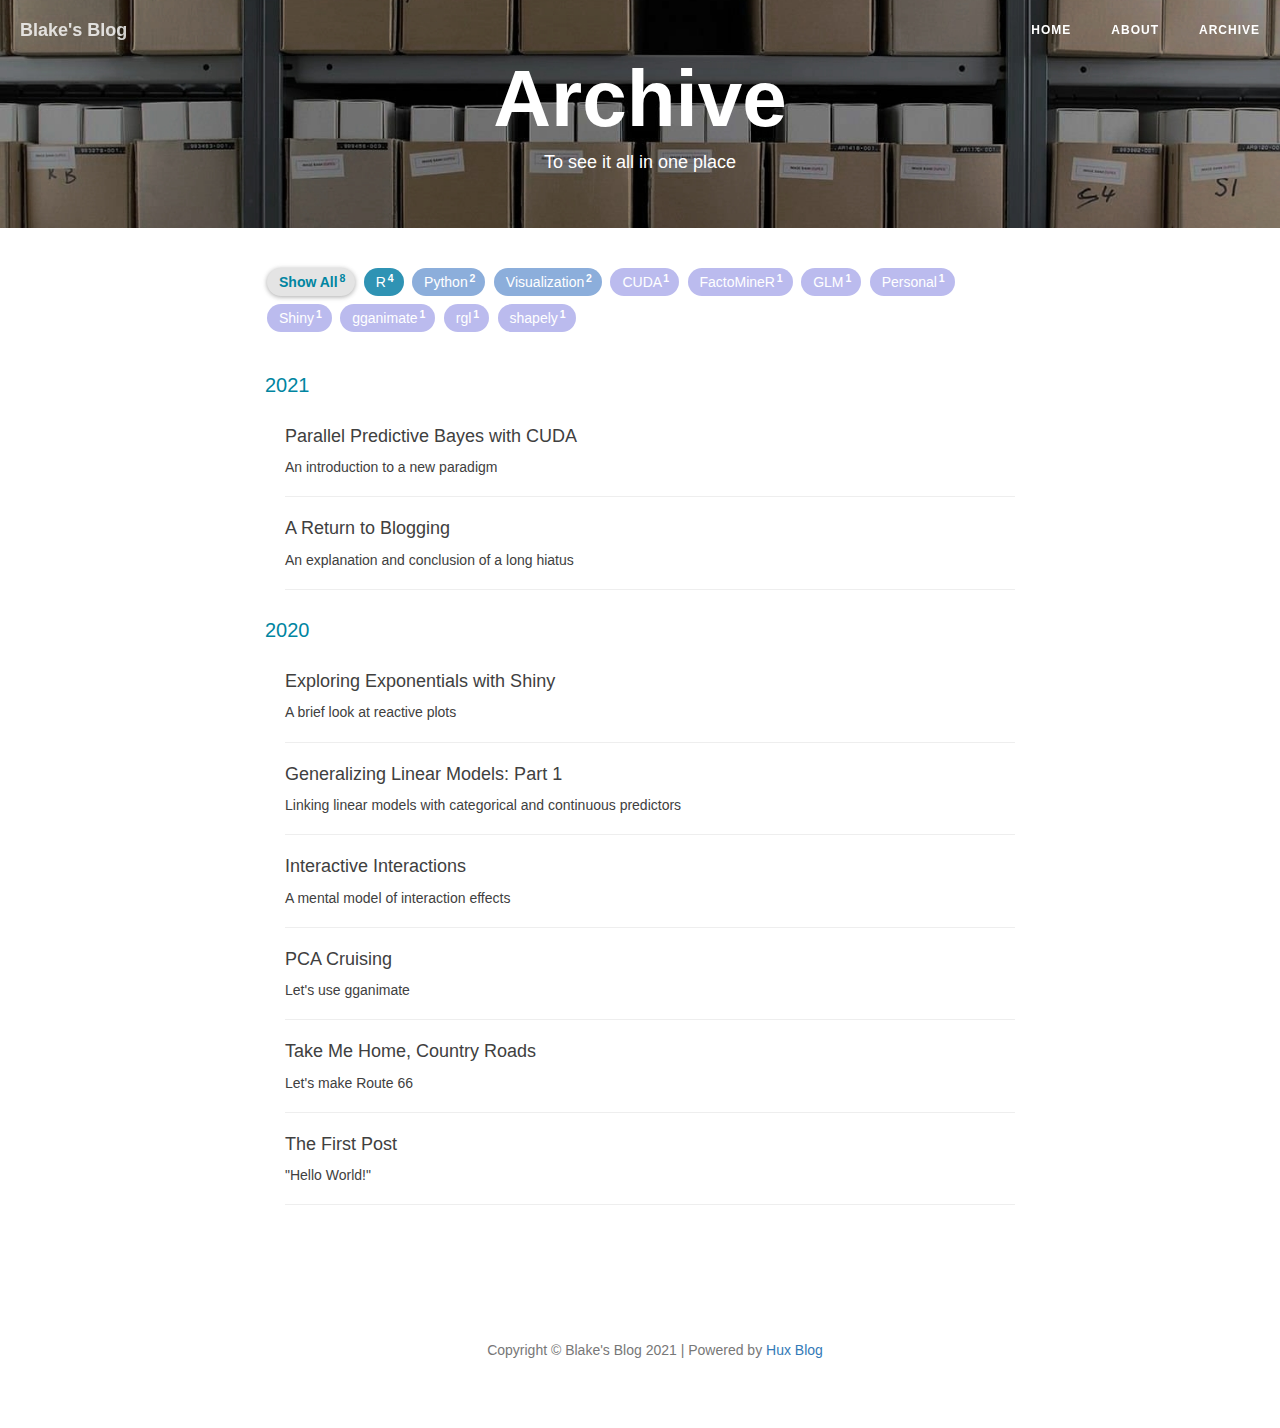
<file: archive/index.html>
<!DOCTYPE html>
<html lang="en">

<head>
    <meta charset="utf-8">
    <meta http-equiv="X-UA-Compatible" content="IE=edge">
    <meta name="google-site-verification" content="xBT4GhYoi5qRD5tr338pgPM5OWHHIDR6mNg1a3euekI" />
    <meta name="viewport" content="width=device-width, initial-scale=1, viewport-fit=cover">
    <meta name="description" content="A small blog">
    <meta name="keywords"  content="Blake Moya">
    <meta name="theme-color" content="#000000">
    
    <!-- Open Graph -->
    <meta property="og:title" content="Archive - ">
    
    <meta property="og:type" content="website">
    <meta property="og:description" content="To see it all in one place">
    
    <meta property="og:image" content="http://0.0.0.0:4000/img/avatar-indirect.jpg">
    <meta property="og:url" content="http://0.0.0.0:4000/archive/">
    <meta property="og:site_name" content="">
    
    <title>Archive</title>

    <!-- Web App Manifest -->
    <link rel="manifest" href="/pwa/manifest.json">

    <!-- Favicon -->
    <link rel="shortcut icon" href="/img/favicon.ico">
    
    <!-- Canonical URL -->
    <link rel="canonical" href="http://0.0.0.0:4000/archive/">

    <!-- Bootstrap Core CSS -->
    <link rel="stylesheet" href="/css/bootstrap.min.css">

    <!-- Custom CSS -->
    <link rel="stylesheet" href="/css/hux-blog.min.css">
    <!-- Custom highlighting -->
    <link rel="stylesheet" href="/css/rouge-base16.css">

    <!-- Custom Fonts -->
    <!-- <link href="http://maxcdn.bootstrapcdn.com/font-awesome/4.3.0/css/font-awesome.min.css" rel="stylesheet" type="text/css"> -->
    <!-- Hux change font-awesome CDN to qiniu -->
    <link href="//cdnjs.cloudflare.com/ajax/libs/font-awesome/4.6.3/css/font-awesome.min.css" rel="stylesheet" type="text/css">

    <!-- HTML5 Shim and Respond.js IE8 support of HTML5 elements and media queries -->
    <!-- WARNING: Respond.js doesn't work if you view the page via file:// -->
    <!--[if lt IE 9]>
        <script src="https://oss.maxcdn.com/libs/html5shiv/3.7.0/html5shiv.js"></script>
        <script src="https://oss.maxcdn.com/libs/respond.js/1.4.2/respond.min.js"></script>
    <![endif]-->

    <!-- ga & ba script hoook -->
    <script></script>

    <!-- add htmlwidgets files -->
    
    <!-- end htmlwidgets files -->

</head>


<!-- hack iOS CSS :active style -->
<body ontouchstart="">

    <!-- Navigation -->

<nav class="navbar navbar-default navbar-custom navbar-fixed-top">

    <div class="container-fluid">
        <!-- Brand and toggle get grouped for better mobile display -->
        <div class="navbar-header page-scroll">
            <button type="button" class="navbar-toggle">
                <span class="sr-only">Toggle navigation</span>
                <span class="icon-bar"></span>
                <span class="icon-bar"></span>
                <span class="icon-bar"></span>
            </button>
            <a class="navbar-brand" href="/">Blake's Blog</a>
        </div>

        <!-- Collect the nav links, forms, and other content for toggling -->
        <div id="huxblog_navbar">
            <div class="navbar-collapse">
                <ul class="nav navbar-nav navbar-right">
                    <li>
                        <a href="/">Home</a>
                    </li>
                    
                    
                    
                    
                    <li>
                        <a href="/about/">About</a>
                    </li>
                    
                    
                    
                    <li>
                        <a href="/archive/">Archive</a>
                    </li>
                    
                    
                    
                    
                    
                    
                    
                    
                </ul>
            </div>
        </div>
        <!-- /.navbar-collapse -->
    </div>
    <!-- /.container -->
</nav>
<script>
    // Drop Bootstarp low-performance Navbar
    // Use customize navbar with high-quality material design animation
    // in high-perf jank-free CSS3 implementation
    var $body   = document.body;
    var $toggle = document.querySelector('.navbar-toggle');
    var $navbar = document.querySelector('#huxblog_navbar');
    var $collapse = document.querySelector('.navbar-collapse');

    var __HuxNav__ = {
        close: function(){
            $navbar.className = " ";
            // wait until animation end.
            setTimeout(function(){
                // prevent frequently toggle
                if($navbar.className.indexOf('in') < 0) {
                    $collapse.style.height = "0px"
                }
            },400)
        },
        open: function(){
            $collapse.style.height = "auto"
            $navbar.className += " in";
        }
    }

    // Bind Event
    $toggle.addEventListener('click', function(e){
        if ($navbar.className.indexOf('in') > 0) {
            __HuxNav__.close()
        }else{
            __HuxNav__.open()
        }
    })

    /**
     * Since Fastclick is used to delegate 'touchstart' globally
     * to hack 300ms delay in iOS by performing a fake 'click',
     * Using 'e.stopPropagation' to stop 'touchstart' event from 
     * $toggle/$collapse will break global delegation.
     * 
     * Instead, we use a 'e.target' filter to prevent handler
     * added to document close HuxNav.  
     *
     * Also, we use 'click' instead of 'touchstart' as compromise
     */
    document.addEventListener('click', function(e){
        if(e.target == $toggle) return;
        if(e.target.className == 'icon-bar') return;
        __HuxNav__.close();
    })
</script>


    <!-- 
Credits: this page shamelessly borrowed a lot from:
https://github.com/kitian616/jekyll-TeXt-theme
-->
<!-- Page Header -->







<header class="intro-header" style="background-image: url('/img/archive-bg.jpg')">
  <div class="container">
    <div class="row">
      <div class="col-lg-8 col-lg-offset-2 col-md-10 col-md-offset-1">
        
        <div class="site-heading" id="tag-heading">
        
          <h1>Archive</h1>
          <span class="subheading">To see it all in one place</span>
        </div>
      </div>
    </div>
  </div>
</header>


<!-- Main Content -->
<div class="container">
	<div class="row">
		<div class="col-lg-8 col-lg-offset-2 col-md-10 col-md-offset-1">
			<!-- Tags (as filter) -->
			<div id='tag_cloud' class="tags tags-sup js-tags">
				<a class="tag-button--all" data-encode="">
					Show All
					<sup>8</sup>
				</a>

				
        
				
				
				
				<a data-sort="0004"
					data-encode="R"
					class="tag-button"
					title="R" rel="4">
					R
					<sup>4</sup>
				</a>
				
				<a data-sort="0006"
					data-encode="Python"
					class="tag-button"
					title="Python" rel="2">
					Python
					<sup>2</sup>
				</a>
				
				<a data-sort="0006"
					data-encode="Visualization"
					class="tag-button"
					title="Visualization" rel="2">
					Visualization
					<sup>2</sup>
				</a>
				
				<a data-sort="0007"
					data-encode="CUDA"
					class="tag-button"
					title="CUDA" rel="1">
					CUDA
					<sup>1</sup>
				</a>
				
				<a data-sort="0007"
					data-encode="FactoMineR"
					class="tag-button"
					title="FactoMineR" rel="1">
					FactoMineR
					<sup>1</sup>
				</a>
				
				<a data-sort="0007"
					data-encode="GLM"
					class="tag-button"
					title="GLM" rel="1">
					GLM
					<sup>1</sup>
				</a>
				
				<a data-sort="0007"
					data-encode="Personal"
					class="tag-button"
					title="Personal" rel="1">
					Personal
					<sup>1</sup>
				</a>
				
				<a data-sort="0007"
					data-encode="Shiny"
					class="tag-button"
					title="Shiny" rel="1">
					Shiny
					<sup>1</sup>
				</a>
				
				<a data-sort="0007"
					data-encode="gganimate"
					class="tag-button"
					title="gganimate" rel="1">
					gganimate
					<sup>1</sup>
				</a>
				
				<a data-sort="0007"
					data-encode="rgl"
					class="tag-button"
					title="rgl" rel="1">
					rgl
					<sup>1</sup>
				</a>
				
				<a data-sort="0007"
					data-encode="shapely"
					class="tag-button"
					title="shapely" rel="1">
					shapely
					<sup>1</sup>
				</a>
			</div>

            <!-- Article List -->
			<div class="mini-post-list js-result d-none"><section>
				<span class="fa listing-seperator">
					<span class="tag-text">2021</span>
				</span><div class="post-preview item" data-tags="Python,CUDA">
				    <a href="/2021/10/16/predictive-bayes/">
				        <h2 class="post-title">
                            Parallel Predictive Bayes with CUDA
				        </h2>
				        
				        <h3 class="post-subtitle">
				            An introduction to a new paradigm
				        </h3>
				        
				    </a>
					<hr>
				</div><div class="post-preview item" data-tags="Personal">
				    <a href="/2021/09/15/a-return-to-blogging/">
				        <h2 class="post-title">
                            A Return to Blogging
				        </h2>
				        
				        <h3 class="post-subtitle">
				            An explanation and conclusion of a long hiatus
				        </h3>
				        
				    </a>
					<hr>
				</div></section><section>
				<span class="fa listing-seperator">
					<span class="tag-text">2020</span>
				</span><div class="post-preview item" data-tags="R,Shiny,Visualization">
				    <a href="/2020/07/02/exponentials/">
				        <h2 class="post-title">
                            Exploring Exponentials with Shiny
				        </h2>
				        
				        <h3 class="post-subtitle">
				            A brief look at reactive plots
				        </h3>
				        
				    </a>
					<hr>
				</div><div class="post-preview item" data-tags="R,GLM,Visualization">
				    <a href="/2020/06/12/GLM1/">
				        <h2 class="post-title">
                            Generalizing Linear Models: Part 1
				        </h2>
				        
				        <h3 class="post-subtitle">
				            Linking linear models with categorical and continuous predictors
				        </h3>
				        
				    </a>
					<hr>
				</div><div class="post-preview item" data-tags="R,rgl">
				    <a href="/2020/06/01/interactive-interactions/">
				        <h2 class="post-title">
                            Interactive Interactions
				        </h2>
				        
				        <h3 class="post-subtitle">
				            A mental model of interaction effects
				        </h3>
				        
				    </a>
					<hr>
				</div><div class="post-preview item" data-tags="R,FactoMineR,gganimate">
				    <a href="/2020/05/25/pca_cruising/">
				        <h2 class="post-title">
                            PCA Cruising
				        </h2>
				        
				        <h3 class="post-subtitle">
				            Let's use gganimate
				        </h3>
				        
				    </a>
					<hr>
				</div><div class="post-preview item" data-tags="Python,shapely">
				    <a href="/2020/05/18/route-66/">
				        <h2 class="post-title">
                            Take Me Home, Country Roads
				        </h2>
				        
				        <h3 class="post-subtitle">
				            Let's make Route 66
				        </h3>
				        
				    </a>
					<hr>
				</div><div class="post-preview item" data-tags="">
				    <a href="/2020/05/11/the-first-post/">
				        <h2 class="post-title">
                            The First Post
				        </h2>
				        
				        <h3 class="post-subtitle">
				             "Hello World!"
				        </h3>
				        
				    </a>
					<hr>
				</div></section>
		</div>
	</div>
</div>


    <!-- Footer -->
<footer>
    <div class="container">
        <div class="row">
            <div class="col-lg-8 col-lg-offset-2 col-md-10 col-md-offset-1">
                <!-- SNS Link -->
                


<ul class="list-inline text-center">


  
  
  <li>
    <a href="https://twitter.com/blakeemoya" target="_blank">
      <span class="fa-stack fa-lg">
        <i class="fa fa-circle fa-stack-2x"></i>
        <i class="fa fa-twitter fa-stack-1x fa-inverse"></i>
      </span>
    </a>
  </li>
  
  
  
  
  
  <li>
    <a target="_blank" href="https://github.com/blakemoya" target="_blank">
      <span class="fa-stack fa-lg">
        <i class="fa fa-circle fa-stack-2x"></i>
        <i class="fa fa-github fa-stack-1x fa-inverse"></i>
      </span>
    </a>
  </li>
  
  
  <li>
    <a target="_blank" href="https://www.linkedin.com/in/blake-moya" target="_blank">
      <span class="fa-stack fa-lg">
        <i class="fa fa-circle fa-stack-2x"></i>
        <i class="fa fa-linkedin fa-stack-1x fa-inverse"></i>
      </span>
    </a>
  </li>
  
</ul>

                <p class="copyright text-muted">
                    Copyright &copy; Blake's Blog 2021 | Powered by <a href="http://huangxuan.me">Hux Blog</a>
                </p>
            </div>
        </div>
    </div>
</footer>

<!-- jQuery -->
<script src="/js/jquery.min.js "></script>

<!-- Bootstrap Core JavaScript -->
<!-- Currently, only navbar scroll-down effect at desktop still depends on this -->
<script src="/js/bootstrap.min.js "></script>

<!-- Custom Theme JavaScript -->
<script src="/js/hux-blog.min.js "></script>

<!-- Service Worker -->

<script src="/js/snackbar.js "></script>
<script src="/js/sw-registration.js "></script>


<!-- async load function -->
<script>
    function async(u, c) {
        var d = document, t = 'script',
            o = d.createElement(t),
            s = d.getElementsByTagName(t)[0];
        o.src = u;
        if (c) { o.addEventListener('load', function (e) { c(null, e); }, false); }
        s.parentNode.insertBefore(o, s);
    }
</script>

<!--
     Because of the native support for backtick-style fenced code blocks
     right within the Markdown is landed in Github Pages,
     From V1.6, There is no need for Highlight.js,
     so Huxblog drops it officially.

     - https://github.com/blog/2100-github-pages-now-faster-and-simpler-with-jekyll-3-0
     - https://help.github.com/articles/creating-and-highlighting-code-blocks/
     - https://github.com/jneen/rouge/wiki/list-of-supported-languages-and-lexers
-->
<!--
    <script>
        async("http://cdn.bootcss.com/highlight.js/8.6/highlight.min.js", function(){
            hljs.initHighlightingOnLoad();
        })
    </script>
    <link href="http://cdn.bootcss.com/highlight.js/8.6/styles/github.min.css" rel="stylesheet">
-->






<!-- jquery.tagcloud.js -->
<script>
    async('/js/jquery.tagcloud.js', function () {
        $.fn.tagcloud.defaults = {
            //size: {start: 1, end: 1, unit: 'em'},
            color: { start: '#bbbbee', end: '#2f93b4' },
        };
        $('#tag_cloud a').tagcloud();
    })
</script>
<script src='/js/archive.js '></script>


<!--fastClick.js -->
<script>
    async("//cdnjs.cloudflare.com/ajax/libs/fastclick/1.0.6/fastclick.min.js", function () {
        var $nav = document.querySelector("nav");
        if ($nav) FastClick.attach($nav);
    })
</script>


<!-- Google Analytics -->



<!-- Baidu Tongji -->



<!-- Side Catalog -->



<!-- Multi-Lingual -->



<!-- Image to hack wechat -->
<!-- <img src="/img/icon_wechat.png" width="0" height="0" /> -->
<!-- Migrate from head to bottom, no longer block render and still work -->

</body>

</html>
</file>
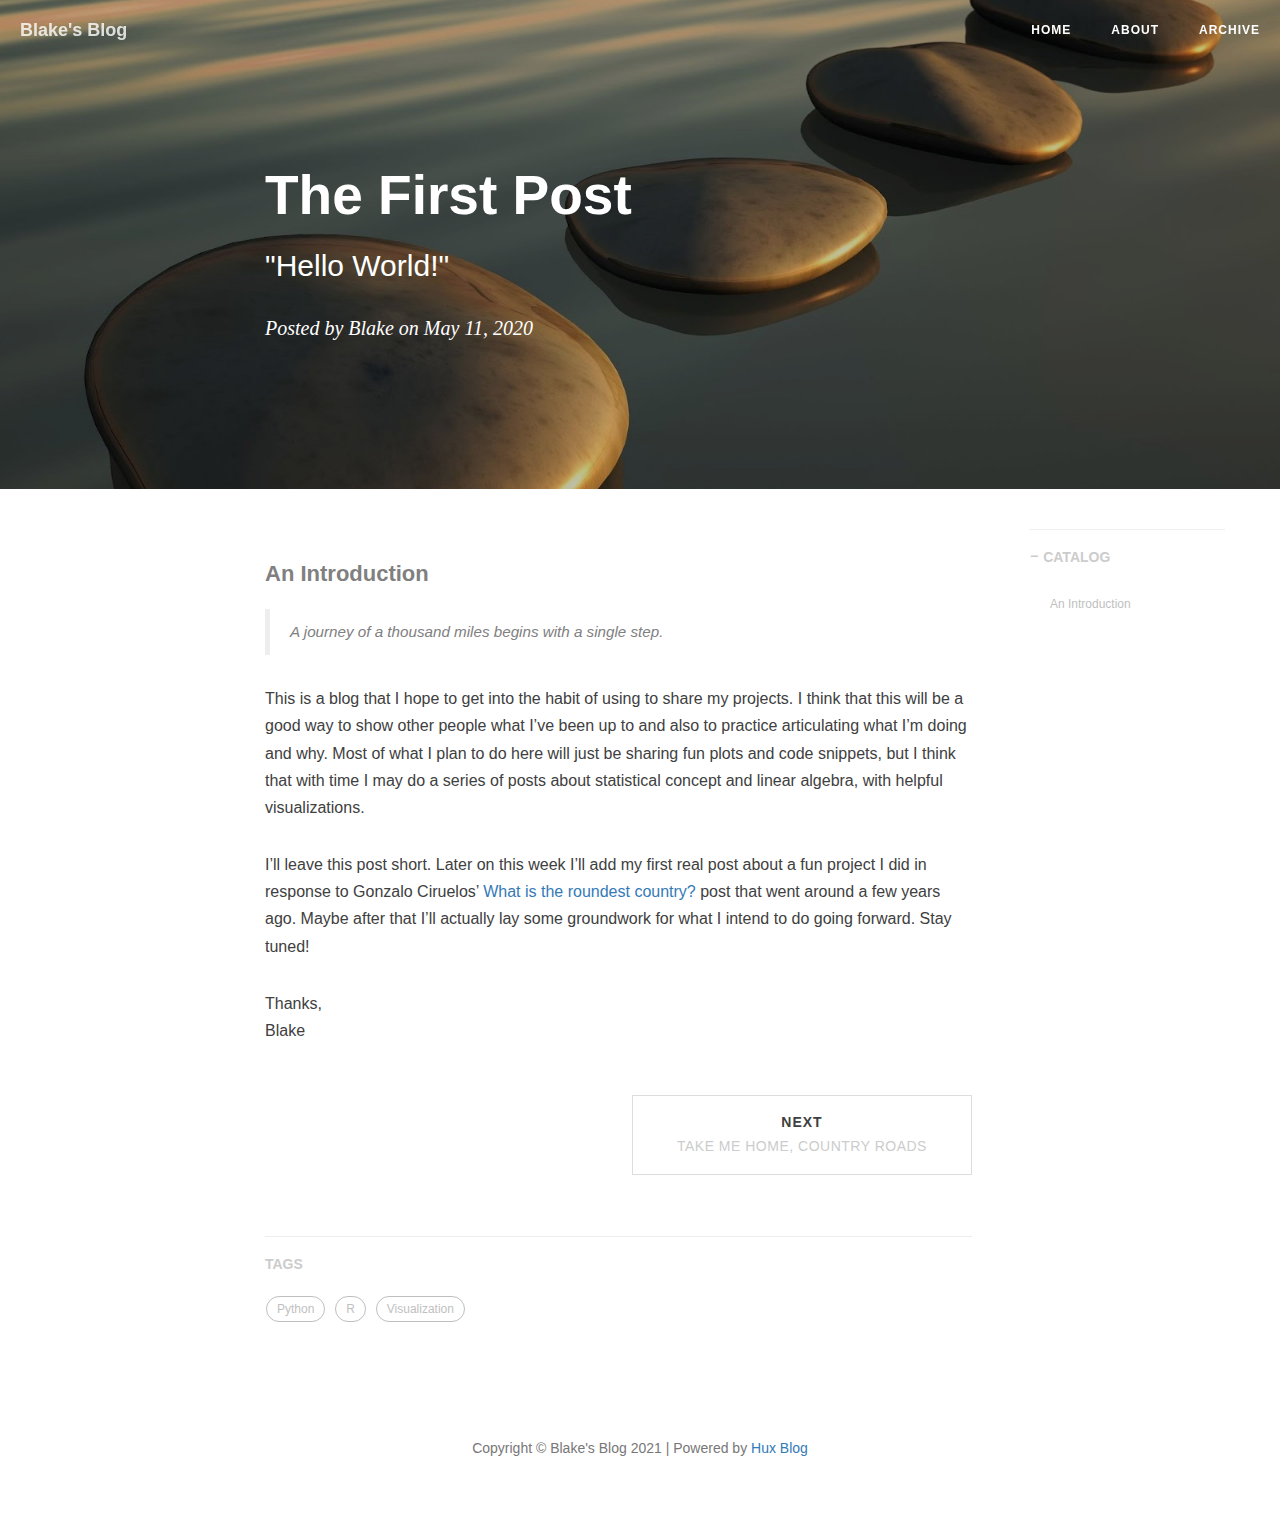
<file: 2020/05/11/the-first-post/index.html>
<!DOCTYPE html>
<html lang="en">

<head>
    <meta charset="utf-8">
    <meta http-equiv="X-UA-Compatible" content="IE=edge">
    <meta name="google-site-verification" content="xBT4GhYoi5qRD5tr338pgPM5OWHHIDR6mNg1a3euekI" />
    <meta name="viewport" content="width=device-width, initial-scale=1, viewport-fit=cover">
    <meta name="description" content="A small blog">
    <meta name="keywords"  content="Blake Moya">
    <meta name="theme-color" content="#000000">
    
    <!-- Open Graph -->
    <meta property="og:title" content="The First Post - ">
    
    <meta property="og:type" content="article">
    <meta property="og:description" content="An Introduction
">
    
    <meta property="article:published_time" content="2020-05-11T00:00:00Z">
    
    
    <meta property="article:author" content="Blake">
    
    
    
    <meta property="og:image" content="http://0.0.0.0:4000/img/avatar-indirect.jpg">
    <meta property="og:url" content="http://0.0.0.0:4000/2020/05/11/the-first-post/">
    <meta property="og:site_name" content="">
    
    <title>The First Post</title>

    <!-- Web App Manifest -->
    <link rel="manifest" href="/pwa/manifest.json">

    <!-- Favicon -->
    <link rel="shortcut icon" href="/img/favicon.ico">
    
    <!-- Canonical URL -->
    <link rel="canonical" href="http://0.0.0.0:4000/2020/05/11/the-first-post/">

    <!-- Bootstrap Core CSS -->
    <link rel="stylesheet" href="/css/bootstrap.min.css">

    <!-- Custom CSS -->
    <link rel="stylesheet" href="/css/hux-blog.min.css">
    <!-- Custom highlighting -->
    <link rel="stylesheet" href="/css/rouge-base16.css">

    <!-- Custom Fonts -->
    <!-- <link href="http://maxcdn.bootstrapcdn.com/font-awesome/4.3.0/css/font-awesome.min.css" rel="stylesheet" type="text/css"> -->
    <!-- Hux change font-awesome CDN to qiniu -->
    <link href="//cdnjs.cloudflare.com/ajax/libs/font-awesome/4.6.3/css/font-awesome.min.css" rel="stylesheet" type="text/css">

    <!-- HTML5 Shim and Respond.js IE8 support of HTML5 elements and media queries -->
    <!-- WARNING: Respond.js doesn't work if you view the page via file:// -->
    <!--[if lt IE 9]>
        <script src="https://oss.maxcdn.com/libs/html5shiv/3.7.0/html5shiv.js"></script>
        <script src="https://oss.maxcdn.com/libs/respond.js/1.4.2/respond.min.js"></script>
    <![endif]-->

    <!-- ga & ba script hoook -->
    <script></script>

    <!-- add htmlwidgets files -->
    
    <!-- end htmlwidgets files -->

</head>


<!-- hack iOS CSS :active style -->
<body ontouchstart="">

    <!-- Navigation -->

<nav class="navbar navbar-default navbar-custom navbar-fixed-top">

    <div class="container-fluid">
        <!-- Brand and toggle get grouped for better mobile display -->
        <div class="navbar-header page-scroll">
            <button type="button" class="navbar-toggle">
                <span class="sr-only">Toggle navigation</span>
                <span class="icon-bar"></span>
                <span class="icon-bar"></span>
                <span class="icon-bar"></span>
            </button>
            <a class="navbar-brand" href="/">Blake's Blog</a>
        </div>

        <!-- Collect the nav links, forms, and other content for toggling -->
        <div id="huxblog_navbar">
            <div class="navbar-collapse">
                <ul class="nav navbar-nav navbar-right">
                    <li>
                        <a href="/">Home</a>
                    </li>
                    
                    
                    
                    
                    <li>
                        <a href="/about/">About</a>
                    </li>
                    
                    
                    
                    <li>
                        <a href="/archive/">Archive</a>
                    </li>
                    
                    
                    
                    
                    
                    
                    
                    
                </ul>
            </div>
        </div>
        <!-- /.navbar-collapse -->
    </div>
    <!-- /.container -->
</nav>
<script>
    // Drop Bootstarp low-performance Navbar
    // Use customize navbar with high-quality material design animation
    // in high-perf jank-free CSS3 implementation
    var $body   = document.body;
    var $toggle = document.querySelector('.navbar-toggle');
    var $navbar = document.querySelector('#huxblog_navbar');
    var $collapse = document.querySelector('.navbar-collapse');

    var __HuxNav__ = {
        close: function(){
            $navbar.className = " ";
            // wait until animation end.
            setTimeout(function(){
                // prevent frequently toggle
                if($navbar.className.indexOf('in') < 0) {
                    $collapse.style.height = "0px"
                }
            },400)
        },
        open: function(){
            $collapse.style.height = "auto"
            $navbar.className += " in";
        }
    }

    // Bind Event
    $toggle.addEventListener('click', function(e){
        if ($navbar.className.indexOf('in') > 0) {
            __HuxNav__.close()
        }else{
            __HuxNav__.open()
        }
    })

    /**
     * Since Fastclick is used to delegate 'touchstart' globally
     * to hack 300ms delay in iOS by performing a fake 'click',
     * Using 'e.stopPropagation' to stop 'touchstart' event from 
     * $toggle/$collapse will break global delegation.
     * 
     * Instead, we use a 'e.target' filter to prevent handler
     * added to document close HuxNav.  
     *
     * Also, we use 'click' instead of 'touchstart' as compromise
     */
    document.addEventListener('click', function(e){
        if(e.target == $toggle) return;
        if(e.target.className == 'icon-bar') return;
        __HuxNav__.close();
    })
</script>


    <!-- Image to hack wechat -->
<!-- <img src="/img/icon_wechat.png" width="0" height="0"> -->
<!-- <img src="/img/in-post/post-the-first-post/bg-the-first-post.jpg" width="0" height="0"> -->

<!-- Post Header -->



<style type="text/css">
    header.intro-header{
        position: relative;
        background-image: url('/img/in-post/post-the-first-post/bg-the-first-post.jpg');
        background: ;
    }

    
</style>

<header class="intro-header" >

    <div class="header-mask"></div>
    
    <div class="container">
        <div class="row">
            <div class="col-lg-8 col-lg-offset-2 col-md-10 col-md-offset-1">
                <div class="post-heading">
                    <div class="tags">
                        
                    </div>
                    <h1>The First Post</h1>
                    
                    <h2 class="subheading"> "Hello World!"</h2>
                    <span class="meta">Posted by Blake on May 11, 2020</span>
                </div>
            </div>
        </div>
    </div>
</header>






<!-- Post Content -->
<article>
    <div class="container">
        <div class="row">

    <!-- Post Container -->
            <div class="
                col-lg-8 col-lg-offset-2
                col-md-10 col-md-offset-1
                post-container">

                <!-- Multi-Lingual -->
                

				<h4 id="an-introduction">An Introduction</h4>

<blockquote>
  <p>A journey of a thousand miles begins with a single step.</p>
</blockquote>

<p>This is a blog that I hope to get into the habit of using to share my projects. I think that this will be a good way to show other people what I’ve been up to and also to practice articulating what I’m doing and why. Most of what I plan to do here will just be sharing fun plots and code snippets, but I think that with time I may do a series of posts about statistical concept and linear algebra, with helpful visualizations.</p>

<p>I’ll leave this post short. Later on this week I’ll add my first real post about a fun project I did in response to Gonzalo Ciruelos’ <a href="https://gciruelos.com/what-is-the-roundest-country.html">What is the roundest country?</a> post that went around a few years ago. Maybe after that I’ll actually lay some groundwork for what I intend to do going forward. Stay tuned!</p>

<p>Thanks,<br />
Blake</p>


                <hr style="visibility: hidden;">
                <ul class="pager">
                    
                    
                    <li class="next">
                        <a href="/2020/05/18/route-66/" data-toggle="tooltip" data-placement="top" title="Take Me Home, Country Roads">
                        Next<br>
                        <span>Take Me Home, Country Roads</span>
                        </a>
                    </li>
                    
                </ul>
                <hr style="visibility: hidden;">

                
                <!-- disqus 评论框 start -->
                <div class="comment">
                    <div id="disqus_thread" class="disqus-thread"></div>
                </div>
                <!-- disqus 评论框 end -->
                

                
            </div>  

    <!-- Side Catalog Container -->
        
            <div class="
                col-lg-2 col-lg-offset-0
                visible-lg-block
                sidebar-container
                catalog-container">
                <div class="side-catalog">
                    <hr class="hidden-sm hidden-xs">
                    <h5>
                        <a class="catalog-toggle" href="#">CATALOG</a>
                    </h5>
                    <ul class="catalog-body"></ul>
                </div>
            </div>
        

    <!-- Sidebar Container -->
            <div class="
                col-lg-8 col-lg-offset-2
                col-md-10 col-md-offset-1
                sidebar-container">

                <!-- Featured Tags -->
                


<section>
    
        <hr class="hidden-sm hidden-xs">
    
    <h5><a href="/archive/">TAGS</a></h5>
    <div class="tags">
        
        
        
        
        
        
                <a data-sort="0006" 
                    href="/archive/?tag=Python"
                    title="Python"
                    rel="2">Python</a>
        
                <a data-sort="0004" 
                    href="/archive/?tag=R"
                    title="R"
                    rel="4">R</a>
        
                <a data-sort="0006" 
                    href="/archive/?tag=Visualization"
                    title="Visualization"
                    rel="2">Visualization</a>
    </div>
</section>


                <!-- Friends Blog -->
                
            </div>
        </div>
    </div>
</article>

<!-- add support for mathjax by voleking-->






<!-- disqus 公共JS代码 start (一个网页只需插入一次) -->
<script type="text/javascript">
    /* * * CONFIGURATION VARIABLES * * */
    var disqus_shortname = "blakemoya";
    var disqus_identifier = "/2020/05/11/the-first-post";
    var disqus_url = "http://0.0.0.0:4000/2020/05/11/the-first-post/";

    (function() {
        var dsq = document.createElement('script'); dsq.type = 'text/javascript'; dsq.async = true;
        dsq.src = '//' + disqus_shortname + '.disqus.com/embed.js';
        (document.getElementsByTagName('head')[0] || document.getElementsByTagName('body')[0]).appendChild(dsq);
    })();
</script>
<!-- disqus 公共JS代码 end -->




<!-- async load function -->
<script>
    function async(u, c) {
      var d = document, t = 'script',
          o = d.createElement(t),
          s = d.getElementsByTagName(t)[0];
      o.src = u;
      if (c) { o.addEventListener('load', function (e) { c(null, e); }, false); }
      s.parentNode.insertBefore(o, s);
    }
</script>
<!-- anchor-js, Doc:http://bryanbraun.github.io/anchorjs/ -->
<script>
    async("//cdnjs.cloudflare.com/ajax/libs/anchor-js/1.1.1/anchor.min.js",function(){
        anchors.options = {
          visible: 'hover',
          placement: 'right',
          // icon: '#'
        };
        anchors.add().remove('.intro-header h1').remove('.subheading').remove('.sidebar-container h5');
    })
</script>
<style>
    /* place left on bigger screen */
    @media all and (min-width: 800px) {
        .anchorjs-link{
            position: absolute;
            left: -0.75em;
            font-size: 1.1em;
            margin-top : -0.1em;
        }
    }
</style>



    <!-- Footer -->
<footer>
    <div class="container">
        <div class="row">
            <div class="col-lg-8 col-lg-offset-2 col-md-10 col-md-offset-1">
                <!-- SNS Link -->
                


<ul class="list-inline text-center">


  
  
  <li>
    <a href="https://twitter.com/blakeemoya" target="_blank">
      <span class="fa-stack fa-lg">
        <i class="fa fa-circle fa-stack-2x"></i>
        <i class="fa fa-twitter fa-stack-1x fa-inverse"></i>
      </span>
    </a>
  </li>
  
  
  
  
  
  <li>
    <a target="_blank" href="https://github.com/blakemoya" target="_blank">
      <span class="fa-stack fa-lg">
        <i class="fa fa-circle fa-stack-2x"></i>
        <i class="fa fa-github fa-stack-1x fa-inverse"></i>
      </span>
    </a>
  </li>
  
  
  <li>
    <a target="_blank" href="https://www.linkedin.com/in/blake-moya" target="_blank">
      <span class="fa-stack fa-lg">
        <i class="fa fa-circle fa-stack-2x"></i>
        <i class="fa fa-linkedin fa-stack-1x fa-inverse"></i>
      </span>
    </a>
  </li>
  
</ul>

                <p class="copyright text-muted">
                    Copyright &copy; Blake's Blog 2021 | Powered by <a href="http://huangxuan.me">Hux Blog</a>
                </p>
            </div>
        </div>
    </div>
</footer>

<!-- jQuery -->
<script src="/js/jquery.min.js "></script>

<!-- Bootstrap Core JavaScript -->
<!-- Currently, only navbar scroll-down effect at desktop still depends on this -->
<script src="/js/bootstrap.min.js "></script>

<!-- Custom Theme JavaScript -->
<script src="/js/hux-blog.min.js "></script>

<!-- Service Worker -->

<script src="/js/snackbar.js "></script>
<script src="/js/sw-registration.js "></script>


<!-- async load function -->
<script>
    function async(u, c) {
        var d = document, t = 'script',
            o = d.createElement(t),
            s = d.getElementsByTagName(t)[0];
        o.src = u;
        if (c) { o.addEventListener('load', function (e) { c(null, e); }, false); }
        s.parentNode.insertBefore(o, s);
    }
</script>

<!--
     Because of the native support for backtick-style fenced code blocks
     right within the Markdown is landed in Github Pages,
     From V1.6, There is no need for Highlight.js,
     so Huxblog drops it officially.

     - https://github.com/blog/2100-github-pages-now-faster-and-simpler-with-jekyll-3-0
     - https://help.github.com/articles/creating-and-highlighting-code-blocks/
     - https://github.com/jneen/rouge/wiki/list-of-supported-languages-and-lexers
-->
<!--
    <script>
        async("http://cdn.bootcss.com/highlight.js/8.6/highlight.min.js", function(){
            hljs.initHighlightingOnLoad();
        })
    </script>
    <link href="http://cdn.bootcss.com/highlight.js/8.6/styles/github.min.css" rel="stylesheet">
-->







<!--fastClick.js -->
<script>
    async("//cdnjs.cloudflare.com/ajax/libs/fastclick/1.0.6/fastclick.min.js", function () {
        var $nav = document.querySelector("nav");
        if ($nav) FastClick.attach($nav);
    })
</script>


<!-- Google Analytics -->



<!-- Baidu Tongji -->



<!-- Side Catalog -->

<script type="text/javascript">
    function generateCatalog(selector) {

        // interop with multilangual 
        if ('' == 'true') {
            _containerSelector = 'div.post-container.active'
        } else {
            _containerSelector = 'div.post-container'
        }

        // init
        var P = $(_containerSelector), a, n, t, l, i, c;
        a = P.find('h1,h2,h3,h4,h5,h6');

        // clean
        $(selector).html('')

        // appending
        a.each(function () {
            n = $(this).prop('tagName').toLowerCase();
            i = "#" + $(this).prop('id');
            t = $(this).text();
            c = $('<a href="' + i + '" rel="nofollow">' + t + '</a>');
            l = $('<li class="' + n + '_nav"></li>').append(c);
            $(selector).append(l);
        });
        return true;
    }

    generateCatalog(".catalog-body");

    // toggle side catalog
    $(".catalog-toggle").click((function (e) {
        e.preventDefault();
        $('.side-catalog').toggleClass("fold")
    }))

    /*
     * Doc: https://github.com/davist11/jQuery-One-Page-Nav
     * Fork by Hux to support padding
     */
    async("/js/jquery.nav.js", function () {
        $('.catalog-body').onePageNav({
            currentClass: "active",
            changeHash: !1,
            easing: "swing",
            filter: "",
            scrollSpeed: 700,
            scrollOffset: 0,
            scrollThreshold: .2,
            begin: null,
            end: null,
            scrollChange: null,
            padding: 80
        });
    });
</script>



<!-- Multi-Lingual -->



<!-- Image to hack wechat -->
<!-- <img src="/img/icon_wechat.png" width="0" height="0" /> -->
<!-- Migrate from head to bottom, no longer block render and still work -->

</body>

</html>
</file>
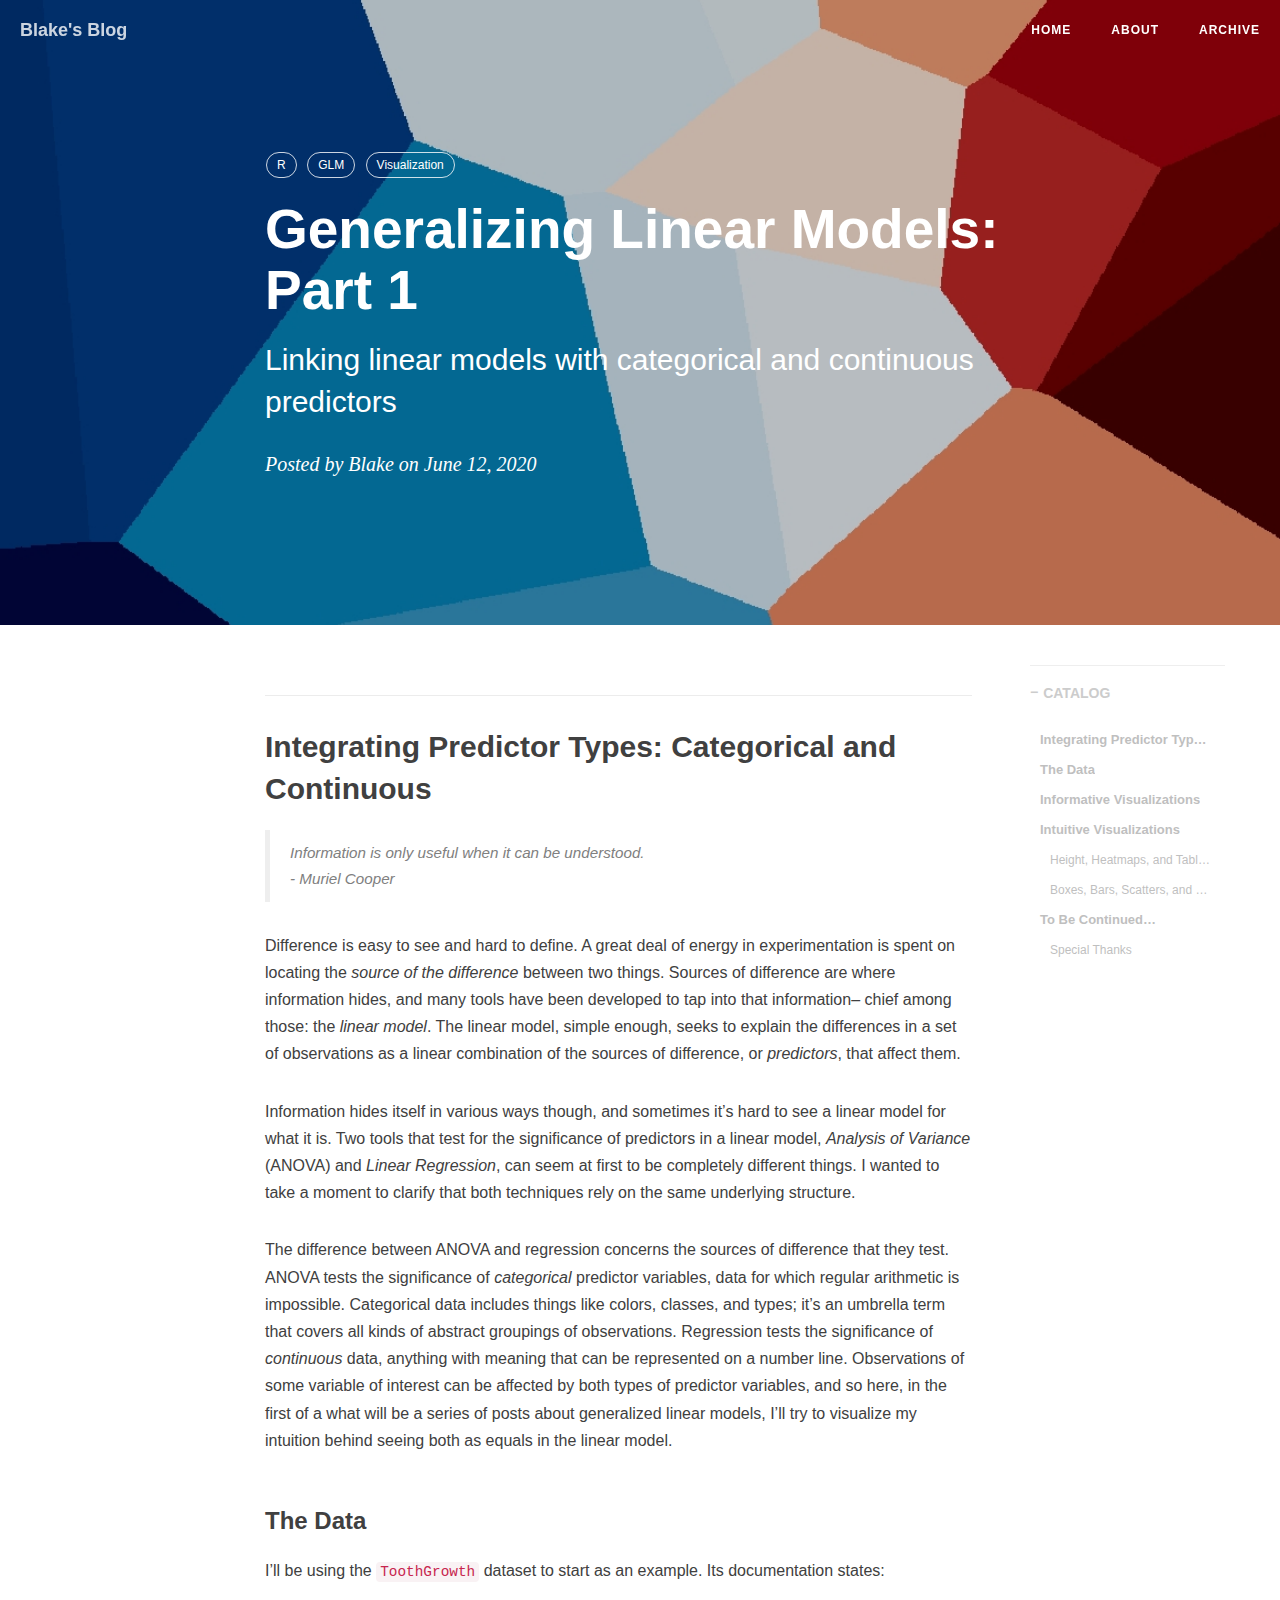
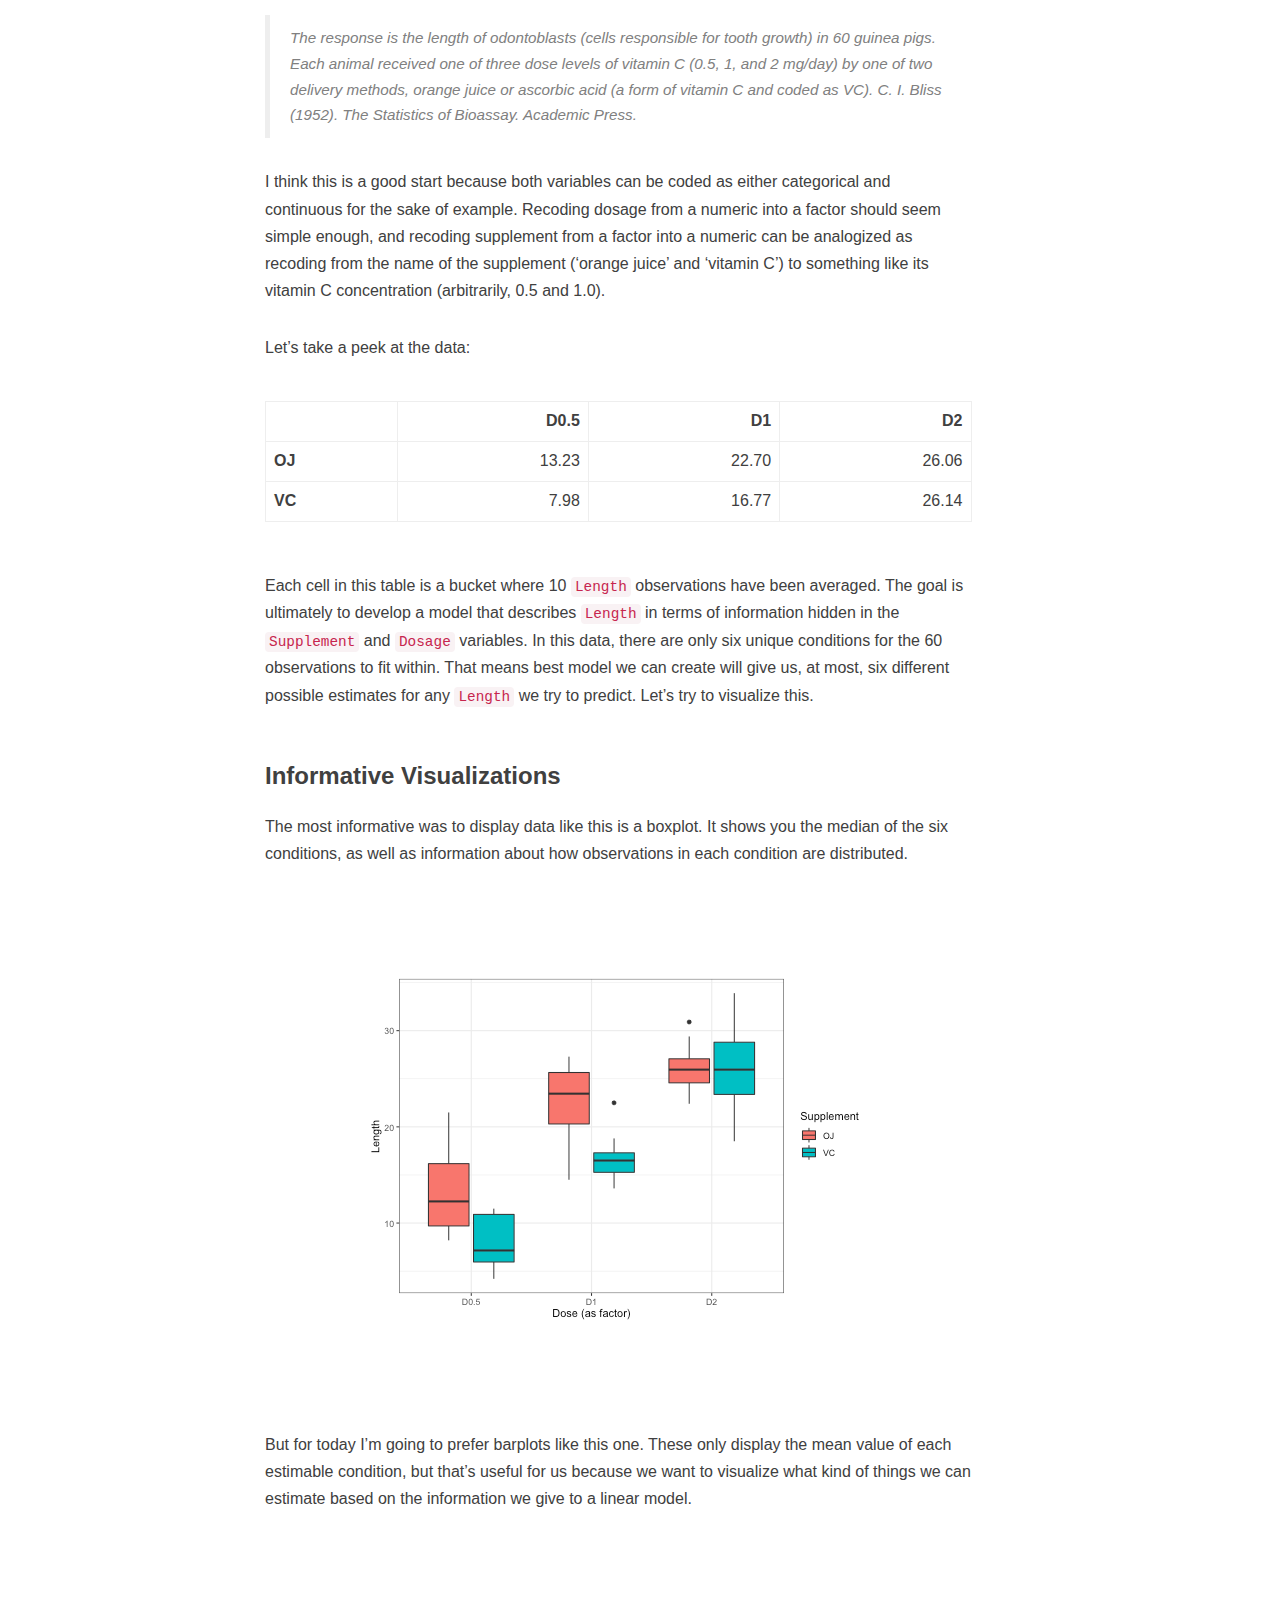
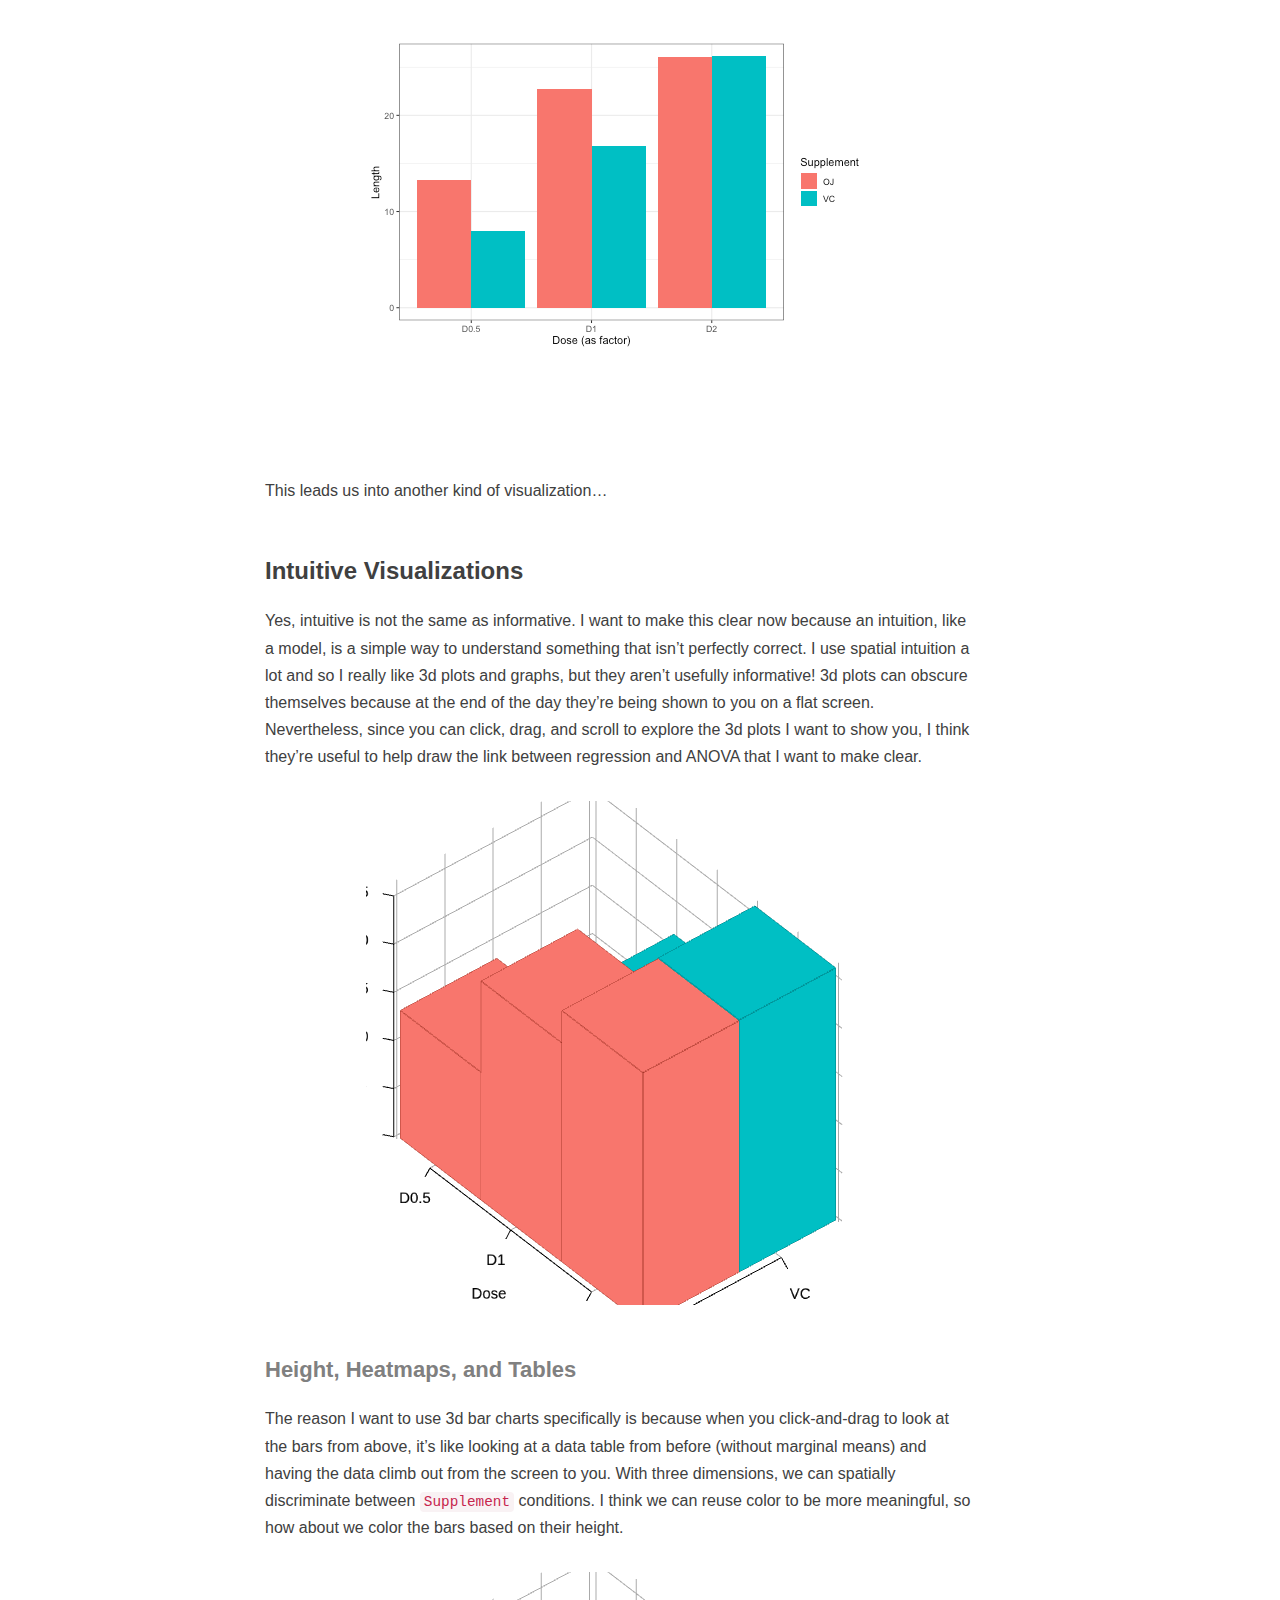
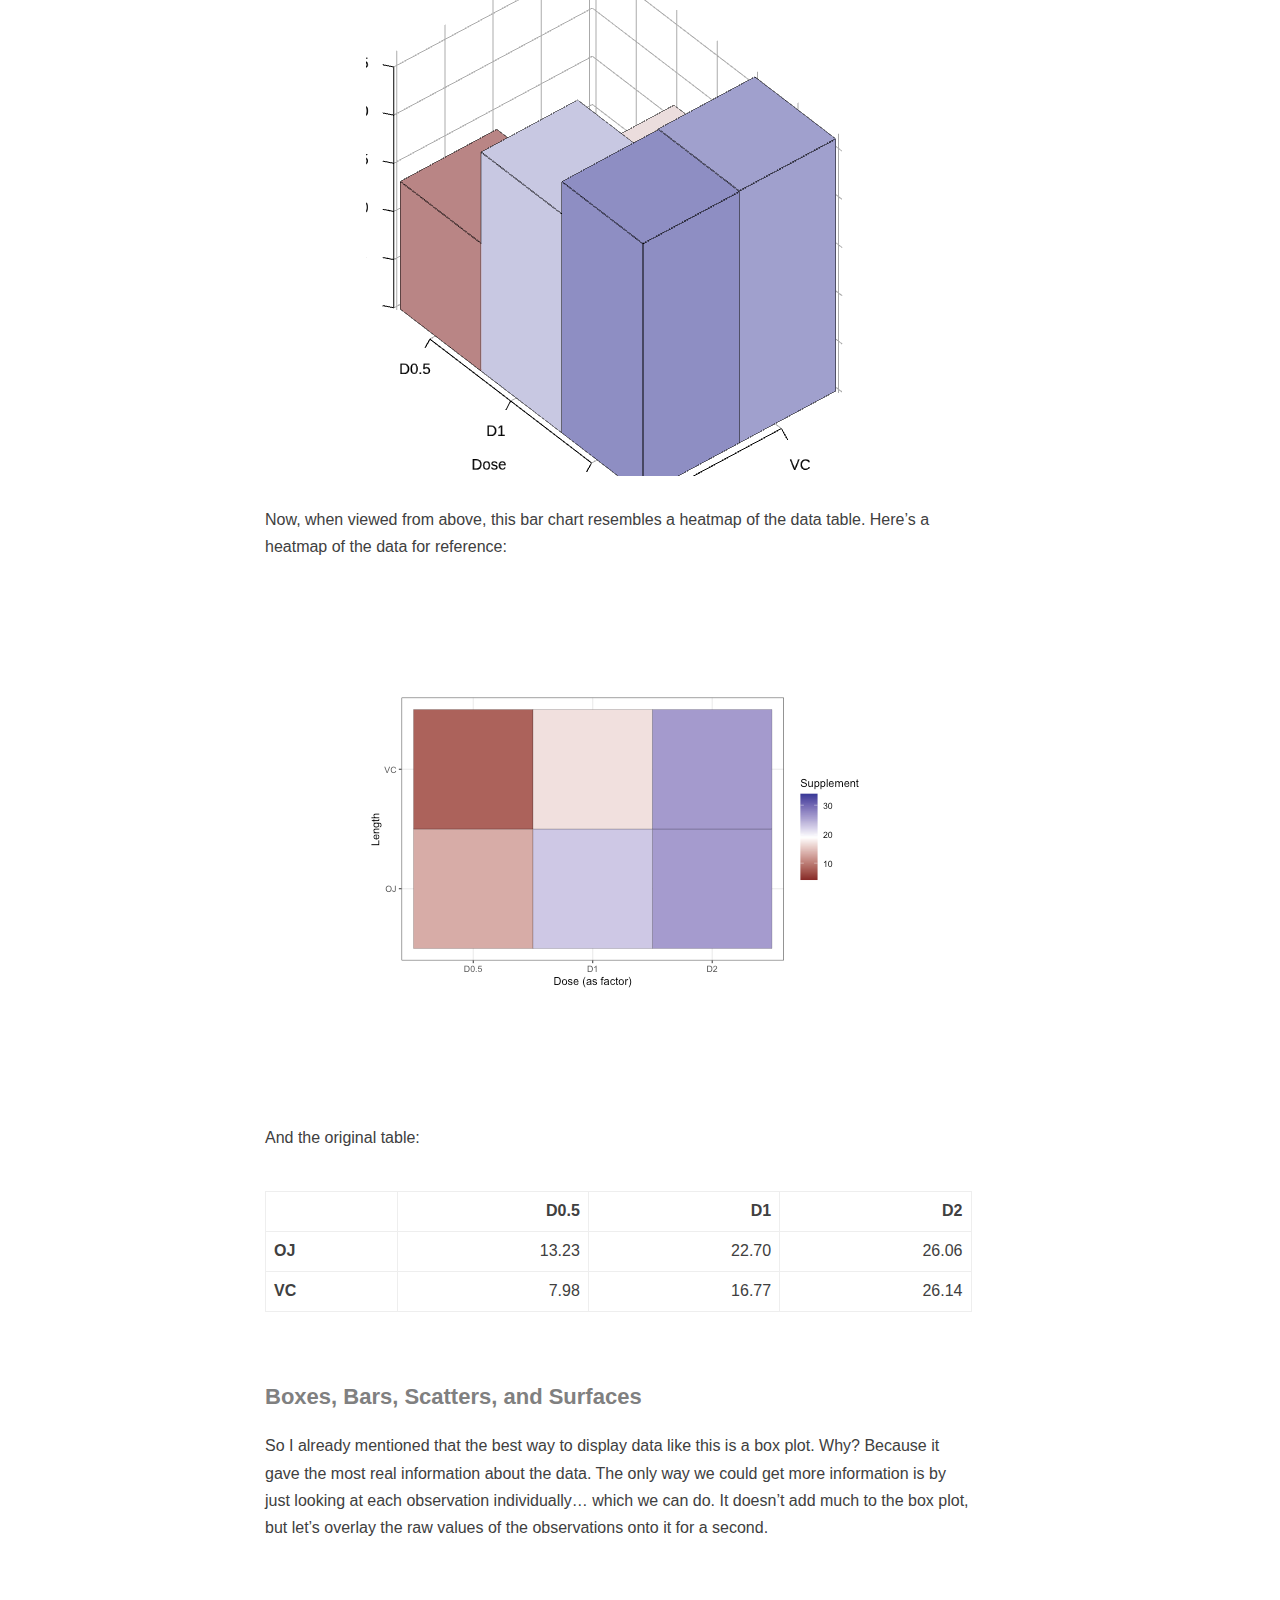
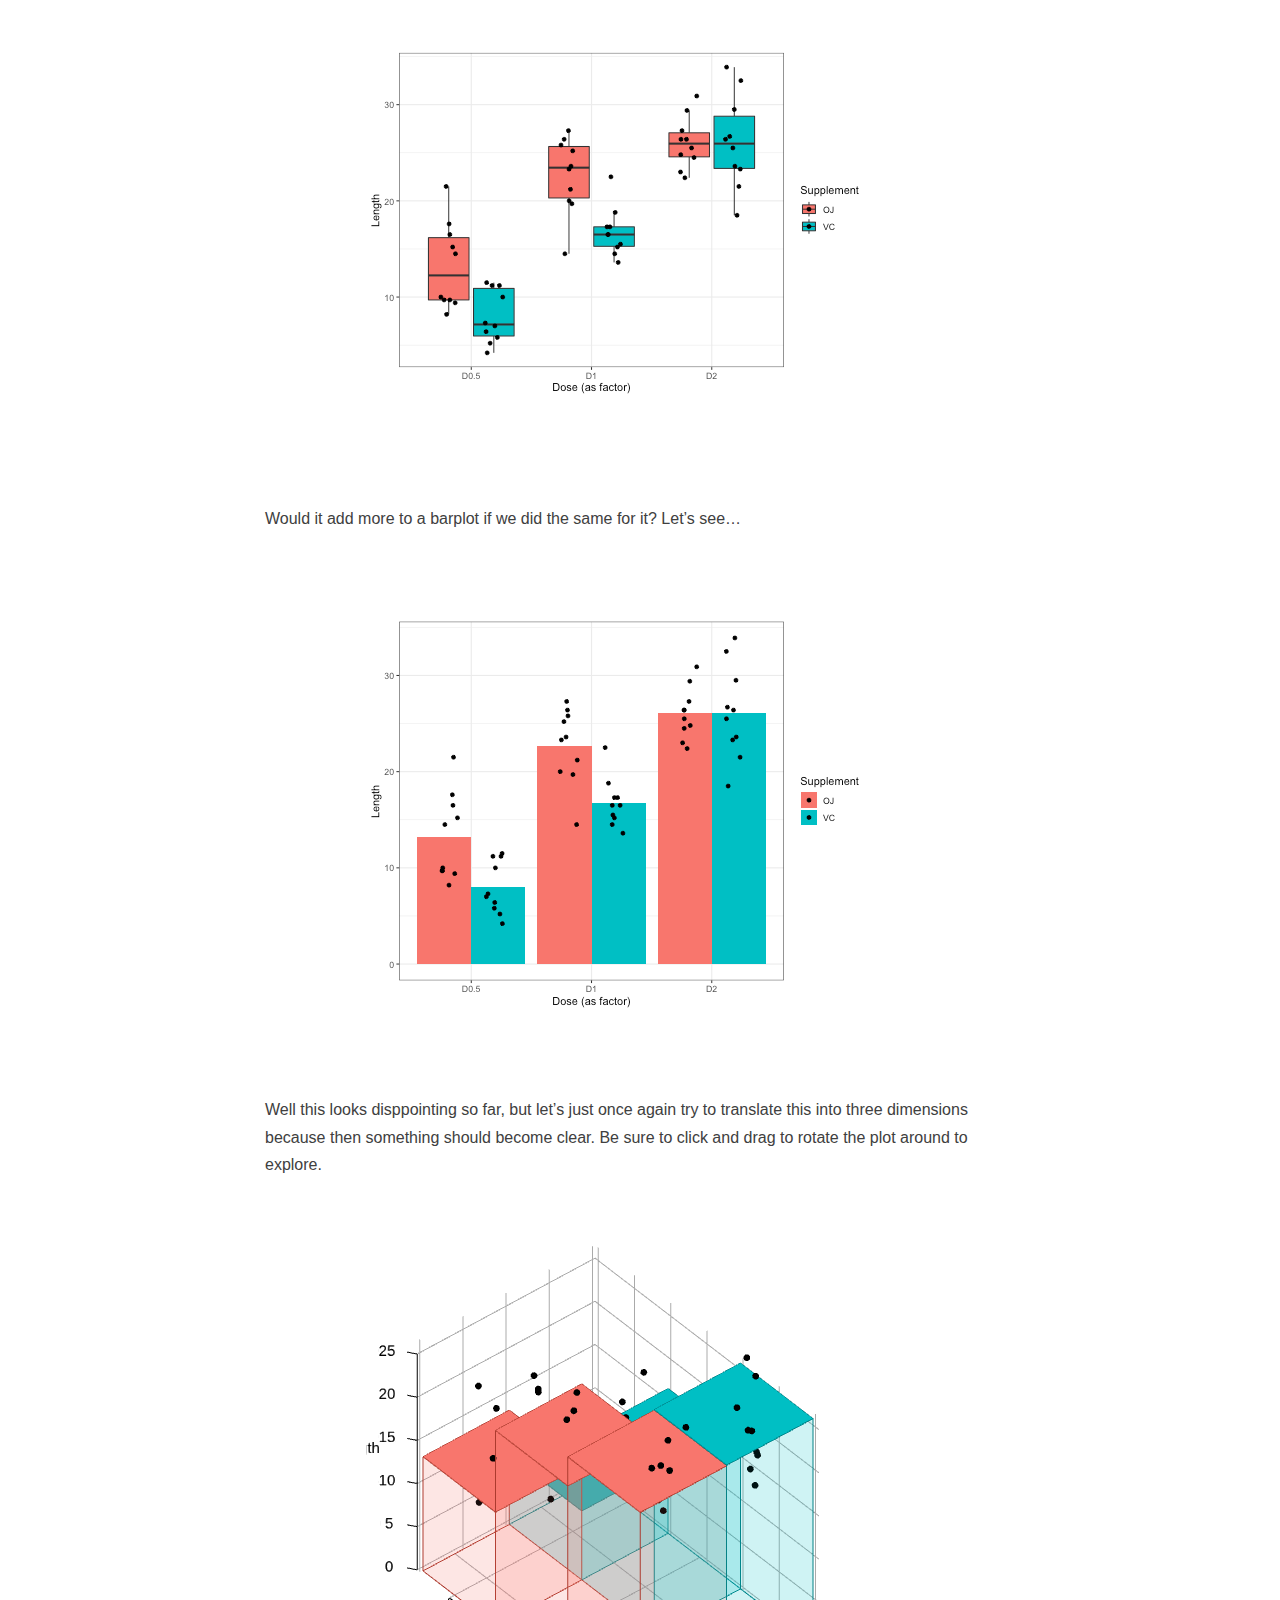
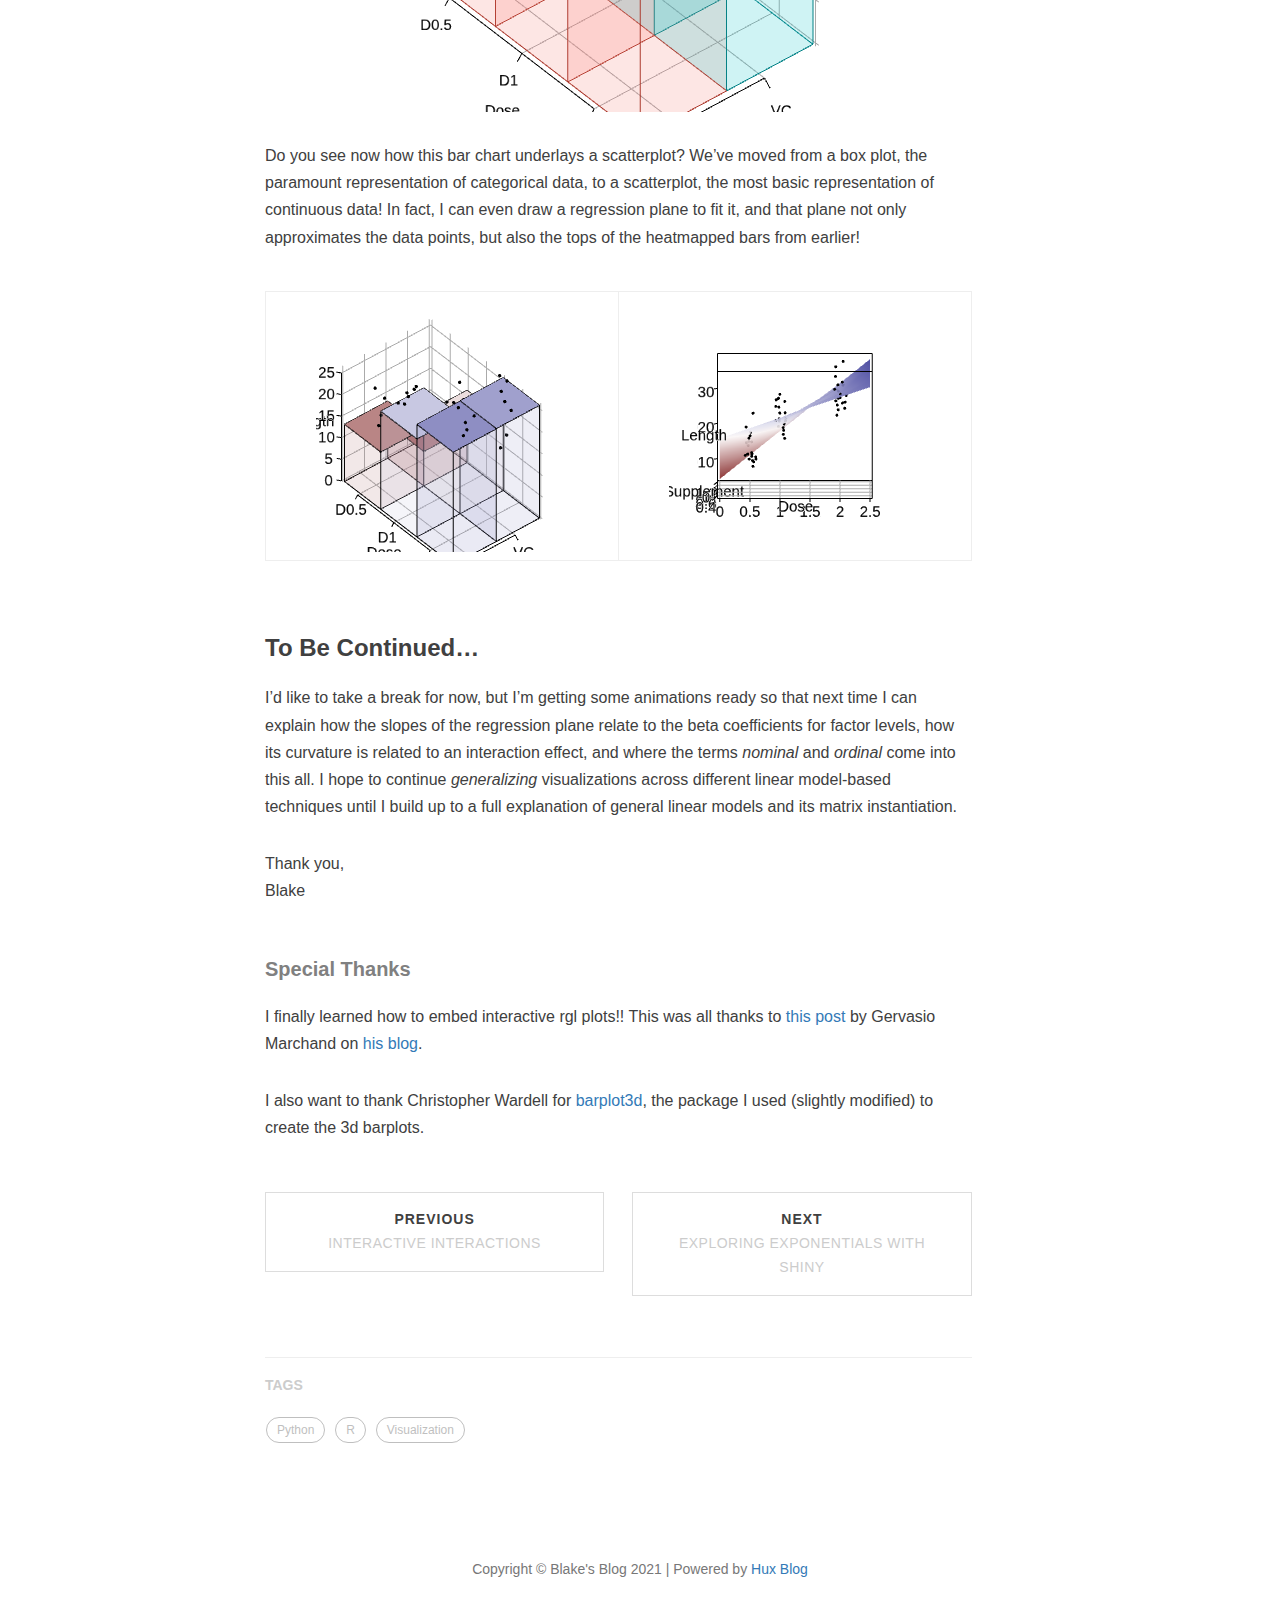
<file: 2020/06/12/GLM1/index.html>
<!DOCTYPE html>
<html lang="en">

<head>
    <meta charset="utf-8">
    <meta http-equiv="X-UA-Compatible" content="IE=edge">
    <meta name="google-site-verification" content="xBT4GhYoi5qRD5tr338pgPM5OWHHIDR6mNg1a3euekI" />
    <meta name="viewport" content="width=device-width, initial-scale=1, viewport-fit=cover">
    <meta name="description" content="A small blog">
    <meta name="keywords"  content="Blake Moya">
    <meta name="theme-color" content="#000000">
    
    <!-- Open Graph -->
    <meta property="og:title" content="Generalizing Linear Models: Part 1 - ">
    
    <meta property="og:type" content="article">
    <meta property="og:description" content="Integrating Predictor Types: Categorical and Continuous
">
    
    <meta property="article:published_time" content="2020-06-12T00:00:00Z">
    
    
    <meta property="article:author" content="Blake">
    
    
    <meta property="article:tag" content="R">
    
    <meta property="article:tag" content="GLM">
    
    <meta property="article:tag" content="Visualization">
    
    
    <meta property="og:image" content="http://0.0.0.0:4000/img/avatar-indirect.jpg">
    <meta property="og:url" content="http://0.0.0.0:4000/2020/06/12/GLM1/">
    <meta property="og:site_name" content="">
    
    <title>Generalizing Linear Models: Part 1</title>

    <!-- Web App Manifest -->
    <link rel="manifest" href="/pwa/manifest.json">

    <!-- Favicon -->
    <link rel="shortcut icon" href="/img/favicon.ico">
    
    <!-- Canonical URL -->
    <link rel="canonical" href="http://0.0.0.0:4000/2020/06/12/GLM1/">

    <!-- Bootstrap Core CSS -->
    <link rel="stylesheet" href="/css/bootstrap.min.css">

    <!-- Custom CSS -->
    <link rel="stylesheet" href="/css/hux-blog.min.css">
    <!-- Custom highlighting -->
    <link rel="stylesheet" href="/css/rouge-base16.css">

    <!-- Custom Fonts -->
    <!-- <link href="http://maxcdn.bootstrapcdn.com/font-awesome/4.3.0/css/font-awesome.min.css" rel="stylesheet" type="text/css"> -->
    <!-- Hux change font-awesome CDN to qiniu -->
    <link href="//cdnjs.cloudflare.com/ajax/libs/font-awesome/4.6.3/css/font-awesome.min.css" rel="stylesheet" type="text/css">

    <!-- HTML5 Shim and Respond.js IE8 support of HTML5 elements and media queries -->
    <!-- WARNING: Respond.js doesn't work if you view the page via file:// -->
    <!--[if lt IE 9]>
        <script src="https://oss.maxcdn.com/libs/html5shiv/3.7.0/html5shiv.js"></script>
        <script src="https://oss.maxcdn.com/libs/respond.js/1.4.2/respond.min.js"></script>
    <![endif]-->

    <!-- ga & ba script hoook -->
    <script></script>

    <!-- add htmlwidgets files -->
    
    
    <script src="/htmlwidgets_deps/htmlwidgets-1.5.1/htmlwidgets.js"></script>
<link href="/htmlwidgets_deps/rglwidgetClass-2/rgl.css" rel="stylesheet" />
<script src="/htmlwidgets_deps/rglwidgetClass-2/rglClass.src.js"></script>
<script src="/htmlwidgets_deps/CanvasMatrix4-2016/CanvasMatrix.src.js"></script>
<script src="/htmlwidgets_deps/rglWebGL-binding-0.100.50/rglWebGL.js"></script>
<script src="/htmlwidgets_deps/jquery-1.11.3/jquery.min.js"></script>
<link href="/htmlwidgets_deps/crosstalk-1.1.0.1/css/crosstalk.css" rel="stylesheet" />
<script src="/htmlwidgets_deps/crosstalk-1.1.0.1/js/crosstalk.min.js"></script>

    
    <!-- end htmlwidgets files -->

</head>


<!-- hack iOS CSS :active style -->
<body ontouchstart="">

    <!-- Navigation -->

<nav class="navbar navbar-default navbar-custom navbar-fixed-top">

    <div class="container-fluid">
        <!-- Brand and toggle get grouped for better mobile display -->
        <div class="navbar-header page-scroll">
            <button type="button" class="navbar-toggle">
                <span class="sr-only">Toggle navigation</span>
                <span class="icon-bar"></span>
                <span class="icon-bar"></span>
                <span class="icon-bar"></span>
            </button>
            <a class="navbar-brand" href="/">Blake's Blog</a>
        </div>

        <!-- Collect the nav links, forms, and other content for toggling -->
        <div id="huxblog_navbar">
            <div class="navbar-collapse">
                <ul class="nav navbar-nav navbar-right">
                    <li>
                        <a href="/">Home</a>
                    </li>
                    
                    
                    
                    
                    <li>
                        <a href="/about/">About</a>
                    </li>
                    
                    
                    
                    <li>
                        <a href="/archive/">Archive</a>
                    </li>
                    
                    
                    
                    
                    
                    
                    
                    
                </ul>
            </div>
        </div>
        <!-- /.navbar-collapse -->
    </div>
    <!-- /.container -->
</nav>
<script>
    // Drop Bootstarp low-performance Navbar
    // Use customize navbar with high-quality material design animation
    // in high-perf jank-free CSS3 implementation
    var $body   = document.body;
    var $toggle = document.querySelector('.navbar-toggle');
    var $navbar = document.querySelector('#huxblog_navbar');
    var $collapse = document.querySelector('.navbar-collapse');

    var __HuxNav__ = {
        close: function(){
            $navbar.className = " ";
            // wait until animation end.
            setTimeout(function(){
                // prevent frequently toggle
                if($navbar.className.indexOf('in') < 0) {
                    $collapse.style.height = "0px"
                }
            },400)
        },
        open: function(){
            $collapse.style.height = "auto"
            $navbar.className += " in";
        }
    }

    // Bind Event
    $toggle.addEventListener('click', function(e){
        if ($navbar.className.indexOf('in') > 0) {
            __HuxNav__.close()
        }else{
            __HuxNav__.open()
        }
    })

    /**
     * Since Fastclick is used to delegate 'touchstart' globally
     * to hack 300ms delay in iOS by performing a fake 'click',
     * Using 'e.stopPropagation' to stop 'touchstart' event from 
     * $toggle/$collapse will break global delegation.
     * 
     * Instead, we use a 'e.target' filter to prevent handler
     * added to document close HuxNav.  
     *
     * Also, we use 'click' instead of 'touchstart' as compromise
     */
    document.addEventListener('click', function(e){
        if(e.target == $toggle) return;
        if(e.target.className == 'icon-bar') return;
        __HuxNav__.close();
    })
</script>


    <!-- Image to hack wechat -->
<!-- <img src="/img/icon_wechat.png" width="0" height="0"> -->
<!-- <img src="/img/post-bg-glm1.jpg" width="0" height="0"> -->

<!-- Post Header -->



<style type="text/css">
    header.intro-header{
        position: relative;
        background-image: url('/img/post-bg-glm1.jpg');
        background: ;
    }

    
</style>

<header class="intro-header" >

    <div class="header-mask"></div>
    
    <div class="container">
        <div class="row">
            <div class="col-lg-8 col-lg-offset-2 col-md-10 col-md-offset-1">
                <div class="post-heading">
                    <div class="tags">
                        
                        <a class="tag" href="/archive/?tag=R" title="R">R</a>
                        
                        <a class="tag" href="/archive/?tag=GLM" title="GLM">GLM</a>
                        
                        <a class="tag" href="/archive/?tag=Visualization" title="Visualization">Visualization</a>
                        
                    </div>
                    <h1>Generalizing Linear Models: Part 1</h1>
                    
                    <h2 class="subheading">Linking linear models with categorical and continuous predictors</h2>
                    <span class="meta">Posted by Blake on June 12, 2020</span>
                </div>
            </div>
        </div>
    </div>
</header>






<!-- Post Content -->
<article>
    <div class="container">
        <div class="row">

    <!-- Post Container -->
            <div class="
                col-lg-8 col-lg-offset-2
                col-md-10 col-md-offset-1
                post-container">

                <!-- Multi-Lingual -->
                

				<h2 id="integrating-predictor-types-categorical-and-continuous">Integrating Predictor Types: Categorical and Continuous</h2>

<blockquote>
  <p>Information is only useful when it can be understood.<br />
- Muriel Cooper</p>
</blockquote>

<p>Difference is easy to see and hard to define. A great deal of energy in experimentation is spent on locating the <em>source of the difference</em> between two things. Sources of difference are where information hides, and many tools have been developed to tap into that information– chief among those: the <em>linear model</em>. The linear model, simple enough, seeks to explain the differences in a set of observations as a linear combination of the sources of difference, or <em>predictors</em>, that affect them.</p>

<p>Information hides itself in various ways though, and sometimes it’s hard to see a linear model for what it is. Two tools that test for the significance of predictors in a linear model, <em>Analysis of Variance</em> (ANOVA) and <em>Linear Regression</em>, can seem at first to be completely different things. I wanted to take a moment to clarify that both techniques rely on the same underlying structure.</p>

<p>The difference between ANOVA and regression concerns the sources of difference that they test. ANOVA tests the significance of <em>categorical</em> predictor variables, data for which regular arithmetic is impossible. Categorical data includes things like colors, classes, and types; it’s an umbrella term that covers all kinds of abstract groupings of observations. Regression tests the significance of <em>continuous</em> data, anything with meaning that can be represented on a number line. Observations of some variable of interest can be affected by both types of predictor variables, and so here, in the first of a what will be a series of posts about generalized linear models, I’ll try to visualize my intuition behind seeing both as equals in the linear model.</p>

<h3 id="the-data">The Data</h3>

<p>I’ll be using the <code class="highlighter-rouge">ToothGrowth</code> dataset to start as an example. Its documentation states:</p>

<blockquote>
  <p>The response is the length of odontoblasts (cells responsible for tooth growth) in 60 guinea pigs. Each animal received one of three dose levels of vitamin C (0.5, 1, and 2 mg/day) by one of two delivery methods, orange juice or ascorbic acid (a form of vitamin C and coded as VC).
<em>C. I. Bliss (1952). The Statistics of Bioassay. Academic Press.</em></p>
</blockquote>

<p>I think this is a good start because both variables can be coded as either categorical and continuous for the sake of example. Recoding dosage from a numeric into a factor should seem simple enough, and recoding supplement from a factor into a numeric can be analogized as recoding from the name of the supplement (‘orange juice’ and ‘vitamin C’) to something like its vitamin C concentration (arbitrarily, 0.5 and 1.0).</p>

<p>Let’s take a peek at the data:</p>

<table>
  <thead>
    <tr>
      <th style="text-align: left"> </th>
      <th style="text-align: right">D0.5</th>
      <th style="text-align: right">D1</th>
      <th style="text-align: right">D2</th>
    </tr>
  </thead>
  <tbody>
    <tr>
      <td style="text-align: left"><strong>OJ</strong></td>
      <td style="text-align: right">13.23</td>
      <td style="text-align: right">22.70</td>
      <td style="text-align: right">26.06</td>
    </tr>
    <tr>
      <td style="text-align: left"><strong>VC</strong></td>
      <td style="text-align: right">7.98</td>
      <td style="text-align: right">16.77</td>
      <td style="text-align: right">26.14</td>
    </tr>
  </tbody>
</table>

<p>Each cell in this table is a bucket where 10 <code class="highlighter-rouge">Length</code> observations have been averaged. The goal is ultimately to develop a model that describes <code class="highlighter-rouge">Length</code> in terms of information hidden in the <code class="highlighter-rouge">Supplement</code> and <code class="highlighter-rouge">Dosage</code> variables. In this data, there are only six unique conditions for the 60 observations to fit within. That means best model we can create will give us, at most, six different possible estimates for any <code class="highlighter-rouge">Length</code> we try to predict. Let’s try to visualize this.</p>

<h3 id="informative-visualizations">Informative Visualizations</h3>

<p>The most informative was to display data like this is a boxplot. It shows you the median of the six conditions, as well as information about how observations in each condition are distributed.</p>

<p><img src="/img/in-post/2020-06-12-GLM1/boxplot1-1.png" alt="" /></p>

<p>But for today I’m going to prefer barplots like this one. These only display the mean value of each estimable condition, but that’s useful for us because we want to visualize what kind of things we can estimate based on the information we give to a linear model.</p>

<p><img src="/img/in-post/2020-06-12-GLM1/barplot1-1.png" alt="" /></p>

<p>This leads us into another kind of visualization…</p>

<h3 id="intuitive-visualizations">Intuitive Visualizations</h3>

<p>Yes, intuitive is not the same as informative. I want to make this clear now because an intuition, like a model, is a simple way to understand something that isn’t perfectly correct. I use spatial intuition a lot and so I really like 3d plots and graphs, but they aren’t usefully informative! 3d plots can obscure themselves because at the end of the day they’re being shown to you on a flat screen. Nevertheless, since you can click, drag, and scroll to explore the 3d plots I want to show you, I think they’re useful to help draw the link between regression and ANOVA that I want to make clear.</p>

<!--html_preserve-->
<div id="rgl8376" style="width:504px;height:504px;" class="rglWebGL html-widget"></div>
<script type="application/json" data-for="rgl8376">{"x":{"material":{"color":"#007C81","alpha":1,"lit":false,"ambient":"#000000","specular":"#FFFFFF","emission":"#000000","shininess":50,"smooth":true,"front":"filled","back":"filled","size":3,"lwd":1,"fog":true,"point_antialias":false,"line_antialias":false,"texture":null,"textype":"rgb","texmipmap":false,"texminfilter":"linear","texmagfilter":"linear","texenvmap":false,"depth_mask":true,"depth_test":"less","isTransparent":false,"polygon_offset":[0,0]},"rootSubscene":1,"objects":{"7":{"id":7,"type":"quads","material":{},"vertices":[[10,0,-10],[20,0,-10],[20,0,-20],[10,0,-20],[10,0,-10],[20,0,-10],[20,13.2299995422363,-10],[10,13.2299995422363,-10],[10,0,-20],[20,0,-20],[20,13.2299995422363,-20],[10,13.2299995422363,-20],[10,0,-10],[10,0,-20],[10,13.2299995422363,-20],[10,13.2299995422363,-10],[20,0,-10],[20,0,-20],[20,13.2299995422363,-20],[20,13.2299995422363,-10]],"colors":[[0.972549021244049,0.462745100259781,0.427450984716415,1],[0.972549021244049,0.462745100259781,0.427450984716415,1],[0.972549021244049,0.462745100259781,0.427450984716415,1],[0.972549021244049,0.462745100259781,0.427450984716415,1],[0.972549021244049,0.462745100259781,0.427450984716415,1],[0.972549021244049,0.462745100259781,0.427450984716415,1],[0.972549021244049,0.462745100259781,0.427450984716415,1],[0.972549021244049,0.462745100259781,0.427450984716415,1],[0.972549021244049,0.462745100259781,0.427450984716415,1],[0.972549021244049,0.462745100259781,0.427450984716415,1],[0.972549021244049,0.462745100259781,0.427450984716415,1],[0.972549021244049,0.462745100259781,0.427450984716415,1],[0.972549021244049,0.462745100259781,0.427450984716415,1],[0.972549021244049,0.462745100259781,0.427450984716415,1],[0.972549021244049,0.462745100259781,0.427450984716415,1],[0.972549021244049,0.462745100259781,0.427450984716415,1],[0.972549021244049,0.462745100259781,0.427450984716415,1],[0.972549021244049,0.462745100259781,0.427450984716415,1],[0.972549021244049,0.462745100259781,0.427450984716415,1],[0.972549021244049,0.462745100259781,0.427450984716415,1]],"centers":[[15,0,-15],[15,6.61499977111816,-10],[15,6.61499977111816,-20],[10,6.61499977111816,-15],[20,6.61499977111816,-15]],"ignoreExtent":false,"flags":2},"8":{"id":8,"type":"quads","material":{},"vertices":[[10,13.2299995422363,-10],[20,13.2299995422363,-10],[20,13.2299995422363,-20],[10,13.2299995422363,-20]],"colors":[[0.972549021244049,0.462745100259781,0.427450984716415,1],[0.972549021244049,0.462745100259781,0.427450984716415,1],[0.972549021244049,0.462745100259781,0.427450984716415,1],[0.972549021244049,0.462745100259781,0.427450984716415,1]],"centers":[[15,13.2299995422363,-15]],"ignoreExtent":false,"flags":2},"9":{"id":9,"type":"lines","material":{},"vertices":[[10,0,-10],[10,13.2299995422363,-10],[20,0,-10],[20,13.2299995422363,-10],[10,0,-20],[10,13.2299995422363,-20],[20,0,-20],[20,13.2299995422363,-20],[10,0,-10],[20,0,-10],[10,0,-10],[10,0,-20],[10,0,-20],[20,0,-20],[20,0,-10],[20,0,-20],[10,13.2299995422363,-10],[20,13.2299995422363,-10],[10,13.2299995422363,-10],[10,13.2299995422363,-20],[10,13.2299995422363,-20],[20,13.2299995422363,-20],[20,13.2299995422363,-10],[20,13.2299995422363,-20]],"colors":[[0.658823549747467,0.215686276555061,0.168627455830574,1]],"centers":[[10,6.61499977111816,-10],[20,6.61499977111816,-10],[10,6.61499977111816,-20],[20,6.61499977111816,-20],[15,0,-10],[10,0,-15],[15,0,-20],[20,0,-15],[15,13.2299995422363,-10],[10,13.2299995422363,-15],[15,13.2299995422363,-20],[20,13.2299995422363,-15]],"ignoreExtent":false,"flags":64},"10":{"id":10,"type":"quads","material":{},"vertices":[[20,0,-10],[30,0,-10],[30,0,-20],[20,0,-20],[20,0,-10],[30,0,-10],[30,22.7000007629395,-10],[20,22.7000007629395,-10],[20,0,-20],[30,0,-20],[30,22.7000007629395,-20],[20,22.7000007629395,-20],[20,0,-10],[20,0,-20],[20,22.7000007629395,-20],[20,22.7000007629395,-10],[30,0,-10],[30,0,-20],[30,22.7000007629395,-20],[30,22.7000007629395,-10]],"colors":[[0.972549021244049,0.462745100259781,0.427450984716415,1],[0.972549021244049,0.462745100259781,0.427450984716415,1],[0.972549021244049,0.462745100259781,0.427450984716415,1],[0.972549021244049,0.462745100259781,0.427450984716415,1],[0.972549021244049,0.462745100259781,0.427450984716415,1],[0.972549021244049,0.462745100259781,0.427450984716415,1],[0.972549021244049,0.462745100259781,0.427450984716415,1],[0.972549021244049,0.462745100259781,0.427450984716415,1],[0.972549021244049,0.462745100259781,0.427450984716415,1],[0.972549021244049,0.462745100259781,0.427450984716415,1],[0.972549021244049,0.462745100259781,0.427450984716415,1],[0.972549021244049,0.462745100259781,0.427450984716415,1],[0.972549021244049,0.462745100259781,0.427450984716415,1],[0.972549021244049,0.462745100259781,0.427450984716415,1],[0.972549021244049,0.462745100259781,0.427450984716415,1],[0.972549021244049,0.462745100259781,0.427450984716415,1],[0.972549021244049,0.462745100259781,0.427450984716415,1],[0.972549021244049,0.462745100259781,0.427450984716415,1],[0.972549021244049,0.462745100259781,0.427450984716415,1],[0.972549021244049,0.462745100259781,0.427450984716415,1]],"centers":[[25,0,-15],[25,11.3500003814697,-10],[25,11.3500003814697,-20],[20,11.3500003814697,-15],[30,11.3500003814697,-15]],"ignoreExtent":false,"flags":2},"11":{"id":11,"type":"quads","material":{},"vertices":[[20,22.7000007629395,-10],[30,22.7000007629395,-10],[30,22.7000007629395,-20],[20,22.7000007629395,-20]],"colors":[[0.972549021244049,0.462745100259781,0.427450984716415,1],[0.972549021244049,0.462745100259781,0.427450984716415,1],[0.972549021244049,0.462745100259781,0.427450984716415,1],[0.972549021244049,0.462745100259781,0.427450984716415,1]],"centers":[[25,22.7000007629395,-15]],"ignoreExtent":false,"flags":2},"12":{"id":12,"type":"lines","material":{},"vertices":[[20,0,-10],[20,22.7000007629395,-10],[30,0,-10],[30,22.7000007629395,-10],[20,0,-20],[20,22.7000007629395,-20],[30,0,-20],[30,22.7000007629395,-20],[20,0,-10],[30,0,-10],[20,0,-10],[20,0,-20],[20,0,-20],[30,0,-20],[30,0,-10],[30,0,-20],[20,22.7000007629395,-10],[30,22.7000007629395,-10],[20,22.7000007629395,-10],[20,22.7000007629395,-20],[20,22.7000007629395,-20],[30,22.7000007629395,-20],[30,22.7000007629395,-10],[30,22.7000007629395,-20]],"colors":[[0.658823549747467,0.215686276555061,0.168627455830574,1]],"centers":[[20,11.3500003814697,-10],[30,11.3500003814697,-10],[20,11.3500003814697,-20],[30,11.3500003814697,-20],[25,0,-10],[20,0,-15],[25,0,-20],[30,0,-15],[25,22.7000007629395,-10],[20,22.7000007629395,-15],[25,22.7000007629395,-20],[30,22.7000007629395,-15]],"ignoreExtent":false,"flags":64},"13":{"id":13,"type":"quads","material":{},"vertices":[[30,0,-10],[40,0,-10],[40,0,-20],[30,0,-20],[30,0,-10],[40,0,-10],[40,26.0599994659424,-10],[30,26.0599994659424,-10],[30,0,-20],[40,0,-20],[40,26.0599994659424,-20],[30,26.0599994659424,-20],[30,0,-10],[30,0,-20],[30,26.0599994659424,-20],[30,26.0599994659424,-10],[40,0,-10],[40,0,-20],[40,26.0599994659424,-20],[40,26.0599994659424,-10]],"colors":[[0.972549021244049,0.462745100259781,0.427450984716415,1],[0.972549021244049,0.462745100259781,0.427450984716415,1],[0.972549021244049,0.462745100259781,0.427450984716415,1],[0.972549021244049,0.462745100259781,0.427450984716415,1],[0.972549021244049,0.462745100259781,0.427450984716415,1],[0.972549021244049,0.462745100259781,0.427450984716415,1],[0.972549021244049,0.462745100259781,0.427450984716415,1],[0.972549021244049,0.462745100259781,0.427450984716415,1],[0.972549021244049,0.462745100259781,0.427450984716415,1],[0.972549021244049,0.462745100259781,0.427450984716415,1],[0.972549021244049,0.462745100259781,0.427450984716415,1],[0.972549021244049,0.462745100259781,0.427450984716415,1],[0.972549021244049,0.462745100259781,0.427450984716415,1],[0.972549021244049,0.462745100259781,0.427450984716415,1],[0.972549021244049,0.462745100259781,0.427450984716415,1],[0.972549021244049,0.462745100259781,0.427450984716415,1],[0.972549021244049,0.462745100259781,0.427450984716415,1],[0.972549021244049,0.462745100259781,0.427450984716415,1],[0.972549021244049,0.462745100259781,0.427450984716415,1],[0.972549021244049,0.462745100259781,0.427450984716415,1]],"centers":[[35,0,-15],[35,13.0299997329712,-10],[35,13.0299997329712,-20],[30,13.0299997329712,-15],[40,13.0299997329712,-15]],"ignoreExtent":false,"flags":2},"14":{"id":14,"type":"quads","material":{},"vertices":[[30,26.0599994659424,-10],[40,26.0599994659424,-10],[40,26.0599994659424,-20],[30,26.0599994659424,-20]],"colors":[[0.972549021244049,0.462745100259781,0.427450984716415,1],[0.972549021244049,0.462745100259781,0.427450984716415,1],[0.972549021244049,0.462745100259781,0.427450984716415,1],[0.972549021244049,0.462745100259781,0.427450984716415,1]],"centers":[[35,26.0599994659424,-15]],"ignoreExtent":false,"flags":2},"15":{"id":15,"type":"lines","material":{},"vertices":[[30,0,-10],[30,26.0599994659424,-10],[40,0,-10],[40,26.0599994659424,-10],[30,0,-20],[30,26.0599994659424,-20],[40,0,-20],[40,26.0599994659424,-20],[30,0,-10],[40,0,-10],[30,0,-10],[30,0,-20],[30,0,-20],[40,0,-20],[40,0,-10],[40,0,-20],[30,26.0599994659424,-10],[40,26.0599994659424,-10],[30,26.0599994659424,-10],[30,26.0599994659424,-20],[30,26.0599994659424,-20],[40,26.0599994659424,-20],[40,26.0599994659424,-10],[40,26.0599994659424,-20]],"colors":[[0.658823549747467,0.215686276555061,0.168627455830574,1]],"centers":[[30,13.0299997329712,-10],[40,13.0299997329712,-10],[30,13.0299997329712,-20],[40,13.0299997329712,-20],[35,0,-10],[30,0,-15],[35,0,-20],[40,0,-15],[35,26.0599994659424,-10],[30,26.0599994659424,-15],[35,26.0599994659424,-20],[40,26.0599994659424,-15]],"ignoreExtent":false,"flags":64},"16":{"id":16,"type":"quads","material":{},"vertices":[[10,0,-20],[20,0,-20],[20,0,-30],[10,0,-30],[10,0,-20],[20,0,-20],[20,7.98000001907349,-20],[10,7.98000001907349,-20],[10,0,-30],[20,0,-30],[20,7.98000001907349,-30],[10,7.98000001907349,-30],[10,0,-20],[10,0,-30],[10,7.98000001907349,-30],[10,7.98000001907349,-20],[20,0,-20],[20,0,-30],[20,7.98000001907349,-30],[20,7.98000001907349,-20]],"colors":[[0,0.749019622802734,0.768627464771271,1],[0,0.749019622802734,0.768627464771271,1],[0,0.749019622802734,0.768627464771271,1],[0,0.749019622802734,0.768627464771271,1],[0,0.749019622802734,0.768627464771271,1],[0,0.749019622802734,0.768627464771271,1],[0,0.749019622802734,0.768627464771271,1],[0,0.749019622802734,0.768627464771271,1],[0,0.749019622802734,0.768627464771271,1],[0,0.749019622802734,0.768627464771271,1],[0,0.749019622802734,0.768627464771271,1],[0,0.749019622802734,0.768627464771271,1],[0,0.749019622802734,0.768627464771271,1],[0,0.749019622802734,0.768627464771271,1],[0,0.749019622802734,0.768627464771271,1],[0,0.749019622802734,0.768627464771271,1],[0,0.749019622802734,0.768627464771271,1],[0,0.749019622802734,0.768627464771271,1],[0,0.749019622802734,0.768627464771271,1],[0,0.749019622802734,0.768627464771271,1]],"centers":[[15,0,-25],[15,3.99000000953674,-20],[15,3.99000000953674,-30],[10,3.99000000953674,-25],[20,3.99000000953674,-25]],"ignoreExtent":false,"flags":2},"17":{"id":17,"type":"quads","material":{},"vertices":[[10,7.98000001907349,-20],[20,7.98000001907349,-20],[20,7.98000001907349,-30],[10,7.98000001907349,-30]],"colors":[[0,0.749019622802734,0.768627464771271,1],[0,0.749019622802734,0.768627464771271,1],[0,0.749019622802734,0.768627464771271,1],[0,0.749019622802734,0.768627464771271,1]],"centers":[[15,7.98000001907349,-25]],"ignoreExtent":false,"flags":2},"18":{"id":18,"type":"lines","material":{},"vertices":[[10,0,-20],[10,7.98000001907349,-20],[20,0,-20],[20,7.98000001907349,-20],[10,0,-30],[10,7.98000001907349,-30],[20,0,-30],[20,7.98000001907349,-30],[10,0,-20],[20,0,-20],[10,0,-20],[10,0,-30],[10,0,-30],[20,0,-30],[20,0,-20],[20,0,-30],[10,7.98000001907349,-20],[20,7.98000001907349,-20],[10,7.98000001907349,-20],[10,7.98000001907349,-30],[10,7.98000001907349,-30],[20,7.98000001907349,-30],[20,7.98000001907349,-20],[20,7.98000001907349,-30]],"colors":[[0,0.486274510622025,0.505882382392883,1]],"centers":[[10,3.99000000953674,-20],[20,3.99000000953674,-20],[10,3.99000000953674,-30],[20,3.99000000953674,-30],[15,0,-20],[10,0,-25],[15,0,-30],[20,0,-25],[15,7.98000001907349,-20],[10,7.98000001907349,-25],[15,7.98000001907349,-30],[20,7.98000001907349,-25]],"ignoreExtent":false,"flags":64},"19":{"id":19,"type":"quads","material":{},"vertices":[[20,0,-20],[30,0,-20],[30,0,-30],[20,0,-30],[20,0,-20],[30,0,-20],[30,16.7700004577637,-20],[20,16.7700004577637,-20],[20,0,-30],[30,0,-30],[30,16.7700004577637,-30],[20,16.7700004577637,-30],[20,0,-20],[20,0,-30],[20,16.7700004577637,-30],[20,16.7700004577637,-20],[30,0,-20],[30,0,-30],[30,16.7700004577637,-30],[30,16.7700004577637,-20]],"colors":[[0,0.749019622802734,0.768627464771271,1],[0,0.749019622802734,0.768627464771271,1],[0,0.749019622802734,0.768627464771271,1],[0,0.749019622802734,0.768627464771271,1],[0,0.749019622802734,0.768627464771271,1],[0,0.749019622802734,0.768627464771271,1],[0,0.749019622802734,0.768627464771271,1],[0,0.749019622802734,0.768627464771271,1],[0,0.749019622802734,0.768627464771271,1],[0,0.749019622802734,0.768627464771271,1],[0,0.749019622802734,0.768627464771271,1],[0,0.749019622802734,0.768627464771271,1],[0,0.749019622802734,0.768627464771271,1],[0,0.749019622802734,0.768627464771271,1],[0,0.749019622802734,0.768627464771271,1],[0,0.749019622802734,0.768627464771271,1],[0,0.749019622802734,0.768627464771271,1],[0,0.749019622802734,0.768627464771271,1],[0,0.749019622802734,0.768627464771271,1],[0,0.749019622802734,0.768627464771271,1]],"centers":[[25,0,-25],[25,8.38500022888184,-20],[25,8.38500022888184,-30],[20,8.38500022888184,-25],[30,8.38500022888184,-25]],"ignoreExtent":false,"flags":2},"20":{"id":20,"type":"quads","material":{},"vertices":[[20,16.7700004577637,-20],[30,16.7700004577637,-20],[30,16.7700004577637,-30],[20,16.7700004577637,-30]],"colors":[[0,0.749019622802734,0.768627464771271,1],[0,0.749019622802734,0.768627464771271,1],[0,0.749019622802734,0.768627464771271,1],[0,0.749019622802734,0.768627464771271,1]],"centers":[[25,16.7700004577637,-25]],"ignoreExtent":false,"flags":2},"21":{"id":21,"type":"lines","material":{},"vertices":[[20,0,-20],[20,16.7700004577637,-20],[30,0,-20],[30,16.7700004577637,-20],[20,0,-30],[20,16.7700004577637,-30],[30,0,-30],[30,16.7700004577637,-30],[20,0,-20],[30,0,-20],[20,0,-20],[20,0,-30],[20,0,-30],[30,0,-30],[30,0,-20],[30,0,-30],[20,16.7700004577637,-20],[30,16.7700004577637,-20],[20,16.7700004577637,-20],[20,16.7700004577637,-30],[20,16.7700004577637,-30],[30,16.7700004577637,-30],[30,16.7700004577637,-20],[30,16.7700004577637,-30]],"colors":[[0,0.486274510622025,0.505882382392883,1]],"centers":[[20,8.38500022888184,-20],[30,8.38500022888184,-20],[20,8.38500022888184,-30],[30,8.38500022888184,-30],[25,0,-20],[20,0,-25],[25,0,-30],[30,0,-25],[25,16.7700004577637,-20],[20,16.7700004577637,-25],[25,16.7700004577637,-30],[30,16.7700004577637,-25]],"ignoreExtent":false,"flags":64},"22":{"id":22,"type":"quads","material":{},"vertices":[[30,0,-20],[40,0,-20],[40,0,-30],[30,0,-30],[30,0,-20],[40,0,-20],[40,26.1399993896484,-20],[30,26.1399993896484,-20],[30,0,-30],[40,0,-30],[40,26.1399993896484,-30],[30,26.1399993896484,-30],[30,0,-20],[30,0,-30],[30,26.1399993896484,-30],[30,26.1399993896484,-20],[40,0,-20],[40,0,-30],[40,26.1399993896484,-30],[40,26.1399993896484,-20]],"colors":[[0,0.749019622802734,0.768627464771271,1],[0,0.749019622802734,0.768627464771271,1],[0,0.749019622802734,0.768627464771271,1],[0,0.749019622802734,0.768627464771271,1],[0,0.749019622802734,0.768627464771271,1],[0,0.749019622802734,0.768627464771271,1],[0,0.749019622802734,0.768627464771271,1],[0,0.749019622802734,0.768627464771271,1],[0,0.749019622802734,0.768627464771271,1],[0,0.749019622802734,0.768627464771271,1],[0,0.749019622802734,0.768627464771271,1],[0,0.749019622802734,0.768627464771271,1],[0,0.749019622802734,0.768627464771271,1],[0,0.749019622802734,0.768627464771271,1],[0,0.749019622802734,0.768627464771271,1],[0,0.749019622802734,0.768627464771271,1],[0,0.749019622802734,0.768627464771271,1],[0,0.749019622802734,0.768627464771271,1],[0,0.749019622802734,0.768627464771271,1],[0,0.749019622802734,0.768627464771271,1]],"centers":[[35,0,-25],[35,13.0699996948242,-20],[35,13.0699996948242,-30],[30,13.0699996948242,-25],[40,13.0699996948242,-25]],"ignoreExtent":false,"flags":2},"23":{"id":23,"type":"quads","material":{},"vertices":[[30,26.1399993896484,-20],[40,26.1399993896484,-20],[40,26.1399993896484,-30],[30,26.1399993896484,-30]],"colors":[[0,0.749019622802734,0.768627464771271,1],[0,0.749019622802734,0.768627464771271,1],[0,0.749019622802734,0.768627464771271,1],[0,0.749019622802734,0.768627464771271,1]],"centers":[[35,26.1399993896484,-25]],"ignoreExtent":false,"flags":2},"24":{"id":24,"type":"lines","material":{},"vertices":[[30,0,-20],[30,26.1399993896484,-20],[40,0,-20],[40,26.1399993896484,-20],[30,0,-30],[30,26.1399993896484,-30],[40,0,-30],[40,26.1399993896484,-30],[30,0,-20],[40,0,-20],[30,0,-20],[30,0,-30],[30,0,-30],[40,0,-30],[40,0,-20],[40,0,-30],[30,26.1399993896484,-20],[40,26.1399993896484,-20],[30,26.1399993896484,-20],[30,26.1399993896484,-30],[30,26.1399993896484,-30],[40,26.1399993896484,-30],[40,26.1399993896484,-20],[40,26.1399993896484,-30]],"colors":[[0,0.486274510622025,0.505882382392883,1]],"centers":[[30,13.0699996948242,-20],[40,13.0699996948242,-20],[30,13.0699996948242,-30],[40,13.0699996948242,-30],[35,0,-20],[30,0,-25],[35,0,-30],[40,0,-25],[35,26.1399993896484,-20],[30,26.1399993896484,-25],[35,26.1399993896484,-30],[40,26.1399993896484,-25]],"ignoreExtent":false,"flags":64},"27":{"id":27,"type":"lines","material":{},"vertices":[[14,-0.392099976539612,-30.2999992370605],[14,-0.392099976539612,-9.69999980926514],[24,-0.392099976539612,-30.2999992370605],[24,-0.392099976539612,-9.69999980926514],[34,-0.392099976539612,-30.2999992370605],[34,-0.392099976539612,-9.69999980926514]],"colors":[[0.666666686534882,0.666666686534882,0.666666686534882,1]],"centers":[[14,-0.392099976539612,-20],[24,-0.392099976539612,-20],[34,-0.392099976539612,-20]],"ignoreExtent":true,"flags":64},"28":{"id":28,"type":"lines","material":{},"vertices":[[9.55000019073486,0,-30.2999992370605],[9.55000019073486,0,-9.69999980926514],[9.55000019073486,5,-30.2999992370605],[9.55000019073486,5,-9.69999980926514],[9.55000019073486,10,-30.2999992370605],[9.55000019073486,10,-9.69999980926514],[9.55000019073486,15,-30.2999992370605],[9.55000019073486,15,-9.69999980926514],[9.55000019073486,20,-30.2999992370605],[9.55000019073486,20,-9.69999980926514],[9.55000019073486,25,-30.2999992370605],[9.55000019073486,25,-9.69999980926514]],"colors":[[0.666666686534882,0.666666686534882,0.666666686534882,1]],"centers":[[9.55000019073486,0,-20],[9.55000019073486,5,-20],[9.55000019073486,10,-20],[9.55000019073486,15,-20],[9.55000019073486,20,-20],[9.55000019073486,25,-20]],"ignoreExtent":true,"flags":64},"29":{"id":29,"type":"lines","material":{},"vertices":[[9.55000019073486,-0.392099976539612,-30],[9.55000019073486,26.5320987701416,-30],[9.55000019073486,-0.392099976539612,-25],[9.55000019073486,26.5320987701416,-25],[9.55000019073486,-0.392099976539612,-20],[9.55000019073486,26.5320987701416,-20],[9.55000019073486,-0.392099976539612,-15],[9.55000019073486,26.5320987701416,-15],[9.55000019073486,-0.392099976539612,-10],[9.55000019073486,26.5320987701416,-10]],"colors":[[0.666666686534882,0.666666686534882,0.666666686534882,1]],"centers":[[9.55000019073486,13.0699996948242,-30],[9.55000019073486,13.0699996948242,-25],[9.55000019073486,13.0699996948242,-20],[9.55000019073486,13.0699996948242,-15],[9.55000019073486,13.0699996948242,-10]],"ignoreExtent":true,"flags":64},"30":{"id":30,"type":"lines","material":{},"vertices":[[10,-0.392099976539612,-30.2999992370605],[10,26.5320987701416,-30.2999992370605],[15,-0.392099976539612,-30.2999992370605],[15,26.5320987701416,-30.2999992370605],[20,-0.392099976539612,-30.2999992370605],[20,26.5320987701416,-30.2999992370605],[25,-0.392099976539612,-30.2999992370605],[25,26.5320987701416,-30.2999992370605],[30,-0.392099976539612,-30.2999992370605],[30,26.5320987701416,-30.2999992370605],[35,-0.392099976539612,-30.2999992370605],[35,26.5320987701416,-30.2999992370605],[40,-0.392099976539612,-30.2999992370605],[40,26.5320987701416,-30.2999992370605]],"colors":[[0.666666686534882,0.666666686534882,0.666666686534882,1]],"centers":[[10,13.0699996948242,-30.2999992370605],[15,13.0699996948242,-30.2999992370605],[20,13.0699996948242,-30.2999992370605],[25,13.0699996948242,-30.2999992370605],[30,13.0699996948242,-30.2999992370605],[35,13.0699996948242,-30.2999992370605],[40,13.0699996948242,-30.2999992370605]],"ignoreExtent":true,"flags":64},"31":{"id":31,"type":"lines","material":{},"vertices":[[9.55000019073486,0,-30.2999992370605],[40.4500007629395,0,-30.2999992370605],[9.55000019073486,5,-30.2999992370605],[40.4500007629395,5,-30.2999992370605],[9.55000019073486,10,-30.2999992370605],[40.4500007629395,10,-30.2999992370605],[9.55000019073486,15,-30.2999992370605],[40.4500007629395,15,-30.2999992370605],[9.55000019073486,20,-30.2999992370605],[40.4500007629395,20,-30.2999992370605],[9.55000019073486,25,-30.2999992370605],[40.4500007629395,25,-30.2999992370605]],"colors":[[0.666666686534882,0.666666686534882,0.666666686534882,1]],"centers":[[25,0,-30.2999992370605],[25,5,-30.2999992370605],[25,10,-30.2999992370605],[25,15,-30.2999992370605],[25,20,-30.2999992370605],[25,25,-30.2999992370605]],"ignoreExtent":true,"flags":64},"32":{"id":32,"type":"lines","material":{},"vertices":[[9.55000019073486,-0.392099976539612,-14],[40.4500007629395,-0.392099976539612,-14],[9.55000019073486,-0.392099976539612,-24],[40.4500007629395,-0.392099976539612,-24]],"colors":[[0.666666686534882,0.666666686534882,0.666666686534882,1]],"centers":[[25,-0.392099976539612,-14],[25,-0.392099976539612,-24]],"ignoreExtent":true,"flags":64},"33":{"id":33,"type":"lines","material":{},"vertices":[[14,-0.392099976539612,-9.69999980926514],[34,-0.392099976539612,-9.69999980926514],[14,-0.392099976539612,-9.69999980926514],[14,-1.0652049779892,-9.1850004196167],[24,-0.392099976539612,-9.69999980926514],[24,-1.0652049779892,-9.1850004196167],[34,-0.392099976539612,-9.69999980926514],[34,-1.0652049779892,-9.1850004196167]],"colors":[[0,0,0,1]],"centers":[[24,-0.392099976539612,-9.69999980926514],[14,-0.728652477264404,-9.44250011444092],[24,-0.728652477264404,-9.44250011444092],[34,-0.728652477264404,-9.44250011444092]],"ignoreExtent":true,"flags":64},"34":{"id":34,"type":"text","material":{},"vertices":[[14,-2.41141486167908,-8.15499973297119],[24,-2.41141486167908,-8.15499973297119],[34,-2.41141486167908,-8.15499973297119]],"colors":[[0,0,0,1]],"texts":[["D0.5"],["D1"],["D2"]],"cex":[[1]],"adj":[[0.5,0.5]],"centers":[[14,-2.41141486167908,-8.15499973297119],[24,-2.41141486167908,-8.15499973297119],[34,-2.41141486167908,-8.15499973297119]],"family":[["sans"]],"font":[[1]],"ignoreExtent":true,"flags":2064},"35":{"id":35,"type":"lines","material":{},"vertices":[[40.4500007629395,-0.392099976539612,-14],[40.4500007629395,-0.392099976539612,-24],[40.4500007629395,-0.392099976539612,-14],[41.2224998474121,-1.0652049779892,-14],[40.4500007629395,-0.392099976539612,-24],[41.2224998474121,-1.0652049779892,-24]],"colors":[[0,0,0,1]],"centers":[[40.4500007629395,-0.392099976539612,-19],[40.8362503051758,-0.728652477264404,-14],[40.8362503051758,-0.728652477264404,-24]],"ignoreExtent":true,"flags":64},"36":{"id":36,"type":"text","material":{},"vertices":[[42.7675018310547,-2.41141486167908,-14],[42.7675018310547,-2.41141486167908,-24]],"colors":[[0,0,0,1]],"texts":[["OJ"],["VC"]],"cex":[[1]],"adj":[[0.5,0.5]],"centers":[[42.7675018310547,-2.41141486167908,-14],[42.7675018310547,-2.41141486167908,-24]],"family":[["sans"]],"font":[[1]],"ignoreExtent":true,"flags":2064},"37":{"id":37,"type":"lines","material":{},"vertices":[[9.55000019073486,0,-9.69999980926514],[9.55000019073486,25,-9.69999980926514],[9.55000019073486,0,-9.69999980926514],[8.77750015258789,0,-9.1850004196167],[9.55000019073486,5,-9.69999980926514],[8.77750015258789,5,-9.1850004196167],[9.55000019073486,10,-9.69999980926514],[8.77750015258789,10,-9.1850004196167],[9.55000019073486,15,-9.69999980926514],[8.77750015258789,15,-9.1850004196167],[9.55000019073486,20,-9.69999980926514],[8.77750015258789,20,-9.1850004196167],[9.55000019073486,25,-9.69999980926514],[8.77750015258789,25,-9.1850004196167]],"colors":[[0,0,0,1]],"centers":[[9.55000019073486,12.5,-9.69999980926514],[9.16374969482422,0,-9.44250011444092],[9.16374969482422,5,-9.44250011444092],[9.16374969482422,10,-9.44250011444092],[9.16374969482422,15,-9.44250011444092],[9.16374969482422,20,-9.44250011444092],[9.16374969482422,25,-9.44250011444092]],"ignoreExtent":true,"flags":64},"38":{"id":38,"type":"text","material":{},"vertices":[[7.23250007629395,0,-8.15499973297119],[7.23250007629395,5,-8.15499973297119],[7.23250007629395,10,-8.15499973297119],[7.23250007629395,15,-8.15499973297119],[7.23250007629395,20,-8.15499973297119],[7.23250007629395,25,-8.15499973297119]],"colors":[[0,0,0,1]],"texts":[[" 0"],[" 5"],["10"],["15"],["20"],["25"]],"cex":[[1]],"adj":[[0.5,0.5]],"centers":[[7.23250007629395,0,-8.15499973297119],[7.23250007629395,5,-8.15499973297119],[7.23250007629395,10,-8.15499973297119],[7.23250007629395,15,-8.15499973297119],[7.23250007629395,20,-8.15499973297119],[7.23250007629395,25,-8.15499973297119]],"family":[["sans"]],"font":[[1]],"ignoreExtent":true,"flags":2064},"39":{"id":39,"type":"text","material":{},"vertices":[[25,-4.43072986602783,-6.6100001335144]],"colors":[[0,0,0,1]],"texts":[["Dose"]],"cex":[[1]],"adj":[[0.5,0.5]],"centers":[[25,-4.43072986602783,-6.6100001335144]],"family":[["sans"]],"font":[[1]],"ignoreExtent":true,"flags":2064},"40":{"id":40,"type":"text","material":{},"vertices":[[45.0849990844727,-4.43072986602783,-20]],"colors":[[0,0,0,1]],"texts":[["Supplement"]],"cex":[[1]],"adj":[[0.5,0.5]],"centers":[[45.0849990844727,-4.43072986602783,-20]],"family":[["sans"]],"font":[[1]],"ignoreExtent":true,"flags":2064},"41":{"id":41,"type":"text","material":{},"vertices":[[4.91499996185303,13.0699996948242,-6.6100001335144]],"colors":[[0,0,0,1]],"texts":[["Length"]],"cex":[[1]],"adj":[[0.5,0.5]],"centers":[[4.91499996185303,13.0699996948242,-6.6100001335144]],"family":[["sans"]],"font":[[1]],"ignoreExtent":true,"flags":2064},"5":{"id":5,"type":"light","vertices":[[0,0,1]],"colors":[[1,1,1,1],[1,1,1,1],[1,1,1,1]],"viewpoint":true,"finite":false},"4":{"id":4,"type":"background","material":{"lit":true},"colors":[[0.298039227724075,0.298039227724075,0.298039227724075,1]],"centers":[[0,0,0]],"sphere":false,"fogtype":"none","flags":0},"6":{"id":6,"type":"background","material":{"back":"lines","fog":false},"colors":[[1,1,1,1]],"centers":[[0,0,0]],"sphere":false,"fogtype":"none","flags":0},"1":{"id":1,"type":"subscene","par3d":{"antialias":1,"FOV":0,"ignoreExtent":false,"listeners":1,"mouseMode":{"left":"trackball","right":"zoom","middle":"fov","wheel":"pull"},"observer":[0,0,44.534252166748],"modelMatrix":[[0.642787635326385,0,-0.766044437885284,-31.3905792236328],[-0.492403835058212,0.766044437885284,-0.413175910711288,-5.9656229019165],[0.586824059486389,0.642787575721741,0.492403894662857,-57.7580108642578],[0,0,0,1]],"projMatrix":[[0.0449092537164688,0,0,0],[0,0.0449092537164688,0,0],[0,0,-0.0449092574417591,-2.00000023841858],[0,0,0,1]],"skipRedraw":false,"userMatrix":[[0.642787635326385,0,-0.766044437885284,0],[-0.492403835058212,0.766044437885284,-0.413175910711288,0],[0.586824059486389,0.642787575721741,0.492403894662857,0],[0,0,0,1]],"userProjection":[[1,0,0,0],[0,1,0,0],[0,0,1,0],[0,0,0,1]],"scale":[1,1,1],"viewport":{"x":0,"y":0,"width":1,"height":1},"zoom":1,"bbox":[10,40,0,26.1399993896484,-30,-10],"windowRect":[0,0,256,256],"family":"sans","font":1,"cex":1,"useFreeType":false,"fontname":"NULL","maxClipPlanes":2147483647,"glVersion":"NaN","activeSubscene":0},"embeddings":{"viewport":"replace","projection":"replace","model":"replace","mouse":"replace"},"objects":[6,7,8,9,10,11,12,13,14,15,16,17,18,19,20,21,22,23,24,27,28,29,30,31,32,33,34,35,36,37,38,39,40,41,5],"subscenes":[],"flags":2642},"48":{"id":48,"type":"linestrip","material":{"alpha":0.498039215803146,"lit":false,"depth_test":"always","isTransparent":true},"vertices":[[0,0,-0.999000012874603],[1,0,-0.999000012874603],[1,1,-0.999000012874603],[0,1,-0.999000012874603],[0,0,-0.999000012874603]],"colors":[[0,0,0,0.498039215803146]],"centers":[[0,0,-0.999000012874603],[1,0,-0.999000012874603],[1,1,-0.999000012874603],[0,1,-0.999000012874603],[0,0,-0.999000012874603]],"ignoreExtent":false,"flags":32864}},"crosstalk":{"key":[null],"group":"","id":0,"options":[null]},"width":504,"height":504,"brushId":48,"sphereVerts":{"vb":[[0,0,0,0,0,0,0,0,0,0,0,0,0,0,0,0,0,0,0.0746578340503426,0.146446609406726,0.212607523691814,0.270598050073098,0.318189645143208,0.353553390593274,0.375330277517865,0.38268343236509,0.375330277517865,0.353553390593274,0.318189645143208,0.270598050073098,0.212607523691814,0.146446609406726,0.0746578340503426,0,0,0.137949689641471,0.270598050073098,0.392847479193551,0.5,0.587937801209679,0.653281482438188,0.693519922661074,0.707106781186547,0.693519922661074,0.653281482438188,0.587937801209679,0.5,0.392847479193551,0.270598050073098,0.137949689641471,0,0,0.180239955501737,0.353553390593274,0.513279967159337,0.653281482438188,0.768177756711416,0.853553390593274,0.906127446352888,0.923879532511287,0.906127446352888,0.853553390593274,0.768177756711416,0.653281482438188,0.513279967159337,0.353553390593274,0.180239955501737,0,0,0.195090322016128,0.38268343236509,0.555570233019602,0.707106781186547,0.831469612302545,0.923879532511287,0.98078528040323,1,0.98078528040323,0.923879532511287,0.831469612302545,0.707106781186547,0.555570233019602,0.38268343236509,0.195090322016128,0,0,0.180239955501737,0.353553390593274,0.513279967159337,0.653281482438188,0.768177756711416,0.853553390593274,0.906127446352888,0.923879532511287,0.906127446352888,0.853553390593274,0.768177756711416,0.653281482438188,0.513279967159337,0.353553390593274,0.180239955501737,0,0,0.137949689641471,0.270598050073098,0.392847479193551,0.5,0.587937801209679,0.653281482438188,0.693519922661074,0.707106781186547,0.693519922661074,0.653281482438188,0.587937801209679,0.5,0.392847479193551,0.270598050073098,0.137949689641471,0,0,0.0746578340503426,0.146446609406726,0.212607523691814,0.270598050073098,0.318189645143208,0.353553390593274,0.375330277517865,0.38268343236509,0.375330277517865,0.353553390593274,0.318189645143208,0.270598050073098,0.212607523691814,0.146446609406726,0.0746578340503426,0,0,0,0,0,0,0,0,0,0,0,0,0,0,0,0,0,0,-0,-0.0746578340503426,-0.146446609406726,-0.212607523691814,-0.270598050073098,-0.318189645143208,-0.353553390593274,-0.375330277517865,-0.38268343236509,-0.375330277517865,-0.353553390593274,-0.318189645143208,-0.270598050073098,-0.212607523691814,-0.146446609406726,-0.0746578340503426,-0,-0,-0.137949689641471,-0.270598050073098,-0.392847479193551,-0.5,-0.587937801209679,-0.653281482438188,-0.693519922661074,-0.707106781186547,-0.693519922661074,-0.653281482438188,-0.587937801209679,-0.5,-0.392847479193551,-0.270598050073098,-0.137949689641471,-0,-0,-0.180239955501737,-0.353553390593274,-0.513279967159337,-0.653281482438188,-0.768177756711416,-0.853553390593274,-0.906127446352888,-0.923879532511287,-0.906127446352888,-0.853553390593274,-0.768177756711416,-0.653281482438188,-0.513279967159337,-0.353553390593274,-0.180239955501737,-0,-0,-0.195090322016128,-0.38268343236509,-0.555570233019602,-0.707106781186547,-0.831469612302545,-0.923879532511287,-0.98078528040323,-1,-0.98078528040323,-0.923879532511287,-0.831469612302545,-0.707106781186547,-0.555570233019602,-0.38268343236509,-0.195090322016128,-0,-0,-0.180239955501737,-0.353553390593274,-0.513279967159337,-0.653281482438188,-0.768177756711416,-0.853553390593274,-0.906127446352888,-0.923879532511287,-0.906127446352888,-0.853553390593274,-0.768177756711416,-0.653281482438188,-0.513279967159337,-0.353553390593274,-0.180239955501737,-0,-0,-0.137949689641471,-0.270598050073098,-0.392847479193551,-0.5,-0.587937801209679,-0.653281482438188,-0.693519922661074,-0.707106781186547,-0.693519922661074,-0.653281482438188,-0.587937801209679,-0.5,-0.392847479193551,-0.270598050073098,-0.137949689641471,-0,-0,-0.0746578340503426,-0.146446609406726,-0.212607523691814,-0.270598050073098,-0.318189645143208,-0.353553390593274,-0.375330277517865,-0.38268343236509,-0.375330277517865,-0.353553390593274,-0.318189645143208,-0.270598050073098,-0.212607523691814,-0.146446609406726,-0.0746578340503426,-0,0,0,0,0,0,0,0,0,0,0,0,0,0,0,0,0,0],[-1,-0.98078528040323,-0.923879532511287,-0.831469612302545,-0.707106781186547,-0.555570233019602,-0.38268343236509,-0.195090322016128,0,0.195090322016128,0.38268343236509,0.555570233019602,0.707106781186547,0.831469612302545,0.923879532511287,0.98078528040323,1,-1,-0.98078528040323,-0.923879532511287,-0.831469612302545,-0.707106781186547,-0.555570233019602,-0.38268343236509,-0.195090322016128,0,0.195090322016128,0.38268343236509,0.555570233019602,0.707106781186547,0.831469612302545,0.923879532511287,0.98078528040323,1,-1,-0.98078528040323,-0.923879532511287,-0.831469612302545,-0.707106781186547,-0.555570233019602,-0.38268343236509,-0.195090322016128,0,0.195090322016128,0.38268343236509,0.555570233019602,0.707106781186547,0.831469612302545,0.923879532511287,0.98078528040323,1,-1,-0.98078528040323,-0.923879532511287,-0.831469612302545,-0.707106781186547,-0.555570233019602,-0.38268343236509,-0.195090322016128,0,0.195090322016128,0.38268343236509,0.555570233019602,0.707106781186547,0.831469612302545,0.923879532511287,0.98078528040323,1,-1,-0.98078528040323,-0.923879532511287,-0.831469612302545,-0.707106781186547,-0.555570233019602,-0.38268343236509,-0.195090322016128,0,0.195090322016128,0.38268343236509,0.555570233019602,0.707106781186547,0.831469612302545,0.923879532511287,0.98078528040323,1,-1,-0.98078528040323,-0.923879532511287,-0.831469612302545,-0.707106781186547,-0.555570233019602,-0.38268343236509,-0.195090322016128,0,0.195090322016128,0.38268343236509,0.555570233019602,0.707106781186547,0.831469612302545,0.923879532511287,0.98078528040323,1,-1,-0.98078528040323,-0.923879532511287,-0.831469612302545,-0.707106781186547,-0.555570233019602,-0.38268343236509,-0.195090322016128,0,0.195090322016128,0.38268343236509,0.555570233019602,0.707106781186547,0.831469612302545,0.923879532511287,0.98078528040323,1,-1,-0.98078528040323,-0.923879532511287,-0.831469612302545,-0.707106781186547,-0.555570233019602,-0.38268343236509,-0.195090322016128,0,0.195090322016128,0.38268343236509,0.555570233019602,0.707106781186547,0.831469612302545,0.923879532511287,0.98078528040323,1,-1,-0.98078528040323,-0.923879532511287,-0.831469612302545,-0.707106781186547,-0.555570233019602,-0.38268343236509,-0.195090322016128,0,0.195090322016128,0.38268343236509,0.555570233019602,0.707106781186547,0.831469612302545,0.923879532511287,0.98078528040323,1,-1,-0.98078528040323,-0.923879532511287,-0.831469612302545,-0.707106781186547,-0.555570233019602,-0.38268343236509,-0.195090322016128,0,0.195090322016128,0.38268343236509,0.555570233019602,0.707106781186547,0.831469612302545,0.923879532511287,0.98078528040323,1,-1,-0.98078528040323,-0.923879532511287,-0.831469612302545,-0.707106781186547,-0.555570233019602,-0.38268343236509,-0.195090322016128,0,0.195090322016128,0.38268343236509,0.555570233019602,0.707106781186547,0.831469612302545,0.923879532511287,0.98078528040323,1,-1,-0.98078528040323,-0.923879532511287,-0.831469612302545,-0.707106781186547,-0.555570233019602,-0.38268343236509,-0.195090322016128,0,0.195090322016128,0.38268343236509,0.555570233019602,0.707106781186547,0.831469612302545,0.923879532511287,0.98078528040323,1,-1,-0.98078528040323,-0.923879532511287,-0.831469612302545,-0.707106781186547,-0.555570233019602,-0.38268343236509,-0.195090322016128,0,0.195090322016128,0.38268343236509,0.555570233019602,0.707106781186547,0.831469612302545,0.923879532511287,0.98078528040323,1,-1,-0.98078528040323,-0.923879532511287,-0.831469612302545,-0.707106781186547,-0.555570233019602,-0.38268343236509,-0.195090322016128,0,0.195090322016128,0.38268343236509,0.555570233019602,0.707106781186547,0.831469612302545,0.923879532511287,0.98078528040323,1,-1,-0.98078528040323,-0.923879532511287,-0.831469612302545,-0.707106781186547,-0.555570233019602,-0.38268343236509,-0.195090322016128,0,0.195090322016128,0.38268343236509,0.555570233019602,0.707106781186547,0.831469612302545,0.923879532511287,0.98078528040323,1,-1,-0.98078528040323,-0.923879532511287,-0.831469612302545,-0.707106781186547,-0.555570233019602,-0.38268343236509,-0.195090322016128,0,0.195090322016128,0.38268343236509,0.555570233019602,0.707106781186547,0.831469612302545,0.923879532511287,0.98078528040323,1,-1,-0.98078528040323,-0.923879532511287,-0.831469612302545,-0.707106781186547,-0.555570233019602,-0.38268343236509,-0.195090322016128,0,0.195090322016128,0.38268343236509,0.555570233019602,0.707106781186547,0.831469612302545,0.923879532511287,0.98078528040323,1],[0,0.195090322016128,0.38268343236509,0.555570233019602,0.707106781186547,0.831469612302545,0.923879532511287,0.98078528040323,1,0.98078528040323,0.923879532511287,0.831469612302545,0.707106781186547,0.555570233019602,0.38268343236509,0.195090322016128,0,0,0.180239955501737,0.353553390593274,0.513279967159337,0.653281482438188,0.768177756711416,0.853553390593274,0.906127446352888,0.923879532511287,0.906127446352888,0.853553390593274,0.768177756711416,0.653281482438188,0.513279967159337,0.353553390593274,0.180239955501737,0,0,0.137949689641471,0.270598050073098,0.392847479193551,0.5,0.587937801209679,0.653281482438188,0.693519922661074,0.707106781186547,0.693519922661074,0.653281482438188,0.587937801209679,0.5,0.392847479193551,0.270598050073098,0.137949689641471,0,0,0.0746578340503426,0.146446609406726,0.212607523691814,0.270598050073098,0.318189645143208,0.353553390593274,0.375330277517865,0.38268343236509,0.375330277517865,0.353553390593274,0.318189645143208,0.270598050073098,0.212607523691814,0.146446609406726,0.0746578340503426,0,0,0,0,0,0,0,0,0,0,0,0,0,0,0,0,0,0,-0,-0.0746578340503426,-0.146446609406726,-0.212607523691814,-0.270598050073098,-0.318189645143208,-0.353553390593274,-0.375330277517865,-0.38268343236509,-0.375330277517865,-0.353553390593274,-0.318189645143208,-0.270598050073098,-0.212607523691814,-0.146446609406726,-0.0746578340503426,-0,-0,-0.137949689641471,-0.270598050073098,-0.392847479193551,-0.5,-0.587937801209679,-0.653281482438188,-0.693519922661074,-0.707106781186547,-0.693519922661074,-0.653281482438188,-0.587937801209679,-0.5,-0.392847479193551,-0.270598050073098,-0.137949689641471,-0,-0,-0.180239955501737,-0.353553390593274,-0.513279967159337,-0.653281482438188,-0.768177756711416,-0.853553390593274,-0.906127446352888,-0.923879532511287,-0.906127446352888,-0.853553390593274,-0.768177756711416,-0.653281482438188,-0.513279967159337,-0.353553390593274,-0.180239955501737,-0,-0,-0.195090322016128,-0.38268343236509,-0.555570233019602,-0.707106781186547,-0.831469612302545,-0.923879532511287,-0.98078528040323,-1,-0.98078528040323,-0.923879532511287,-0.831469612302545,-0.707106781186547,-0.555570233019602,-0.38268343236509,-0.195090322016128,-0,-0,-0.180239955501737,-0.353553390593274,-0.513279967159337,-0.653281482438188,-0.768177756711416,-0.853553390593274,-0.906127446352888,-0.923879532511287,-0.906127446352888,-0.853553390593274,-0.768177756711416,-0.653281482438188,-0.513279967159337,-0.353553390593274,-0.180239955501737,-0,-0,-0.137949689641471,-0.270598050073098,-0.392847479193551,-0.5,-0.587937801209679,-0.653281482438188,-0.693519922661074,-0.707106781186547,-0.693519922661074,-0.653281482438188,-0.587937801209679,-0.5,-0.392847479193551,-0.270598050073098,-0.137949689641471,-0,-0,-0.0746578340503426,-0.146446609406726,-0.212607523691814,-0.270598050073098,-0.318189645143208,-0.353553390593274,-0.375330277517865,-0.38268343236509,-0.375330277517865,-0.353553390593274,-0.318189645143208,-0.270598050073098,-0.212607523691814,-0.146446609406726,-0.0746578340503426,-0,0,0,0,0,0,0,0,0,0,0,0,0,0,0,0,0,0,0,0.0746578340503426,0.146446609406726,0.212607523691814,0.270598050073098,0.318189645143208,0.353553390593274,0.375330277517865,0.38268343236509,0.375330277517865,0.353553390593274,0.318189645143208,0.270598050073098,0.212607523691814,0.146446609406726,0.0746578340503426,0,0,0.137949689641471,0.270598050073098,0.392847479193551,0.5,0.587937801209679,0.653281482438188,0.693519922661074,0.707106781186547,0.693519922661074,0.653281482438188,0.587937801209679,0.5,0.392847479193551,0.270598050073098,0.137949689641471,0,0,0.180239955501737,0.353553390593274,0.513279967159337,0.653281482438188,0.768177756711416,0.853553390593274,0.906127446352888,0.923879532511287,0.906127446352888,0.853553390593274,0.768177756711416,0.653281482438188,0.513279967159337,0.353553390593274,0.180239955501737,0,0,0.195090322016128,0.38268343236509,0.555570233019602,0.707106781186547,0.831469612302545,0.923879532511287,0.98078528040323,1,0.98078528040323,0.923879532511287,0.831469612302545,0.707106781186547,0.555570233019602,0.38268343236509,0.195090322016128,0]],"it":[[0,1,2,3,4,5,6,7,8,9,10,11,12,13,14,15,17,18,19,20,21,22,23,24,25,26,27,28,29,30,31,32,34,35,36,37,38,39,40,41,42,43,44,45,46,47,48,49,51,52,53,54,55,56,57,58,59,60,61,62,63,64,65,66,68,69,70,71,72,73,74,75,76,77,78,79,80,81,82,83,85,86,87,88,89,90,91,92,93,94,95,96,97,98,99,100,102,103,104,105,106,107,108,109,110,111,112,113,114,115,116,117,119,120,121,122,123,124,125,126,127,128,129,130,131,132,133,134,136,137,138,139,140,141,142,143,144,145,146,147,148,149,150,151,153,154,155,156,157,158,159,160,161,162,163,164,165,166,167,168,170,171,172,173,174,175,176,177,178,179,180,181,182,183,184,185,187,188,189,190,191,192,193,194,195,196,197,198,199,200,201,202,204,205,206,207,208,209,210,211,212,213,214,215,216,217,218,219,221,222,223,224,225,226,227,228,229,230,231,232,233,234,235,236,238,239,240,241,242,243,244,245,246,247,248,249,250,251,252,253,255,256,257,258,259,260,261,262,263,264,265,266,267,268,269,270,0,1,2,3,4,5,6,7,8,9,10,11,12,13,14,15,17,18,19,20,21,22,23,24,25,26,27,28,29,30,31,32,34,35,36,37,38,39,40,41,42,43,44,45,46,47,48,49,51,52,53,54,55,56,57,58,59,60,61,62,63,64,65,66,68,69,70,71,72,73,74,75,76,77,78,79,80,81,82,83,85,86,87,88,89,90,91,92,93,94,95,96,97,98,99,100,102,103,104,105,106,107,108,109,110,111,112,113,114,115,116,117,119,120,121,122,123,124,125,126,127,128,129,130,131,132,133,134,136,137,138,139,140,141,142,143,144,145,146,147,148,149,150,151,153,154,155,156,157,158,159,160,161,162,163,164,165,166,167,168,170,171,172,173,174,175,176,177,178,179,180,181,182,183,184,185,187,188,189,190,191,192,193,194,195,196,197,198,199,200,201,202,204,205,206,207,208,209,210,211,212,213,214,215,216,217,218,219,221,222,223,224,225,226,227,228,229,230,231,232,233,234,235,236,238,239,240,241,242,243,244,245,246,247,248,249,250,251,252,253,255,256,257,258,259,260,261,262,263,264,265,266,267,268,269,270],[17,18,19,20,21,22,23,24,25,26,27,28,29,30,31,32,34,35,36,37,38,39,40,41,42,43,44,45,46,47,48,49,51,52,53,54,55,56,57,58,59,60,61,62,63,64,65,66,68,69,70,71,72,73,74,75,76,77,78,79,80,81,82,83,85,86,87,88,89,90,91,92,93,94,95,96,97,98,99,100,102,103,104,105,106,107,108,109,110,111,112,113,114,115,116,117,119,120,121,122,123,124,125,126,127,128,129,130,131,132,133,134,136,137,138,139,140,141,142,143,144,145,146,147,148,149,150,151,153,154,155,156,157,158,159,160,161,162,163,164,165,166,167,168,170,171,172,173,174,175,176,177,178,179,180,181,182,183,184,185,187,188,189,190,191,192,193,194,195,196,197,198,199,200,201,202,204,205,206,207,208,209,210,211,212,213,214,215,216,217,218,219,221,222,223,224,225,226,227,228,229,230,231,232,233,234,235,236,238,239,240,241,242,243,244,245,246,247,248,249,250,251,252,253,255,256,257,258,259,260,261,262,263,264,265,266,267,268,269,270,272,273,274,275,276,277,278,279,280,281,282,283,284,285,286,287,18,19,20,21,22,23,24,25,26,27,28,29,30,31,32,33,35,36,37,38,39,40,41,42,43,44,45,46,47,48,49,50,52,53,54,55,56,57,58,59,60,61,62,63,64,65,66,67,69,70,71,72,73,74,75,76,77,78,79,80,81,82,83,84,86,87,88,89,90,91,92,93,94,95,96,97,98,99,100,101,103,104,105,106,107,108,109,110,111,112,113,114,115,116,117,118,120,121,122,123,124,125,126,127,128,129,130,131,132,133,134,135,137,138,139,140,141,142,143,144,145,146,147,148,149,150,151,152,154,155,156,157,158,159,160,161,162,163,164,165,166,167,168,169,171,172,173,174,175,176,177,178,179,180,181,182,183,184,185,186,188,189,190,191,192,193,194,195,196,197,198,199,200,201,202,203,205,206,207,208,209,210,211,212,213,214,215,216,217,218,219,220,222,223,224,225,226,227,228,229,230,231,232,233,234,235,236,237,239,240,241,242,243,244,245,246,247,248,249,250,251,252,253,254,256,257,258,259,260,261,262,263,264,265,266,267,268,269,270,271,273,274,275,276,277,278,279,280,281,282,283,284,285,286,287,288],[18,19,20,21,22,23,24,25,26,27,28,29,30,31,32,33,35,36,37,38,39,40,41,42,43,44,45,46,47,48,49,50,52,53,54,55,56,57,58,59,60,61,62,63,64,65,66,67,69,70,71,72,73,74,75,76,77,78,79,80,81,82,83,84,86,87,88,89,90,91,92,93,94,95,96,97,98,99,100,101,103,104,105,106,107,108,109,110,111,112,113,114,115,116,117,118,120,121,122,123,124,125,126,127,128,129,130,131,132,133,134,135,137,138,139,140,141,142,143,144,145,146,147,148,149,150,151,152,154,155,156,157,158,159,160,161,162,163,164,165,166,167,168,169,171,172,173,174,175,176,177,178,179,180,181,182,183,184,185,186,188,189,190,191,192,193,194,195,196,197,198,199,200,201,202,203,205,206,207,208,209,210,211,212,213,214,215,216,217,218,219,220,222,223,224,225,226,227,228,229,230,231,232,233,234,235,236,237,239,240,241,242,243,244,245,246,247,248,249,250,251,252,253,254,256,257,258,259,260,261,262,263,264,265,266,267,268,269,270,271,273,274,275,276,277,278,279,280,281,282,283,284,285,286,287,288,1,2,3,4,5,6,7,8,9,10,11,12,13,14,15,16,18,19,20,21,22,23,24,25,26,27,28,29,30,31,32,33,35,36,37,38,39,40,41,42,43,44,45,46,47,48,49,50,52,53,54,55,56,57,58,59,60,61,62,63,64,65,66,67,69,70,71,72,73,74,75,76,77,78,79,80,81,82,83,84,86,87,88,89,90,91,92,93,94,95,96,97,98,99,100,101,103,104,105,106,107,108,109,110,111,112,113,114,115,116,117,118,120,121,122,123,124,125,126,127,128,129,130,131,132,133,134,135,137,138,139,140,141,142,143,144,145,146,147,148,149,150,151,152,154,155,156,157,158,159,160,161,162,163,164,165,166,167,168,169,171,172,173,174,175,176,177,178,179,180,181,182,183,184,185,186,188,189,190,191,192,193,194,195,196,197,198,199,200,201,202,203,205,206,207,208,209,210,211,212,213,214,215,216,217,218,219,220,222,223,224,225,226,227,228,229,230,231,232,233,234,235,236,237,239,240,241,242,243,244,245,246,247,248,249,250,251,252,253,254,256,257,258,259,260,261,262,263,264,265,266,267,268,269,270,271]],"material":[],"normals":null,"texcoords":[[0,0,0,0,0,0,0,0,0,0,0,0,0,0,0,0,0,0.0625,0.0625,0.0625,0.0625,0.0625,0.0625,0.0625,0.0625,0.0625,0.0625,0.0625,0.0625,0.0625,0.0625,0.0625,0.0625,0.0625,0.125,0.125,0.125,0.125,0.125,0.125,0.125,0.125,0.125,0.125,0.125,0.125,0.125,0.125,0.125,0.125,0.125,0.1875,0.1875,0.1875,0.1875,0.1875,0.1875,0.1875,0.1875,0.1875,0.1875,0.1875,0.1875,0.1875,0.1875,0.1875,0.1875,0.1875,0.25,0.25,0.25,0.25,0.25,0.25,0.25,0.25,0.25,0.25,0.25,0.25,0.25,0.25,0.25,0.25,0.25,0.3125,0.3125,0.3125,0.3125,0.3125,0.3125,0.3125,0.3125,0.3125,0.3125,0.3125,0.3125,0.3125,0.3125,0.3125,0.3125,0.3125,0.375,0.375,0.375,0.375,0.375,0.375,0.375,0.375,0.375,0.375,0.375,0.375,0.375,0.375,0.375,0.375,0.375,0.4375,0.4375,0.4375,0.4375,0.4375,0.4375,0.4375,0.4375,0.4375,0.4375,0.4375,0.4375,0.4375,0.4375,0.4375,0.4375,0.4375,0.5,0.5,0.5,0.5,0.5,0.5,0.5,0.5,0.5,0.5,0.5,0.5,0.5,0.5,0.5,0.5,0.5,0.5625,0.5625,0.5625,0.5625,0.5625,0.5625,0.5625,0.5625,0.5625,0.5625,0.5625,0.5625,0.5625,0.5625,0.5625,0.5625,0.5625,0.625,0.625,0.625,0.625,0.625,0.625,0.625,0.625,0.625,0.625,0.625,0.625,0.625,0.625,0.625,0.625,0.625,0.6875,0.6875,0.6875,0.6875,0.6875,0.6875,0.6875,0.6875,0.6875,0.6875,0.6875,0.6875,0.6875,0.6875,0.6875,0.6875,0.6875,0.75,0.75,0.75,0.75,0.75,0.75,0.75,0.75,0.75,0.75,0.75,0.75,0.75,0.75,0.75,0.75,0.75,0.8125,0.8125,0.8125,0.8125,0.8125,0.8125,0.8125,0.8125,0.8125,0.8125,0.8125,0.8125,0.8125,0.8125,0.8125,0.8125,0.8125,0.875,0.875,0.875,0.875,0.875,0.875,0.875,0.875,0.875,0.875,0.875,0.875,0.875,0.875,0.875,0.875,0.875,0.9375,0.9375,0.9375,0.9375,0.9375,0.9375,0.9375,0.9375,0.9375,0.9375,0.9375,0.9375,0.9375,0.9375,0.9375,0.9375,0.9375,1,1,1,1,1,1,1,1,1,1,1,1,1,1,1,1,1],[0,0.0625,0.125,0.1875,0.25,0.3125,0.375,0.4375,0.5,0.5625,0.625,0.6875,0.75,0.8125,0.875,0.9375,1,0,0.0625,0.125,0.1875,0.25,0.3125,0.375,0.4375,0.5,0.5625,0.625,0.6875,0.75,0.8125,0.875,0.9375,1,0,0.0625,0.125,0.1875,0.25,0.3125,0.375,0.4375,0.5,0.5625,0.625,0.6875,0.75,0.8125,0.875,0.9375,1,0,0.0625,0.125,0.1875,0.25,0.3125,0.375,0.4375,0.5,0.5625,0.625,0.6875,0.75,0.8125,0.875,0.9375,1,0,0.0625,0.125,0.1875,0.25,0.3125,0.375,0.4375,0.5,0.5625,0.625,0.6875,0.75,0.8125,0.875,0.9375,1,0,0.0625,0.125,0.1875,0.25,0.3125,0.375,0.4375,0.5,0.5625,0.625,0.6875,0.75,0.8125,0.875,0.9375,1,0,0.0625,0.125,0.1875,0.25,0.3125,0.375,0.4375,0.5,0.5625,0.625,0.6875,0.75,0.8125,0.875,0.9375,1,0,0.0625,0.125,0.1875,0.25,0.3125,0.375,0.4375,0.5,0.5625,0.625,0.6875,0.75,0.8125,0.875,0.9375,1,0,0.0625,0.125,0.1875,0.25,0.3125,0.375,0.4375,0.5,0.5625,0.625,0.6875,0.75,0.8125,0.875,0.9375,1,0,0.0625,0.125,0.1875,0.25,0.3125,0.375,0.4375,0.5,0.5625,0.625,0.6875,0.75,0.8125,0.875,0.9375,1,0,0.0625,0.125,0.1875,0.25,0.3125,0.375,0.4375,0.5,0.5625,0.625,0.6875,0.75,0.8125,0.875,0.9375,1,0,0.0625,0.125,0.1875,0.25,0.3125,0.375,0.4375,0.5,0.5625,0.625,0.6875,0.75,0.8125,0.875,0.9375,1,0,0.0625,0.125,0.1875,0.25,0.3125,0.375,0.4375,0.5,0.5625,0.625,0.6875,0.75,0.8125,0.875,0.9375,1,0,0.0625,0.125,0.1875,0.25,0.3125,0.375,0.4375,0.5,0.5625,0.625,0.6875,0.75,0.8125,0.875,0.9375,1,0,0.0625,0.125,0.1875,0.25,0.3125,0.375,0.4375,0.5,0.5625,0.625,0.6875,0.75,0.8125,0.875,0.9375,1,0,0.0625,0.125,0.1875,0.25,0.3125,0.375,0.4375,0.5,0.5625,0.625,0.6875,0.75,0.8125,0.875,0.9375,1,0,0.0625,0.125,0.1875,0.25,0.3125,0.375,0.4375,0.5,0.5625,0.625,0.6875,0.75,0.8125,0.875,0.9375,1]],"meshColor":"vertices"},"context":{"shiny":false,"rmarkdown":null},"players":[],"webGLoptions":{"preserveDrawingBuffer":true}},"evals":[],"jsHooks":[]}</script>
<!--/html_preserve-->

<h4 id="height-heatmaps-and-tables">Height, Heatmaps, and Tables</h4>

<p>The reason I want to use 3d bar charts specifically is because when you click-and-drag to look at the bars from above, it’s like looking at a data table from before (without marginal means) and having the data climb out from the screen to you. With three dimensions, we can spatially discriminate between <code class="highlighter-rouge">Supplement</code> conditions. I think we can reuse color to be more meaningful, so how about we color the bars based on their height.</p>

<!--html_preserve-->
<div id="rgl5717" style="width:504px;height:504px;" class="rglWebGL html-widget"></div>
<script type="application/json" data-for="rgl5717">{"x":{"material":{"color":"#000000","alpha":1,"lit":false,"ambient":"#000000","specular":"#FFFFFF","emission":"#000000","shininess":50,"smooth":true,"front":"filled","back":"filled","size":3,"lwd":1,"fog":true,"point_antialias":false,"line_antialias":false,"texture":null,"textype":"rgb","texmipmap":false,"texminfilter":"linear","texmagfilter":"linear","texenvmap":false,"depth_mask":true,"depth_test":"less","isTransparent":false,"polygon_offset":[0,0]},"rootSubscene":49,"objects":{"55":{"id":55,"type":"quads","material":{},"vertices":[[10,0,-10],[20,0,-10],[20,0,-20],[10,0,-20],[10,0,-10],[20,0,-10],[20,13.2299995422363,-10],[10,13.2299995422363,-10],[10,0,-20],[20,0,-20],[20,13.2299995422363,-20],[10,13.2299995422363,-20],[10,0,-10],[10,0,-20],[10,13.2299995422363,-20],[10,13.2299995422363,-10],[20,0,-10],[20,0,-20],[20,13.2299995422363,-20],[20,13.2299995422363,-10]],"colors":[[0.725490212440491,0.521568655967712,0.521568655967712,1],[0.725490212440491,0.521568655967712,0.521568655967712,1],[0.725490212440491,0.521568655967712,0.521568655967712,1],[0.725490212440491,0.521568655967712,0.521568655967712,1],[0.725490212440491,0.521568655967712,0.521568655967712,1],[0.725490212440491,0.521568655967712,0.521568655967712,1],[0.725490212440491,0.521568655967712,0.521568655967712,1],[0.725490212440491,0.521568655967712,0.521568655967712,1],[0.725490212440491,0.521568655967712,0.521568655967712,1],[0.725490212440491,0.521568655967712,0.521568655967712,1],[0.725490212440491,0.521568655967712,0.521568655967712,1],[0.725490212440491,0.521568655967712,0.521568655967712,1],[0.725490212440491,0.521568655967712,0.521568655967712,1],[0.725490212440491,0.521568655967712,0.521568655967712,1],[0.725490212440491,0.521568655967712,0.521568655967712,1],[0.725490212440491,0.521568655967712,0.521568655967712,1],[0.725490212440491,0.521568655967712,0.521568655967712,1],[0.725490212440491,0.521568655967712,0.521568655967712,1],[0.725490212440491,0.521568655967712,0.521568655967712,1],[0.725490212440491,0.521568655967712,0.521568655967712,1]],"centers":[[15,0,-15],[15,6.61499977111816,-10],[15,6.61499977111816,-20],[10,6.61499977111816,-15],[20,6.61499977111816,-15]],"ignoreExtent":false,"flags":2},"56":{"id":56,"type":"quads","material":{},"vertices":[[10,13.2299995422363,-10],[20,13.2299995422363,-10],[20,13.2299995422363,-20],[10,13.2299995422363,-20]],"colors":[[0.725490212440491,0.521568655967712,0.521568655967712,1],[0.725490212440491,0.521568655967712,0.521568655967712,1],[0.725490212440491,0.521568655967712,0.521568655967712,1],[0.725490212440491,0.521568655967712,0.521568655967712,1]],"centers":[[15,13.2299995422363,-15]],"ignoreExtent":false,"flags":2},"57":{"id":57,"type":"lines","material":{},"vertices":[[10,0,-10],[10,13.2299995422363,-10],[20,0,-10],[20,13.2299995422363,-10],[10,0,-20],[10,13.2299995422363,-20],[20,0,-20],[20,13.2299995422363,-20],[10,0,-10],[20,0,-10],[10,0,-10],[10,0,-20],[10,0,-20],[20,0,-20],[20,0,-10],[20,0,-20],[10,13.2299995422363,-10],[20,13.2299995422363,-10],[10,13.2299995422363,-10],[10,13.2299995422363,-20],[10,13.2299995422363,-20],[20,13.2299995422363,-20],[20,13.2299995422363,-10],[20,13.2299995422363,-20]],"colors":[[0,0,0,1]],"centers":[[10,6.61499977111816,-10],[20,6.61499977111816,-10],[10,6.61499977111816,-20],[20,6.61499977111816,-20],[15,0,-10],[10,0,-15],[15,0,-20],[20,0,-15],[15,13.2299995422363,-10],[10,13.2299995422363,-15],[15,13.2299995422363,-20],[20,13.2299995422363,-15]],"ignoreExtent":false,"flags":64},"58":{"id":58,"type":"quads","material":{},"vertices":[[20,0,-10],[30,0,-10],[30,0,-20],[20,0,-20],[20,0,-10],[30,0,-10],[30,22.7000007629395,-10],[20,22.7000007629395,-10],[20,0,-20],[30,0,-20],[30,22.7000007629395,-20],[20,22.7000007629395,-20],[20,0,-10],[20,0,-20],[20,22.7000007629395,-20],[20,22.7000007629395,-10],[30,0,-10],[30,0,-20],[30,22.7000007629395,-20],[30,22.7000007629395,-10]],"colors":[[0.7843137383461,0.7843137383461,0.886274516582489,1],[0.7843137383461,0.7843137383461,0.886274516582489,1],[0.7843137383461,0.7843137383461,0.886274516582489,1],[0.7843137383461,0.7843137383461,0.886274516582489,1],[0.7843137383461,0.7843137383461,0.886274516582489,1],[0.7843137383461,0.7843137383461,0.886274516582489,1],[0.7843137383461,0.7843137383461,0.886274516582489,1],[0.7843137383461,0.7843137383461,0.886274516582489,1],[0.7843137383461,0.7843137383461,0.886274516582489,1],[0.7843137383461,0.7843137383461,0.886274516582489,1],[0.7843137383461,0.7843137383461,0.886274516582489,1],[0.7843137383461,0.7843137383461,0.886274516582489,1],[0.7843137383461,0.7843137383461,0.886274516582489,1],[0.7843137383461,0.7843137383461,0.886274516582489,1],[0.7843137383461,0.7843137383461,0.886274516582489,1],[0.7843137383461,0.7843137383461,0.886274516582489,1],[0.7843137383461,0.7843137383461,0.886274516582489,1],[0.7843137383461,0.7843137383461,0.886274516582489,1],[0.7843137383461,0.7843137383461,0.886274516582489,1],[0.7843137383461,0.7843137383461,0.886274516582489,1]],"centers":[[25,0,-15],[25,11.3500003814697,-10],[25,11.3500003814697,-20],[20,11.3500003814697,-15],[30,11.3500003814697,-15]],"ignoreExtent":false,"flags":2},"59":{"id":59,"type":"quads","material":{},"vertices":[[20,22.7000007629395,-10],[30,22.7000007629395,-10],[30,22.7000007629395,-20],[20,22.7000007629395,-20]],"colors":[[0.7843137383461,0.7843137383461,0.886274516582489,1],[0.7843137383461,0.7843137383461,0.886274516582489,1],[0.7843137383461,0.7843137383461,0.886274516582489,1],[0.7843137383461,0.7843137383461,0.886274516582489,1]],"centers":[[25,22.7000007629395,-15]],"ignoreExtent":false,"flags":2},"60":{"id":60,"type":"lines","material":{},"vertices":[[20,0,-10],[20,22.7000007629395,-10],[30,0,-10],[30,22.7000007629395,-10],[20,0,-20],[20,22.7000007629395,-20],[30,0,-20],[30,22.7000007629395,-20],[20,0,-10],[30,0,-10],[20,0,-10],[20,0,-20],[20,0,-20],[30,0,-20],[30,0,-10],[30,0,-20],[20,22.7000007629395,-10],[30,22.7000007629395,-10],[20,22.7000007629395,-10],[20,22.7000007629395,-20],[20,22.7000007629395,-20],[30,22.7000007629395,-20],[30,22.7000007629395,-10],[30,22.7000007629395,-20]],"colors":[[0,0,0,1]],"centers":[[20,11.3500003814697,-10],[30,11.3500003814697,-10],[20,11.3500003814697,-20],[30,11.3500003814697,-20],[25,0,-10],[20,0,-15],[25,0,-20],[30,0,-15],[25,22.7000007629395,-10],[20,22.7000007629395,-15],[25,22.7000007629395,-20],[30,22.7000007629395,-15]],"ignoreExtent":false,"flags":64},"61":{"id":61,"type":"quads","material":{},"vertices":[[30,0,-10],[40,0,-10],[40,0,-20],[30,0,-20],[30,0,-10],[40,0,-10],[40,26.0599994659424,-10],[30,26.0599994659424,-10],[30,0,-20],[40,0,-20],[40,26.0599994659424,-20],[30,26.0599994659424,-20],[30,0,-10],[30,0,-20],[30,26.0599994659424,-20],[30,26.0599994659424,-10],[40,0,-10],[40,0,-20],[40,26.0599994659424,-20],[40,26.0599994659424,-10]],"colors":[[0.556862771511078,0.556862771511078,0.764705896377563,1],[0.556862771511078,0.556862771511078,0.764705896377563,1],[0.556862771511078,0.556862771511078,0.764705896377563,1],[0.556862771511078,0.556862771511078,0.764705896377563,1],[0.556862771511078,0.556862771511078,0.764705896377563,1],[0.556862771511078,0.556862771511078,0.764705896377563,1],[0.556862771511078,0.556862771511078,0.764705896377563,1],[0.556862771511078,0.556862771511078,0.764705896377563,1],[0.556862771511078,0.556862771511078,0.764705896377563,1],[0.556862771511078,0.556862771511078,0.764705896377563,1],[0.556862771511078,0.556862771511078,0.764705896377563,1],[0.556862771511078,0.556862771511078,0.764705896377563,1],[0.556862771511078,0.556862771511078,0.764705896377563,1],[0.556862771511078,0.556862771511078,0.764705896377563,1],[0.556862771511078,0.556862771511078,0.764705896377563,1],[0.556862771511078,0.556862771511078,0.764705896377563,1],[0.556862771511078,0.556862771511078,0.764705896377563,1],[0.556862771511078,0.556862771511078,0.764705896377563,1],[0.556862771511078,0.556862771511078,0.764705896377563,1],[0.556862771511078,0.556862771511078,0.764705896377563,1]],"centers":[[35,0,-15],[35,13.0299997329712,-10],[35,13.0299997329712,-20],[30,13.0299997329712,-15],[40,13.0299997329712,-15]],"ignoreExtent":false,"flags":2},"62":{"id":62,"type":"quads","material":{},"vertices":[[30,26.0599994659424,-10],[40,26.0599994659424,-10],[40,26.0599994659424,-20],[30,26.0599994659424,-20]],"colors":[[0.556862771511078,0.556862771511078,0.764705896377563,1],[0.556862771511078,0.556862771511078,0.764705896377563,1],[0.556862771511078,0.556862771511078,0.764705896377563,1],[0.556862771511078,0.556862771511078,0.764705896377563,1]],"centers":[[35,26.0599994659424,-15]],"ignoreExtent":false,"flags":2},"63":{"id":63,"type":"lines","material":{},"vertices":[[30,0,-10],[30,26.0599994659424,-10],[40,0,-10],[40,26.0599994659424,-10],[30,0,-20],[30,26.0599994659424,-20],[40,0,-20],[40,26.0599994659424,-20],[30,0,-10],[40,0,-10],[30,0,-10],[30,0,-20],[30,0,-20],[40,0,-20],[40,0,-10],[40,0,-20],[30,26.0599994659424,-10],[40,26.0599994659424,-10],[30,26.0599994659424,-10],[30,26.0599994659424,-20],[30,26.0599994659424,-20],[40,26.0599994659424,-20],[40,26.0599994659424,-10],[40,26.0599994659424,-20]],"colors":[[0,0,0,1]],"centers":[[30,13.0299997329712,-10],[40,13.0299997329712,-10],[30,13.0299997329712,-20],[40,13.0299997329712,-20],[35,0,-10],[30,0,-15],[35,0,-20],[40,0,-15],[35,26.0599994659424,-10],[30,26.0599994659424,-15],[35,26.0599994659424,-20],[40,26.0599994659424,-15]],"ignoreExtent":false,"flags":64},"64":{"id":64,"type":"quads","material":{},"vertices":[[10,0,-20],[20,0,-20],[20,0,-30],[10,0,-30],[10,0,-20],[20,0,-20],[20,7.98000001907349,-20],[10,7.98000001907349,-20],[10,0,-30],[20,0,-30],[20,7.98000001907349,-30],[10,7.98000001907349,-30],[10,0,-20],[10,0,-30],[10,7.98000001907349,-30],[10,7.98000001907349,-20],[20,0,-20],[20,0,-30],[20,7.98000001907349,-30],[20,7.98000001907349,-20]],"colors":[[0.635294139385223,0.356862753629684,0.356862753629684,1],[0.635294139385223,0.356862753629684,0.356862753629684,1],[0.635294139385223,0.356862753629684,0.356862753629684,1],[0.635294139385223,0.356862753629684,0.356862753629684,1],[0.635294139385223,0.356862753629684,0.356862753629684,1],[0.635294139385223,0.356862753629684,0.356862753629684,1],[0.635294139385223,0.356862753629684,0.356862753629684,1],[0.635294139385223,0.356862753629684,0.356862753629684,1],[0.635294139385223,0.356862753629684,0.356862753629684,1],[0.635294139385223,0.356862753629684,0.356862753629684,1],[0.635294139385223,0.356862753629684,0.356862753629684,1],[0.635294139385223,0.356862753629684,0.356862753629684,1],[0.635294139385223,0.356862753629684,0.356862753629684,1],[0.635294139385223,0.356862753629684,0.356862753629684,1],[0.635294139385223,0.356862753629684,0.356862753629684,1],[0.635294139385223,0.356862753629684,0.356862753629684,1],[0.635294139385223,0.356862753629684,0.356862753629684,1],[0.635294139385223,0.356862753629684,0.356862753629684,1],[0.635294139385223,0.356862753629684,0.356862753629684,1],[0.635294139385223,0.356862753629684,0.356862753629684,1]],"centers":[[15,0,-25],[15,3.99000000953674,-20],[15,3.99000000953674,-30],[10,3.99000000953674,-25],[20,3.99000000953674,-25]],"ignoreExtent":false,"flags":2},"65":{"id":65,"type":"quads","material":{},"vertices":[[10,7.98000001907349,-20],[20,7.98000001907349,-20],[20,7.98000001907349,-30],[10,7.98000001907349,-30]],"colors":[[0.635294139385223,0.356862753629684,0.356862753629684,1],[0.635294139385223,0.356862753629684,0.356862753629684,1],[0.635294139385223,0.356862753629684,0.356862753629684,1],[0.635294139385223,0.356862753629684,0.356862753629684,1]],"centers":[[15,7.98000001907349,-25]],"ignoreExtent":false,"flags":2},"66":{"id":66,"type":"lines","material":{},"vertices":[[10,0,-20],[10,7.98000001907349,-20],[20,0,-20],[20,7.98000001907349,-20],[10,0,-30],[10,7.98000001907349,-30],[20,0,-30],[20,7.98000001907349,-30],[10,0,-20],[20,0,-20],[10,0,-20],[10,0,-30],[10,0,-30],[20,0,-30],[20,0,-20],[20,0,-30],[10,7.98000001907349,-20],[20,7.98000001907349,-20],[10,7.98000001907349,-20],[10,7.98000001907349,-30],[10,7.98000001907349,-30],[20,7.98000001907349,-30],[20,7.98000001907349,-20],[20,7.98000001907349,-30]],"colors":[[0,0,0,1]],"centers":[[10,3.99000000953674,-20],[20,3.99000000953674,-20],[10,3.99000000953674,-30],[20,3.99000000953674,-30],[15,0,-20],[10,0,-25],[15,0,-30],[20,0,-25],[15,7.98000001907349,-20],[10,7.98000001907349,-25],[15,7.98000001907349,-30],[20,7.98000001907349,-25]],"ignoreExtent":false,"flags":64},"67":{"id":67,"type":"quads","material":{},"vertices":[[20,0,-20],[30,0,-20],[30,0,-30],[20,0,-30],[20,0,-20],[30,0,-20],[30,16.7700004577637,-20],[20,16.7700004577637,-20],[20,0,-30],[30,0,-30],[30,16.7700004577637,-30],[20,16.7700004577637,-30],[20,0,-20],[20,0,-30],[20,16.7700004577637,-30],[20,16.7700004577637,-20],[30,0,-20],[30,0,-30],[30,16.7700004577637,-30],[30,16.7700004577637,-20]],"colors":[[0.921568632125854,0.866666674613953,0.866666674613953,1],[0.921568632125854,0.866666674613953,0.866666674613953,1],[0.921568632125854,0.866666674613953,0.866666674613953,1],[0.921568632125854,0.866666674613953,0.866666674613953,1],[0.921568632125854,0.866666674613953,0.866666674613953,1],[0.921568632125854,0.866666674613953,0.866666674613953,1],[0.921568632125854,0.866666674613953,0.866666674613953,1],[0.921568632125854,0.866666674613953,0.866666674613953,1],[0.921568632125854,0.866666674613953,0.866666674613953,1],[0.921568632125854,0.866666674613953,0.866666674613953,1],[0.921568632125854,0.866666674613953,0.866666674613953,1],[0.921568632125854,0.866666674613953,0.866666674613953,1],[0.921568632125854,0.866666674613953,0.866666674613953,1],[0.921568632125854,0.866666674613953,0.866666674613953,1],[0.921568632125854,0.866666674613953,0.866666674613953,1],[0.921568632125854,0.866666674613953,0.866666674613953,1],[0.921568632125854,0.866666674613953,0.866666674613953,1],[0.921568632125854,0.866666674613953,0.866666674613953,1],[0.921568632125854,0.866666674613953,0.866666674613953,1],[0.921568632125854,0.866666674613953,0.866666674613953,1]],"centers":[[25,0,-25],[25,8.38500022888184,-20],[25,8.38500022888184,-30],[20,8.38500022888184,-25],[30,8.38500022888184,-25]],"ignoreExtent":false,"flags":2},"68":{"id":68,"type":"quads","material":{},"vertices":[[20,16.7700004577637,-20],[30,16.7700004577637,-20],[30,16.7700004577637,-30],[20,16.7700004577637,-30]],"colors":[[0.921568632125854,0.866666674613953,0.866666674613953,1],[0.921568632125854,0.866666674613953,0.866666674613953,1],[0.921568632125854,0.866666674613953,0.866666674613953,1],[0.921568632125854,0.866666674613953,0.866666674613953,1]],"centers":[[25,16.7700004577637,-25]],"ignoreExtent":false,"flags":2},"69":{"id":69,"type":"lines","material":{},"vertices":[[20,0,-20],[20,16.7700004577637,-20],[30,0,-20],[30,16.7700004577637,-20],[20,0,-30],[20,16.7700004577637,-30],[30,0,-30],[30,16.7700004577637,-30],[20,0,-20],[30,0,-20],[20,0,-20],[20,0,-30],[20,0,-30],[30,0,-30],[30,0,-20],[30,0,-30],[20,16.7700004577637,-20],[30,16.7700004577637,-20],[20,16.7700004577637,-20],[20,16.7700004577637,-30],[20,16.7700004577637,-30],[30,16.7700004577637,-30],[30,16.7700004577637,-20],[30,16.7700004577637,-30]],"colors":[[0,0,0,1]],"centers":[[20,8.38500022888184,-20],[30,8.38500022888184,-20],[20,8.38500022888184,-30],[30,8.38500022888184,-30],[25,0,-20],[20,0,-25],[25,0,-30],[30,0,-25],[25,16.7700004577637,-20],[20,16.7700004577637,-25],[25,16.7700004577637,-30],[30,16.7700004577637,-25]],"ignoreExtent":false,"flags":64},"70":{"id":70,"type":"quads","material":{},"vertices":[[30,0,-20],[40,0,-20],[40,0,-30],[30,0,-30],[30,0,-20],[40,0,-20],[40,26.1399993896484,-20],[30,26.1399993896484,-20],[30,0,-30],[40,0,-30],[40,26.1399993896484,-30],[30,26.1399993896484,-30],[30,0,-20],[30,0,-30],[30,26.1399993896484,-30],[30,26.1399993896484,-20],[40,0,-20],[40,0,-30],[40,26.1399993896484,-30],[40,26.1399993896484,-20]],"colors":[[0.627451002597809,0.627451002597809,0.803921580314636,1],[0.627451002597809,0.627451002597809,0.803921580314636,1],[0.627451002597809,0.627451002597809,0.803921580314636,1],[0.627451002597809,0.627451002597809,0.803921580314636,1],[0.627451002597809,0.627451002597809,0.803921580314636,1],[0.627451002597809,0.627451002597809,0.803921580314636,1],[0.627451002597809,0.627451002597809,0.803921580314636,1],[0.627451002597809,0.627451002597809,0.803921580314636,1],[0.627451002597809,0.627451002597809,0.803921580314636,1],[0.627451002597809,0.627451002597809,0.803921580314636,1],[0.627451002597809,0.627451002597809,0.803921580314636,1],[0.627451002597809,0.627451002597809,0.803921580314636,1],[0.627451002597809,0.627451002597809,0.803921580314636,1],[0.627451002597809,0.627451002597809,0.803921580314636,1],[0.627451002597809,0.627451002597809,0.803921580314636,1],[0.627451002597809,0.627451002597809,0.803921580314636,1],[0.627451002597809,0.627451002597809,0.803921580314636,1],[0.627451002597809,0.627451002597809,0.803921580314636,1],[0.627451002597809,0.627451002597809,0.803921580314636,1],[0.627451002597809,0.627451002597809,0.803921580314636,1]],"centers":[[35,0,-25],[35,13.0699996948242,-20],[35,13.0699996948242,-30],[30,13.0699996948242,-25],[40,13.0699996948242,-25]],"ignoreExtent":false,"flags":2},"71":{"id":71,"type":"quads","material":{},"vertices":[[30,26.1399993896484,-20],[40,26.1399993896484,-20],[40,26.1399993896484,-30],[30,26.1399993896484,-30]],"colors":[[0.627451002597809,0.627451002597809,0.803921580314636,1],[0.627451002597809,0.627451002597809,0.803921580314636,1],[0.627451002597809,0.627451002597809,0.803921580314636,1],[0.627451002597809,0.627451002597809,0.803921580314636,1]],"centers":[[35,26.1399993896484,-25]],"ignoreExtent":false,"flags":2},"72":{"id":72,"type":"lines","material":{},"vertices":[[30,0,-20],[30,26.1399993896484,-20],[40,0,-20],[40,26.1399993896484,-20],[30,0,-30],[30,26.1399993896484,-30],[40,0,-30],[40,26.1399993896484,-30],[30,0,-20],[40,0,-20],[30,0,-20],[30,0,-30],[30,0,-30],[40,0,-30],[40,0,-20],[40,0,-30],[30,26.1399993896484,-20],[40,26.1399993896484,-20],[30,26.1399993896484,-20],[30,26.1399993896484,-30],[30,26.1399993896484,-30],[40,26.1399993896484,-30],[40,26.1399993896484,-20],[40,26.1399993896484,-30]],"colors":[[0,0,0,1]],"centers":[[30,13.0699996948242,-20],[40,13.0699996948242,-20],[30,13.0699996948242,-30],[40,13.0699996948242,-30],[35,0,-20],[30,0,-25],[35,0,-30],[40,0,-25],[35,26.1399993896484,-20],[30,26.1399993896484,-25],[35,26.1399993896484,-30],[40,26.1399993896484,-25]],"ignoreExtent":false,"flags":64},"75":{"id":75,"type":"lines","material":{},"vertices":[[14,-0.392099976539612,-30.2999992370605],[14,-0.392099976539612,-9.69999980926514],[24,-0.392099976539612,-30.2999992370605],[24,-0.392099976539612,-9.69999980926514],[34,-0.392099976539612,-30.2999992370605],[34,-0.392099976539612,-9.69999980926514]],"colors":[[0.666666686534882,0.666666686534882,0.666666686534882,1]],"centers":[[14,-0.392099976539612,-20],[24,-0.392099976539612,-20],[34,-0.392099976539612,-20]],"ignoreExtent":true,"flags":64},"76":{"id":76,"type":"lines","material":{},"vertices":[[9.55000019073486,0,-30.2999992370605],[9.55000019073486,0,-9.69999980926514],[9.55000019073486,5,-30.2999992370605],[9.55000019073486,5,-9.69999980926514],[9.55000019073486,10,-30.2999992370605],[9.55000019073486,10,-9.69999980926514],[9.55000019073486,15,-30.2999992370605],[9.55000019073486,15,-9.69999980926514],[9.55000019073486,20,-30.2999992370605],[9.55000019073486,20,-9.69999980926514],[9.55000019073486,25,-30.2999992370605],[9.55000019073486,25,-9.69999980926514]],"colors":[[0.666666686534882,0.666666686534882,0.666666686534882,1]],"centers":[[9.55000019073486,0,-20],[9.55000019073486,5,-20],[9.55000019073486,10,-20],[9.55000019073486,15,-20],[9.55000019073486,20,-20],[9.55000019073486,25,-20]],"ignoreExtent":true,"flags":64},"77":{"id":77,"type":"lines","material":{},"vertices":[[9.55000019073486,-0.392099976539612,-30],[9.55000019073486,26.5320987701416,-30],[9.55000019073486,-0.392099976539612,-25],[9.55000019073486,26.5320987701416,-25],[9.55000019073486,-0.392099976539612,-20],[9.55000019073486,26.5320987701416,-20],[9.55000019073486,-0.392099976539612,-15],[9.55000019073486,26.5320987701416,-15],[9.55000019073486,-0.392099976539612,-10],[9.55000019073486,26.5320987701416,-10]],"colors":[[0.666666686534882,0.666666686534882,0.666666686534882,1]],"centers":[[9.55000019073486,13.0699996948242,-30],[9.55000019073486,13.0699996948242,-25],[9.55000019073486,13.0699996948242,-20],[9.55000019073486,13.0699996948242,-15],[9.55000019073486,13.0699996948242,-10]],"ignoreExtent":true,"flags":64},"78":{"id":78,"type":"lines","material":{},"vertices":[[10,-0.392099976539612,-30.2999992370605],[10,26.5320987701416,-30.2999992370605],[15,-0.392099976539612,-30.2999992370605],[15,26.5320987701416,-30.2999992370605],[20,-0.392099976539612,-30.2999992370605],[20,26.5320987701416,-30.2999992370605],[25,-0.392099976539612,-30.2999992370605],[25,26.5320987701416,-30.2999992370605],[30,-0.392099976539612,-30.2999992370605],[30,26.5320987701416,-30.2999992370605],[35,-0.392099976539612,-30.2999992370605],[35,26.5320987701416,-30.2999992370605],[40,-0.392099976539612,-30.2999992370605],[40,26.5320987701416,-30.2999992370605]],"colors":[[0.666666686534882,0.666666686534882,0.666666686534882,1]],"centers":[[10,13.0699996948242,-30.2999992370605],[15,13.0699996948242,-30.2999992370605],[20,13.0699996948242,-30.2999992370605],[25,13.0699996948242,-30.2999992370605],[30,13.0699996948242,-30.2999992370605],[35,13.0699996948242,-30.2999992370605],[40,13.0699996948242,-30.2999992370605]],"ignoreExtent":true,"flags":64},"79":{"id":79,"type":"lines","material":{},"vertices":[[9.55000019073486,0,-30.2999992370605],[40.4500007629395,0,-30.2999992370605],[9.55000019073486,5,-30.2999992370605],[40.4500007629395,5,-30.2999992370605],[9.55000019073486,10,-30.2999992370605],[40.4500007629395,10,-30.2999992370605],[9.55000019073486,15,-30.2999992370605],[40.4500007629395,15,-30.2999992370605],[9.55000019073486,20,-30.2999992370605],[40.4500007629395,20,-30.2999992370605],[9.55000019073486,25,-30.2999992370605],[40.4500007629395,25,-30.2999992370605]],"colors":[[0.666666686534882,0.666666686534882,0.666666686534882,1]],"centers":[[25,0,-30.2999992370605],[25,5,-30.2999992370605],[25,10,-30.2999992370605],[25,15,-30.2999992370605],[25,20,-30.2999992370605],[25,25,-30.2999992370605]],"ignoreExtent":true,"flags":64},"80":{"id":80,"type":"lines","material":{},"vertices":[[9.55000019073486,-0.392099976539612,-14],[40.4500007629395,-0.392099976539612,-14],[9.55000019073486,-0.392099976539612,-24],[40.4500007629395,-0.392099976539612,-24]],"colors":[[0.666666686534882,0.666666686534882,0.666666686534882,1]],"centers":[[25,-0.392099976539612,-14],[25,-0.392099976539612,-24]],"ignoreExtent":true,"flags":64},"81":{"id":81,"type":"lines","material":{},"vertices":[[14,-0.392099976539612,-9.69999980926514],[34,-0.392099976539612,-9.69999980926514],[14,-0.392099976539612,-9.69999980926514],[14,-1.0652049779892,-9.1850004196167],[24,-0.392099976539612,-9.69999980926514],[24,-1.0652049779892,-9.1850004196167],[34,-0.392099976539612,-9.69999980926514],[34,-1.0652049779892,-9.1850004196167]],"colors":[[0,0,0,1]],"centers":[[24,-0.392099976539612,-9.69999980926514],[14,-0.728652477264404,-9.44250011444092],[24,-0.728652477264404,-9.44250011444092],[34,-0.728652477264404,-9.44250011444092]],"ignoreExtent":true,"flags":64},"82":{"id":82,"type":"text","material":{},"vertices":[[14,-2.41141486167908,-8.15499973297119],[24,-2.41141486167908,-8.15499973297119],[34,-2.41141486167908,-8.15499973297119]],"colors":[[0,0,0,1]],"texts":[["D0.5"],["D1"],["D2"]],"cex":[[1]],"adj":[[0.5,0.5]],"centers":[[14,-2.41141486167908,-8.15499973297119],[24,-2.41141486167908,-8.15499973297119],[34,-2.41141486167908,-8.15499973297119]],"family":[["sans"]],"font":[[1]],"ignoreExtent":true,"flags":2064},"83":{"id":83,"type":"lines","material":{},"vertices":[[40.4500007629395,-0.392099976539612,-14],[40.4500007629395,-0.392099976539612,-24],[40.4500007629395,-0.392099976539612,-14],[41.2224998474121,-1.0652049779892,-14],[40.4500007629395,-0.392099976539612,-24],[41.2224998474121,-1.0652049779892,-24]],"colors":[[0,0,0,1]],"centers":[[40.4500007629395,-0.392099976539612,-19],[40.8362503051758,-0.728652477264404,-14],[40.8362503051758,-0.728652477264404,-24]],"ignoreExtent":true,"flags":64},"84":{"id":84,"type":"text","material":{},"vertices":[[42.7675018310547,-2.41141486167908,-14],[42.7675018310547,-2.41141486167908,-24]],"colors":[[0,0,0,1]],"texts":[["OJ"],["VC"]],"cex":[[1]],"adj":[[0.5,0.5]],"centers":[[42.7675018310547,-2.41141486167908,-14],[42.7675018310547,-2.41141486167908,-24]],"family":[["sans"]],"font":[[1]],"ignoreExtent":true,"flags":2064},"85":{"id":85,"type":"lines","material":{},"vertices":[[9.55000019073486,0,-9.69999980926514],[9.55000019073486,25,-9.69999980926514],[9.55000019073486,0,-9.69999980926514],[8.77750015258789,0,-9.1850004196167],[9.55000019073486,5,-9.69999980926514],[8.77750015258789,5,-9.1850004196167],[9.55000019073486,10,-9.69999980926514],[8.77750015258789,10,-9.1850004196167],[9.55000019073486,15,-9.69999980926514],[8.77750015258789,15,-9.1850004196167],[9.55000019073486,20,-9.69999980926514],[8.77750015258789,20,-9.1850004196167],[9.55000019073486,25,-9.69999980926514],[8.77750015258789,25,-9.1850004196167]],"colors":[[0,0,0,1]],"centers":[[9.55000019073486,12.5,-9.69999980926514],[9.16374969482422,0,-9.44250011444092],[9.16374969482422,5,-9.44250011444092],[9.16374969482422,10,-9.44250011444092],[9.16374969482422,15,-9.44250011444092],[9.16374969482422,20,-9.44250011444092],[9.16374969482422,25,-9.44250011444092]],"ignoreExtent":true,"flags":64},"86":{"id":86,"type":"text","material":{},"vertices":[[7.23250007629395,0,-8.15499973297119],[7.23250007629395,5,-8.15499973297119],[7.23250007629395,10,-8.15499973297119],[7.23250007629395,15,-8.15499973297119],[7.23250007629395,20,-8.15499973297119],[7.23250007629395,25,-8.15499973297119]],"colors":[[0,0,0,1]],"texts":[[" 0"],[" 5"],["10"],["15"],["20"],["25"]],"cex":[[1]],"adj":[[0.5,0.5]],"centers":[[7.23250007629395,0,-8.15499973297119],[7.23250007629395,5,-8.15499973297119],[7.23250007629395,10,-8.15499973297119],[7.23250007629395,15,-8.15499973297119],[7.23250007629395,20,-8.15499973297119],[7.23250007629395,25,-8.15499973297119]],"family":[["sans"]],"font":[[1]],"ignoreExtent":true,"flags":2064},"87":{"id":87,"type":"text","material":{},"vertices":[[25,-4.43072986602783,-6.6100001335144]],"colors":[[0,0,0,1]],"texts":[["Dose"]],"cex":[[1]],"adj":[[0.5,0.5]],"centers":[[25,-4.43072986602783,-6.6100001335144]],"family":[["sans"]],"font":[[1]],"ignoreExtent":true,"flags":2064},"88":{"id":88,"type":"text","material":{},"vertices":[[45.0849990844727,-4.43072986602783,-20]],"colors":[[0,0,0,1]],"texts":[["Supplement"]],"cex":[[1]],"adj":[[0.5,0.5]],"centers":[[45.0849990844727,-4.43072986602783,-20]],"family":[["sans"]],"font":[[1]],"ignoreExtent":true,"flags":2064},"89":{"id":89,"type":"text","material":{},"vertices":[[4.91499996185303,13.0699996948242,-6.6100001335144]],"colors":[[0,0,0,1]],"texts":[["Length"]],"cex":[[1]],"adj":[[0.5,0.5]],"centers":[[4.91499996185303,13.0699996948242,-6.6100001335144]],"family":[["sans"]],"font":[[1]],"ignoreExtent":true,"flags":2064},"53":{"id":53,"type":"light","vertices":[[0,0,1]],"colors":[[1,1,1,1],[1,1,1,1],[1,1,1,1]],"viewpoint":true,"finite":false},"52":{"id":52,"type":"background","material":{"lit":true},"colors":[[0.298039227724075,0.298039227724075,0.298039227724075,1]],"centers":[[0,0,0]],"sphere":false,"fogtype":"none","flags":0},"54":{"id":54,"type":"background","material":{"back":"lines","fog":false},"colors":[[1,1,1,1]],"centers":[[0,0,0]],"sphere":false,"fogtype":"none","flags":0},"49":{"id":49,"type":"subscene","par3d":{"antialias":1,"FOV":0,"ignoreExtent":false,"listeners":49,"mouseMode":{"left":"trackball","right":"zoom","middle":"fov","wheel":"pull"},"observer":[0,0,44.534252166748],"modelMatrix":[[0.642787635326385,0,-0.766044437885284,-31.3905792236328],[-0.492403835058212,0.766044437885284,-0.413175910711288,-5.9656229019165],[0.586824059486389,0.642787575721741,0.492403894662857,-57.7580108642578],[0,0,0,1]],"projMatrix":[[0.0449092537164688,0,0,0],[0,0.0449092537164688,0,0],[0,0,-0.0449092574417591,-2.00000023841858],[0,0,0,1]],"skipRedraw":false,"userMatrix":[[0.642787635326385,0,-0.766044437885284,0],[-0.492403835058212,0.766044437885284,-0.413175910711288,0],[0.586824059486389,0.642787575721741,0.492403894662857,0],[0,0,0,1]],"userProjection":[[1,0,0,0],[0,1,0,0],[0,0,1,0],[0,0,0,1]],"scale":[1,1,1],"viewport":{"x":0,"y":0,"width":1,"height":1},"zoom":1,"bbox":[10,40,0,26.1399993896484,-30,-10],"windowRect":[0,0,256,256],"family":"sans","font":1,"cex":1,"useFreeType":false,"fontname":"NULL","maxClipPlanes":2147483647,"glVersion":"NaN","activeSubscene":0},"embeddings":{"viewport":"replace","projection":"replace","model":"replace","mouse":"replace"},"objects":[54,55,56,57,58,59,60,61,62,63,64,65,66,67,68,69,70,71,72,75,76,77,78,79,80,81,82,83,84,85,86,87,88,89,53],"subscenes":[],"flags":2642},"96":{"id":96,"type":"linestrip","material":{"alpha":0.498039215803146,"lit":false,"depth_test":"always","isTransparent":true},"vertices":[[0,0,-0.999000012874603],[1,0,-0.999000012874603],[1,1,-0.999000012874603],[0,1,-0.999000012874603],[0,0,-0.999000012874603]],"colors":[[0,0,0,0.498039215803146]],"centers":[[0,0,-0.999000012874603],[1,0,-0.999000012874603],[1,1,-0.999000012874603],[0,1,-0.999000012874603],[0,0,-0.999000012874603]],"ignoreExtent":false,"flags":32864}},"crosstalk":{"key":[null],"group":"","id":0,"options":[null]},"width":504,"height":504,"brushId":96,"sphereVerts":{"vb":[[0,0,0,0,0,0,0,0,0,0,0,0,0,0,0,0,0,0,0.0746578340503426,0.146446609406726,0.212607523691814,0.270598050073098,0.318189645143208,0.353553390593274,0.375330277517865,0.38268343236509,0.375330277517865,0.353553390593274,0.318189645143208,0.270598050073098,0.212607523691814,0.146446609406726,0.0746578340503426,0,0,0.137949689641471,0.270598050073098,0.392847479193551,0.5,0.587937801209679,0.653281482438188,0.693519922661074,0.707106781186547,0.693519922661074,0.653281482438188,0.587937801209679,0.5,0.392847479193551,0.270598050073098,0.137949689641471,0,0,0.180239955501737,0.353553390593274,0.513279967159337,0.653281482438188,0.768177756711416,0.853553390593274,0.906127446352888,0.923879532511287,0.906127446352888,0.853553390593274,0.768177756711416,0.653281482438188,0.513279967159337,0.353553390593274,0.180239955501737,0,0,0.195090322016128,0.38268343236509,0.555570233019602,0.707106781186547,0.831469612302545,0.923879532511287,0.98078528040323,1,0.98078528040323,0.923879532511287,0.831469612302545,0.707106781186547,0.555570233019602,0.38268343236509,0.195090322016128,0,0,0.180239955501737,0.353553390593274,0.513279967159337,0.653281482438188,0.768177756711416,0.853553390593274,0.906127446352888,0.923879532511287,0.906127446352888,0.853553390593274,0.768177756711416,0.653281482438188,0.513279967159337,0.353553390593274,0.180239955501737,0,0,0.137949689641471,0.270598050073098,0.392847479193551,0.5,0.587937801209679,0.653281482438188,0.693519922661074,0.707106781186547,0.693519922661074,0.653281482438188,0.587937801209679,0.5,0.392847479193551,0.270598050073098,0.137949689641471,0,0,0.0746578340503426,0.146446609406726,0.212607523691814,0.270598050073098,0.318189645143208,0.353553390593274,0.375330277517865,0.38268343236509,0.375330277517865,0.353553390593274,0.318189645143208,0.270598050073098,0.212607523691814,0.146446609406726,0.0746578340503426,0,0,0,0,0,0,0,0,0,0,0,0,0,0,0,0,0,0,-0,-0.0746578340503426,-0.146446609406726,-0.212607523691814,-0.270598050073098,-0.318189645143208,-0.353553390593274,-0.375330277517865,-0.38268343236509,-0.375330277517865,-0.353553390593274,-0.318189645143208,-0.270598050073098,-0.212607523691814,-0.146446609406726,-0.0746578340503426,-0,-0,-0.137949689641471,-0.270598050073098,-0.392847479193551,-0.5,-0.587937801209679,-0.653281482438188,-0.693519922661074,-0.707106781186547,-0.693519922661074,-0.653281482438188,-0.587937801209679,-0.5,-0.392847479193551,-0.270598050073098,-0.137949689641471,-0,-0,-0.180239955501737,-0.353553390593274,-0.513279967159337,-0.653281482438188,-0.768177756711416,-0.853553390593274,-0.906127446352888,-0.923879532511287,-0.906127446352888,-0.853553390593274,-0.768177756711416,-0.653281482438188,-0.513279967159337,-0.353553390593274,-0.180239955501737,-0,-0,-0.195090322016128,-0.38268343236509,-0.555570233019602,-0.707106781186547,-0.831469612302545,-0.923879532511287,-0.98078528040323,-1,-0.98078528040323,-0.923879532511287,-0.831469612302545,-0.707106781186547,-0.555570233019602,-0.38268343236509,-0.195090322016128,-0,-0,-0.180239955501737,-0.353553390593274,-0.513279967159337,-0.653281482438188,-0.768177756711416,-0.853553390593274,-0.906127446352888,-0.923879532511287,-0.906127446352888,-0.853553390593274,-0.768177756711416,-0.653281482438188,-0.513279967159337,-0.353553390593274,-0.180239955501737,-0,-0,-0.137949689641471,-0.270598050073098,-0.392847479193551,-0.5,-0.587937801209679,-0.653281482438188,-0.693519922661074,-0.707106781186547,-0.693519922661074,-0.653281482438188,-0.587937801209679,-0.5,-0.392847479193551,-0.270598050073098,-0.137949689641471,-0,-0,-0.0746578340503426,-0.146446609406726,-0.212607523691814,-0.270598050073098,-0.318189645143208,-0.353553390593274,-0.375330277517865,-0.38268343236509,-0.375330277517865,-0.353553390593274,-0.318189645143208,-0.270598050073098,-0.212607523691814,-0.146446609406726,-0.0746578340503426,-0,0,0,0,0,0,0,0,0,0,0,0,0,0,0,0,0,0],[-1,-0.98078528040323,-0.923879532511287,-0.831469612302545,-0.707106781186547,-0.555570233019602,-0.38268343236509,-0.195090322016128,0,0.195090322016128,0.38268343236509,0.555570233019602,0.707106781186547,0.831469612302545,0.923879532511287,0.98078528040323,1,-1,-0.98078528040323,-0.923879532511287,-0.831469612302545,-0.707106781186547,-0.555570233019602,-0.38268343236509,-0.195090322016128,0,0.195090322016128,0.38268343236509,0.555570233019602,0.707106781186547,0.831469612302545,0.923879532511287,0.98078528040323,1,-1,-0.98078528040323,-0.923879532511287,-0.831469612302545,-0.707106781186547,-0.555570233019602,-0.38268343236509,-0.195090322016128,0,0.195090322016128,0.38268343236509,0.555570233019602,0.707106781186547,0.831469612302545,0.923879532511287,0.98078528040323,1,-1,-0.98078528040323,-0.923879532511287,-0.831469612302545,-0.707106781186547,-0.555570233019602,-0.38268343236509,-0.195090322016128,0,0.195090322016128,0.38268343236509,0.555570233019602,0.707106781186547,0.831469612302545,0.923879532511287,0.98078528040323,1,-1,-0.98078528040323,-0.923879532511287,-0.831469612302545,-0.707106781186547,-0.555570233019602,-0.38268343236509,-0.195090322016128,0,0.195090322016128,0.38268343236509,0.555570233019602,0.707106781186547,0.831469612302545,0.923879532511287,0.98078528040323,1,-1,-0.98078528040323,-0.923879532511287,-0.831469612302545,-0.707106781186547,-0.555570233019602,-0.38268343236509,-0.195090322016128,0,0.195090322016128,0.38268343236509,0.555570233019602,0.707106781186547,0.831469612302545,0.923879532511287,0.98078528040323,1,-1,-0.98078528040323,-0.923879532511287,-0.831469612302545,-0.707106781186547,-0.555570233019602,-0.38268343236509,-0.195090322016128,0,0.195090322016128,0.38268343236509,0.555570233019602,0.707106781186547,0.831469612302545,0.923879532511287,0.98078528040323,1,-1,-0.98078528040323,-0.923879532511287,-0.831469612302545,-0.707106781186547,-0.555570233019602,-0.38268343236509,-0.195090322016128,0,0.195090322016128,0.38268343236509,0.555570233019602,0.707106781186547,0.831469612302545,0.923879532511287,0.98078528040323,1,-1,-0.98078528040323,-0.923879532511287,-0.831469612302545,-0.707106781186547,-0.555570233019602,-0.38268343236509,-0.195090322016128,0,0.195090322016128,0.38268343236509,0.555570233019602,0.707106781186547,0.831469612302545,0.923879532511287,0.98078528040323,1,-1,-0.98078528040323,-0.923879532511287,-0.831469612302545,-0.707106781186547,-0.555570233019602,-0.38268343236509,-0.195090322016128,0,0.195090322016128,0.38268343236509,0.555570233019602,0.707106781186547,0.831469612302545,0.923879532511287,0.98078528040323,1,-1,-0.98078528040323,-0.923879532511287,-0.831469612302545,-0.707106781186547,-0.555570233019602,-0.38268343236509,-0.195090322016128,0,0.195090322016128,0.38268343236509,0.555570233019602,0.707106781186547,0.831469612302545,0.923879532511287,0.98078528040323,1,-1,-0.98078528040323,-0.923879532511287,-0.831469612302545,-0.707106781186547,-0.555570233019602,-0.38268343236509,-0.195090322016128,0,0.195090322016128,0.38268343236509,0.555570233019602,0.707106781186547,0.831469612302545,0.923879532511287,0.98078528040323,1,-1,-0.98078528040323,-0.923879532511287,-0.831469612302545,-0.707106781186547,-0.555570233019602,-0.38268343236509,-0.195090322016128,0,0.195090322016128,0.38268343236509,0.555570233019602,0.707106781186547,0.831469612302545,0.923879532511287,0.98078528040323,1,-1,-0.98078528040323,-0.923879532511287,-0.831469612302545,-0.707106781186547,-0.555570233019602,-0.38268343236509,-0.195090322016128,0,0.195090322016128,0.38268343236509,0.555570233019602,0.707106781186547,0.831469612302545,0.923879532511287,0.98078528040323,1,-1,-0.98078528040323,-0.923879532511287,-0.831469612302545,-0.707106781186547,-0.555570233019602,-0.38268343236509,-0.195090322016128,0,0.195090322016128,0.38268343236509,0.555570233019602,0.707106781186547,0.831469612302545,0.923879532511287,0.98078528040323,1,-1,-0.98078528040323,-0.923879532511287,-0.831469612302545,-0.707106781186547,-0.555570233019602,-0.38268343236509,-0.195090322016128,0,0.195090322016128,0.38268343236509,0.555570233019602,0.707106781186547,0.831469612302545,0.923879532511287,0.98078528040323,1,-1,-0.98078528040323,-0.923879532511287,-0.831469612302545,-0.707106781186547,-0.555570233019602,-0.38268343236509,-0.195090322016128,0,0.195090322016128,0.38268343236509,0.555570233019602,0.707106781186547,0.831469612302545,0.923879532511287,0.98078528040323,1],[0,0.195090322016128,0.38268343236509,0.555570233019602,0.707106781186547,0.831469612302545,0.923879532511287,0.98078528040323,1,0.98078528040323,0.923879532511287,0.831469612302545,0.707106781186547,0.555570233019602,0.38268343236509,0.195090322016128,0,0,0.180239955501737,0.353553390593274,0.513279967159337,0.653281482438188,0.768177756711416,0.853553390593274,0.906127446352888,0.923879532511287,0.906127446352888,0.853553390593274,0.768177756711416,0.653281482438188,0.513279967159337,0.353553390593274,0.180239955501737,0,0,0.137949689641471,0.270598050073098,0.392847479193551,0.5,0.587937801209679,0.653281482438188,0.693519922661074,0.707106781186547,0.693519922661074,0.653281482438188,0.587937801209679,0.5,0.392847479193551,0.270598050073098,0.137949689641471,0,0,0.0746578340503426,0.146446609406726,0.212607523691814,0.270598050073098,0.318189645143208,0.353553390593274,0.375330277517865,0.38268343236509,0.375330277517865,0.353553390593274,0.318189645143208,0.270598050073098,0.212607523691814,0.146446609406726,0.0746578340503426,0,0,0,0,0,0,0,0,0,0,0,0,0,0,0,0,0,0,-0,-0.0746578340503426,-0.146446609406726,-0.212607523691814,-0.270598050073098,-0.318189645143208,-0.353553390593274,-0.375330277517865,-0.38268343236509,-0.375330277517865,-0.353553390593274,-0.318189645143208,-0.270598050073098,-0.212607523691814,-0.146446609406726,-0.0746578340503426,-0,-0,-0.137949689641471,-0.270598050073098,-0.392847479193551,-0.5,-0.587937801209679,-0.653281482438188,-0.693519922661074,-0.707106781186547,-0.693519922661074,-0.653281482438188,-0.587937801209679,-0.5,-0.392847479193551,-0.270598050073098,-0.137949689641471,-0,-0,-0.180239955501737,-0.353553390593274,-0.513279967159337,-0.653281482438188,-0.768177756711416,-0.853553390593274,-0.906127446352888,-0.923879532511287,-0.906127446352888,-0.853553390593274,-0.768177756711416,-0.653281482438188,-0.513279967159337,-0.353553390593274,-0.180239955501737,-0,-0,-0.195090322016128,-0.38268343236509,-0.555570233019602,-0.707106781186547,-0.831469612302545,-0.923879532511287,-0.98078528040323,-1,-0.98078528040323,-0.923879532511287,-0.831469612302545,-0.707106781186547,-0.555570233019602,-0.38268343236509,-0.195090322016128,-0,-0,-0.180239955501737,-0.353553390593274,-0.513279967159337,-0.653281482438188,-0.768177756711416,-0.853553390593274,-0.906127446352888,-0.923879532511287,-0.906127446352888,-0.853553390593274,-0.768177756711416,-0.653281482438188,-0.513279967159337,-0.353553390593274,-0.180239955501737,-0,-0,-0.137949689641471,-0.270598050073098,-0.392847479193551,-0.5,-0.587937801209679,-0.653281482438188,-0.693519922661074,-0.707106781186547,-0.693519922661074,-0.653281482438188,-0.587937801209679,-0.5,-0.392847479193551,-0.270598050073098,-0.137949689641471,-0,-0,-0.0746578340503426,-0.146446609406726,-0.212607523691814,-0.270598050073098,-0.318189645143208,-0.353553390593274,-0.375330277517865,-0.38268343236509,-0.375330277517865,-0.353553390593274,-0.318189645143208,-0.270598050073098,-0.212607523691814,-0.146446609406726,-0.0746578340503426,-0,0,0,0,0,0,0,0,0,0,0,0,0,0,0,0,0,0,0,0.0746578340503426,0.146446609406726,0.212607523691814,0.270598050073098,0.318189645143208,0.353553390593274,0.375330277517865,0.38268343236509,0.375330277517865,0.353553390593274,0.318189645143208,0.270598050073098,0.212607523691814,0.146446609406726,0.0746578340503426,0,0,0.137949689641471,0.270598050073098,0.392847479193551,0.5,0.587937801209679,0.653281482438188,0.693519922661074,0.707106781186547,0.693519922661074,0.653281482438188,0.587937801209679,0.5,0.392847479193551,0.270598050073098,0.137949689641471,0,0,0.180239955501737,0.353553390593274,0.513279967159337,0.653281482438188,0.768177756711416,0.853553390593274,0.906127446352888,0.923879532511287,0.906127446352888,0.853553390593274,0.768177756711416,0.653281482438188,0.513279967159337,0.353553390593274,0.180239955501737,0,0,0.195090322016128,0.38268343236509,0.555570233019602,0.707106781186547,0.831469612302545,0.923879532511287,0.98078528040323,1,0.98078528040323,0.923879532511287,0.831469612302545,0.707106781186547,0.555570233019602,0.38268343236509,0.195090322016128,0]],"it":[[0,1,2,3,4,5,6,7,8,9,10,11,12,13,14,15,17,18,19,20,21,22,23,24,25,26,27,28,29,30,31,32,34,35,36,37,38,39,40,41,42,43,44,45,46,47,48,49,51,52,53,54,55,56,57,58,59,60,61,62,63,64,65,66,68,69,70,71,72,73,74,75,76,77,78,79,80,81,82,83,85,86,87,88,89,90,91,92,93,94,95,96,97,98,99,100,102,103,104,105,106,107,108,109,110,111,112,113,114,115,116,117,119,120,121,122,123,124,125,126,127,128,129,130,131,132,133,134,136,137,138,139,140,141,142,143,144,145,146,147,148,149,150,151,153,154,155,156,157,158,159,160,161,162,163,164,165,166,167,168,170,171,172,173,174,175,176,177,178,179,180,181,182,183,184,185,187,188,189,190,191,192,193,194,195,196,197,198,199,200,201,202,204,205,206,207,208,209,210,211,212,213,214,215,216,217,218,219,221,222,223,224,225,226,227,228,229,230,231,232,233,234,235,236,238,239,240,241,242,243,244,245,246,247,248,249,250,251,252,253,255,256,257,258,259,260,261,262,263,264,265,266,267,268,269,270,0,1,2,3,4,5,6,7,8,9,10,11,12,13,14,15,17,18,19,20,21,22,23,24,25,26,27,28,29,30,31,32,34,35,36,37,38,39,40,41,42,43,44,45,46,47,48,49,51,52,53,54,55,56,57,58,59,60,61,62,63,64,65,66,68,69,70,71,72,73,74,75,76,77,78,79,80,81,82,83,85,86,87,88,89,90,91,92,93,94,95,96,97,98,99,100,102,103,104,105,106,107,108,109,110,111,112,113,114,115,116,117,119,120,121,122,123,124,125,126,127,128,129,130,131,132,133,134,136,137,138,139,140,141,142,143,144,145,146,147,148,149,150,151,153,154,155,156,157,158,159,160,161,162,163,164,165,166,167,168,170,171,172,173,174,175,176,177,178,179,180,181,182,183,184,185,187,188,189,190,191,192,193,194,195,196,197,198,199,200,201,202,204,205,206,207,208,209,210,211,212,213,214,215,216,217,218,219,221,222,223,224,225,226,227,228,229,230,231,232,233,234,235,236,238,239,240,241,242,243,244,245,246,247,248,249,250,251,252,253,255,256,257,258,259,260,261,262,263,264,265,266,267,268,269,270],[17,18,19,20,21,22,23,24,25,26,27,28,29,30,31,32,34,35,36,37,38,39,40,41,42,43,44,45,46,47,48,49,51,52,53,54,55,56,57,58,59,60,61,62,63,64,65,66,68,69,70,71,72,73,74,75,76,77,78,79,80,81,82,83,85,86,87,88,89,90,91,92,93,94,95,96,97,98,99,100,102,103,104,105,106,107,108,109,110,111,112,113,114,115,116,117,119,120,121,122,123,124,125,126,127,128,129,130,131,132,133,134,136,137,138,139,140,141,142,143,144,145,146,147,148,149,150,151,153,154,155,156,157,158,159,160,161,162,163,164,165,166,167,168,170,171,172,173,174,175,176,177,178,179,180,181,182,183,184,185,187,188,189,190,191,192,193,194,195,196,197,198,199,200,201,202,204,205,206,207,208,209,210,211,212,213,214,215,216,217,218,219,221,222,223,224,225,226,227,228,229,230,231,232,233,234,235,236,238,239,240,241,242,243,244,245,246,247,248,249,250,251,252,253,255,256,257,258,259,260,261,262,263,264,265,266,267,268,269,270,272,273,274,275,276,277,278,279,280,281,282,283,284,285,286,287,18,19,20,21,22,23,24,25,26,27,28,29,30,31,32,33,35,36,37,38,39,40,41,42,43,44,45,46,47,48,49,50,52,53,54,55,56,57,58,59,60,61,62,63,64,65,66,67,69,70,71,72,73,74,75,76,77,78,79,80,81,82,83,84,86,87,88,89,90,91,92,93,94,95,96,97,98,99,100,101,103,104,105,106,107,108,109,110,111,112,113,114,115,116,117,118,120,121,122,123,124,125,126,127,128,129,130,131,132,133,134,135,137,138,139,140,141,142,143,144,145,146,147,148,149,150,151,152,154,155,156,157,158,159,160,161,162,163,164,165,166,167,168,169,171,172,173,174,175,176,177,178,179,180,181,182,183,184,185,186,188,189,190,191,192,193,194,195,196,197,198,199,200,201,202,203,205,206,207,208,209,210,211,212,213,214,215,216,217,218,219,220,222,223,224,225,226,227,228,229,230,231,232,233,234,235,236,237,239,240,241,242,243,244,245,246,247,248,249,250,251,252,253,254,256,257,258,259,260,261,262,263,264,265,266,267,268,269,270,271,273,274,275,276,277,278,279,280,281,282,283,284,285,286,287,288],[18,19,20,21,22,23,24,25,26,27,28,29,30,31,32,33,35,36,37,38,39,40,41,42,43,44,45,46,47,48,49,50,52,53,54,55,56,57,58,59,60,61,62,63,64,65,66,67,69,70,71,72,73,74,75,76,77,78,79,80,81,82,83,84,86,87,88,89,90,91,92,93,94,95,96,97,98,99,100,101,103,104,105,106,107,108,109,110,111,112,113,114,115,116,117,118,120,121,122,123,124,125,126,127,128,129,130,131,132,133,134,135,137,138,139,140,141,142,143,144,145,146,147,148,149,150,151,152,154,155,156,157,158,159,160,161,162,163,164,165,166,167,168,169,171,172,173,174,175,176,177,178,179,180,181,182,183,184,185,186,188,189,190,191,192,193,194,195,196,197,198,199,200,201,202,203,205,206,207,208,209,210,211,212,213,214,215,216,217,218,219,220,222,223,224,225,226,227,228,229,230,231,232,233,234,235,236,237,239,240,241,242,243,244,245,246,247,248,249,250,251,252,253,254,256,257,258,259,260,261,262,263,264,265,266,267,268,269,270,271,273,274,275,276,277,278,279,280,281,282,283,284,285,286,287,288,1,2,3,4,5,6,7,8,9,10,11,12,13,14,15,16,18,19,20,21,22,23,24,25,26,27,28,29,30,31,32,33,35,36,37,38,39,40,41,42,43,44,45,46,47,48,49,50,52,53,54,55,56,57,58,59,60,61,62,63,64,65,66,67,69,70,71,72,73,74,75,76,77,78,79,80,81,82,83,84,86,87,88,89,90,91,92,93,94,95,96,97,98,99,100,101,103,104,105,106,107,108,109,110,111,112,113,114,115,116,117,118,120,121,122,123,124,125,126,127,128,129,130,131,132,133,134,135,137,138,139,140,141,142,143,144,145,146,147,148,149,150,151,152,154,155,156,157,158,159,160,161,162,163,164,165,166,167,168,169,171,172,173,174,175,176,177,178,179,180,181,182,183,184,185,186,188,189,190,191,192,193,194,195,196,197,198,199,200,201,202,203,205,206,207,208,209,210,211,212,213,214,215,216,217,218,219,220,222,223,224,225,226,227,228,229,230,231,232,233,234,235,236,237,239,240,241,242,243,244,245,246,247,248,249,250,251,252,253,254,256,257,258,259,260,261,262,263,264,265,266,267,268,269,270,271]],"material":[],"normals":null,"texcoords":[[0,0,0,0,0,0,0,0,0,0,0,0,0,0,0,0,0,0.0625,0.0625,0.0625,0.0625,0.0625,0.0625,0.0625,0.0625,0.0625,0.0625,0.0625,0.0625,0.0625,0.0625,0.0625,0.0625,0.0625,0.125,0.125,0.125,0.125,0.125,0.125,0.125,0.125,0.125,0.125,0.125,0.125,0.125,0.125,0.125,0.125,0.125,0.1875,0.1875,0.1875,0.1875,0.1875,0.1875,0.1875,0.1875,0.1875,0.1875,0.1875,0.1875,0.1875,0.1875,0.1875,0.1875,0.1875,0.25,0.25,0.25,0.25,0.25,0.25,0.25,0.25,0.25,0.25,0.25,0.25,0.25,0.25,0.25,0.25,0.25,0.3125,0.3125,0.3125,0.3125,0.3125,0.3125,0.3125,0.3125,0.3125,0.3125,0.3125,0.3125,0.3125,0.3125,0.3125,0.3125,0.3125,0.375,0.375,0.375,0.375,0.375,0.375,0.375,0.375,0.375,0.375,0.375,0.375,0.375,0.375,0.375,0.375,0.375,0.4375,0.4375,0.4375,0.4375,0.4375,0.4375,0.4375,0.4375,0.4375,0.4375,0.4375,0.4375,0.4375,0.4375,0.4375,0.4375,0.4375,0.5,0.5,0.5,0.5,0.5,0.5,0.5,0.5,0.5,0.5,0.5,0.5,0.5,0.5,0.5,0.5,0.5,0.5625,0.5625,0.5625,0.5625,0.5625,0.5625,0.5625,0.5625,0.5625,0.5625,0.5625,0.5625,0.5625,0.5625,0.5625,0.5625,0.5625,0.625,0.625,0.625,0.625,0.625,0.625,0.625,0.625,0.625,0.625,0.625,0.625,0.625,0.625,0.625,0.625,0.625,0.6875,0.6875,0.6875,0.6875,0.6875,0.6875,0.6875,0.6875,0.6875,0.6875,0.6875,0.6875,0.6875,0.6875,0.6875,0.6875,0.6875,0.75,0.75,0.75,0.75,0.75,0.75,0.75,0.75,0.75,0.75,0.75,0.75,0.75,0.75,0.75,0.75,0.75,0.8125,0.8125,0.8125,0.8125,0.8125,0.8125,0.8125,0.8125,0.8125,0.8125,0.8125,0.8125,0.8125,0.8125,0.8125,0.8125,0.8125,0.875,0.875,0.875,0.875,0.875,0.875,0.875,0.875,0.875,0.875,0.875,0.875,0.875,0.875,0.875,0.875,0.875,0.9375,0.9375,0.9375,0.9375,0.9375,0.9375,0.9375,0.9375,0.9375,0.9375,0.9375,0.9375,0.9375,0.9375,0.9375,0.9375,0.9375,1,1,1,1,1,1,1,1,1,1,1,1,1,1,1,1,1],[0,0.0625,0.125,0.1875,0.25,0.3125,0.375,0.4375,0.5,0.5625,0.625,0.6875,0.75,0.8125,0.875,0.9375,1,0,0.0625,0.125,0.1875,0.25,0.3125,0.375,0.4375,0.5,0.5625,0.625,0.6875,0.75,0.8125,0.875,0.9375,1,0,0.0625,0.125,0.1875,0.25,0.3125,0.375,0.4375,0.5,0.5625,0.625,0.6875,0.75,0.8125,0.875,0.9375,1,0,0.0625,0.125,0.1875,0.25,0.3125,0.375,0.4375,0.5,0.5625,0.625,0.6875,0.75,0.8125,0.875,0.9375,1,0,0.0625,0.125,0.1875,0.25,0.3125,0.375,0.4375,0.5,0.5625,0.625,0.6875,0.75,0.8125,0.875,0.9375,1,0,0.0625,0.125,0.1875,0.25,0.3125,0.375,0.4375,0.5,0.5625,0.625,0.6875,0.75,0.8125,0.875,0.9375,1,0,0.0625,0.125,0.1875,0.25,0.3125,0.375,0.4375,0.5,0.5625,0.625,0.6875,0.75,0.8125,0.875,0.9375,1,0,0.0625,0.125,0.1875,0.25,0.3125,0.375,0.4375,0.5,0.5625,0.625,0.6875,0.75,0.8125,0.875,0.9375,1,0,0.0625,0.125,0.1875,0.25,0.3125,0.375,0.4375,0.5,0.5625,0.625,0.6875,0.75,0.8125,0.875,0.9375,1,0,0.0625,0.125,0.1875,0.25,0.3125,0.375,0.4375,0.5,0.5625,0.625,0.6875,0.75,0.8125,0.875,0.9375,1,0,0.0625,0.125,0.1875,0.25,0.3125,0.375,0.4375,0.5,0.5625,0.625,0.6875,0.75,0.8125,0.875,0.9375,1,0,0.0625,0.125,0.1875,0.25,0.3125,0.375,0.4375,0.5,0.5625,0.625,0.6875,0.75,0.8125,0.875,0.9375,1,0,0.0625,0.125,0.1875,0.25,0.3125,0.375,0.4375,0.5,0.5625,0.625,0.6875,0.75,0.8125,0.875,0.9375,1,0,0.0625,0.125,0.1875,0.25,0.3125,0.375,0.4375,0.5,0.5625,0.625,0.6875,0.75,0.8125,0.875,0.9375,1,0,0.0625,0.125,0.1875,0.25,0.3125,0.375,0.4375,0.5,0.5625,0.625,0.6875,0.75,0.8125,0.875,0.9375,1,0,0.0625,0.125,0.1875,0.25,0.3125,0.375,0.4375,0.5,0.5625,0.625,0.6875,0.75,0.8125,0.875,0.9375,1,0,0.0625,0.125,0.1875,0.25,0.3125,0.375,0.4375,0.5,0.5625,0.625,0.6875,0.75,0.8125,0.875,0.9375,1]],"meshColor":"vertices"},"context":{"shiny":false,"rmarkdown":null},"players":[],"webGLoptions":{"preserveDrawingBuffer":true}},"evals":[],"jsHooks":[]}</script>
<!--/html_preserve-->

<p>Now, when viewed from above, this bar chart resembles a heatmap of the data table. Here’s a heatmap of the data for reference:</p>

<p><img src="/img/in-post/2020-06-12-GLM1/2dheatmap-1.png" alt="" /></p>

<p>And the original table:</p>

<table>
  <thead>
    <tr>
      <th style="text-align: left"> </th>
      <th style="text-align: right">D0.5</th>
      <th style="text-align: right">D1</th>
      <th style="text-align: right">D2</th>
    </tr>
  </thead>
  <tbody>
    <tr>
      <td style="text-align: left"><strong>OJ</strong></td>
      <td style="text-align: right">13.23</td>
      <td style="text-align: right">22.70</td>
      <td style="text-align: right">26.06</td>
    </tr>
    <tr>
      <td style="text-align: left"><strong>VC</strong></td>
      <td style="text-align: right">7.98</td>
      <td style="text-align: right">16.77</td>
      <td style="text-align: right">26.14</td>
    </tr>
  </tbody>
</table>

<h4 id="boxes-bars-scatters-and-surfaces">Boxes, Bars, Scatters, and Surfaces</h4>

<p>So I already mentioned that the best way to display data like this is a box plot. Why? Because it gave the most real information about the data. The only way we could get more information is by just looking at each observation individually… which we can do. It doesn’t add much to the box plot, but let’s overlay the raw values of the observations onto it for a second.</p>

<p><img src="/img/in-post/2020-06-12-GLM1/boxplot2-1.png" alt="" /></p>

<p>Would it add more to a barplot if we did the same for it? Let’s see…</p>

<p><img src="/img/in-post/2020-06-12-GLM1/barplot2-1.png" alt="" /></p>

<p>Well this looks disppointing so far, but let’s just once again try to translate this into three dimensions because then something should become clear. Be sure to click and drag to rotate the plot around to explore.</p>

<!--html_preserve-->
<div id="rgl42693" style="width:504px;height:504px;" class="rglWebGL html-widget"></div>
<script type="application/json" data-for="rgl42693">{"x":{"material":{"color":"#000000","alpha":1,"lit":false,"ambient":"#000000","specular":"#FFFFFF","emission":"#000000","shininess":50,"smooth":true,"front":"filled","back":"filled","size":3,"lwd":1,"fog":true,"point_antialias":false,"line_antialias":false,"texture":null,"textype":"rgb","texmipmap":false,"texminfilter":"linear","texmagfilter":"linear","texenvmap":false,"depth_mask":true,"depth_test":"less","isTransparent":false,"polygon_offset":[0,0]},"rootSubscene":97,"objects":{"103":{"id":103,"type":"quads","material":{"alpha":[0.0980392172932625,0.0980392172932625,0.0980392172932625,0.0980392172932625,0.0980392172932625,0.0980392172932625,0.0980392172932625,0.0980392172932625,0.0980392172932625,0.0980392172932625,0.0980392172932625,0.0980392172932625,0.0980392172932625,0.0980392172932625,0.0980392172932625,0.0980392172932625,0.0980392172932625,0.0980392172932625,0.0980392172932625,0.0980392172932625],"isTransparent":true},"vertices":[[10,0,-10],[20,0,-10],[20,0,-20],[10,0,-20],[10,0,-10],[20,0,-10],[20,13.2299995422363,-10],[10,13.2299995422363,-10],[10,0,-20],[20,0,-20],[20,13.2299995422363,-20],[10,13.2299995422363,-20],[10,0,-10],[10,0,-20],[10,13.2299995422363,-20],[10,13.2299995422363,-10],[20,0,-10],[20,0,-20],[20,13.2299995422363,-20],[20,13.2299995422363,-10]],"colors":[[0.972549021244049,0.462745100259781,0.427450984716415,0.0980392172932625],[0.972549021244049,0.462745100259781,0.427450984716415,0.0980392172932625],[0.972549021244049,0.462745100259781,0.427450984716415,0.0980392172932625],[0.972549021244049,0.462745100259781,0.427450984716415,0.0980392172932625],[0.972549021244049,0.462745100259781,0.427450984716415,0.0980392172932625],[0.972549021244049,0.462745100259781,0.427450984716415,0.0980392172932625],[0.972549021244049,0.462745100259781,0.427450984716415,0.0980392172932625],[0.972549021244049,0.462745100259781,0.427450984716415,0.0980392172932625],[0.972549021244049,0.462745100259781,0.427450984716415,0.0980392172932625],[0.972549021244049,0.462745100259781,0.427450984716415,0.0980392172932625],[0.972549021244049,0.462745100259781,0.427450984716415,0.0980392172932625],[0.972549021244049,0.462745100259781,0.427450984716415,0.0980392172932625],[0.972549021244049,0.462745100259781,0.427450984716415,0.0980392172932625],[0.972549021244049,0.462745100259781,0.427450984716415,0.0980392172932625],[0.972549021244049,0.462745100259781,0.427450984716415,0.0980392172932625],[0.972549021244049,0.462745100259781,0.427450984716415,0.0980392172932625],[0.972549021244049,0.462745100259781,0.427450984716415,0.0980392172932625],[0.972549021244049,0.462745100259781,0.427450984716415,0.0980392172932625],[0.972549021244049,0.462745100259781,0.427450984716415,0.0980392172932625],[0.972549021244049,0.462745100259781,0.427450984716415,0.0980392172932625]],"centers":[[15,0,-15],[15,6.61499977111816,-10],[15,6.61499977111816,-20],[10,6.61499977111816,-15],[20,6.61499977111816,-15]],"ignoreExtent":false,"flags":42},"104":{"id":104,"type":"quads","material":{},"vertices":[[10,13.2299995422363,-10],[20,13.2299995422363,-10],[20,13.2299995422363,-20],[10,13.2299995422363,-20]],"colors":[[0.972549021244049,0.462745100259781,0.427450984716415,1],[0.972549021244049,0.462745100259781,0.427450984716415,1],[0.972549021244049,0.462745100259781,0.427450984716415,1],[0.972549021244049,0.462745100259781,0.427450984716415,1]],"centers":[[15,13.2299995422363,-15]],"ignoreExtent":false,"flags":2},"105":{"id":105,"type":"lines","material":{},"vertices":[[10,0,-10],[10,13.2299995422363,-10],[20,0,-10],[20,13.2299995422363,-10],[10,0,-20],[10,13.2299995422363,-20],[20,0,-20],[20,13.2299995422363,-20],[10,0,-10],[20,0,-10],[10,0,-10],[10,0,-20],[10,0,-20],[20,0,-20],[20,0,-10],[20,0,-20],[10,13.2299995422363,-10],[20,13.2299995422363,-10],[10,13.2299995422363,-10],[10,13.2299995422363,-20],[10,13.2299995422363,-20],[20,13.2299995422363,-20],[20,13.2299995422363,-10],[20,13.2299995422363,-20]],"colors":[[0.658823549747467,0.215686276555061,0.168627455830574,1]],"centers":[[10,6.61499977111816,-10],[20,6.61499977111816,-10],[10,6.61499977111816,-20],[20,6.61499977111816,-20],[15,0,-10],[10,0,-15],[15,0,-20],[20,0,-15],[15,13.2299995422363,-10],[10,13.2299995422363,-15],[15,13.2299995422363,-20],[20,13.2299995422363,-15]],"ignoreExtent":false,"flags":64},"106":{"id":106,"type":"quads","material":{"alpha":[0.0980392172932625,0.0980392172932625,0.0980392172932625,0.0980392172932625,0.0980392172932625,0.0980392172932625,0.0980392172932625,0.0980392172932625,0.0980392172932625,0.0980392172932625,0.0980392172932625,0.0980392172932625,0.0980392172932625,0.0980392172932625,0.0980392172932625,0.0980392172932625,0.0980392172932625,0.0980392172932625,0.0980392172932625,0.0980392172932625],"isTransparent":true},"vertices":[[20,0,-10],[30,0,-10],[30,0,-20],[20,0,-20],[20,0,-10],[30,0,-10],[30,22.7000007629395,-10],[20,22.7000007629395,-10],[20,0,-20],[30,0,-20],[30,22.7000007629395,-20],[20,22.7000007629395,-20],[20,0,-10],[20,0,-20],[20,22.7000007629395,-20],[20,22.7000007629395,-10],[30,0,-10],[30,0,-20],[30,22.7000007629395,-20],[30,22.7000007629395,-10]],"colors":[[0.972549021244049,0.462745100259781,0.427450984716415,0.0980392172932625],[0.972549021244049,0.462745100259781,0.427450984716415,0.0980392172932625],[0.972549021244049,0.462745100259781,0.427450984716415,0.0980392172932625],[0.972549021244049,0.462745100259781,0.427450984716415,0.0980392172932625],[0.972549021244049,0.462745100259781,0.427450984716415,0.0980392172932625],[0.972549021244049,0.462745100259781,0.427450984716415,0.0980392172932625],[0.972549021244049,0.462745100259781,0.427450984716415,0.0980392172932625],[0.972549021244049,0.462745100259781,0.427450984716415,0.0980392172932625],[0.972549021244049,0.462745100259781,0.427450984716415,0.0980392172932625],[0.972549021244049,0.462745100259781,0.427450984716415,0.0980392172932625],[0.972549021244049,0.462745100259781,0.427450984716415,0.0980392172932625],[0.972549021244049,0.462745100259781,0.427450984716415,0.0980392172932625],[0.972549021244049,0.462745100259781,0.427450984716415,0.0980392172932625],[0.972549021244049,0.462745100259781,0.427450984716415,0.0980392172932625],[0.972549021244049,0.462745100259781,0.427450984716415,0.0980392172932625],[0.972549021244049,0.462745100259781,0.427450984716415,0.0980392172932625],[0.972549021244049,0.462745100259781,0.427450984716415,0.0980392172932625],[0.972549021244049,0.462745100259781,0.427450984716415,0.0980392172932625],[0.972549021244049,0.462745100259781,0.427450984716415,0.0980392172932625],[0.972549021244049,0.462745100259781,0.427450984716415,0.0980392172932625]],"centers":[[25,0,-15],[25,11.3500003814697,-10],[25,11.3500003814697,-20],[20,11.3500003814697,-15],[30,11.3500003814697,-15]],"ignoreExtent":false,"flags":42},"107":{"id":107,"type":"quads","material":{},"vertices":[[20,22.7000007629395,-10],[30,22.7000007629395,-10],[30,22.7000007629395,-20],[20,22.7000007629395,-20]],"colors":[[0.972549021244049,0.462745100259781,0.427450984716415,1],[0.972549021244049,0.462745100259781,0.427450984716415,1],[0.972549021244049,0.462745100259781,0.427450984716415,1],[0.972549021244049,0.462745100259781,0.427450984716415,1]],"centers":[[25,22.7000007629395,-15]],"ignoreExtent":false,"flags":2},"108":{"id":108,"type":"lines","material":{},"vertices":[[20,0,-10],[20,22.7000007629395,-10],[30,0,-10],[30,22.7000007629395,-10],[20,0,-20],[20,22.7000007629395,-20],[30,0,-20],[30,22.7000007629395,-20],[20,0,-10],[30,0,-10],[20,0,-10],[20,0,-20],[20,0,-20],[30,0,-20],[30,0,-10],[30,0,-20],[20,22.7000007629395,-10],[30,22.7000007629395,-10],[20,22.7000007629395,-10],[20,22.7000007629395,-20],[20,22.7000007629395,-20],[30,22.7000007629395,-20],[30,22.7000007629395,-10],[30,22.7000007629395,-20]],"colors":[[0.658823549747467,0.215686276555061,0.168627455830574,1]],"centers":[[20,11.3500003814697,-10],[30,11.3500003814697,-10],[20,11.3500003814697,-20],[30,11.3500003814697,-20],[25,0,-10],[20,0,-15],[25,0,-20],[30,0,-15],[25,22.7000007629395,-10],[20,22.7000007629395,-15],[25,22.7000007629395,-20],[30,22.7000007629395,-15]],"ignoreExtent":false,"flags":64},"109":{"id":109,"type":"quads","material":{"alpha":[0.0980392172932625,0.0980392172932625,0.0980392172932625,0.0980392172932625,0.0980392172932625,0.0980392172932625,0.0980392172932625,0.0980392172932625,0.0980392172932625,0.0980392172932625,0.0980392172932625,0.0980392172932625,0.0980392172932625,0.0980392172932625,0.0980392172932625,0.0980392172932625,0.0980392172932625,0.0980392172932625,0.0980392172932625,0.0980392172932625],"isTransparent":true},"vertices":[[30,0,-10],[40,0,-10],[40,0,-20],[30,0,-20],[30,0,-10],[40,0,-10],[40,26.0599994659424,-10],[30,26.0599994659424,-10],[30,0,-20],[40,0,-20],[40,26.0599994659424,-20],[30,26.0599994659424,-20],[30,0,-10],[30,0,-20],[30,26.0599994659424,-20],[30,26.0599994659424,-10],[40,0,-10],[40,0,-20],[40,26.0599994659424,-20],[40,26.0599994659424,-10]],"colors":[[0.972549021244049,0.462745100259781,0.427450984716415,0.0980392172932625],[0.972549021244049,0.462745100259781,0.427450984716415,0.0980392172932625],[0.972549021244049,0.462745100259781,0.427450984716415,0.0980392172932625],[0.972549021244049,0.462745100259781,0.427450984716415,0.0980392172932625],[0.972549021244049,0.462745100259781,0.427450984716415,0.0980392172932625],[0.972549021244049,0.462745100259781,0.427450984716415,0.0980392172932625],[0.972549021244049,0.462745100259781,0.427450984716415,0.0980392172932625],[0.972549021244049,0.462745100259781,0.427450984716415,0.0980392172932625],[0.972549021244049,0.462745100259781,0.427450984716415,0.0980392172932625],[0.972549021244049,0.462745100259781,0.427450984716415,0.0980392172932625],[0.972549021244049,0.462745100259781,0.427450984716415,0.0980392172932625],[0.972549021244049,0.462745100259781,0.427450984716415,0.0980392172932625],[0.972549021244049,0.462745100259781,0.427450984716415,0.0980392172932625],[0.972549021244049,0.462745100259781,0.427450984716415,0.0980392172932625],[0.972549021244049,0.462745100259781,0.427450984716415,0.0980392172932625],[0.972549021244049,0.462745100259781,0.427450984716415,0.0980392172932625],[0.972549021244049,0.462745100259781,0.427450984716415,0.0980392172932625],[0.972549021244049,0.462745100259781,0.427450984716415,0.0980392172932625],[0.972549021244049,0.462745100259781,0.427450984716415,0.0980392172932625],[0.972549021244049,0.462745100259781,0.427450984716415,0.0980392172932625]],"centers":[[35,0,-15],[35,13.0299997329712,-10],[35,13.0299997329712,-20],[30,13.0299997329712,-15],[40,13.0299997329712,-15]],"ignoreExtent":false,"flags":42},"110":{"id":110,"type":"quads","material":{},"vertices":[[30,26.0599994659424,-10],[40,26.0599994659424,-10],[40,26.0599994659424,-20],[30,26.0599994659424,-20]],"colors":[[0.972549021244049,0.462745100259781,0.427450984716415,1],[0.972549021244049,0.462745100259781,0.427450984716415,1],[0.972549021244049,0.462745100259781,0.427450984716415,1],[0.972549021244049,0.462745100259781,0.427450984716415,1]],"centers":[[35,26.0599994659424,-15]],"ignoreExtent":false,"flags":2},"111":{"id":111,"type":"lines","material":{},"vertices":[[30,0,-10],[30,26.0599994659424,-10],[40,0,-10],[40,26.0599994659424,-10],[30,0,-20],[30,26.0599994659424,-20],[40,0,-20],[40,26.0599994659424,-20],[30,0,-10],[40,0,-10],[30,0,-10],[30,0,-20],[30,0,-20],[40,0,-20],[40,0,-10],[40,0,-20],[30,26.0599994659424,-10],[40,26.0599994659424,-10],[30,26.0599994659424,-10],[30,26.0599994659424,-20],[30,26.0599994659424,-20],[40,26.0599994659424,-20],[40,26.0599994659424,-10],[40,26.0599994659424,-20]],"colors":[[0.658823549747467,0.215686276555061,0.168627455830574,1]],"centers":[[30,13.0299997329712,-10],[40,13.0299997329712,-10],[30,13.0299997329712,-20],[40,13.0299997329712,-20],[35,0,-10],[30,0,-15],[35,0,-20],[40,0,-15],[35,26.0599994659424,-10],[30,26.0599994659424,-15],[35,26.0599994659424,-20],[40,26.0599994659424,-15]],"ignoreExtent":false,"flags":64},"112":{"id":112,"type":"quads","material":{"alpha":[0.0980392172932625,0.0980392172932625,0.0980392172932625,0.0980392172932625,0.0980392172932625,0.0980392172932625,0.0980392172932625,0.0980392172932625,0.0980392172932625,0.0980392172932625,0.0980392172932625,0.0980392172932625,0.0980392172932625,0.0980392172932625,0.0980392172932625,0.0980392172932625,0.0980392172932625,0.0980392172932625,0.0980392172932625,0.0980392172932625],"isTransparent":true},"vertices":[[10,0,-20],[20,0,-20],[20,0,-30],[10,0,-30],[10,0,-20],[20,0,-20],[20,7.98000001907349,-20],[10,7.98000001907349,-20],[10,0,-30],[20,0,-30],[20,7.98000001907349,-30],[10,7.98000001907349,-30],[10,0,-20],[10,0,-30],[10,7.98000001907349,-30],[10,7.98000001907349,-20],[20,0,-20],[20,0,-30],[20,7.98000001907349,-30],[20,7.98000001907349,-20]],"colors":[[0,0.749019622802734,0.768627464771271,0.0980392172932625],[0,0.749019622802734,0.768627464771271,0.0980392172932625],[0,0.749019622802734,0.768627464771271,0.0980392172932625],[0,0.749019622802734,0.768627464771271,0.0980392172932625],[0,0.749019622802734,0.768627464771271,0.0980392172932625],[0,0.749019622802734,0.768627464771271,0.0980392172932625],[0,0.749019622802734,0.768627464771271,0.0980392172932625],[0,0.749019622802734,0.768627464771271,0.0980392172932625],[0,0.749019622802734,0.768627464771271,0.0980392172932625],[0,0.749019622802734,0.768627464771271,0.0980392172932625],[0,0.749019622802734,0.768627464771271,0.0980392172932625],[0,0.749019622802734,0.768627464771271,0.0980392172932625],[0,0.749019622802734,0.768627464771271,0.0980392172932625],[0,0.749019622802734,0.768627464771271,0.0980392172932625],[0,0.749019622802734,0.768627464771271,0.0980392172932625],[0,0.749019622802734,0.768627464771271,0.0980392172932625],[0,0.749019622802734,0.768627464771271,0.0980392172932625],[0,0.749019622802734,0.768627464771271,0.0980392172932625],[0,0.749019622802734,0.768627464771271,0.0980392172932625],[0,0.749019622802734,0.768627464771271,0.0980392172932625]],"centers":[[15,0,-25],[15,3.99000000953674,-20],[15,3.99000000953674,-30],[10,3.99000000953674,-25],[20,3.99000000953674,-25]],"ignoreExtent":false,"flags":42},"113":{"id":113,"type":"quads","material":{},"vertices":[[10,7.98000001907349,-20],[20,7.98000001907349,-20],[20,7.98000001907349,-30],[10,7.98000001907349,-30]],"colors":[[0,0.749019622802734,0.768627464771271,1],[0,0.749019622802734,0.768627464771271,1],[0,0.749019622802734,0.768627464771271,1],[0,0.749019622802734,0.768627464771271,1]],"centers":[[15,7.98000001907349,-25]],"ignoreExtent":false,"flags":2},"114":{"id":114,"type":"lines","material":{},"vertices":[[10,0,-20],[10,7.98000001907349,-20],[20,0,-20],[20,7.98000001907349,-20],[10,0,-30],[10,7.98000001907349,-30],[20,0,-30],[20,7.98000001907349,-30],[10,0,-20],[20,0,-20],[10,0,-20],[10,0,-30],[10,0,-30],[20,0,-30],[20,0,-20],[20,0,-30],[10,7.98000001907349,-20],[20,7.98000001907349,-20],[10,7.98000001907349,-20],[10,7.98000001907349,-30],[10,7.98000001907349,-30],[20,7.98000001907349,-30],[20,7.98000001907349,-20],[20,7.98000001907349,-30]],"colors":[[0,0.486274510622025,0.505882382392883,1]],"centers":[[10,3.99000000953674,-20],[20,3.99000000953674,-20],[10,3.99000000953674,-30],[20,3.99000000953674,-30],[15,0,-20],[10,0,-25],[15,0,-30],[20,0,-25],[15,7.98000001907349,-20],[10,7.98000001907349,-25],[15,7.98000001907349,-30],[20,7.98000001907349,-25]],"ignoreExtent":false,"flags":64},"115":{"id":115,"type":"quads","material":{"alpha":[0.0980392172932625,0.0980392172932625,0.0980392172932625,0.0980392172932625,0.0980392172932625,0.0980392172932625,0.0980392172932625,0.0980392172932625,0.0980392172932625,0.0980392172932625,0.0980392172932625,0.0980392172932625,0.0980392172932625,0.0980392172932625,0.0980392172932625,0.0980392172932625,0.0980392172932625,0.0980392172932625,0.0980392172932625,0.0980392172932625],"isTransparent":true},"vertices":[[20,0,-20],[30,0,-20],[30,0,-30],[20,0,-30],[20,0,-20],[30,0,-20],[30,16.7700004577637,-20],[20,16.7700004577637,-20],[20,0,-30],[30,0,-30],[30,16.7700004577637,-30],[20,16.7700004577637,-30],[20,0,-20],[20,0,-30],[20,16.7700004577637,-30],[20,16.7700004577637,-20],[30,0,-20],[30,0,-30],[30,16.7700004577637,-30],[30,16.7700004577637,-20]],"colors":[[0,0.749019622802734,0.768627464771271,0.0980392172932625],[0,0.749019622802734,0.768627464771271,0.0980392172932625],[0,0.749019622802734,0.768627464771271,0.0980392172932625],[0,0.749019622802734,0.768627464771271,0.0980392172932625],[0,0.749019622802734,0.768627464771271,0.0980392172932625],[0,0.749019622802734,0.768627464771271,0.0980392172932625],[0,0.749019622802734,0.768627464771271,0.0980392172932625],[0,0.749019622802734,0.768627464771271,0.0980392172932625],[0,0.749019622802734,0.768627464771271,0.0980392172932625],[0,0.749019622802734,0.768627464771271,0.0980392172932625],[0,0.749019622802734,0.768627464771271,0.0980392172932625],[0,0.749019622802734,0.768627464771271,0.0980392172932625],[0,0.749019622802734,0.768627464771271,0.0980392172932625],[0,0.749019622802734,0.768627464771271,0.0980392172932625],[0,0.749019622802734,0.768627464771271,0.0980392172932625],[0,0.749019622802734,0.768627464771271,0.0980392172932625],[0,0.749019622802734,0.768627464771271,0.0980392172932625],[0,0.749019622802734,0.768627464771271,0.0980392172932625],[0,0.749019622802734,0.768627464771271,0.0980392172932625],[0,0.749019622802734,0.768627464771271,0.0980392172932625]],"centers":[[25,0,-25],[25,8.38500022888184,-20],[25,8.38500022888184,-30],[20,8.38500022888184,-25],[30,8.38500022888184,-25]],"ignoreExtent":false,"flags":42},"116":{"id":116,"type":"quads","material":{},"vertices":[[20,16.7700004577637,-20],[30,16.7700004577637,-20],[30,16.7700004577637,-30],[20,16.7700004577637,-30]],"colors":[[0,0.749019622802734,0.768627464771271,1],[0,0.749019622802734,0.768627464771271,1],[0,0.749019622802734,0.768627464771271,1],[0,0.749019622802734,0.768627464771271,1]],"centers":[[25,16.7700004577637,-25]],"ignoreExtent":false,"flags":2},"117":{"id":117,"type":"lines","material":{},"vertices":[[20,0,-20],[20,16.7700004577637,-20],[30,0,-20],[30,16.7700004577637,-20],[20,0,-30],[20,16.7700004577637,-30],[30,0,-30],[30,16.7700004577637,-30],[20,0,-20],[30,0,-20],[20,0,-20],[20,0,-30],[20,0,-30],[30,0,-30],[30,0,-20],[30,0,-30],[20,16.7700004577637,-20],[30,16.7700004577637,-20],[20,16.7700004577637,-20],[20,16.7700004577637,-30],[20,16.7700004577637,-30],[30,16.7700004577637,-30],[30,16.7700004577637,-20],[30,16.7700004577637,-30]],"colors":[[0,0.486274510622025,0.505882382392883,1]],"centers":[[20,8.38500022888184,-20],[30,8.38500022888184,-20],[20,8.38500022888184,-30],[30,8.38500022888184,-30],[25,0,-20],[20,0,-25],[25,0,-30],[30,0,-25],[25,16.7700004577637,-20],[20,16.7700004577637,-25],[25,16.7700004577637,-30],[30,16.7700004577637,-25]],"ignoreExtent":false,"flags":64},"118":{"id":118,"type":"quads","material":{"alpha":[0.0980392172932625,0.0980392172932625,0.0980392172932625,0.0980392172932625,0.0980392172932625,0.0980392172932625,0.0980392172932625,0.0980392172932625,0.0980392172932625,0.0980392172932625,0.0980392172932625,0.0980392172932625,0.0980392172932625,0.0980392172932625,0.0980392172932625,0.0980392172932625,0.0980392172932625,0.0980392172932625,0.0980392172932625,0.0980392172932625],"isTransparent":true},"vertices":[[30,0,-20],[40,0,-20],[40,0,-30],[30,0,-30],[30,0,-20],[40,0,-20],[40,26.1399993896484,-20],[30,26.1399993896484,-20],[30,0,-30],[40,0,-30],[40,26.1399993896484,-30],[30,26.1399993896484,-30],[30,0,-20],[30,0,-30],[30,26.1399993896484,-30],[30,26.1399993896484,-20],[40,0,-20],[40,0,-30],[40,26.1399993896484,-30],[40,26.1399993896484,-20]],"colors":[[0,0.749019622802734,0.768627464771271,0.0980392172932625],[0,0.749019622802734,0.768627464771271,0.0980392172932625],[0,0.749019622802734,0.768627464771271,0.0980392172932625],[0,0.749019622802734,0.768627464771271,0.0980392172932625],[0,0.749019622802734,0.768627464771271,0.0980392172932625],[0,0.749019622802734,0.768627464771271,0.0980392172932625],[0,0.749019622802734,0.768627464771271,0.0980392172932625],[0,0.749019622802734,0.768627464771271,0.0980392172932625],[0,0.749019622802734,0.768627464771271,0.0980392172932625],[0,0.749019622802734,0.768627464771271,0.0980392172932625],[0,0.749019622802734,0.768627464771271,0.0980392172932625],[0,0.749019622802734,0.768627464771271,0.0980392172932625],[0,0.749019622802734,0.768627464771271,0.0980392172932625],[0,0.749019622802734,0.768627464771271,0.0980392172932625],[0,0.749019622802734,0.768627464771271,0.0980392172932625],[0,0.749019622802734,0.768627464771271,0.0980392172932625],[0,0.749019622802734,0.768627464771271,0.0980392172932625],[0,0.749019622802734,0.768627464771271,0.0980392172932625],[0,0.749019622802734,0.768627464771271,0.0980392172932625],[0,0.749019622802734,0.768627464771271,0.0980392172932625]],"centers":[[35,0,-25],[35,13.0699996948242,-20],[35,13.0699996948242,-30],[30,13.0699996948242,-25],[40,13.0699996948242,-25]],"ignoreExtent":false,"flags":42},"119":{"id":119,"type":"quads","material":{},"vertices":[[30,26.1399993896484,-20],[40,26.1399993896484,-20],[40,26.1399993896484,-30],[30,26.1399993896484,-30]],"colors":[[0,0.749019622802734,0.768627464771271,1],[0,0.749019622802734,0.768627464771271,1],[0,0.749019622802734,0.768627464771271,1],[0,0.749019622802734,0.768627464771271,1]],"centers":[[35,26.1399993896484,-25]],"ignoreExtent":false,"flags":2},"120":{"id":120,"type":"lines","material":{},"vertices":[[30,0,-20],[30,26.1399993896484,-20],[40,0,-20],[40,26.1399993896484,-20],[30,0,-30],[30,26.1399993896484,-30],[40,0,-30],[40,26.1399993896484,-30],[30,0,-20],[40,0,-20],[30,0,-20],[30,0,-30],[30,0,-30],[40,0,-30],[40,0,-20],[40,0,-30],[30,26.1399993896484,-20],[40,26.1399993896484,-20],[30,26.1399993896484,-20],[30,26.1399993896484,-30],[30,26.1399993896484,-30],[40,26.1399993896484,-30],[40,26.1399993896484,-20],[40,26.1399993896484,-30]],"colors":[[0,0.486274510622025,0.505882382392883,1]],"centers":[[30,13.0699996948242,-20],[40,13.0699996948242,-20],[30,13.0699996948242,-30],[40,13.0699996948242,-30],[35,0,-20],[30,0,-25],[35,0,-30],[40,0,-25],[35,26.1399993896484,-20],[30,26.1399993896484,-25],[35,26.1399993896484,-30],[40,26.1399993896484,-25]],"ignoreExtent":false,"flags":64},"123":{"id":123,"type":"lines","material":{},"vertices":[[14,-0.392099976539612,-30.2999992370605],[14,-0.392099976539612,-9.69999980926514],[24,-0.392099976539612,-30.2999992370605],[24,-0.392099976539612,-9.69999980926514],[34,-0.392099976539612,-30.2999992370605],[34,-0.392099976539612,-9.69999980926514]],"colors":[[0.666666686534882,0.666666686534882,0.666666686534882,1]],"centers":[[14,-0.392099976539612,-20],[24,-0.392099976539612,-20],[34,-0.392099976539612,-20]],"ignoreExtent":true,"flags":64},"124":{"id":124,"type":"lines","material":{},"vertices":[[9.55000019073486,0,-30.2999992370605],[9.55000019073486,0,-9.69999980926514],[9.55000019073486,5,-30.2999992370605],[9.55000019073486,5,-9.69999980926514],[9.55000019073486,10,-30.2999992370605],[9.55000019073486,10,-9.69999980926514],[9.55000019073486,15,-30.2999992370605],[9.55000019073486,15,-9.69999980926514],[9.55000019073486,20,-30.2999992370605],[9.55000019073486,20,-9.69999980926514],[9.55000019073486,25,-30.2999992370605],[9.55000019073486,25,-9.69999980926514]],"colors":[[0.666666686534882,0.666666686534882,0.666666686534882,1]],"centers":[[9.55000019073486,0,-20],[9.55000019073486,5,-20],[9.55000019073486,10,-20],[9.55000019073486,15,-20],[9.55000019073486,20,-20],[9.55000019073486,25,-20]],"ignoreExtent":true,"flags":64},"125":{"id":125,"type":"lines","material":{},"vertices":[[9.55000019073486,-0.392099976539612,-30],[9.55000019073486,26.5320987701416,-30],[9.55000019073486,-0.392099976539612,-25],[9.55000019073486,26.5320987701416,-25],[9.55000019073486,-0.392099976539612,-20],[9.55000019073486,26.5320987701416,-20],[9.55000019073486,-0.392099976539612,-15],[9.55000019073486,26.5320987701416,-15],[9.55000019073486,-0.392099976539612,-10],[9.55000019073486,26.5320987701416,-10]],"colors":[[0.666666686534882,0.666666686534882,0.666666686534882,1]],"centers":[[9.55000019073486,13.0699996948242,-30],[9.55000019073486,13.0699996948242,-25],[9.55000019073486,13.0699996948242,-20],[9.55000019073486,13.0699996948242,-15],[9.55000019073486,13.0699996948242,-10]],"ignoreExtent":true,"flags":64},"126":{"id":126,"type":"lines","material":{},"vertices":[[10,-0.392099976539612,-30.2999992370605],[10,26.5320987701416,-30.2999992370605],[15,-0.392099976539612,-30.2999992370605],[15,26.5320987701416,-30.2999992370605],[20,-0.392099976539612,-30.2999992370605],[20,26.5320987701416,-30.2999992370605],[25,-0.392099976539612,-30.2999992370605],[25,26.5320987701416,-30.2999992370605],[30,-0.392099976539612,-30.2999992370605],[30,26.5320987701416,-30.2999992370605],[35,-0.392099976539612,-30.2999992370605],[35,26.5320987701416,-30.2999992370605],[40,-0.392099976539612,-30.2999992370605],[40,26.5320987701416,-30.2999992370605]],"colors":[[0.666666686534882,0.666666686534882,0.666666686534882,1]],"centers":[[10,13.0699996948242,-30.2999992370605],[15,13.0699996948242,-30.2999992370605],[20,13.0699996948242,-30.2999992370605],[25,13.0699996948242,-30.2999992370605],[30,13.0699996948242,-30.2999992370605],[35,13.0699996948242,-30.2999992370605],[40,13.0699996948242,-30.2999992370605]],"ignoreExtent":true,"flags":64},"127":{"id":127,"type":"lines","material":{},"vertices":[[9.55000019073486,0,-30.2999992370605],[40.4500007629395,0,-30.2999992370605],[9.55000019073486,5,-30.2999992370605],[40.4500007629395,5,-30.2999992370605],[9.55000019073486,10,-30.2999992370605],[40.4500007629395,10,-30.2999992370605],[9.55000019073486,15,-30.2999992370605],[40.4500007629395,15,-30.2999992370605],[9.55000019073486,20,-30.2999992370605],[40.4500007629395,20,-30.2999992370605],[9.55000019073486,25,-30.2999992370605],[40.4500007629395,25,-30.2999992370605]],"colors":[[0.666666686534882,0.666666686534882,0.666666686534882,1]],"centers":[[25,0,-30.2999992370605],[25,5,-30.2999992370605],[25,10,-30.2999992370605],[25,15,-30.2999992370605],[25,20,-30.2999992370605],[25,25,-30.2999992370605]],"ignoreExtent":true,"flags":64},"128":{"id":128,"type":"lines","material":{},"vertices":[[9.55000019073486,-0.392099976539612,-14],[40.4500007629395,-0.392099976539612,-14],[9.55000019073486,-0.392099976539612,-24],[40.4500007629395,-0.392099976539612,-24]],"colors":[[0.666666686534882,0.666666686534882,0.666666686534882,1]],"centers":[[25,-0.392099976539612,-14],[25,-0.392099976539612,-24]],"ignoreExtent":true,"flags":64},"129":{"id":129,"type":"lines","material":{},"vertices":[[14,-0.392099976539612,-9.69999980926514],[34,-0.392099976539612,-9.69999980926514],[14,-0.392099976539612,-9.69999980926514],[14,-1.0652049779892,-9.1850004196167],[24,-0.392099976539612,-9.69999980926514],[24,-1.0652049779892,-9.1850004196167],[34,-0.392099976539612,-9.69999980926514],[34,-1.0652049779892,-9.1850004196167]],"colors":[[0,0,0,1]],"centers":[[24,-0.392099976539612,-9.69999980926514],[14,-0.728652477264404,-9.44250011444092],[24,-0.728652477264404,-9.44250011444092],[34,-0.728652477264404,-9.44250011444092]],"ignoreExtent":true,"flags":64},"130":{"id":130,"type":"text","material":{},"vertices":[[14,-2.41141486167908,-8.15499973297119],[24,-2.41141486167908,-8.15499973297119],[34,-2.41141486167908,-8.15499973297119]],"colors":[[0,0,0,1]],"texts":[["D0.5"],["D1"],["D2"]],"cex":[[1]],"adj":[[0.5,0.5]],"centers":[[14,-2.41141486167908,-8.15499973297119],[24,-2.41141486167908,-8.15499973297119],[34,-2.41141486167908,-8.15499973297119]],"family":[["sans"]],"font":[[1]],"ignoreExtent":true,"flags":2064},"131":{"id":131,"type":"lines","material":{},"vertices":[[40.4500007629395,-0.392099976539612,-14],[40.4500007629395,-0.392099976539612,-24],[40.4500007629395,-0.392099976539612,-14],[41.2224998474121,-1.0652049779892,-14],[40.4500007629395,-0.392099976539612,-24],[41.2224998474121,-1.0652049779892,-24]],"colors":[[0,0,0,1]],"centers":[[40.4500007629395,-0.392099976539612,-19],[40.8362503051758,-0.728652477264404,-14],[40.8362503051758,-0.728652477264404,-24]],"ignoreExtent":true,"flags":64},"132":{"id":132,"type":"text","material":{},"vertices":[[42.7675018310547,-2.41141486167908,-14],[42.7675018310547,-2.41141486167908,-24]],"colors":[[0,0,0,1]],"texts":[["OJ"],["VC"]],"cex":[[1]],"adj":[[0.5,0.5]],"centers":[[42.7675018310547,-2.41141486167908,-14],[42.7675018310547,-2.41141486167908,-24]],"family":[["sans"]],"font":[[1]],"ignoreExtent":true,"flags":2064},"133":{"id":133,"type":"lines","material":{},"vertices":[[9.55000019073486,0,-9.69999980926514],[9.55000019073486,25,-9.69999980926514],[9.55000019073486,0,-9.69999980926514],[8.77750015258789,0,-9.1850004196167],[9.55000019073486,5,-9.69999980926514],[8.77750015258789,5,-9.1850004196167],[9.55000019073486,10,-9.69999980926514],[8.77750015258789,10,-9.1850004196167],[9.55000019073486,15,-9.69999980926514],[8.77750015258789,15,-9.1850004196167],[9.55000019073486,20,-9.69999980926514],[8.77750015258789,20,-9.1850004196167],[9.55000019073486,25,-9.69999980926514],[8.77750015258789,25,-9.1850004196167]],"colors":[[0,0,0,1]],"centers":[[9.55000019073486,12.5,-9.69999980926514],[9.16374969482422,0,-9.44250011444092],[9.16374969482422,5,-9.44250011444092],[9.16374969482422,10,-9.44250011444092],[9.16374969482422,15,-9.44250011444092],[9.16374969482422,20,-9.44250011444092],[9.16374969482422,25,-9.44250011444092]],"ignoreExtent":true,"flags":64},"134":{"id":134,"type":"text","material":{},"vertices":[[7.23250007629395,0,-8.15499973297119],[7.23250007629395,5,-8.15499973297119],[7.23250007629395,10,-8.15499973297119],[7.23250007629395,15,-8.15499973297119],[7.23250007629395,20,-8.15499973297119],[7.23250007629395,25,-8.15499973297119]],"colors":[[0,0,0,1]],"texts":[[" 0"],[" 5"],["10"],["15"],["20"],["25"]],"cex":[[1]],"adj":[[0.5,0.5]],"centers":[[7.23250007629395,0,-8.15499973297119],[7.23250007629395,5,-8.15499973297119],[7.23250007629395,10,-8.15499973297119],[7.23250007629395,15,-8.15499973297119],[7.23250007629395,20,-8.15499973297119],[7.23250007629395,25,-8.15499973297119]],"family":[["sans"]],"font":[[1]],"ignoreExtent":true,"flags":2064},"135":{"id":135,"type":"text","material":{},"vertices":[[25,-4.43072986602783,-6.6100001335144]],"colors":[[0,0,0,1]],"texts":[["Dose"]],"cex":[[1]],"adj":[[0.5,0.5]],"centers":[[25,-4.43072986602783,-6.6100001335144]],"family":[["sans"]],"font":[[1]],"ignoreExtent":true,"flags":2064},"136":{"id":136,"type":"text","material":{},"vertices":[[45.0849990844727,-4.43072986602783,-20]],"colors":[[0,0,0,1]],"texts":[["Supplement"]],"cex":[[1]],"adj":[[0.5,0.5]],"centers":[[45.0849990844727,-4.43072986602783,-20]],"family":[["sans"]],"font":[[1]],"ignoreExtent":true,"flags":2064},"137":{"id":137,"type":"text","material":{},"vertices":[[4.91499996185303,13.0699996948242,-6.6100001335144]],"colors":[[0,0,0,1]],"texts":[["Length"]],"cex":[[1]],"adj":[[0.5,0.5]],"centers":[[4.91499996185303,13.0699996948242,-6.6100001335144]],"family":[["sans"]],"font":[[1]],"ignoreExtent":true,"flags":2064},"138":{"id":138,"type":"spheres","material":{},"vertices":[[13.5894622802734,4.19999980926514,-24.4131145477295],[13.1703405380249,11.5,-24.0921440124512],[14.8241281509399,7.30000019073486,-26.999439239502],[13.5717916488647,5.80000019073486,-26.0445003509521],[14.8775672912598,6.40000009536743,-24.3353404998779],[13.1253213882446,10,-25.9537696838379],[15.4566259384155,11.1999998092651,-25.9048824310303],[15.8653287887573,11.1999998092651,-24.8036861419678],[13.351282119751,5.19999980926514,-23.3262710571289],[14.1505832672119,7,-25.6184387207031],[21.5880641937256,16.5,-23.8765182495117],[22.9328594207764,16.5,-23.9005146026611],[21.8835296630859,15.1999998092651,-26.7410430908203],[21.1434173583984,17.2999992370605,-24.142879486084],[22.1265468597412,22.5,-25.4011096954346],[23.1168632507324,17.2999992370605,-26.713623046875],[22.2867450714111,13.6000003814697,-23.6838722229004],[21.8221702575684,14.5,-23.0464782714844],[20.6610107421875,18.7999992370605,-24.1493053436279],[21.1667766571045,15.5,-26.747278213501],[38.3859367370605,23.6000003814697,-24.9380435943604],[36.7686996459961,18.5,-26.0029697418213],[36.8712997436523,33.9000015258789,-24.9567337036133],[36.6332015991211,25.5,-23.7133350372314],[38.0468597412109,26.3999996185303,-24.5528392791748],[38.0512809753418,32.5,-24.9978046417236],[38.0272216796875,26.7000007629395,-24.1320400238037],[37.5282669067383,21.5,-24.8251342773438],[37.7194061279297,23.2999992370605,-25.3818016052246],[37.5833778381348,29.5,-23.228759765625],[15.5208921432495,15.1999998092651,-16.3165073394775],[13.2373733520508,21.5,-13.7023639678955],[13.0589895248413,17.6000003814697,-15.9352178573608],[13.3502216339111,9.69999980926514,-15.1473531723022],[15.3184432983398,14.5,-13.6585445404053],[14.3999929428101,10,-13.1341247558594],[13.4310941696167,8.19999980926514,-13.6287498474121],[13.3464183807373,9.39999961853027,-13.3280830383301],[15.1128435134888,16.5,-16.9179515838623],[14.8669443130493,9.69999980926514,-13.5478639602661],[20.9043655395508,19.7000007629395,-13.8460721969604],[23.4805564880371,23.2999992370605,-15.3391046524048],[23.2114238739014,23.6000003814697,-16.3859729766846],[21.4415798187256,26.3999996185303,-13.7461814880371],[22.027889251709,20,-16.6190624237061],[20.6677703857422,25.2000007629395,-14.4013576507568],[23.4576320648193,25.7999992370605,-16.5292530059814],[22.0850219726562,21.2000007629395,-13.753210067749],[22.9356021881104,14.5,-13.9494657516479],[20.6003074645996,27.2999992370605,-13.9671659469604],[37.2483253479004,25.5,-14.5617370605469],[36.5158576965332,26.3999996185303,-15.2938823699951],[37.7804069519043,22.3999996185303,-14.5262479782104],[36.6125259399414,24.5,-13.1192941665649],[37.2654190063477,24.7999992370605,-13.8493986129761],[38.0084419250488,30.8999996185303,-16.945686340332],[36.2834892272949,26.3999996185303,-14.448657989502],[38.3762397766113,27.2999992370605,-14.7623176574707],[36.991870880127,29.3999996185303,-15.7237167358398],[36.9273948669434,23,-14.7054815292358]],"colors":[[0,0,0,1]],"radii":[[0.300000011920929]],"centers":[[13.5894622802734,4.19999980926514,-24.4131145477295],[13.1703405380249,11.5,-24.0921440124512],[14.8241281509399,7.30000019073486,-26.999439239502],[13.5717916488647,5.80000019073486,-26.0445003509521],[14.8775672912598,6.40000009536743,-24.3353404998779],[13.1253213882446,10,-25.9537696838379],[15.4566259384155,11.1999998092651,-25.9048824310303],[15.8653287887573,11.1999998092651,-24.8036861419678],[13.351282119751,5.19999980926514,-23.3262710571289],[14.1505832672119,7,-25.6184387207031],[21.5880641937256,16.5,-23.8765182495117],[22.9328594207764,16.5,-23.9005146026611],[21.8835296630859,15.1999998092651,-26.7410430908203],[21.1434173583984,17.2999992370605,-24.142879486084],[22.1265468597412,22.5,-25.4011096954346],[23.1168632507324,17.2999992370605,-26.713623046875],[22.2867450714111,13.6000003814697,-23.6838722229004],[21.8221702575684,14.5,-23.0464782714844],[20.6610107421875,18.7999992370605,-24.1493053436279],[21.1667766571045,15.5,-26.747278213501],[38.3859367370605,23.6000003814697,-24.9380435943604],[36.7686996459961,18.5,-26.0029697418213],[36.8712997436523,33.9000015258789,-24.9567337036133],[36.6332015991211,25.5,-23.7133350372314],[38.0468597412109,26.3999996185303,-24.5528392791748],[38.0512809753418,32.5,-24.9978046417236],[38.0272216796875,26.7000007629395,-24.1320400238037],[37.5282669067383,21.5,-24.8251342773438],[37.7194061279297,23.2999992370605,-25.3818016052246],[37.5833778381348,29.5,-23.228759765625],[15.5208921432495,15.1999998092651,-16.3165073394775],[13.2373733520508,21.5,-13.7023639678955],[13.0589895248413,17.6000003814697,-15.9352178573608],[13.3502216339111,9.69999980926514,-15.1473531723022],[15.3184432983398,14.5,-13.6585445404053],[14.3999929428101,10,-13.1341247558594],[13.4310941696167,8.19999980926514,-13.6287498474121],[13.3464183807373,9.39999961853027,-13.3280830383301],[15.1128435134888,16.5,-16.9179515838623],[14.8669443130493,9.69999980926514,-13.5478639602661],[20.9043655395508,19.7000007629395,-13.8460721969604],[23.4805564880371,23.2999992370605,-15.3391046524048],[23.2114238739014,23.6000003814697,-16.3859729766846],[21.4415798187256,26.3999996185303,-13.7461814880371],[22.027889251709,20,-16.6190624237061],[20.6677703857422,25.2000007629395,-14.4013576507568],[23.4576320648193,25.7999992370605,-16.5292530059814],[22.0850219726562,21.2000007629395,-13.753210067749],[22.9356021881104,14.5,-13.9494657516479],[20.6003074645996,27.2999992370605,-13.9671659469604],[37.2483253479004,25.5,-14.5617370605469],[36.5158576965332,26.3999996185303,-15.2938823699951],[37.7804069519043,22.3999996185303,-14.5262479782104],[36.6125259399414,24.5,-13.1192941665649],[37.2654190063477,24.7999992370605,-13.8493986129761],[38.0084419250488,30.8999996185303,-16.945686340332],[36.2834892272949,26.3999996185303,-14.448657989502],[38.3762397766113,27.2999992370605,-14.7623176574707],[36.991870880127,29.3999996185303,-15.7237167358398],[36.9273948669434,23,-14.7054815292358]],"ignoreExtent":false,"flags":2},"101":{"id":101,"type":"light","vertices":[[0,0,1]],"colors":[[1,1,1,1],[1,1,1,1],[1,1,1,1]],"viewpoint":true,"finite":false},"100":{"id":100,"type":"background","material":{"lit":true},"colors":[[0.298039227724075,0.298039227724075,0.298039227724075,1]],"centers":[[0,0,0]],"sphere":false,"fogtype":"none","flags":0},"102":{"id":102,"type":"background","material":{"back":"lines","fog":false},"colors":[[1,1,1,1]],"centers":[[0,0,0]],"sphere":false,"fogtype":"none","flags":0},"97":{"id":97,"type":"subscene","par3d":{"antialias":1,"FOV":0,"ignoreExtent":false,"listeners":97,"mouseMode":{"left":"trackball","right":"zoom","middle":"fov","wheel":"pull"},"observer":[0,0,49.6954727172852],"modelMatrix":[[0.642787635326385,0,-0.766044437885284,-31.3905792236328],[-0.492403835058212,0.766044437885284,-0.413175910711288,-9.05278301239014],[0.586824059486389,0.642787575721741,0.492403894662857,-65.5096664428711],[0,0,0,1]],"projMatrix":[[0.0402451157569885,0,0,0],[0,0.0402451157569885,0,0],[0,0,-0.0402451120316982,-1.99999988079071],[0,0,0,1]],"skipRedraw":false,"userMatrix":[[0.642787635326385,0,-0.766044437885284,0],[-0.492403835058212,0.766044437885284,-0.413175910711288,0],[0.586824059486389,0.642787575721741,0.492403894662857,0],[0,0,0,1]],"userProjection":[[1,0,0,0],[0,1,0,0],[0,0,1,0],[0,0,0,1]],"scale":[1,1,1],"viewport":{"x":0,"y":0,"width":1,"height":1},"zoom":1,"bbox":[10,40,0,34.2000007629395,-30,-10],"windowRect":[0,0,256,256],"family":"sans","font":1,"cex":1,"useFreeType":false,"fontname":"NULL","maxClipPlanes":2147483647,"glVersion":"NaN","activeSubscene":0},"embeddings":{"viewport":"replace","projection":"replace","model":"replace","mouse":"replace"},"objects":[102,103,104,105,106,107,108,109,110,111,112,113,114,115,116,117,118,119,120,123,124,125,126,127,128,129,130,131,132,133,134,135,136,137,138,101],"subscenes":[],"flags":2682},"145":{"id":145,"type":"linestrip","material":{"alpha":0.498039215803146,"lit":false,"depth_test":"always","isTransparent":true},"vertices":[[0,0,-0.999000012874603],[1,0,-0.999000012874603],[1,1,-0.999000012874603],[0,1,-0.999000012874603],[0,0,-0.999000012874603]],"colors":[[0,0,0,0.498039215803146]],"centers":[[0,0,-0.999000012874603],[1,0,-0.999000012874603],[1,1,-0.999000012874603],[0,1,-0.999000012874603],[0,0,-0.999000012874603]],"ignoreExtent":false,"flags":32864}},"crosstalk":{"key":[null],"group":"","id":0,"options":[null]},"width":504,"height":504,"brushId":145,"sphereVerts":{"vb":[[0,0,0,0,0,0,0,0,0,0,0,0,0,0,0,0,0,0,0.0746578340503426,0.146446609406726,0.212607523691814,0.270598050073098,0.318189645143208,0.353553390593274,0.375330277517865,0.38268343236509,0.375330277517865,0.353553390593274,0.318189645143208,0.270598050073098,0.212607523691814,0.146446609406726,0.0746578340503426,0,0,0.137949689641471,0.270598050073098,0.392847479193551,0.5,0.587937801209679,0.653281482438188,0.693519922661074,0.707106781186547,0.693519922661074,0.653281482438188,0.587937801209679,0.5,0.392847479193551,0.270598050073098,0.137949689641471,0,0,0.180239955501737,0.353553390593274,0.513279967159337,0.653281482438188,0.768177756711416,0.853553390593274,0.906127446352888,0.923879532511287,0.906127446352888,0.853553390593274,0.768177756711416,0.653281482438188,0.513279967159337,0.353553390593274,0.180239955501737,0,0,0.195090322016128,0.38268343236509,0.555570233019602,0.707106781186547,0.831469612302545,0.923879532511287,0.98078528040323,1,0.98078528040323,0.923879532511287,0.831469612302545,0.707106781186547,0.555570233019602,0.38268343236509,0.195090322016128,0,0,0.180239955501737,0.353553390593274,0.513279967159337,0.653281482438188,0.768177756711416,0.853553390593274,0.906127446352888,0.923879532511287,0.906127446352888,0.853553390593274,0.768177756711416,0.653281482438188,0.513279967159337,0.353553390593274,0.180239955501737,0,0,0.137949689641471,0.270598050073098,0.392847479193551,0.5,0.587937801209679,0.653281482438188,0.693519922661074,0.707106781186547,0.693519922661074,0.653281482438188,0.587937801209679,0.5,0.392847479193551,0.270598050073098,0.137949689641471,0,0,0.0746578340503426,0.146446609406726,0.212607523691814,0.270598050073098,0.318189645143208,0.353553390593274,0.375330277517865,0.38268343236509,0.375330277517865,0.353553390593274,0.318189645143208,0.270598050073098,0.212607523691814,0.146446609406726,0.0746578340503426,0,0,0,0,0,0,0,0,0,0,0,0,0,0,0,0,0,0,-0,-0.0746578340503426,-0.146446609406726,-0.212607523691814,-0.270598050073098,-0.318189645143208,-0.353553390593274,-0.375330277517865,-0.38268343236509,-0.375330277517865,-0.353553390593274,-0.318189645143208,-0.270598050073098,-0.212607523691814,-0.146446609406726,-0.0746578340503426,-0,-0,-0.137949689641471,-0.270598050073098,-0.392847479193551,-0.5,-0.587937801209679,-0.653281482438188,-0.693519922661074,-0.707106781186547,-0.693519922661074,-0.653281482438188,-0.587937801209679,-0.5,-0.392847479193551,-0.270598050073098,-0.137949689641471,-0,-0,-0.180239955501737,-0.353553390593274,-0.513279967159337,-0.653281482438188,-0.768177756711416,-0.853553390593274,-0.906127446352888,-0.923879532511287,-0.906127446352888,-0.853553390593274,-0.768177756711416,-0.653281482438188,-0.513279967159337,-0.353553390593274,-0.180239955501737,-0,-0,-0.195090322016128,-0.38268343236509,-0.555570233019602,-0.707106781186547,-0.831469612302545,-0.923879532511287,-0.98078528040323,-1,-0.98078528040323,-0.923879532511287,-0.831469612302545,-0.707106781186547,-0.555570233019602,-0.38268343236509,-0.195090322016128,-0,-0,-0.180239955501737,-0.353553390593274,-0.513279967159337,-0.653281482438188,-0.768177756711416,-0.853553390593274,-0.906127446352888,-0.923879532511287,-0.906127446352888,-0.853553390593274,-0.768177756711416,-0.653281482438188,-0.513279967159337,-0.353553390593274,-0.180239955501737,-0,-0,-0.137949689641471,-0.270598050073098,-0.392847479193551,-0.5,-0.587937801209679,-0.653281482438188,-0.693519922661074,-0.707106781186547,-0.693519922661074,-0.653281482438188,-0.587937801209679,-0.5,-0.392847479193551,-0.270598050073098,-0.137949689641471,-0,-0,-0.0746578340503426,-0.146446609406726,-0.212607523691814,-0.270598050073098,-0.318189645143208,-0.353553390593274,-0.375330277517865,-0.38268343236509,-0.375330277517865,-0.353553390593274,-0.318189645143208,-0.270598050073098,-0.212607523691814,-0.146446609406726,-0.0746578340503426,-0,0,0,0,0,0,0,0,0,0,0,0,0,0,0,0,0,0],[-1,-0.98078528040323,-0.923879532511287,-0.831469612302545,-0.707106781186547,-0.555570233019602,-0.38268343236509,-0.195090322016128,0,0.195090322016128,0.38268343236509,0.555570233019602,0.707106781186547,0.831469612302545,0.923879532511287,0.98078528040323,1,-1,-0.98078528040323,-0.923879532511287,-0.831469612302545,-0.707106781186547,-0.555570233019602,-0.38268343236509,-0.195090322016128,0,0.195090322016128,0.38268343236509,0.555570233019602,0.707106781186547,0.831469612302545,0.923879532511287,0.98078528040323,1,-1,-0.98078528040323,-0.923879532511287,-0.831469612302545,-0.707106781186547,-0.555570233019602,-0.38268343236509,-0.195090322016128,0,0.195090322016128,0.38268343236509,0.555570233019602,0.707106781186547,0.831469612302545,0.923879532511287,0.98078528040323,1,-1,-0.98078528040323,-0.923879532511287,-0.831469612302545,-0.707106781186547,-0.555570233019602,-0.38268343236509,-0.195090322016128,0,0.195090322016128,0.38268343236509,0.555570233019602,0.707106781186547,0.831469612302545,0.923879532511287,0.98078528040323,1,-1,-0.98078528040323,-0.923879532511287,-0.831469612302545,-0.707106781186547,-0.555570233019602,-0.38268343236509,-0.195090322016128,0,0.195090322016128,0.38268343236509,0.555570233019602,0.707106781186547,0.831469612302545,0.923879532511287,0.98078528040323,1,-1,-0.98078528040323,-0.923879532511287,-0.831469612302545,-0.707106781186547,-0.555570233019602,-0.38268343236509,-0.195090322016128,0,0.195090322016128,0.38268343236509,0.555570233019602,0.707106781186547,0.831469612302545,0.923879532511287,0.98078528040323,1,-1,-0.98078528040323,-0.923879532511287,-0.831469612302545,-0.707106781186547,-0.555570233019602,-0.38268343236509,-0.195090322016128,0,0.195090322016128,0.38268343236509,0.555570233019602,0.707106781186547,0.831469612302545,0.923879532511287,0.98078528040323,1,-1,-0.98078528040323,-0.923879532511287,-0.831469612302545,-0.707106781186547,-0.555570233019602,-0.38268343236509,-0.195090322016128,0,0.195090322016128,0.38268343236509,0.555570233019602,0.707106781186547,0.831469612302545,0.923879532511287,0.98078528040323,1,-1,-0.98078528040323,-0.923879532511287,-0.831469612302545,-0.707106781186547,-0.555570233019602,-0.38268343236509,-0.195090322016128,0,0.195090322016128,0.38268343236509,0.555570233019602,0.707106781186547,0.831469612302545,0.923879532511287,0.98078528040323,1,-1,-0.98078528040323,-0.923879532511287,-0.831469612302545,-0.707106781186547,-0.555570233019602,-0.38268343236509,-0.195090322016128,0,0.195090322016128,0.38268343236509,0.555570233019602,0.707106781186547,0.831469612302545,0.923879532511287,0.98078528040323,1,-1,-0.98078528040323,-0.923879532511287,-0.831469612302545,-0.707106781186547,-0.555570233019602,-0.38268343236509,-0.195090322016128,0,0.195090322016128,0.38268343236509,0.555570233019602,0.707106781186547,0.831469612302545,0.923879532511287,0.98078528040323,1,-1,-0.98078528040323,-0.923879532511287,-0.831469612302545,-0.707106781186547,-0.555570233019602,-0.38268343236509,-0.195090322016128,0,0.195090322016128,0.38268343236509,0.555570233019602,0.707106781186547,0.831469612302545,0.923879532511287,0.98078528040323,1,-1,-0.98078528040323,-0.923879532511287,-0.831469612302545,-0.707106781186547,-0.555570233019602,-0.38268343236509,-0.195090322016128,0,0.195090322016128,0.38268343236509,0.555570233019602,0.707106781186547,0.831469612302545,0.923879532511287,0.98078528040323,1,-1,-0.98078528040323,-0.923879532511287,-0.831469612302545,-0.707106781186547,-0.555570233019602,-0.38268343236509,-0.195090322016128,0,0.195090322016128,0.38268343236509,0.555570233019602,0.707106781186547,0.831469612302545,0.923879532511287,0.98078528040323,1,-1,-0.98078528040323,-0.923879532511287,-0.831469612302545,-0.707106781186547,-0.555570233019602,-0.38268343236509,-0.195090322016128,0,0.195090322016128,0.38268343236509,0.555570233019602,0.707106781186547,0.831469612302545,0.923879532511287,0.98078528040323,1,-1,-0.98078528040323,-0.923879532511287,-0.831469612302545,-0.707106781186547,-0.555570233019602,-0.38268343236509,-0.195090322016128,0,0.195090322016128,0.38268343236509,0.555570233019602,0.707106781186547,0.831469612302545,0.923879532511287,0.98078528040323,1,-1,-0.98078528040323,-0.923879532511287,-0.831469612302545,-0.707106781186547,-0.555570233019602,-0.38268343236509,-0.195090322016128,0,0.195090322016128,0.38268343236509,0.555570233019602,0.707106781186547,0.831469612302545,0.923879532511287,0.98078528040323,1],[0,0.195090322016128,0.38268343236509,0.555570233019602,0.707106781186547,0.831469612302545,0.923879532511287,0.98078528040323,1,0.98078528040323,0.923879532511287,0.831469612302545,0.707106781186547,0.555570233019602,0.38268343236509,0.195090322016128,0,0,0.180239955501737,0.353553390593274,0.513279967159337,0.653281482438188,0.768177756711416,0.853553390593274,0.906127446352888,0.923879532511287,0.906127446352888,0.853553390593274,0.768177756711416,0.653281482438188,0.513279967159337,0.353553390593274,0.180239955501737,0,0,0.137949689641471,0.270598050073098,0.392847479193551,0.5,0.587937801209679,0.653281482438188,0.693519922661074,0.707106781186547,0.693519922661074,0.653281482438188,0.587937801209679,0.5,0.392847479193551,0.270598050073098,0.137949689641471,0,0,0.0746578340503426,0.146446609406726,0.212607523691814,0.270598050073098,0.318189645143208,0.353553390593274,0.375330277517865,0.38268343236509,0.375330277517865,0.353553390593274,0.318189645143208,0.270598050073098,0.212607523691814,0.146446609406726,0.0746578340503426,0,0,0,0,0,0,0,0,0,0,0,0,0,0,0,0,0,0,-0,-0.0746578340503426,-0.146446609406726,-0.212607523691814,-0.270598050073098,-0.318189645143208,-0.353553390593274,-0.375330277517865,-0.38268343236509,-0.375330277517865,-0.353553390593274,-0.318189645143208,-0.270598050073098,-0.212607523691814,-0.146446609406726,-0.0746578340503426,-0,-0,-0.137949689641471,-0.270598050073098,-0.392847479193551,-0.5,-0.587937801209679,-0.653281482438188,-0.693519922661074,-0.707106781186547,-0.693519922661074,-0.653281482438188,-0.587937801209679,-0.5,-0.392847479193551,-0.270598050073098,-0.137949689641471,-0,-0,-0.180239955501737,-0.353553390593274,-0.513279967159337,-0.653281482438188,-0.768177756711416,-0.853553390593274,-0.906127446352888,-0.923879532511287,-0.906127446352888,-0.853553390593274,-0.768177756711416,-0.653281482438188,-0.513279967159337,-0.353553390593274,-0.180239955501737,-0,-0,-0.195090322016128,-0.38268343236509,-0.555570233019602,-0.707106781186547,-0.831469612302545,-0.923879532511287,-0.98078528040323,-1,-0.98078528040323,-0.923879532511287,-0.831469612302545,-0.707106781186547,-0.555570233019602,-0.38268343236509,-0.195090322016128,-0,-0,-0.180239955501737,-0.353553390593274,-0.513279967159337,-0.653281482438188,-0.768177756711416,-0.853553390593274,-0.906127446352888,-0.923879532511287,-0.906127446352888,-0.853553390593274,-0.768177756711416,-0.653281482438188,-0.513279967159337,-0.353553390593274,-0.180239955501737,-0,-0,-0.137949689641471,-0.270598050073098,-0.392847479193551,-0.5,-0.587937801209679,-0.653281482438188,-0.693519922661074,-0.707106781186547,-0.693519922661074,-0.653281482438188,-0.587937801209679,-0.5,-0.392847479193551,-0.270598050073098,-0.137949689641471,-0,-0,-0.0746578340503426,-0.146446609406726,-0.212607523691814,-0.270598050073098,-0.318189645143208,-0.353553390593274,-0.375330277517865,-0.38268343236509,-0.375330277517865,-0.353553390593274,-0.318189645143208,-0.270598050073098,-0.212607523691814,-0.146446609406726,-0.0746578340503426,-0,0,0,0,0,0,0,0,0,0,0,0,0,0,0,0,0,0,0,0.0746578340503426,0.146446609406726,0.212607523691814,0.270598050073098,0.318189645143208,0.353553390593274,0.375330277517865,0.38268343236509,0.375330277517865,0.353553390593274,0.318189645143208,0.270598050073098,0.212607523691814,0.146446609406726,0.0746578340503426,0,0,0.137949689641471,0.270598050073098,0.392847479193551,0.5,0.587937801209679,0.653281482438188,0.693519922661074,0.707106781186547,0.693519922661074,0.653281482438188,0.587937801209679,0.5,0.392847479193551,0.270598050073098,0.137949689641471,0,0,0.180239955501737,0.353553390593274,0.513279967159337,0.653281482438188,0.768177756711416,0.853553390593274,0.906127446352888,0.923879532511287,0.906127446352888,0.853553390593274,0.768177756711416,0.653281482438188,0.513279967159337,0.353553390593274,0.180239955501737,0,0,0.195090322016128,0.38268343236509,0.555570233019602,0.707106781186547,0.831469612302545,0.923879532511287,0.98078528040323,1,0.98078528040323,0.923879532511287,0.831469612302545,0.707106781186547,0.555570233019602,0.38268343236509,0.195090322016128,0]],"it":[[0,1,2,3,4,5,6,7,8,9,10,11,12,13,14,15,17,18,19,20,21,22,23,24,25,26,27,28,29,30,31,32,34,35,36,37,38,39,40,41,42,43,44,45,46,47,48,49,51,52,53,54,55,56,57,58,59,60,61,62,63,64,65,66,68,69,70,71,72,73,74,75,76,77,78,79,80,81,82,83,85,86,87,88,89,90,91,92,93,94,95,96,97,98,99,100,102,103,104,105,106,107,108,109,110,111,112,113,114,115,116,117,119,120,121,122,123,124,125,126,127,128,129,130,131,132,133,134,136,137,138,139,140,141,142,143,144,145,146,147,148,149,150,151,153,154,155,156,157,158,159,160,161,162,163,164,165,166,167,168,170,171,172,173,174,175,176,177,178,179,180,181,182,183,184,185,187,188,189,190,191,192,193,194,195,196,197,198,199,200,201,202,204,205,206,207,208,209,210,211,212,213,214,215,216,217,218,219,221,222,223,224,225,226,227,228,229,230,231,232,233,234,235,236,238,239,240,241,242,243,244,245,246,247,248,249,250,251,252,253,255,256,257,258,259,260,261,262,263,264,265,266,267,268,269,270,0,1,2,3,4,5,6,7,8,9,10,11,12,13,14,15,17,18,19,20,21,22,23,24,25,26,27,28,29,30,31,32,34,35,36,37,38,39,40,41,42,43,44,45,46,47,48,49,51,52,53,54,55,56,57,58,59,60,61,62,63,64,65,66,68,69,70,71,72,73,74,75,76,77,78,79,80,81,82,83,85,86,87,88,89,90,91,92,93,94,95,96,97,98,99,100,102,103,104,105,106,107,108,109,110,111,112,113,114,115,116,117,119,120,121,122,123,124,125,126,127,128,129,130,131,132,133,134,136,137,138,139,140,141,142,143,144,145,146,147,148,149,150,151,153,154,155,156,157,158,159,160,161,162,163,164,165,166,167,168,170,171,172,173,174,175,176,177,178,179,180,181,182,183,184,185,187,188,189,190,191,192,193,194,195,196,197,198,199,200,201,202,204,205,206,207,208,209,210,211,212,213,214,215,216,217,218,219,221,222,223,224,225,226,227,228,229,230,231,232,233,234,235,236,238,239,240,241,242,243,244,245,246,247,248,249,250,251,252,253,255,256,257,258,259,260,261,262,263,264,265,266,267,268,269,270],[17,18,19,20,21,22,23,24,25,26,27,28,29,30,31,32,34,35,36,37,38,39,40,41,42,43,44,45,46,47,48,49,51,52,53,54,55,56,57,58,59,60,61,62,63,64,65,66,68,69,70,71,72,73,74,75,76,77,78,79,80,81,82,83,85,86,87,88,89,90,91,92,93,94,95,96,97,98,99,100,102,103,104,105,106,107,108,109,110,111,112,113,114,115,116,117,119,120,121,122,123,124,125,126,127,128,129,130,131,132,133,134,136,137,138,139,140,141,142,143,144,145,146,147,148,149,150,151,153,154,155,156,157,158,159,160,161,162,163,164,165,166,167,168,170,171,172,173,174,175,176,177,178,179,180,181,182,183,184,185,187,188,189,190,191,192,193,194,195,196,197,198,199,200,201,202,204,205,206,207,208,209,210,211,212,213,214,215,216,217,218,219,221,222,223,224,225,226,227,228,229,230,231,232,233,234,235,236,238,239,240,241,242,243,244,245,246,247,248,249,250,251,252,253,255,256,257,258,259,260,261,262,263,264,265,266,267,268,269,270,272,273,274,275,276,277,278,279,280,281,282,283,284,285,286,287,18,19,20,21,22,23,24,25,26,27,28,29,30,31,32,33,35,36,37,38,39,40,41,42,43,44,45,46,47,48,49,50,52,53,54,55,56,57,58,59,60,61,62,63,64,65,66,67,69,70,71,72,73,74,75,76,77,78,79,80,81,82,83,84,86,87,88,89,90,91,92,93,94,95,96,97,98,99,100,101,103,104,105,106,107,108,109,110,111,112,113,114,115,116,117,118,120,121,122,123,124,125,126,127,128,129,130,131,132,133,134,135,137,138,139,140,141,142,143,144,145,146,147,148,149,150,151,152,154,155,156,157,158,159,160,161,162,163,164,165,166,167,168,169,171,172,173,174,175,176,177,178,179,180,181,182,183,184,185,186,188,189,190,191,192,193,194,195,196,197,198,199,200,201,202,203,205,206,207,208,209,210,211,212,213,214,215,216,217,218,219,220,222,223,224,225,226,227,228,229,230,231,232,233,234,235,236,237,239,240,241,242,243,244,245,246,247,248,249,250,251,252,253,254,256,257,258,259,260,261,262,263,264,265,266,267,268,269,270,271,273,274,275,276,277,278,279,280,281,282,283,284,285,286,287,288],[18,19,20,21,22,23,24,25,26,27,28,29,30,31,32,33,35,36,37,38,39,40,41,42,43,44,45,46,47,48,49,50,52,53,54,55,56,57,58,59,60,61,62,63,64,65,66,67,69,70,71,72,73,74,75,76,77,78,79,80,81,82,83,84,86,87,88,89,90,91,92,93,94,95,96,97,98,99,100,101,103,104,105,106,107,108,109,110,111,112,113,114,115,116,117,118,120,121,122,123,124,125,126,127,128,129,130,131,132,133,134,135,137,138,139,140,141,142,143,144,145,146,147,148,149,150,151,152,154,155,156,157,158,159,160,161,162,163,164,165,166,167,168,169,171,172,173,174,175,176,177,178,179,180,181,182,183,184,185,186,188,189,190,191,192,193,194,195,196,197,198,199,200,201,202,203,205,206,207,208,209,210,211,212,213,214,215,216,217,218,219,220,222,223,224,225,226,227,228,229,230,231,232,233,234,235,236,237,239,240,241,242,243,244,245,246,247,248,249,250,251,252,253,254,256,257,258,259,260,261,262,263,264,265,266,267,268,269,270,271,273,274,275,276,277,278,279,280,281,282,283,284,285,286,287,288,1,2,3,4,5,6,7,8,9,10,11,12,13,14,15,16,18,19,20,21,22,23,24,25,26,27,28,29,30,31,32,33,35,36,37,38,39,40,41,42,43,44,45,46,47,48,49,50,52,53,54,55,56,57,58,59,60,61,62,63,64,65,66,67,69,70,71,72,73,74,75,76,77,78,79,80,81,82,83,84,86,87,88,89,90,91,92,93,94,95,96,97,98,99,100,101,103,104,105,106,107,108,109,110,111,112,113,114,115,116,117,118,120,121,122,123,124,125,126,127,128,129,130,131,132,133,134,135,137,138,139,140,141,142,143,144,145,146,147,148,149,150,151,152,154,155,156,157,158,159,160,161,162,163,164,165,166,167,168,169,171,172,173,174,175,176,177,178,179,180,181,182,183,184,185,186,188,189,190,191,192,193,194,195,196,197,198,199,200,201,202,203,205,206,207,208,209,210,211,212,213,214,215,216,217,218,219,220,222,223,224,225,226,227,228,229,230,231,232,233,234,235,236,237,239,240,241,242,243,244,245,246,247,248,249,250,251,252,253,254,256,257,258,259,260,261,262,263,264,265,266,267,268,269,270,271]],"material":[],"normals":null,"texcoords":[[0,0,0,0,0,0,0,0,0,0,0,0,0,0,0,0,0,0.0625,0.0625,0.0625,0.0625,0.0625,0.0625,0.0625,0.0625,0.0625,0.0625,0.0625,0.0625,0.0625,0.0625,0.0625,0.0625,0.0625,0.125,0.125,0.125,0.125,0.125,0.125,0.125,0.125,0.125,0.125,0.125,0.125,0.125,0.125,0.125,0.125,0.125,0.1875,0.1875,0.1875,0.1875,0.1875,0.1875,0.1875,0.1875,0.1875,0.1875,0.1875,0.1875,0.1875,0.1875,0.1875,0.1875,0.1875,0.25,0.25,0.25,0.25,0.25,0.25,0.25,0.25,0.25,0.25,0.25,0.25,0.25,0.25,0.25,0.25,0.25,0.3125,0.3125,0.3125,0.3125,0.3125,0.3125,0.3125,0.3125,0.3125,0.3125,0.3125,0.3125,0.3125,0.3125,0.3125,0.3125,0.3125,0.375,0.375,0.375,0.375,0.375,0.375,0.375,0.375,0.375,0.375,0.375,0.375,0.375,0.375,0.375,0.375,0.375,0.4375,0.4375,0.4375,0.4375,0.4375,0.4375,0.4375,0.4375,0.4375,0.4375,0.4375,0.4375,0.4375,0.4375,0.4375,0.4375,0.4375,0.5,0.5,0.5,0.5,0.5,0.5,0.5,0.5,0.5,0.5,0.5,0.5,0.5,0.5,0.5,0.5,0.5,0.5625,0.5625,0.5625,0.5625,0.5625,0.5625,0.5625,0.5625,0.5625,0.5625,0.5625,0.5625,0.5625,0.5625,0.5625,0.5625,0.5625,0.625,0.625,0.625,0.625,0.625,0.625,0.625,0.625,0.625,0.625,0.625,0.625,0.625,0.625,0.625,0.625,0.625,0.6875,0.6875,0.6875,0.6875,0.6875,0.6875,0.6875,0.6875,0.6875,0.6875,0.6875,0.6875,0.6875,0.6875,0.6875,0.6875,0.6875,0.75,0.75,0.75,0.75,0.75,0.75,0.75,0.75,0.75,0.75,0.75,0.75,0.75,0.75,0.75,0.75,0.75,0.8125,0.8125,0.8125,0.8125,0.8125,0.8125,0.8125,0.8125,0.8125,0.8125,0.8125,0.8125,0.8125,0.8125,0.8125,0.8125,0.8125,0.875,0.875,0.875,0.875,0.875,0.875,0.875,0.875,0.875,0.875,0.875,0.875,0.875,0.875,0.875,0.875,0.875,0.9375,0.9375,0.9375,0.9375,0.9375,0.9375,0.9375,0.9375,0.9375,0.9375,0.9375,0.9375,0.9375,0.9375,0.9375,0.9375,0.9375,1,1,1,1,1,1,1,1,1,1,1,1,1,1,1,1,1],[0,0.0625,0.125,0.1875,0.25,0.3125,0.375,0.4375,0.5,0.5625,0.625,0.6875,0.75,0.8125,0.875,0.9375,1,0,0.0625,0.125,0.1875,0.25,0.3125,0.375,0.4375,0.5,0.5625,0.625,0.6875,0.75,0.8125,0.875,0.9375,1,0,0.0625,0.125,0.1875,0.25,0.3125,0.375,0.4375,0.5,0.5625,0.625,0.6875,0.75,0.8125,0.875,0.9375,1,0,0.0625,0.125,0.1875,0.25,0.3125,0.375,0.4375,0.5,0.5625,0.625,0.6875,0.75,0.8125,0.875,0.9375,1,0,0.0625,0.125,0.1875,0.25,0.3125,0.375,0.4375,0.5,0.5625,0.625,0.6875,0.75,0.8125,0.875,0.9375,1,0,0.0625,0.125,0.1875,0.25,0.3125,0.375,0.4375,0.5,0.5625,0.625,0.6875,0.75,0.8125,0.875,0.9375,1,0,0.0625,0.125,0.1875,0.25,0.3125,0.375,0.4375,0.5,0.5625,0.625,0.6875,0.75,0.8125,0.875,0.9375,1,0,0.0625,0.125,0.1875,0.25,0.3125,0.375,0.4375,0.5,0.5625,0.625,0.6875,0.75,0.8125,0.875,0.9375,1,0,0.0625,0.125,0.1875,0.25,0.3125,0.375,0.4375,0.5,0.5625,0.625,0.6875,0.75,0.8125,0.875,0.9375,1,0,0.0625,0.125,0.1875,0.25,0.3125,0.375,0.4375,0.5,0.5625,0.625,0.6875,0.75,0.8125,0.875,0.9375,1,0,0.0625,0.125,0.1875,0.25,0.3125,0.375,0.4375,0.5,0.5625,0.625,0.6875,0.75,0.8125,0.875,0.9375,1,0,0.0625,0.125,0.1875,0.25,0.3125,0.375,0.4375,0.5,0.5625,0.625,0.6875,0.75,0.8125,0.875,0.9375,1,0,0.0625,0.125,0.1875,0.25,0.3125,0.375,0.4375,0.5,0.5625,0.625,0.6875,0.75,0.8125,0.875,0.9375,1,0,0.0625,0.125,0.1875,0.25,0.3125,0.375,0.4375,0.5,0.5625,0.625,0.6875,0.75,0.8125,0.875,0.9375,1,0,0.0625,0.125,0.1875,0.25,0.3125,0.375,0.4375,0.5,0.5625,0.625,0.6875,0.75,0.8125,0.875,0.9375,1,0,0.0625,0.125,0.1875,0.25,0.3125,0.375,0.4375,0.5,0.5625,0.625,0.6875,0.75,0.8125,0.875,0.9375,1,0,0.0625,0.125,0.1875,0.25,0.3125,0.375,0.4375,0.5,0.5625,0.625,0.6875,0.75,0.8125,0.875,0.9375,1]],"meshColor":"vertices"},"context":{"shiny":false,"rmarkdown":null},"players":[],"webGLoptions":{"preserveDrawingBuffer":true}},"evals":[],"jsHooks":[]}</script>
<!--/html_preserve-->

<p>Do you see now how this bar chart underlays a scatterplot? We’ve moved from a box plot, the paramount representation of categorical data, to a scatterplot, the most basic representation of continuous data! In fact, I can even draw a regression plane to fit it, and that plane not only approximates the data points, but also the tops of the heatmapped bars from earlier!</p>
<table>
    <tr>
        <td>
<!--html_preserve--><div id="rgl39223" style="width:252px;height:252px;" class="rglWebGL html-widget"></div>
<script type="application/json" data-for="rgl39223">{"x":{"material":{"color":"#000000","alpha":1,"lit":false,"ambient":"#000000","specular":"#FFFFFF","emission":"#000000","shininess":50,"smooth":true,"front":"filled","back":"filled","size":3,"lwd":1,"fog":true,"point_antialias":false,"line_antialias":false,"texture":null,"textype":"rgb","texmipmap":false,"texminfilter":"linear","texmagfilter":"linear","texenvmap":false,"depth_mask":true,"depth_test":"less","isTransparent":false,"polygon_offset":[0,0]},"rootSubscene":146,"objects":{"152":{"id":152,"type":"quads","material":{"alpha":[0.0980392172932625,0.0980392172932625,0.0980392172932625,0.0980392172932625,0.0980392172932625,0.0980392172932625,0.0980392172932625,0.0980392172932625,0.0980392172932625,0.0980392172932625,0.0980392172932625,0.0980392172932625,0.0980392172932625,0.0980392172932625,0.0980392172932625,0.0980392172932625,0.0980392172932625,0.0980392172932625,0.0980392172932625,0.0980392172932625],"isTransparent":true},"vertices":[[10,0,-10],[20,0,-10],[20,0,-20],[10,0,-20],[10,0,-10],[20,0,-10],[20,13.2299995422363,-10],[10,13.2299995422363,-10],[10,0,-20],[20,0,-20],[20,13.2299995422363,-20],[10,13.2299995422363,-20],[10,0,-10],[10,0,-20],[10,13.2299995422363,-20],[10,13.2299995422363,-10],[20,0,-10],[20,0,-20],[20,13.2299995422363,-20],[20,13.2299995422363,-10]],"colors":[[0.725490212440491,0.521568655967712,0.521568655967712,0.0980392172932625],[0.725490212440491,0.521568655967712,0.521568655967712,0.0980392172932625],[0.725490212440491,0.521568655967712,0.521568655967712,0.0980392172932625],[0.725490212440491,0.521568655967712,0.521568655967712,0.0980392172932625],[0.725490212440491,0.521568655967712,0.521568655967712,0.0980392172932625],[0.725490212440491,0.521568655967712,0.521568655967712,0.0980392172932625],[0.725490212440491,0.521568655967712,0.521568655967712,0.0980392172932625],[0.725490212440491,0.521568655967712,0.521568655967712,0.0980392172932625],[0.725490212440491,0.521568655967712,0.521568655967712,0.0980392172932625],[0.725490212440491,0.521568655967712,0.521568655967712,0.0980392172932625],[0.725490212440491,0.521568655967712,0.521568655967712,0.0980392172932625],[0.725490212440491,0.521568655967712,0.521568655967712,0.0980392172932625],[0.725490212440491,0.521568655967712,0.521568655967712,0.0980392172932625],[0.725490212440491,0.521568655967712,0.521568655967712,0.0980392172932625],[0.725490212440491,0.521568655967712,0.521568655967712,0.0980392172932625],[0.725490212440491,0.521568655967712,0.521568655967712,0.0980392172932625],[0.725490212440491,0.521568655967712,0.521568655967712,0.0980392172932625],[0.725490212440491,0.521568655967712,0.521568655967712,0.0980392172932625],[0.725490212440491,0.521568655967712,0.521568655967712,0.0980392172932625],[0.725490212440491,0.521568655967712,0.521568655967712,0.0980392172932625]],"centers":[[15,0,-15],[15,6.61499977111816,-10],[15,6.61499977111816,-20],[10,6.61499977111816,-15],[20,6.61499977111816,-15]],"ignoreExtent":false,"flags":42},"153":{"id":153,"type":"quads","material":{},"vertices":[[10,13.2299995422363,-10],[20,13.2299995422363,-10],[20,13.2299995422363,-20],[10,13.2299995422363,-20]],"colors":[[0.725490212440491,0.521568655967712,0.521568655967712,1],[0.725490212440491,0.521568655967712,0.521568655967712,1],[0.725490212440491,0.521568655967712,0.521568655967712,1],[0.725490212440491,0.521568655967712,0.521568655967712,1]],"centers":[[15,13.2299995422363,-15]],"ignoreExtent":false,"flags":2},"154":{"id":154,"type":"lines","material":{},"vertices":[[10,0,-10],[10,13.2299995422363,-10],[20,0,-10],[20,13.2299995422363,-10],[10,0,-20],[10,13.2299995422363,-20],[20,0,-20],[20,13.2299995422363,-20],[10,0,-10],[20,0,-10],[10,0,-10],[10,0,-20],[10,0,-20],[20,0,-20],[20,0,-10],[20,0,-20],[10,13.2299995422363,-10],[20,13.2299995422363,-10],[10,13.2299995422363,-10],[10,13.2299995422363,-20],[10,13.2299995422363,-20],[20,13.2299995422363,-20],[20,13.2299995422363,-10],[20,13.2299995422363,-20]],"colors":[[0,0,0,1]],"centers":[[10,6.61499977111816,-10],[20,6.61499977111816,-10],[10,6.61499977111816,-20],[20,6.61499977111816,-20],[15,0,-10],[10,0,-15],[15,0,-20],[20,0,-15],[15,13.2299995422363,-10],[10,13.2299995422363,-15],[15,13.2299995422363,-20],[20,13.2299995422363,-15]],"ignoreExtent":false,"flags":64},"155":{"id":155,"type":"quads","material":{"alpha":[0.0980392172932625,0.0980392172932625,0.0980392172932625,0.0980392172932625,0.0980392172932625,0.0980392172932625,0.0980392172932625,0.0980392172932625,0.0980392172932625,0.0980392172932625,0.0980392172932625,0.0980392172932625,0.0980392172932625,0.0980392172932625,0.0980392172932625,0.0980392172932625,0.0980392172932625,0.0980392172932625,0.0980392172932625,0.0980392172932625],"isTransparent":true},"vertices":[[20,0,-10],[30,0,-10],[30,0,-20],[20,0,-20],[20,0,-10],[30,0,-10],[30,22.7000007629395,-10],[20,22.7000007629395,-10],[20,0,-20],[30,0,-20],[30,22.7000007629395,-20],[20,22.7000007629395,-20],[20,0,-10],[20,0,-20],[20,22.7000007629395,-20],[20,22.7000007629395,-10],[30,0,-10],[30,0,-20],[30,22.7000007629395,-20],[30,22.7000007629395,-10]],"colors":[[0.7843137383461,0.7843137383461,0.886274516582489,0.0980392172932625],[0.7843137383461,0.7843137383461,0.886274516582489,0.0980392172932625],[0.7843137383461,0.7843137383461,0.886274516582489,0.0980392172932625],[0.7843137383461,0.7843137383461,0.886274516582489,0.0980392172932625],[0.7843137383461,0.7843137383461,0.886274516582489,0.0980392172932625],[0.7843137383461,0.7843137383461,0.886274516582489,0.0980392172932625],[0.7843137383461,0.7843137383461,0.886274516582489,0.0980392172932625],[0.7843137383461,0.7843137383461,0.886274516582489,0.0980392172932625],[0.7843137383461,0.7843137383461,0.886274516582489,0.0980392172932625],[0.7843137383461,0.7843137383461,0.886274516582489,0.0980392172932625],[0.7843137383461,0.7843137383461,0.886274516582489,0.0980392172932625],[0.7843137383461,0.7843137383461,0.886274516582489,0.0980392172932625],[0.7843137383461,0.7843137383461,0.886274516582489,0.0980392172932625],[0.7843137383461,0.7843137383461,0.886274516582489,0.0980392172932625],[0.7843137383461,0.7843137383461,0.886274516582489,0.0980392172932625],[0.7843137383461,0.7843137383461,0.886274516582489,0.0980392172932625],[0.7843137383461,0.7843137383461,0.886274516582489,0.0980392172932625],[0.7843137383461,0.7843137383461,0.886274516582489,0.0980392172932625],[0.7843137383461,0.7843137383461,0.886274516582489,0.0980392172932625],[0.7843137383461,0.7843137383461,0.886274516582489,0.0980392172932625]],"centers":[[25,0,-15],[25,11.3500003814697,-10],[25,11.3500003814697,-20],[20,11.3500003814697,-15],[30,11.3500003814697,-15]],"ignoreExtent":false,"flags":42},"156":{"id":156,"type":"quads","material":{},"vertices":[[20,22.7000007629395,-10],[30,22.7000007629395,-10],[30,22.7000007629395,-20],[20,22.7000007629395,-20]],"colors":[[0.7843137383461,0.7843137383461,0.886274516582489,1],[0.7843137383461,0.7843137383461,0.886274516582489,1],[0.7843137383461,0.7843137383461,0.886274516582489,1],[0.7843137383461,0.7843137383461,0.886274516582489,1]],"centers":[[25,22.7000007629395,-15]],"ignoreExtent":false,"flags":2},"157":{"id":157,"type":"lines","material":{},"vertices":[[20,0,-10],[20,22.7000007629395,-10],[30,0,-10],[30,22.7000007629395,-10],[20,0,-20],[20,22.7000007629395,-20],[30,0,-20],[30,22.7000007629395,-20],[20,0,-10],[30,0,-10],[20,0,-10],[20,0,-20],[20,0,-20],[30,0,-20],[30,0,-10],[30,0,-20],[20,22.7000007629395,-10],[30,22.7000007629395,-10],[20,22.7000007629395,-10],[20,22.7000007629395,-20],[20,22.7000007629395,-20],[30,22.7000007629395,-20],[30,22.7000007629395,-10],[30,22.7000007629395,-20]],"colors":[[0,0,0,1]],"centers":[[20,11.3500003814697,-10],[30,11.3500003814697,-10],[20,11.3500003814697,-20],[30,11.3500003814697,-20],[25,0,-10],[20,0,-15],[25,0,-20],[30,0,-15],[25,22.7000007629395,-10],[20,22.7000007629395,-15],[25,22.7000007629395,-20],[30,22.7000007629395,-15]],"ignoreExtent":false,"flags":64},"158":{"id":158,"type":"quads","material":{"alpha":[0.0980392172932625,0.0980392172932625,0.0980392172932625,0.0980392172932625,0.0980392172932625,0.0980392172932625,0.0980392172932625,0.0980392172932625,0.0980392172932625,0.0980392172932625,0.0980392172932625,0.0980392172932625,0.0980392172932625,0.0980392172932625,0.0980392172932625,0.0980392172932625,0.0980392172932625,0.0980392172932625,0.0980392172932625,0.0980392172932625],"isTransparent":true},"vertices":[[30,0,-10],[40,0,-10],[40,0,-20],[30,0,-20],[30,0,-10],[40,0,-10],[40,26.0599994659424,-10],[30,26.0599994659424,-10],[30,0,-20],[40,0,-20],[40,26.0599994659424,-20],[30,26.0599994659424,-20],[30,0,-10],[30,0,-20],[30,26.0599994659424,-20],[30,26.0599994659424,-10],[40,0,-10],[40,0,-20],[40,26.0599994659424,-20],[40,26.0599994659424,-10]],"colors":[[0.556862771511078,0.556862771511078,0.764705896377563,0.0980392172932625],[0.556862771511078,0.556862771511078,0.764705896377563,0.0980392172932625],[0.556862771511078,0.556862771511078,0.764705896377563,0.0980392172932625],[0.556862771511078,0.556862771511078,0.764705896377563,0.0980392172932625],[0.556862771511078,0.556862771511078,0.764705896377563,0.0980392172932625],[0.556862771511078,0.556862771511078,0.764705896377563,0.0980392172932625],[0.556862771511078,0.556862771511078,0.764705896377563,0.0980392172932625],[0.556862771511078,0.556862771511078,0.764705896377563,0.0980392172932625],[0.556862771511078,0.556862771511078,0.764705896377563,0.0980392172932625],[0.556862771511078,0.556862771511078,0.764705896377563,0.0980392172932625],[0.556862771511078,0.556862771511078,0.764705896377563,0.0980392172932625],[0.556862771511078,0.556862771511078,0.764705896377563,0.0980392172932625],[0.556862771511078,0.556862771511078,0.764705896377563,0.0980392172932625],[0.556862771511078,0.556862771511078,0.764705896377563,0.0980392172932625],[0.556862771511078,0.556862771511078,0.764705896377563,0.0980392172932625],[0.556862771511078,0.556862771511078,0.764705896377563,0.0980392172932625],[0.556862771511078,0.556862771511078,0.764705896377563,0.0980392172932625],[0.556862771511078,0.556862771511078,0.764705896377563,0.0980392172932625],[0.556862771511078,0.556862771511078,0.764705896377563,0.0980392172932625],[0.556862771511078,0.556862771511078,0.764705896377563,0.0980392172932625]],"centers":[[35,0,-15],[35,13.0299997329712,-10],[35,13.0299997329712,-20],[30,13.0299997329712,-15],[40,13.0299997329712,-15]],"ignoreExtent":false,"flags":42},"159":{"id":159,"type":"quads","material":{},"vertices":[[30,26.0599994659424,-10],[40,26.0599994659424,-10],[40,26.0599994659424,-20],[30,26.0599994659424,-20]],"colors":[[0.556862771511078,0.556862771511078,0.764705896377563,1],[0.556862771511078,0.556862771511078,0.764705896377563,1],[0.556862771511078,0.556862771511078,0.764705896377563,1],[0.556862771511078,0.556862771511078,0.764705896377563,1]],"centers":[[35,26.0599994659424,-15]],"ignoreExtent":false,"flags":2},"160":{"id":160,"type":"lines","material":{},"vertices":[[30,0,-10],[30,26.0599994659424,-10],[40,0,-10],[40,26.0599994659424,-10],[30,0,-20],[30,26.0599994659424,-20],[40,0,-20],[40,26.0599994659424,-20],[30,0,-10],[40,0,-10],[30,0,-10],[30,0,-20],[30,0,-20],[40,0,-20],[40,0,-10],[40,0,-20],[30,26.0599994659424,-10],[40,26.0599994659424,-10],[30,26.0599994659424,-10],[30,26.0599994659424,-20],[30,26.0599994659424,-20],[40,26.0599994659424,-20],[40,26.0599994659424,-10],[40,26.0599994659424,-20]],"colors":[[0,0,0,1]],"centers":[[30,13.0299997329712,-10],[40,13.0299997329712,-10],[30,13.0299997329712,-20],[40,13.0299997329712,-20],[35,0,-10],[30,0,-15],[35,0,-20],[40,0,-15],[35,26.0599994659424,-10],[30,26.0599994659424,-15],[35,26.0599994659424,-20],[40,26.0599994659424,-15]],"ignoreExtent":false,"flags":64},"161":{"id":161,"type":"quads","material":{"alpha":[0.0980392172932625,0.0980392172932625,0.0980392172932625,0.0980392172932625,0.0980392172932625,0.0980392172932625,0.0980392172932625,0.0980392172932625,0.0980392172932625,0.0980392172932625,0.0980392172932625,0.0980392172932625,0.0980392172932625,0.0980392172932625,0.0980392172932625,0.0980392172932625,0.0980392172932625,0.0980392172932625,0.0980392172932625,0.0980392172932625],"isTransparent":true},"vertices":[[10,0,-20],[20,0,-20],[20,0,-30],[10,0,-30],[10,0,-20],[20,0,-20],[20,7.98000001907349,-20],[10,7.98000001907349,-20],[10,0,-30],[20,0,-30],[20,7.98000001907349,-30],[10,7.98000001907349,-30],[10,0,-20],[10,0,-30],[10,7.98000001907349,-30],[10,7.98000001907349,-20],[20,0,-20],[20,0,-30],[20,7.98000001907349,-30],[20,7.98000001907349,-20]],"colors":[[0.635294139385223,0.356862753629684,0.356862753629684,0.0980392172932625],[0.635294139385223,0.356862753629684,0.356862753629684,0.0980392172932625],[0.635294139385223,0.356862753629684,0.356862753629684,0.0980392172932625],[0.635294139385223,0.356862753629684,0.356862753629684,0.0980392172932625],[0.635294139385223,0.356862753629684,0.356862753629684,0.0980392172932625],[0.635294139385223,0.356862753629684,0.356862753629684,0.0980392172932625],[0.635294139385223,0.356862753629684,0.356862753629684,0.0980392172932625],[0.635294139385223,0.356862753629684,0.356862753629684,0.0980392172932625],[0.635294139385223,0.356862753629684,0.356862753629684,0.0980392172932625],[0.635294139385223,0.356862753629684,0.356862753629684,0.0980392172932625],[0.635294139385223,0.356862753629684,0.356862753629684,0.0980392172932625],[0.635294139385223,0.356862753629684,0.356862753629684,0.0980392172932625],[0.635294139385223,0.356862753629684,0.356862753629684,0.0980392172932625],[0.635294139385223,0.356862753629684,0.356862753629684,0.0980392172932625],[0.635294139385223,0.356862753629684,0.356862753629684,0.0980392172932625],[0.635294139385223,0.356862753629684,0.356862753629684,0.0980392172932625],[0.635294139385223,0.356862753629684,0.356862753629684,0.0980392172932625],[0.635294139385223,0.356862753629684,0.356862753629684,0.0980392172932625],[0.635294139385223,0.356862753629684,0.356862753629684,0.0980392172932625],[0.635294139385223,0.356862753629684,0.356862753629684,0.0980392172932625]],"centers":[[15,0,-25],[15,3.99000000953674,-20],[15,3.99000000953674,-30],[10,3.99000000953674,-25],[20,3.99000000953674,-25]],"ignoreExtent":false,"flags":42},"162":{"id":162,"type":"quads","material":{},"vertices":[[10,7.98000001907349,-20],[20,7.98000001907349,-20],[20,7.98000001907349,-30],[10,7.98000001907349,-30]],"colors":[[0.635294139385223,0.356862753629684,0.356862753629684,1],[0.635294139385223,0.356862753629684,0.356862753629684,1],[0.635294139385223,0.356862753629684,0.356862753629684,1],[0.635294139385223,0.356862753629684,0.356862753629684,1]],"centers":[[15,7.98000001907349,-25]],"ignoreExtent":false,"flags":2},"163":{"id":163,"type":"lines","material":{},"vertices":[[10,0,-20],[10,7.98000001907349,-20],[20,0,-20],[20,7.98000001907349,-20],[10,0,-30],[10,7.98000001907349,-30],[20,0,-30],[20,7.98000001907349,-30],[10,0,-20],[20,0,-20],[10,0,-20],[10,0,-30],[10,0,-30],[20,0,-30],[20,0,-20],[20,0,-30],[10,7.98000001907349,-20],[20,7.98000001907349,-20],[10,7.98000001907349,-20],[10,7.98000001907349,-30],[10,7.98000001907349,-30],[20,7.98000001907349,-30],[20,7.98000001907349,-20],[20,7.98000001907349,-30]],"colors":[[0,0,0,1]],"centers":[[10,3.99000000953674,-20],[20,3.99000000953674,-20],[10,3.99000000953674,-30],[20,3.99000000953674,-30],[15,0,-20],[10,0,-25],[15,0,-30],[20,0,-25],[15,7.98000001907349,-20],[10,7.98000001907349,-25],[15,7.98000001907349,-30],[20,7.98000001907349,-25]],"ignoreExtent":false,"flags":64},"164":{"id":164,"type":"quads","material":{"alpha":[0.0980392172932625,0.0980392172932625,0.0980392172932625,0.0980392172932625,0.0980392172932625,0.0980392172932625,0.0980392172932625,0.0980392172932625,0.0980392172932625,0.0980392172932625,0.0980392172932625,0.0980392172932625,0.0980392172932625,0.0980392172932625,0.0980392172932625,0.0980392172932625,0.0980392172932625,0.0980392172932625,0.0980392172932625,0.0980392172932625],"isTransparent":true},"vertices":[[20,0,-20],[30,0,-20],[30,0,-30],[20,0,-30],[20,0,-20],[30,0,-20],[30,16.7700004577637,-20],[20,16.7700004577637,-20],[20,0,-30],[30,0,-30],[30,16.7700004577637,-30],[20,16.7700004577637,-30],[20,0,-20],[20,0,-30],[20,16.7700004577637,-30],[20,16.7700004577637,-20],[30,0,-20],[30,0,-30],[30,16.7700004577637,-30],[30,16.7700004577637,-20]],"colors":[[0.921568632125854,0.866666674613953,0.866666674613953,0.0980392172932625],[0.921568632125854,0.866666674613953,0.866666674613953,0.0980392172932625],[0.921568632125854,0.866666674613953,0.866666674613953,0.0980392172932625],[0.921568632125854,0.866666674613953,0.866666674613953,0.0980392172932625],[0.921568632125854,0.866666674613953,0.866666674613953,0.0980392172932625],[0.921568632125854,0.866666674613953,0.866666674613953,0.0980392172932625],[0.921568632125854,0.866666674613953,0.866666674613953,0.0980392172932625],[0.921568632125854,0.866666674613953,0.866666674613953,0.0980392172932625],[0.921568632125854,0.866666674613953,0.866666674613953,0.0980392172932625],[0.921568632125854,0.866666674613953,0.866666674613953,0.0980392172932625],[0.921568632125854,0.866666674613953,0.866666674613953,0.0980392172932625],[0.921568632125854,0.866666674613953,0.866666674613953,0.0980392172932625],[0.921568632125854,0.866666674613953,0.866666674613953,0.0980392172932625],[0.921568632125854,0.866666674613953,0.866666674613953,0.0980392172932625],[0.921568632125854,0.866666674613953,0.866666674613953,0.0980392172932625],[0.921568632125854,0.866666674613953,0.866666674613953,0.0980392172932625],[0.921568632125854,0.866666674613953,0.866666674613953,0.0980392172932625],[0.921568632125854,0.866666674613953,0.866666674613953,0.0980392172932625],[0.921568632125854,0.866666674613953,0.866666674613953,0.0980392172932625],[0.921568632125854,0.866666674613953,0.866666674613953,0.0980392172932625]],"centers":[[25,0,-25],[25,8.38500022888184,-20],[25,8.38500022888184,-30],[20,8.38500022888184,-25],[30,8.38500022888184,-25]],"ignoreExtent":false,"flags":42},"165":{"id":165,"type":"quads","material":{},"vertices":[[20,16.7700004577637,-20],[30,16.7700004577637,-20],[30,16.7700004577637,-30],[20,16.7700004577637,-30]],"colors":[[0.921568632125854,0.866666674613953,0.866666674613953,1],[0.921568632125854,0.866666674613953,0.866666674613953,1],[0.921568632125854,0.866666674613953,0.866666674613953,1],[0.921568632125854,0.866666674613953,0.866666674613953,1]],"centers":[[25,16.7700004577637,-25]],"ignoreExtent":false,"flags":2},"166":{"id":166,"type":"lines","material":{},"vertices":[[20,0,-20],[20,16.7700004577637,-20],[30,0,-20],[30,16.7700004577637,-20],[20,0,-30],[20,16.7700004577637,-30],[30,0,-30],[30,16.7700004577637,-30],[20,0,-20],[30,0,-20],[20,0,-20],[20,0,-30],[20,0,-30],[30,0,-30],[30,0,-20],[30,0,-30],[20,16.7700004577637,-20],[30,16.7700004577637,-20],[20,16.7700004577637,-20],[20,16.7700004577637,-30],[20,16.7700004577637,-30],[30,16.7700004577637,-30],[30,16.7700004577637,-20],[30,16.7700004577637,-30]],"colors":[[0,0,0,1]],"centers":[[20,8.38500022888184,-20],[30,8.38500022888184,-20],[20,8.38500022888184,-30],[30,8.38500022888184,-30],[25,0,-20],[20,0,-25],[25,0,-30],[30,0,-25],[25,16.7700004577637,-20],[20,16.7700004577637,-25],[25,16.7700004577637,-30],[30,16.7700004577637,-25]],"ignoreExtent":false,"flags":64},"167":{"id":167,"type":"quads","material":{"alpha":[0.0980392172932625,0.0980392172932625,0.0980392172932625,0.0980392172932625,0.0980392172932625,0.0980392172932625,0.0980392172932625,0.0980392172932625,0.0980392172932625,0.0980392172932625,0.0980392172932625,0.0980392172932625,0.0980392172932625,0.0980392172932625,0.0980392172932625,0.0980392172932625,0.0980392172932625,0.0980392172932625,0.0980392172932625,0.0980392172932625],"isTransparent":true},"vertices":[[30,0,-20],[40,0,-20],[40,0,-30],[30,0,-30],[30,0,-20],[40,0,-20],[40,26.1399993896484,-20],[30,26.1399993896484,-20],[30,0,-30],[40,0,-30],[40,26.1399993896484,-30],[30,26.1399993896484,-30],[30,0,-20],[30,0,-30],[30,26.1399993896484,-30],[30,26.1399993896484,-20],[40,0,-20],[40,0,-30],[40,26.1399993896484,-30],[40,26.1399993896484,-20]],"colors":[[0.627451002597809,0.627451002597809,0.803921580314636,0.0980392172932625],[0.627451002597809,0.627451002597809,0.803921580314636,0.0980392172932625],[0.627451002597809,0.627451002597809,0.803921580314636,0.0980392172932625],[0.627451002597809,0.627451002597809,0.803921580314636,0.0980392172932625],[0.627451002597809,0.627451002597809,0.803921580314636,0.0980392172932625],[0.627451002597809,0.627451002597809,0.803921580314636,0.0980392172932625],[0.627451002597809,0.627451002597809,0.803921580314636,0.0980392172932625],[0.627451002597809,0.627451002597809,0.803921580314636,0.0980392172932625],[0.627451002597809,0.627451002597809,0.803921580314636,0.0980392172932625],[0.627451002597809,0.627451002597809,0.803921580314636,0.0980392172932625],[0.627451002597809,0.627451002597809,0.803921580314636,0.0980392172932625],[0.627451002597809,0.627451002597809,0.803921580314636,0.0980392172932625],[0.627451002597809,0.627451002597809,0.803921580314636,0.0980392172932625],[0.627451002597809,0.627451002597809,0.803921580314636,0.0980392172932625],[0.627451002597809,0.627451002597809,0.803921580314636,0.0980392172932625],[0.627451002597809,0.627451002597809,0.803921580314636,0.0980392172932625],[0.627451002597809,0.627451002597809,0.803921580314636,0.0980392172932625],[0.627451002597809,0.627451002597809,0.803921580314636,0.0980392172932625],[0.627451002597809,0.627451002597809,0.803921580314636,0.0980392172932625],[0.627451002597809,0.627451002597809,0.803921580314636,0.0980392172932625]],"centers":[[35,0,-25],[35,13.0699996948242,-20],[35,13.0699996948242,-30],[30,13.0699996948242,-25],[40,13.0699996948242,-25]],"ignoreExtent":false,"flags":42},"168":{"id":168,"type":"quads","material":{},"vertices":[[30,26.1399993896484,-20],[40,26.1399993896484,-20],[40,26.1399993896484,-30],[30,26.1399993896484,-30]],"colors":[[0.627451002597809,0.627451002597809,0.803921580314636,1],[0.627451002597809,0.627451002597809,0.803921580314636,1],[0.627451002597809,0.627451002597809,0.803921580314636,1],[0.627451002597809,0.627451002597809,0.803921580314636,1]],"centers":[[35,26.1399993896484,-25]],"ignoreExtent":false,"flags":2},"169":{"id":169,"type":"lines","material":{},"vertices":[[30,0,-20],[30,26.1399993896484,-20],[40,0,-20],[40,26.1399993896484,-20],[30,0,-30],[30,26.1399993896484,-30],[40,0,-30],[40,26.1399993896484,-30],[30,0,-20],[40,0,-20],[30,0,-20],[30,0,-30],[30,0,-30],[40,0,-30],[40,0,-20],[40,0,-30],[30,26.1399993896484,-20],[40,26.1399993896484,-20],[30,26.1399993896484,-20],[30,26.1399993896484,-30],[30,26.1399993896484,-30],[40,26.1399993896484,-30],[40,26.1399993896484,-20],[40,26.1399993896484,-30]],"colors":[[0,0,0,1]],"centers":[[30,13.0699996948242,-20],[40,13.0699996948242,-20],[30,13.0699996948242,-30],[40,13.0699996948242,-30],[35,0,-20],[30,0,-25],[35,0,-30],[40,0,-25],[35,26.1399993896484,-20],[30,26.1399993896484,-25],[35,26.1399993896484,-30],[40,26.1399993896484,-25]],"ignoreExtent":false,"flags":64},"172":{"id":172,"type":"lines","material":{},"vertices":[[14,-0.392099976539612,-30.2999992370605],[14,-0.392099976539612,-9.69999980926514],[24,-0.392099976539612,-30.2999992370605],[24,-0.392099976539612,-9.69999980926514],[34,-0.392099976539612,-30.2999992370605],[34,-0.392099976539612,-9.69999980926514]],"colors":[[0.666666686534882,0.666666686534882,0.666666686534882,1]],"centers":[[14,-0.392099976539612,-20],[24,-0.392099976539612,-20],[34,-0.392099976539612,-20]],"ignoreExtent":true,"flags":64},"173":{"id":173,"type":"lines","material":{},"vertices":[[9.55000019073486,0,-30.2999992370605],[9.55000019073486,0,-9.69999980926514],[9.55000019073486,5,-30.2999992370605],[9.55000019073486,5,-9.69999980926514],[9.55000019073486,10,-30.2999992370605],[9.55000019073486,10,-9.69999980926514],[9.55000019073486,15,-30.2999992370605],[9.55000019073486,15,-9.69999980926514],[9.55000019073486,20,-30.2999992370605],[9.55000019073486,20,-9.69999980926514],[9.55000019073486,25,-30.2999992370605],[9.55000019073486,25,-9.69999980926514]],"colors":[[0.666666686534882,0.666666686534882,0.666666686534882,1]],"centers":[[9.55000019073486,0,-20],[9.55000019073486,5,-20],[9.55000019073486,10,-20],[9.55000019073486,15,-20],[9.55000019073486,20,-20],[9.55000019073486,25,-20]],"ignoreExtent":true,"flags":64},"174":{"id":174,"type":"lines","material":{},"vertices":[[9.55000019073486,-0.392099976539612,-30],[9.55000019073486,26.5320987701416,-30],[9.55000019073486,-0.392099976539612,-25],[9.55000019073486,26.5320987701416,-25],[9.55000019073486,-0.392099976539612,-20],[9.55000019073486,26.5320987701416,-20],[9.55000019073486,-0.392099976539612,-15],[9.55000019073486,26.5320987701416,-15],[9.55000019073486,-0.392099976539612,-10],[9.55000019073486,26.5320987701416,-10]],"colors":[[0.666666686534882,0.666666686534882,0.666666686534882,1]],"centers":[[9.55000019073486,13.0699996948242,-30],[9.55000019073486,13.0699996948242,-25],[9.55000019073486,13.0699996948242,-20],[9.55000019073486,13.0699996948242,-15],[9.55000019073486,13.0699996948242,-10]],"ignoreExtent":true,"flags":64},"175":{"id":175,"type":"lines","material":{},"vertices":[[10,-0.392099976539612,-30.2999992370605],[10,26.5320987701416,-30.2999992370605],[15,-0.392099976539612,-30.2999992370605],[15,26.5320987701416,-30.2999992370605],[20,-0.392099976539612,-30.2999992370605],[20,26.5320987701416,-30.2999992370605],[25,-0.392099976539612,-30.2999992370605],[25,26.5320987701416,-30.2999992370605],[30,-0.392099976539612,-30.2999992370605],[30,26.5320987701416,-30.2999992370605],[35,-0.392099976539612,-30.2999992370605],[35,26.5320987701416,-30.2999992370605],[40,-0.392099976539612,-30.2999992370605],[40,26.5320987701416,-30.2999992370605]],"colors":[[0.666666686534882,0.666666686534882,0.666666686534882,1]],"centers":[[10,13.0699996948242,-30.2999992370605],[15,13.0699996948242,-30.2999992370605],[20,13.0699996948242,-30.2999992370605],[25,13.0699996948242,-30.2999992370605],[30,13.0699996948242,-30.2999992370605],[35,13.0699996948242,-30.2999992370605],[40,13.0699996948242,-30.2999992370605]],"ignoreExtent":true,"flags":64},"176":{"id":176,"type":"lines","material":{},"vertices":[[9.55000019073486,0,-30.2999992370605],[40.4500007629395,0,-30.2999992370605],[9.55000019073486,5,-30.2999992370605],[40.4500007629395,5,-30.2999992370605],[9.55000019073486,10,-30.2999992370605],[40.4500007629395,10,-30.2999992370605],[9.55000019073486,15,-30.2999992370605],[40.4500007629395,15,-30.2999992370605],[9.55000019073486,20,-30.2999992370605],[40.4500007629395,20,-30.2999992370605],[9.55000019073486,25,-30.2999992370605],[40.4500007629395,25,-30.2999992370605]],"colors":[[0.666666686534882,0.666666686534882,0.666666686534882,1]],"centers":[[25,0,-30.2999992370605],[25,5,-30.2999992370605],[25,10,-30.2999992370605],[25,15,-30.2999992370605],[25,20,-30.2999992370605],[25,25,-30.2999992370605]],"ignoreExtent":true,"flags":64},"177":{"id":177,"type":"lines","material":{},"vertices":[[9.55000019073486,-0.392099976539612,-14],[40.4500007629395,-0.392099976539612,-14],[9.55000019073486,-0.392099976539612,-24],[40.4500007629395,-0.392099976539612,-24]],"colors":[[0.666666686534882,0.666666686534882,0.666666686534882,1]],"centers":[[25,-0.392099976539612,-14],[25,-0.392099976539612,-24]],"ignoreExtent":true,"flags":64},"178":{"id":178,"type":"lines","material":{},"vertices":[[14,-0.392099976539612,-9.69999980926514],[34,-0.392099976539612,-9.69999980926514],[14,-0.392099976539612,-9.69999980926514],[14,-1.0652049779892,-9.1850004196167],[24,-0.392099976539612,-9.69999980926514],[24,-1.0652049779892,-9.1850004196167],[34,-0.392099976539612,-9.69999980926514],[34,-1.0652049779892,-9.1850004196167]],"colors":[[0,0,0,1]],"centers":[[24,-0.392099976539612,-9.69999980926514],[14,-0.728652477264404,-9.44250011444092],[24,-0.728652477264404,-9.44250011444092],[34,-0.728652477264404,-9.44250011444092]],"ignoreExtent":true,"flags":64},"179":{"id":179,"type":"text","material":{},"vertices":[[14,-2.41141486167908,-8.15499973297119],[24,-2.41141486167908,-8.15499973297119],[34,-2.41141486167908,-8.15499973297119]],"colors":[[0,0,0,1]],"texts":[["D0.5"],["D1"],["D2"]],"cex":[[1]],"adj":[[0.5,0.5]],"centers":[[14,-2.41141486167908,-8.15499973297119],[24,-2.41141486167908,-8.15499973297119],[34,-2.41141486167908,-8.15499973297119]],"family":[["sans"]],"font":[[1]],"ignoreExtent":true,"flags":2064},"180":{"id":180,"type":"lines","material":{},"vertices":[[40.4500007629395,-0.392099976539612,-14],[40.4500007629395,-0.392099976539612,-24],[40.4500007629395,-0.392099976539612,-14],[41.2224998474121,-1.0652049779892,-14],[40.4500007629395,-0.392099976539612,-24],[41.2224998474121,-1.0652049779892,-24]],"colors":[[0,0,0,1]],"centers":[[40.4500007629395,-0.392099976539612,-19],[40.8362503051758,-0.728652477264404,-14],[40.8362503051758,-0.728652477264404,-24]],"ignoreExtent":true,"flags":64},"181":{"id":181,"type":"text","material":{},"vertices":[[42.7675018310547,-2.41141486167908,-14],[42.7675018310547,-2.41141486167908,-24]],"colors":[[0,0,0,1]],"texts":[["OJ"],["VC"]],"cex":[[1]],"adj":[[0.5,0.5]],"centers":[[42.7675018310547,-2.41141486167908,-14],[42.7675018310547,-2.41141486167908,-24]],"family":[["sans"]],"font":[[1]],"ignoreExtent":true,"flags":2064},"182":{"id":182,"type":"lines","material":{},"vertices":[[9.55000019073486,0,-9.69999980926514],[9.55000019073486,25,-9.69999980926514],[9.55000019073486,0,-9.69999980926514],[8.77750015258789,0,-9.1850004196167],[9.55000019073486,5,-9.69999980926514],[8.77750015258789,5,-9.1850004196167],[9.55000019073486,10,-9.69999980926514],[8.77750015258789,10,-9.1850004196167],[9.55000019073486,15,-9.69999980926514],[8.77750015258789,15,-9.1850004196167],[9.55000019073486,20,-9.69999980926514],[8.77750015258789,20,-9.1850004196167],[9.55000019073486,25,-9.69999980926514],[8.77750015258789,25,-9.1850004196167]],"colors":[[0,0,0,1]],"centers":[[9.55000019073486,12.5,-9.69999980926514],[9.16374969482422,0,-9.44250011444092],[9.16374969482422,5,-9.44250011444092],[9.16374969482422,10,-9.44250011444092],[9.16374969482422,15,-9.44250011444092],[9.16374969482422,20,-9.44250011444092],[9.16374969482422,25,-9.44250011444092]],"ignoreExtent":true,"flags":64},"183":{"id":183,"type":"text","material":{},"vertices":[[7.23250007629395,0,-8.15499973297119],[7.23250007629395,5,-8.15499973297119],[7.23250007629395,10,-8.15499973297119],[7.23250007629395,15,-8.15499973297119],[7.23250007629395,20,-8.15499973297119],[7.23250007629395,25,-8.15499973297119]],"colors":[[0,0,0,1]],"texts":[[" 0"],[" 5"],["10"],["15"],["20"],["25"]],"cex":[[1]],"adj":[[0.5,0.5]],"centers":[[7.23250007629395,0,-8.15499973297119],[7.23250007629395,5,-8.15499973297119],[7.23250007629395,10,-8.15499973297119],[7.23250007629395,15,-8.15499973297119],[7.23250007629395,20,-8.15499973297119],[7.23250007629395,25,-8.15499973297119]],"family":[["sans"]],"font":[[1]],"ignoreExtent":true,"flags":2064},"184":{"id":184,"type":"text","material":{},"vertices":[[25,-4.43072986602783,-6.6100001335144]],"colors":[[0,0,0,1]],"texts":[["Dose"]],"cex":[[1]],"adj":[[0.5,0.5]],"centers":[[25,-4.43072986602783,-6.6100001335144]],"family":[["sans"]],"font":[[1]],"ignoreExtent":true,"flags":2064},"185":{"id":185,"type":"text","material":{},"vertices":[[45.0849990844727,-4.43072986602783,-20]],"colors":[[0,0,0,1]],"texts":[["Supplement"]],"cex":[[1]],"adj":[[0.5,0.5]],"centers":[[45.0849990844727,-4.43072986602783,-20]],"family":[["sans"]],"font":[[1]],"ignoreExtent":true,"flags":2064},"186":{"id":186,"type":"text","material":{},"vertices":[[4.91499996185303,13.0699996948242,-6.6100001335144]],"colors":[[0,0,0,1]],"texts":[["Length"]],"cex":[[1]],"adj":[[0.5,0.5]],"centers":[[4.91499996185303,13.0699996948242,-6.6100001335144]],"family":[["sans"]],"font":[[1]],"ignoreExtent":true,"flags":2064},"187":{"id":187,"type":"spheres","material":{},"vertices":[[13.0608215332031,4.19999980926514,-24.9706516265869],[14.3629741668701,11.5,-25.4810218811035],[13.7199668884277,7.30000019073486,-26.1985092163086],[14.2455253601074,5.80000019073486,-26.7124481201172],[15.1368169784546,6.40000009536743,-23.0461273193359],[13.2729568481445,10,-25.5450592041016],[15.8172798156738,11.1999998092651,-24.3789901733398],[14.2627277374268,11.1999998092651,-24.0521087646484],[14.3320531845093,5.19999980926514,-25.2868270874023],[15.0541887283325,7,-26.6981372833252],[22.6856479644775,16.5,-23.4531307220459],[23.243782043457,16.5,-24.2938899993896],[20.9884395599365,15.1999998092651,-25.4298553466797],[20.7095527648926,17.2999992370605,-24.7262516021729],[22.7249603271484,22.5,-26.0126457214355],[21.5718116760254,17.2999992370605,-25.6021308898926],[22.1074905395508,13.6000003814697,-26.8379707336426],[20.9206314086914,14.5,-25.0373592376709],[23.4164028167725,18.7999992370605,-26.2682323455811],[23.0517196655273,15.5,-25.6811809539795],[35.9248008728027,23.6000003814697,-23.2081985473633],[37.5650634765625,18.5,-23.0347118377686],[36.270206451416,33.9000015258789,-23.9083156585693],[38.0465049743652,25.5,-24.0316467285156],[38.078052520752,26.3999996185303,-25.0563774108887],[36.9623832702637,32.5,-25.0359439849854],[35.754020690918,26.7000007629395,-25.515157699585],[38.2912139892578,21.5,-23.8110065460205],[35.9015579223633,23.2999992370605,-24.6276168823242],[35.7573013305664,29.5,-24.7115116119385],[14.034628868103,15.1999998092651,-15.1043148040771],[13.3738107681274,21.5,-14.2682838439941],[13.0300331115723,17.6000003814697,-16.7445278167725],[13.4945192337036,9.69999980926514,-16.8661193847656],[15.3279647827148,14.5,-13.449836730957],[13.6085767745972,10,-15.7133531570435],[15.1292142868042,8.19999980926514,-14.0380897521973],[15.4743499755859,9.39999961853027,-13.4930944442749],[15.729660987854,16.5,-16.170373916626],[15.1914863586426,9.69999980926514,-15.8339071273804],[21.6876487731934,19.7000007629395,-13.2891216278076],[20.8064727783203,23.2999992370605,-13.3803615570068],[22.0138034820557,23.6000003814697,-13.8255949020386],[22.2083625793457,26.3999996185303,-16.3766689300537],[22.9163227081299,20,-14.924843788147],[21.3873882293701,25.2000007629395,-14.9213924407959],[22.8788414001465,25.7999992370605,-13.993124961853],[23.3404750823975,21.2000007629395,-13.5273084640503],[20.6765956878662,14.5,-16.4410133361816],[23.3827018737793,27.2999992370605,-14.9347019195557],[37.2510375976562,25.5,-15.55544090271],[37.1445999145508,26.3999996185303,-15.5814275741577],[36.201976776123,22.3999996185303,-15.0111799240112],[36.9914474487305,24.5,-13.4572162628174],[37.5697479248047,24.7999992370605,-13.3163051605225],[35.5808639526367,30.8999996185303,-14.9100427627563],[37.9844245910645,26.3999996185303,-14.0797023773193],[36.2445640563965,27.2999992370605,-15.9888563156128],[37.7597236633301,29.3999996185303,-16.742733001709],[35.653491973877,23,-14.6827163696289]],"colors":[[0,0,0,1]],"radii":[[0.300000011920929]],"centers":[[13.0608215332031,4.19999980926514,-24.9706516265869],[14.3629741668701,11.5,-25.4810218811035],[13.7199668884277,7.30000019073486,-26.1985092163086],[14.2455253601074,5.80000019073486,-26.7124481201172],[15.1368169784546,6.40000009536743,-23.0461273193359],[13.2729568481445,10,-25.5450592041016],[15.8172798156738,11.1999998092651,-24.3789901733398],[14.2627277374268,11.1999998092651,-24.0521087646484],[14.3320531845093,5.19999980926514,-25.2868270874023],[15.0541887283325,7,-26.6981372833252],[22.6856479644775,16.5,-23.4531307220459],[23.243782043457,16.5,-24.2938899993896],[20.9884395599365,15.1999998092651,-25.4298553466797],[20.7095527648926,17.2999992370605,-24.7262516021729],[22.7249603271484,22.5,-26.0126457214355],[21.5718116760254,17.2999992370605,-25.6021308898926],[22.1074905395508,13.6000003814697,-26.8379707336426],[20.9206314086914,14.5,-25.0373592376709],[23.4164028167725,18.7999992370605,-26.2682323455811],[23.0517196655273,15.5,-25.6811809539795],[35.9248008728027,23.6000003814697,-23.2081985473633],[37.5650634765625,18.5,-23.0347118377686],[36.270206451416,33.9000015258789,-23.9083156585693],[38.0465049743652,25.5,-24.0316467285156],[38.078052520752,26.3999996185303,-25.0563774108887],[36.9623832702637,32.5,-25.0359439849854],[35.754020690918,26.7000007629395,-25.515157699585],[38.2912139892578,21.5,-23.8110065460205],[35.9015579223633,23.2999992370605,-24.6276168823242],[35.7573013305664,29.5,-24.7115116119385],[14.034628868103,15.1999998092651,-15.1043148040771],[13.3738107681274,21.5,-14.2682838439941],[13.0300331115723,17.6000003814697,-16.7445278167725],[13.4945192337036,9.69999980926514,-16.8661193847656],[15.3279647827148,14.5,-13.449836730957],[13.6085767745972,10,-15.7133531570435],[15.1292142868042,8.19999980926514,-14.0380897521973],[15.4743499755859,9.39999961853027,-13.4930944442749],[15.729660987854,16.5,-16.170373916626],[15.1914863586426,9.69999980926514,-15.8339071273804],[21.6876487731934,19.7000007629395,-13.2891216278076],[20.8064727783203,23.2999992370605,-13.3803615570068],[22.0138034820557,23.6000003814697,-13.8255949020386],[22.2083625793457,26.3999996185303,-16.3766689300537],[22.9163227081299,20,-14.924843788147],[21.3873882293701,25.2000007629395,-14.9213924407959],[22.8788414001465,25.7999992370605,-13.993124961853],[23.3404750823975,21.2000007629395,-13.5273084640503],[20.6765956878662,14.5,-16.4410133361816],[23.3827018737793,27.2999992370605,-14.9347019195557],[37.2510375976562,25.5,-15.55544090271],[37.1445999145508,26.3999996185303,-15.5814275741577],[36.201976776123,22.3999996185303,-15.0111799240112],[36.9914474487305,24.5,-13.4572162628174],[37.5697479248047,24.7999992370605,-13.3163051605225],[35.5808639526367,30.8999996185303,-14.9100427627563],[37.9844245910645,26.3999996185303,-14.0797023773193],[36.2445640563965,27.2999992370605,-15.9888563156128],[37.7597236633301,29.3999996185303,-16.742733001709],[35.653491973877,23,-14.6827163696289]],"ignoreExtent":false,"flags":2},"150":{"id":150,"type":"light","vertices":[[0,0,1]],"colors":[[1,1,1,1],[1,1,1,1],[1,1,1,1]],"viewpoint":true,"finite":false},"149":{"id":149,"type":"background","material":{"lit":true},"colors":[[0.298039227724075,0.298039227724075,0.298039227724075,1]],"centers":[[0,0,0]],"sphere":false,"fogtype":"none","flags":0},"151":{"id":151,"type":"background","material":{"back":"lines","fog":false},"colors":[[1,1,1,1]],"centers":[[0,0,0]],"sphere":false,"fogtype":"none","flags":0},"146":{"id":146,"type":"subscene","par3d":{"antialias":1,"FOV":0,"ignoreExtent":false,"listeners":146,"mouseMode":{"left":"trackball","right":"zoom","middle":"fov","wheel":"pull"},"observer":[0,0,49.6954727172852],"modelMatrix":[[0.642787635326385,0,-0.766044437885284,-31.3905792236328],[-0.492403835058212,0.766044437885284,-0.413175910711288,-9.05278301239014],[0.586824059486389,0.642787575721741,0.492403894662857,-65.5096664428711],[0,0,0,1]],"projMatrix":[[0.0402451157569885,0,0,0],[0,0.0402451157569885,0,0],[0,0,-0.0402451120316982,-1.99999988079071],[0,0,0,1]],"skipRedraw":false,"userMatrix":[[0.642787635326385,0,-0.766044437885284,0],[-0.492403835058212,0.766044437885284,-0.413175910711288,0],[0.586824059486389,0.642787575721741,0.492403894662857,0],[0,0,0,1]],"userProjection":[[1,0,0,0],[0,1,0,0],[0,0,1,0],[0,0,0,1]],"scale":[1,1,1],"viewport":{"x":0,"y":0,"width":1,"height":1},"zoom":1,"bbox":[10,40,0,34.2000007629395,-30,-10],"windowRect":[0,0,256,256],"family":"sans","font":1,"cex":1,"useFreeType":false,"fontname":"NULL","maxClipPlanes":2147483647,"glVersion":"NaN","activeSubscene":0},"embeddings":{"viewport":"replace","projection":"replace","model":"replace","mouse":"replace"},"objects":[151,152,153,154,155,156,157,158,159,160,161,162,163,164,165,166,167,168,169,172,173,174,175,176,177,178,179,180,181,182,183,184,185,186,187,150],"subscenes":[],"flags":2682},"194":{"id":194,"type":"linestrip","material":{"alpha":0.498039215803146,"lit":false,"depth_test":"always","isTransparent":true},"vertices":[[0,0,-0.999000012874603],[1,0,-0.999000012874603],[1,1,-0.999000012874603],[0,1,-0.999000012874603],[0,0,-0.999000012874603]],"colors":[[0,0,0,0.498039215803146]],"centers":[[0,0,-0.999000012874603],[1,0,-0.999000012874603],[1,1,-0.999000012874603],[0,1,-0.999000012874603],[0,0,-0.999000012874603]],"ignoreExtent":false,"flags":32864}},"crosstalk":{"key":[null],"group":"","id":0,"options":[null]},"width":252,"height":252,"brushId":194,"sphereVerts":{"vb":[[0,0,0,0,0,0,0,0,0,0,0,0,0,0,0,0,0,0,0.0746578340503426,0.146446609406726,0.212607523691814,0.270598050073098,0.318189645143208,0.353553390593274,0.375330277517865,0.38268343236509,0.375330277517865,0.353553390593274,0.318189645143208,0.270598050073098,0.212607523691814,0.146446609406726,0.0746578340503426,0,0,0.137949689641471,0.270598050073098,0.392847479193551,0.5,0.587937801209679,0.653281482438188,0.693519922661074,0.707106781186547,0.693519922661074,0.653281482438188,0.587937801209679,0.5,0.392847479193551,0.270598050073098,0.137949689641471,0,0,0.180239955501737,0.353553390593274,0.513279967159337,0.653281482438188,0.768177756711416,0.853553390593274,0.906127446352888,0.923879532511287,0.906127446352888,0.853553390593274,0.768177756711416,0.653281482438188,0.513279967159337,0.353553390593274,0.180239955501737,0,0,0.195090322016128,0.38268343236509,0.555570233019602,0.707106781186547,0.831469612302545,0.923879532511287,0.98078528040323,1,0.98078528040323,0.923879532511287,0.831469612302545,0.707106781186547,0.555570233019602,0.38268343236509,0.195090322016128,0,0,0.180239955501737,0.353553390593274,0.513279967159337,0.653281482438188,0.768177756711416,0.853553390593274,0.906127446352888,0.923879532511287,0.906127446352888,0.853553390593274,0.768177756711416,0.653281482438188,0.513279967159337,0.353553390593274,0.180239955501737,0,0,0.137949689641471,0.270598050073098,0.392847479193551,0.5,0.587937801209679,0.653281482438188,0.693519922661074,0.707106781186547,0.693519922661074,0.653281482438188,0.587937801209679,0.5,0.392847479193551,0.270598050073098,0.137949689641471,0,0,0.0746578340503426,0.146446609406726,0.212607523691814,0.270598050073098,0.318189645143208,0.353553390593274,0.375330277517865,0.38268343236509,0.375330277517865,0.353553390593274,0.318189645143208,0.270598050073098,0.212607523691814,0.146446609406726,0.0746578340503426,0,0,0,0,0,0,0,0,0,0,0,0,0,0,0,0,0,0,-0,-0.0746578340503426,-0.146446609406726,-0.212607523691814,-0.270598050073098,-0.318189645143208,-0.353553390593274,-0.375330277517865,-0.38268343236509,-0.375330277517865,-0.353553390593274,-0.318189645143208,-0.270598050073098,-0.212607523691814,-0.146446609406726,-0.0746578340503426,-0,-0,-0.137949689641471,-0.270598050073098,-0.392847479193551,-0.5,-0.587937801209679,-0.653281482438188,-0.693519922661074,-0.707106781186547,-0.693519922661074,-0.653281482438188,-0.587937801209679,-0.5,-0.392847479193551,-0.270598050073098,-0.137949689641471,-0,-0,-0.180239955501737,-0.353553390593274,-0.513279967159337,-0.653281482438188,-0.768177756711416,-0.853553390593274,-0.906127446352888,-0.923879532511287,-0.906127446352888,-0.853553390593274,-0.768177756711416,-0.653281482438188,-0.513279967159337,-0.353553390593274,-0.180239955501737,-0,-0,-0.195090322016128,-0.38268343236509,-0.555570233019602,-0.707106781186547,-0.831469612302545,-0.923879532511287,-0.98078528040323,-1,-0.98078528040323,-0.923879532511287,-0.831469612302545,-0.707106781186547,-0.555570233019602,-0.38268343236509,-0.195090322016128,-0,-0,-0.180239955501737,-0.353553390593274,-0.513279967159337,-0.653281482438188,-0.768177756711416,-0.853553390593274,-0.906127446352888,-0.923879532511287,-0.906127446352888,-0.853553390593274,-0.768177756711416,-0.653281482438188,-0.513279967159337,-0.353553390593274,-0.180239955501737,-0,-0,-0.137949689641471,-0.270598050073098,-0.392847479193551,-0.5,-0.587937801209679,-0.653281482438188,-0.693519922661074,-0.707106781186547,-0.693519922661074,-0.653281482438188,-0.587937801209679,-0.5,-0.392847479193551,-0.270598050073098,-0.137949689641471,-0,-0,-0.0746578340503426,-0.146446609406726,-0.212607523691814,-0.270598050073098,-0.318189645143208,-0.353553390593274,-0.375330277517865,-0.38268343236509,-0.375330277517865,-0.353553390593274,-0.318189645143208,-0.270598050073098,-0.212607523691814,-0.146446609406726,-0.0746578340503426,-0,0,0,0,0,0,0,0,0,0,0,0,0,0,0,0,0,0],[-1,-0.98078528040323,-0.923879532511287,-0.831469612302545,-0.707106781186547,-0.555570233019602,-0.38268343236509,-0.195090322016128,0,0.195090322016128,0.38268343236509,0.555570233019602,0.707106781186547,0.831469612302545,0.923879532511287,0.98078528040323,1,-1,-0.98078528040323,-0.923879532511287,-0.831469612302545,-0.707106781186547,-0.555570233019602,-0.38268343236509,-0.195090322016128,0,0.195090322016128,0.38268343236509,0.555570233019602,0.707106781186547,0.831469612302545,0.923879532511287,0.98078528040323,1,-1,-0.98078528040323,-0.923879532511287,-0.831469612302545,-0.707106781186547,-0.555570233019602,-0.38268343236509,-0.195090322016128,0,0.195090322016128,0.38268343236509,0.555570233019602,0.707106781186547,0.831469612302545,0.923879532511287,0.98078528040323,1,-1,-0.98078528040323,-0.923879532511287,-0.831469612302545,-0.707106781186547,-0.555570233019602,-0.38268343236509,-0.195090322016128,0,0.195090322016128,0.38268343236509,0.555570233019602,0.707106781186547,0.831469612302545,0.923879532511287,0.98078528040323,1,-1,-0.98078528040323,-0.923879532511287,-0.831469612302545,-0.707106781186547,-0.555570233019602,-0.38268343236509,-0.195090322016128,0,0.195090322016128,0.38268343236509,0.555570233019602,0.707106781186547,0.831469612302545,0.923879532511287,0.98078528040323,1,-1,-0.98078528040323,-0.923879532511287,-0.831469612302545,-0.707106781186547,-0.555570233019602,-0.38268343236509,-0.195090322016128,0,0.195090322016128,0.38268343236509,0.555570233019602,0.707106781186547,0.831469612302545,0.923879532511287,0.98078528040323,1,-1,-0.98078528040323,-0.923879532511287,-0.831469612302545,-0.707106781186547,-0.555570233019602,-0.38268343236509,-0.195090322016128,0,0.195090322016128,0.38268343236509,0.555570233019602,0.707106781186547,0.831469612302545,0.923879532511287,0.98078528040323,1,-1,-0.98078528040323,-0.923879532511287,-0.831469612302545,-0.707106781186547,-0.555570233019602,-0.38268343236509,-0.195090322016128,0,0.195090322016128,0.38268343236509,0.555570233019602,0.707106781186547,0.831469612302545,0.923879532511287,0.98078528040323,1,-1,-0.98078528040323,-0.923879532511287,-0.831469612302545,-0.707106781186547,-0.555570233019602,-0.38268343236509,-0.195090322016128,0,0.195090322016128,0.38268343236509,0.555570233019602,0.707106781186547,0.831469612302545,0.923879532511287,0.98078528040323,1,-1,-0.98078528040323,-0.923879532511287,-0.831469612302545,-0.707106781186547,-0.555570233019602,-0.38268343236509,-0.195090322016128,0,0.195090322016128,0.38268343236509,0.555570233019602,0.707106781186547,0.831469612302545,0.923879532511287,0.98078528040323,1,-1,-0.98078528040323,-0.923879532511287,-0.831469612302545,-0.707106781186547,-0.555570233019602,-0.38268343236509,-0.195090322016128,0,0.195090322016128,0.38268343236509,0.555570233019602,0.707106781186547,0.831469612302545,0.923879532511287,0.98078528040323,1,-1,-0.98078528040323,-0.923879532511287,-0.831469612302545,-0.707106781186547,-0.555570233019602,-0.38268343236509,-0.195090322016128,0,0.195090322016128,0.38268343236509,0.555570233019602,0.707106781186547,0.831469612302545,0.923879532511287,0.98078528040323,1,-1,-0.98078528040323,-0.923879532511287,-0.831469612302545,-0.707106781186547,-0.555570233019602,-0.38268343236509,-0.195090322016128,0,0.195090322016128,0.38268343236509,0.555570233019602,0.707106781186547,0.831469612302545,0.923879532511287,0.98078528040323,1,-1,-0.98078528040323,-0.923879532511287,-0.831469612302545,-0.707106781186547,-0.555570233019602,-0.38268343236509,-0.195090322016128,0,0.195090322016128,0.38268343236509,0.555570233019602,0.707106781186547,0.831469612302545,0.923879532511287,0.98078528040323,1,-1,-0.98078528040323,-0.923879532511287,-0.831469612302545,-0.707106781186547,-0.555570233019602,-0.38268343236509,-0.195090322016128,0,0.195090322016128,0.38268343236509,0.555570233019602,0.707106781186547,0.831469612302545,0.923879532511287,0.98078528040323,1,-1,-0.98078528040323,-0.923879532511287,-0.831469612302545,-0.707106781186547,-0.555570233019602,-0.38268343236509,-0.195090322016128,0,0.195090322016128,0.38268343236509,0.555570233019602,0.707106781186547,0.831469612302545,0.923879532511287,0.98078528040323,1,-1,-0.98078528040323,-0.923879532511287,-0.831469612302545,-0.707106781186547,-0.555570233019602,-0.38268343236509,-0.195090322016128,0,0.195090322016128,0.38268343236509,0.555570233019602,0.707106781186547,0.831469612302545,0.923879532511287,0.98078528040323,1],[0,0.195090322016128,0.38268343236509,0.555570233019602,0.707106781186547,0.831469612302545,0.923879532511287,0.98078528040323,1,0.98078528040323,0.923879532511287,0.831469612302545,0.707106781186547,0.555570233019602,0.38268343236509,0.195090322016128,0,0,0.180239955501737,0.353553390593274,0.513279967159337,0.653281482438188,0.768177756711416,0.853553390593274,0.906127446352888,0.923879532511287,0.906127446352888,0.853553390593274,0.768177756711416,0.653281482438188,0.513279967159337,0.353553390593274,0.180239955501737,0,0,0.137949689641471,0.270598050073098,0.392847479193551,0.5,0.587937801209679,0.653281482438188,0.693519922661074,0.707106781186547,0.693519922661074,0.653281482438188,0.587937801209679,0.5,0.392847479193551,0.270598050073098,0.137949689641471,0,0,0.0746578340503426,0.146446609406726,0.212607523691814,0.270598050073098,0.318189645143208,0.353553390593274,0.375330277517865,0.38268343236509,0.375330277517865,0.353553390593274,0.318189645143208,0.270598050073098,0.212607523691814,0.146446609406726,0.0746578340503426,0,0,0,0,0,0,0,0,0,0,0,0,0,0,0,0,0,0,-0,-0.0746578340503426,-0.146446609406726,-0.212607523691814,-0.270598050073098,-0.318189645143208,-0.353553390593274,-0.375330277517865,-0.38268343236509,-0.375330277517865,-0.353553390593274,-0.318189645143208,-0.270598050073098,-0.212607523691814,-0.146446609406726,-0.0746578340503426,-0,-0,-0.137949689641471,-0.270598050073098,-0.392847479193551,-0.5,-0.587937801209679,-0.653281482438188,-0.693519922661074,-0.707106781186547,-0.693519922661074,-0.653281482438188,-0.587937801209679,-0.5,-0.392847479193551,-0.270598050073098,-0.137949689641471,-0,-0,-0.180239955501737,-0.353553390593274,-0.513279967159337,-0.653281482438188,-0.768177756711416,-0.853553390593274,-0.906127446352888,-0.923879532511287,-0.906127446352888,-0.853553390593274,-0.768177756711416,-0.653281482438188,-0.513279967159337,-0.353553390593274,-0.180239955501737,-0,-0,-0.195090322016128,-0.38268343236509,-0.555570233019602,-0.707106781186547,-0.831469612302545,-0.923879532511287,-0.98078528040323,-1,-0.98078528040323,-0.923879532511287,-0.831469612302545,-0.707106781186547,-0.555570233019602,-0.38268343236509,-0.195090322016128,-0,-0,-0.180239955501737,-0.353553390593274,-0.513279967159337,-0.653281482438188,-0.768177756711416,-0.853553390593274,-0.906127446352888,-0.923879532511287,-0.906127446352888,-0.853553390593274,-0.768177756711416,-0.653281482438188,-0.513279967159337,-0.353553390593274,-0.180239955501737,-0,-0,-0.137949689641471,-0.270598050073098,-0.392847479193551,-0.5,-0.587937801209679,-0.653281482438188,-0.693519922661074,-0.707106781186547,-0.693519922661074,-0.653281482438188,-0.587937801209679,-0.5,-0.392847479193551,-0.270598050073098,-0.137949689641471,-0,-0,-0.0746578340503426,-0.146446609406726,-0.212607523691814,-0.270598050073098,-0.318189645143208,-0.353553390593274,-0.375330277517865,-0.38268343236509,-0.375330277517865,-0.353553390593274,-0.318189645143208,-0.270598050073098,-0.212607523691814,-0.146446609406726,-0.0746578340503426,-0,0,0,0,0,0,0,0,0,0,0,0,0,0,0,0,0,0,0,0.0746578340503426,0.146446609406726,0.212607523691814,0.270598050073098,0.318189645143208,0.353553390593274,0.375330277517865,0.38268343236509,0.375330277517865,0.353553390593274,0.318189645143208,0.270598050073098,0.212607523691814,0.146446609406726,0.0746578340503426,0,0,0.137949689641471,0.270598050073098,0.392847479193551,0.5,0.587937801209679,0.653281482438188,0.693519922661074,0.707106781186547,0.693519922661074,0.653281482438188,0.587937801209679,0.5,0.392847479193551,0.270598050073098,0.137949689641471,0,0,0.180239955501737,0.353553390593274,0.513279967159337,0.653281482438188,0.768177756711416,0.853553390593274,0.906127446352888,0.923879532511287,0.906127446352888,0.853553390593274,0.768177756711416,0.653281482438188,0.513279967159337,0.353553390593274,0.180239955501737,0,0,0.195090322016128,0.38268343236509,0.555570233019602,0.707106781186547,0.831469612302545,0.923879532511287,0.98078528040323,1,0.98078528040323,0.923879532511287,0.831469612302545,0.707106781186547,0.555570233019602,0.38268343236509,0.195090322016128,0]],"it":[[0,1,2,3,4,5,6,7,8,9,10,11,12,13,14,15,17,18,19,20,21,22,23,24,25,26,27,28,29,30,31,32,34,35,36,37,38,39,40,41,42,43,44,45,46,47,48,49,51,52,53,54,55,56,57,58,59,60,61,62,63,64,65,66,68,69,70,71,72,73,74,75,76,77,78,79,80,81,82,83,85,86,87,88,89,90,91,92,93,94,95,96,97,98,99,100,102,103,104,105,106,107,108,109,110,111,112,113,114,115,116,117,119,120,121,122,123,124,125,126,127,128,129,130,131,132,133,134,136,137,138,139,140,141,142,143,144,145,146,147,148,149,150,151,153,154,155,156,157,158,159,160,161,162,163,164,165,166,167,168,170,171,172,173,174,175,176,177,178,179,180,181,182,183,184,185,187,188,189,190,191,192,193,194,195,196,197,198,199,200,201,202,204,205,206,207,208,209,210,211,212,213,214,215,216,217,218,219,221,222,223,224,225,226,227,228,229,230,231,232,233,234,235,236,238,239,240,241,242,243,244,245,246,247,248,249,250,251,252,253,255,256,257,258,259,260,261,262,263,264,265,266,267,268,269,270,0,1,2,3,4,5,6,7,8,9,10,11,12,13,14,15,17,18,19,20,21,22,23,24,25,26,27,28,29,30,31,32,34,35,36,37,38,39,40,41,42,43,44,45,46,47,48,49,51,52,53,54,55,56,57,58,59,60,61,62,63,64,65,66,68,69,70,71,72,73,74,75,76,77,78,79,80,81,82,83,85,86,87,88,89,90,91,92,93,94,95,96,97,98,99,100,102,103,104,105,106,107,108,109,110,111,112,113,114,115,116,117,119,120,121,122,123,124,125,126,127,128,129,130,131,132,133,134,136,137,138,139,140,141,142,143,144,145,146,147,148,149,150,151,153,154,155,156,157,158,159,160,161,162,163,164,165,166,167,168,170,171,172,173,174,175,176,177,178,179,180,181,182,183,184,185,187,188,189,190,191,192,193,194,195,196,197,198,199,200,201,202,204,205,206,207,208,209,210,211,212,213,214,215,216,217,218,219,221,222,223,224,225,226,227,228,229,230,231,232,233,234,235,236,238,239,240,241,242,243,244,245,246,247,248,249,250,251,252,253,255,256,257,258,259,260,261,262,263,264,265,266,267,268,269,270],[17,18,19,20,21,22,23,24,25,26,27,28,29,30,31,32,34,35,36,37,38,39,40,41,42,43,44,45,46,47,48,49,51,52,53,54,55,56,57,58,59,60,61,62,63,64,65,66,68,69,70,71,72,73,74,75,76,77,78,79,80,81,82,83,85,86,87,88,89,90,91,92,93,94,95,96,97,98,99,100,102,103,104,105,106,107,108,109,110,111,112,113,114,115,116,117,119,120,121,122,123,124,125,126,127,128,129,130,131,132,133,134,136,137,138,139,140,141,142,143,144,145,146,147,148,149,150,151,153,154,155,156,157,158,159,160,161,162,163,164,165,166,167,168,170,171,172,173,174,175,176,177,178,179,180,181,182,183,184,185,187,188,189,190,191,192,193,194,195,196,197,198,199,200,201,202,204,205,206,207,208,209,210,211,212,213,214,215,216,217,218,219,221,222,223,224,225,226,227,228,229,230,231,232,233,234,235,236,238,239,240,241,242,243,244,245,246,247,248,249,250,251,252,253,255,256,257,258,259,260,261,262,263,264,265,266,267,268,269,270,272,273,274,275,276,277,278,279,280,281,282,283,284,285,286,287,18,19,20,21,22,23,24,25,26,27,28,29,30,31,32,33,35,36,37,38,39,40,41,42,43,44,45,46,47,48,49,50,52,53,54,55,56,57,58,59,60,61,62,63,64,65,66,67,69,70,71,72,73,74,75,76,77,78,79,80,81,82,83,84,86,87,88,89,90,91,92,93,94,95,96,97,98,99,100,101,103,104,105,106,107,108,109,110,111,112,113,114,115,116,117,118,120,121,122,123,124,125,126,127,128,129,130,131,132,133,134,135,137,138,139,140,141,142,143,144,145,146,147,148,149,150,151,152,154,155,156,157,158,159,160,161,162,163,164,165,166,167,168,169,171,172,173,174,175,176,177,178,179,180,181,182,183,184,185,186,188,189,190,191,192,193,194,195,196,197,198,199,200,201,202,203,205,206,207,208,209,210,211,212,213,214,215,216,217,218,219,220,222,223,224,225,226,227,228,229,230,231,232,233,234,235,236,237,239,240,241,242,243,244,245,246,247,248,249,250,251,252,253,254,256,257,258,259,260,261,262,263,264,265,266,267,268,269,270,271,273,274,275,276,277,278,279,280,281,282,283,284,285,286,287,288],[18,19,20,21,22,23,24,25,26,27,28,29,30,31,32,33,35,36,37,38,39,40,41,42,43,44,45,46,47,48,49,50,52,53,54,55,56,57,58,59,60,61,62,63,64,65,66,67,69,70,71,72,73,74,75,76,77,78,79,80,81,82,83,84,86,87,88,89,90,91,92,93,94,95,96,97,98,99,100,101,103,104,105,106,107,108,109,110,111,112,113,114,115,116,117,118,120,121,122,123,124,125,126,127,128,129,130,131,132,133,134,135,137,138,139,140,141,142,143,144,145,146,147,148,149,150,151,152,154,155,156,157,158,159,160,161,162,163,164,165,166,167,168,169,171,172,173,174,175,176,177,178,179,180,181,182,183,184,185,186,188,189,190,191,192,193,194,195,196,197,198,199,200,201,202,203,205,206,207,208,209,210,211,212,213,214,215,216,217,218,219,220,222,223,224,225,226,227,228,229,230,231,232,233,234,235,236,237,239,240,241,242,243,244,245,246,247,248,249,250,251,252,253,254,256,257,258,259,260,261,262,263,264,265,266,267,268,269,270,271,273,274,275,276,277,278,279,280,281,282,283,284,285,286,287,288,1,2,3,4,5,6,7,8,9,10,11,12,13,14,15,16,18,19,20,21,22,23,24,25,26,27,28,29,30,31,32,33,35,36,37,38,39,40,41,42,43,44,45,46,47,48,49,50,52,53,54,55,56,57,58,59,60,61,62,63,64,65,66,67,69,70,71,72,73,74,75,76,77,78,79,80,81,82,83,84,86,87,88,89,90,91,92,93,94,95,96,97,98,99,100,101,103,104,105,106,107,108,109,110,111,112,113,114,115,116,117,118,120,121,122,123,124,125,126,127,128,129,130,131,132,133,134,135,137,138,139,140,141,142,143,144,145,146,147,148,149,150,151,152,154,155,156,157,158,159,160,161,162,163,164,165,166,167,168,169,171,172,173,174,175,176,177,178,179,180,181,182,183,184,185,186,188,189,190,191,192,193,194,195,196,197,198,199,200,201,202,203,205,206,207,208,209,210,211,212,213,214,215,216,217,218,219,220,222,223,224,225,226,227,228,229,230,231,232,233,234,235,236,237,239,240,241,242,243,244,245,246,247,248,249,250,251,252,253,254,256,257,258,259,260,261,262,263,264,265,266,267,268,269,270,271]],"material":[],"normals":null,"texcoords":[[0,0,0,0,0,0,0,0,0,0,0,0,0,0,0,0,0,0.0625,0.0625,0.0625,0.0625,0.0625,0.0625,0.0625,0.0625,0.0625,0.0625,0.0625,0.0625,0.0625,0.0625,0.0625,0.0625,0.0625,0.125,0.125,0.125,0.125,0.125,0.125,0.125,0.125,0.125,0.125,0.125,0.125,0.125,0.125,0.125,0.125,0.125,0.1875,0.1875,0.1875,0.1875,0.1875,0.1875,0.1875,0.1875,0.1875,0.1875,0.1875,0.1875,0.1875,0.1875,0.1875,0.1875,0.1875,0.25,0.25,0.25,0.25,0.25,0.25,0.25,0.25,0.25,0.25,0.25,0.25,0.25,0.25,0.25,0.25,0.25,0.3125,0.3125,0.3125,0.3125,0.3125,0.3125,0.3125,0.3125,0.3125,0.3125,0.3125,0.3125,0.3125,0.3125,0.3125,0.3125,0.3125,0.375,0.375,0.375,0.375,0.375,0.375,0.375,0.375,0.375,0.375,0.375,0.375,0.375,0.375,0.375,0.375,0.375,0.4375,0.4375,0.4375,0.4375,0.4375,0.4375,0.4375,0.4375,0.4375,0.4375,0.4375,0.4375,0.4375,0.4375,0.4375,0.4375,0.4375,0.5,0.5,0.5,0.5,0.5,0.5,0.5,0.5,0.5,0.5,0.5,0.5,0.5,0.5,0.5,0.5,0.5,0.5625,0.5625,0.5625,0.5625,0.5625,0.5625,0.5625,0.5625,0.5625,0.5625,0.5625,0.5625,0.5625,0.5625,0.5625,0.5625,0.5625,0.625,0.625,0.625,0.625,0.625,0.625,0.625,0.625,0.625,0.625,0.625,0.625,0.625,0.625,0.625,0.625,0.625,0.6875,0.6875,0.6875,0.6875,0.6875,0.6875,0.6875,0.6875,0.6875,0.6875,0.6875,0.6875,0.6875,0.6875,0.6875,0.6875,0.6875,0.75,0.75,0.75,0.75,0.75,0.75,0.75,0.75,0.75,0.75,0.75,0.75,0.75,0.75,0.75,0.75,0.75,0.8125,0.8125,0.8125,0.8125,0.8125,0.8125,0.8125,0.8125,0.8125,0.8125,0.8125,0.8125,0.8125,0.8125,0.8125,0.8125,0.8125,0.875,0.875,0.875,0.875,0.875,0.875,0.875,0.875,0.875,0.875,0.875,0.875,0.875,0.875,0.875,0.875,0.875,0.9375,0.9375,0.9375,0.9375,0.9375,0.9375,0.9375,0.9375,0.9375,0.9375,0.9375,0.9375,0.9375,0.9375,0.9375,0.9375,0.9375,1,1,1,1,1,1,1,1,1,1,1,1,1,1,1,1,1],[0,0.0625,0.125,0.1875,0.25,0.3125,0.375,0.4375,0.5,0.5625,0.625,0.6875,0.75,0.8125,0.875,0.9375,1,0,0.0625,0.125,0.1875,0.25,0.3125,0.375,0.4375,0.5,0.5625,0.625,0.6875,0.75,0.8125,0.875,0.9375,1,0,0.0625,0.125,0.1875,0.25,0.3125,0.375,0.4375,0.5,0.5625,0.625,0.6875,0.75,0.8125,0.875,0.9375,1,0,0.0625,0.125,0.1875,0.25,0.3125,0.375,0.4375,0.5,0.5625,0.625,0.6875,0.75,0.8125,0.875,0.9375,1,0,0.0625,0.125,0.1875,0.25,0.3125,0.375,0.4375,0.5,0.5625,0.625,0.6875,0.75,0.8125,0.875,0.9375,1,0,0.0625,0.125,0.1875,0.25,0.3125,0.375,0.4375,0.5,0.5625,0.625,0.6875,0.75,0.8125,0.875,0.9375,1,0,0.0625,0.125,0.1875,0.25,0.3125,0.375,0.4375,0.5,0.5625,0.625,0.6875,0.75,0.8125,0.875,0.9375,1,0,0.0625,0.125,0.1875,0.25,0.3125,0.375,0.4375,0.5,0.5625,0.625,0.6875,0.75,0.8125,0.875,0.9375,1,0,0.0625,0.125,0.1875,0.25,0.3125,0.375,0.4375,0.5,0.5625,0.625,0.6875,0.75,0.8125,0.875,0.9375,1,0,0.0625,0.125,0.1875,0.25,0.3125,0.375,0.4375,0.5,0.5625,0.625,0.6875,0.75,0.8125,0.875,0.9375,1,0,0.0625,0.125,0.1875,0.25,0.3125,0.375,0.4375,0.5,0.5625,0.625,0.6875,0.75,0.8125,0.875,0.9375,1,0,0.0625,0.125,0.1875,0.25,0.3125,0.375,0.4375,0.5,0.5625,0.625,0.6875,0.75,0.8125,0.875,0.9375,1,0,0.0625,0.125,0.1875,0.25,0.3125,0.375,0.4375,0.5,0.5625,0.625,0.6875,0.75,0.8125,0.875,0.9375,1,0,0.0625,0.125,0.1875,0.25,0.3125,0.375,0.4375,0.5,0.5625,0.625,0.6875,0.75,0.8125,0.875,0.9375,1,0,0.0625,0.125,0.1875,0.25,0.3125,0.375,0.4375,0.5,0.5625,0.625,0.6875,0.75,0.8125,0.875,0.9375,1,0,0.0625,0.125,0.1875,0.25,0.3125,0.375,0.4375,0.5,0.5625,0.625,0.6875,0.75,0.8125,0.875,0.9375,1,0,0.0625,0.125,0.1875,0.25,0.3125,0.375,0.4375,0.5,0.5625,0.625,0.6875,0.75,0.8125,0.875,0.9375,1]],"meshColor":"vertices"},"context":{"shiny":false,"rmarkdown":null},"players":[],"webGLoptions":{"preserveDrawingBuffer":true}},"evals":[],"jsHooks":[]}</script><!--/html_preserve-->
</td>
<td>
<!--html_preserve--><div id="rgl54608" style="width:252px;height:252px;" class="rglWebGL html-widget"></div>
<script type="application/json" data-for="rgl54608">{"x":{"material":{"color":"#000000","alpha":1,"lit":true,"ambient":"#000000","specular":"#FFFFFF","emission":"#000000","shininess":50,"smooth":true,"front":"filled","back":"filled","size":3,"lwd":1,"fog":false,"point_antialias":false,"line_antialias":false,"texture":null,"textype":"rgb","texmipmap":false,"texminfilter":"linear","texmagfilter":"linear","texenvmap":false,"depth_mask":true,"depth_test":"less","isTransparent":false,"polygon_offset":[0,0]},"rootSubscene":195,"objects":{"201":{"id":201,"type":"spheres","material":{"lit":false},"vertices":[[0.551601946353912,0.954387187957764,4.19999980926514],[0.483716368675232,0.921850204467773,11.5],[0.462319165468216,1.03673672676086,7.30000019073486],[0.543971300125122,0.968786239624023,5.80000019073486],[0.599632740020752,0.941751420497894,6.40000009536743],[0.470764547586441,0.98136293888092,10],[0.440918982028961,0.906223058700562,11.1999998092651],[0.5287104845047,0.949840366840363,11.1999998092651],[0.562952399253845,1.01011610031128,5.19999980926514],[0.422961860895157,1.0265953540802,7],[1.06756937503815,0.907833158969879,16.5],[1.09179353713989,1.08404159545898,16.5],[0.973103940486908,1.03679168224335,15.1999998092651],[0.986907243728638,0.926957368850708,17.2999992370605],[1.08089923858643,0.995351672172546,22.5],[1.09547519683838,1.0651261806488,17.2999992370605],[1.05441045761108,0.904396235942841,13.6000003814697],[1.06098556518555,0.954614639282227,14.5],[1.08661115169525,1.0945965051651,18.7999992370605],[1.05305731296539,0.90614378452301,15.5],[1.97001147270203,0.952626883983612,23.6000003814697],[1.94660174846649,1.01537048816681,18.5],[2.05016803741455,1.00120604038239,33.9000015258789],[1.96976363658905,0.995927214622498,25.5],[1.91138899326324,0.905185580253601,26.3999996185303],[1.92827010154724,0.976537466049194,32.5],[2.0485782623291,1.08712267875671,26.7000007629395],[1.95524537563324,0.997755587100983,21.5],[2.0000581741333,1.05955529212952,23.2999992370605],[1.92424726486206,1.02746403217316,29.5],[0.504105448722839,0.497978240251541,15.1999998092651],[0.551979720592499,0.521854162216187,21.5],[0.437708050012589,0.515127599239349,17.6000003814697],[0.529756963253021,0.425820559263229,9.69999980926514],[0.481831461191177,0.502315878868103,14.5],[0.529592931270599,0.575304985046387,10],[0.488632291555405,0.572225630283356,8.19999980926514],[0.594666421413422,0.451701432466507,9.39999961853027],[0.511356890201569,0.445955514907837,16.5],[0.533941149711609,0.553443551063538,9.69999980926514],[0.932264864444733,0.46700531244278,19.7000007629395],[0.97962474822998,0.514435589313507,23.2999992370605],[0.930375099182129,0.491611838340759,23.6000003814697],[0.975870132446289,0.404404789209366,26.3999996185303],[0.987435340881348,0.500802338123322,20],[0.936408221721649,0.546514451503754,25.2000007629395],[0.961428880691528,0.483390599489212,25.7999992370605],[0.996025323867798,0.594958782196045,21.2000007629395],[1.07974886894226,0.49379888176918,14.5],[0.998094499111176,0.443713963031769,27.2999992370605],[1.92979550361633,0.426239311695099,25.5],[2.00796937942505,0.598895967006683,26.3999996185303],[1.97041630744934,0.537616789340973,22.3999996185303],[2.04025459289551,0.506992340087891,24.5],[2.08425140380859,0.487926870584488,24.7999992370605],[2.03700375556946,0.42087510228157,30.8999996185303],[2.09996271133423,0.555165767669678,26.3999996185303],[2.00781226158142,0.442512452602386,27.2999992370605],[1.96287989616394,0.569141149520874,29.3999996185303],[2.07744121551514,0.507946670055389,23]],"colors":[[0,0,0,1]],"radii":[[0.300000011920929]],"centers":[[0.551601946353912,0.954387187957764,4.19999980926514],[0.483716368675232,0.921850204467773,11.5],[0.462319165468216,1.03673672676086,7.30000019073486],[0.543971300125122,0.968786239624023,5.80000019073486],[0.599632740020752,0.941751420497894,6.40000009536743],[0.470764547586441,0.98136293888092,10],[0.440918982028961,0.906223058700562,11.1999998092651],[0.5287104845047,0.949840366840363,11.1999998092651],[0.562952399253845,1.01011610031128,5.19999980926514],[0.422961860895157,1.0265953540802,7],[1.06756937503815,0.907833158969879,16.5],[1.09179353713989,1.08404159545898,16.5],[0.973103940486908,1.03679168224335,15.1999998092651],[0.986907243728638,0.926957368850708,17.2999992370605],[1.08089923858643,0.995351672172546,22.5],[1.09547519683838,1.0651261806488,17.2999992370605],[1.05441045761108,0.904396235942841,13.6000003814697],[1.06098556518555,0.954614639282227,14.5],[1.08661115169525,1.0945965051651,18.7999992370605],[1.05305731296539,0.90614378452301,15.5],[1.97001147270203,0.952626883983612,23.6000003814697],[1.94660174846649,1.01537048816681,18.5],[2.05016803741455,1.00120604038239,33.9000015258789],[1.96976363658905,0.995927214622498,25.5],[1.91138899326324,0.905185580253601,26.3999996185303],[1.92827010154724,0.976537466049194,32.5],[2.0485782623291,1.08712267875671,26.7000007629395],[1.95524537563324,0.997755587100983,21.5],[2.0000581741333,1.05955529212952,23.2999992370605],[1.92424726486206,1.02746403217316,29.5],[0.504105448722839,0.497978240251541,15.1999998092651],[0.551979720592499,0.521854162216187,21.5],[0.437708050012589,0.515127599239349,17.6000003814697],[0.529756963253021,0.425820559263229,9.69999980926514],[0.481831461191177,0.502315878868103,14.5],[0.529592931270599,0.575304985046387,10],[0.488632291555405,0.572225630283356,8.19999980926514],[0.594666421413422,0.451701432466507,9.39999961853027],[0.511356890201569,0.445955514907837,16.5],[0.533941149711609,0.553443551063538,9.69999980926514],[0.932264864444733,0.46700531244278,19.7000007629395],[0.97962474822998,0.514435589313507,23.2999992370605],[0.930375099182129,0.491611838340759,23.6000003814697],[0.975870132446289,0.404404789209366,26.3999996185303],[0.987435340881348,0.500802338123322,20],[0.936408221721649,0.546514451503754,25.2000007629395],[0.961428880691528,0.483390599489212,25.7999992370605],[0.996025323867798,0.594958782196045,21.2000007629395],[1.07974886894226,0.49379888176918,14.5],[0.998094499111176,0.443713963031769,27.2999992370605],[1.92979550361633,0.426239311695099,25.5],[2.00796937942505,0.598895967006683,26.3999996185303],[1.97041630744934,0.537616789340973,22.3999996185303],[2.04025459289551,0.506992340087891,24.5],[2.08425140380859,0.487926870584488,24.7999992370605],[2.03700375556946,0.42087510228157,30.8999996185303],[2.09996271133423,0.555165767669678,26.3999996185303],[2.00781226158142,0.442512452602386,27.2999992370605],[1.96287989616394,0.569141149520874,29.3999996185303],[2.07744121551514,0.507946670055389,23]],"ignoreExtent":false,"flags":2},"203":{"id":203,"type":"text","material":{"lit":false},"vertices":[[1.26146221160889,-0.114282734692097,-1.23585033416748]],"colors":[[0,0,0,1]],"texts":[["Dose"]],"cex":[[1]],"adj":[[0.5,0.5]],"centers":[[1.26146221160889,-0.114282734692097,-1.23585033416748]],"family":[["sans"]],"font":[[1]],"ignoreExtent":true,"flags":2064},"204":{"id":204,"type":"text","material":{"lit":false},"vertices":[[-0.262989789247513,0.749500691890717,-1.23585033416748]],"colors":[[0,0,0,1]],"texts":[["Supplement"]],"cex":[[1]],"adj":[[0.5,0.5]],"centers":[[-0.262989789247513,0.749500691890717,-1.23585033416748]],"family":[["sans"]],"font":[[1]],"ignoreExtent":true,"flags":2064},"205":{"id":205,"type":"text","material":{"lit":false},"vertices":[[-0.262989789247513,-0.114282734692097,19.0500011444092]],"colors":[[0,0,0,1]],"texts":[["Length"]],"cex":[[1]],"adj":[[0.5,0.5]],"centers":[[-0.262989789247513,-0.114282734692097,19.0500011444092]],"family":[["sans"]],"font":[[1]],"ignoreExtent":true,"flags":2064},"206":{"id":206,"type":"surface","material":{"alpha":[0.898039221763611,0.898039221763611,0.898039221763611,0.898039221763611,0.898039221763611,0.898039221763611,0.898039221763611,0.898039221763611,0.898039221763611,0.898039221763611,0.898039221763611,0.898039221763611,0.898039221763611,0.898039221763611,0.898039221763611,0.898039221763611,0.898039221763611,0.898039221763611,0.898039221763611,0.898039221763611],"lit":false,"isTransparent":true},"vertices":[[0,0.25,15.6774997711182],[0.5,0.25,18.6071434020996],[1,0.25,21.5367851257324],[2,0.25,27.3960704803467],[2.5,0.25,30.3257141113281],[0,0.5,11.5500001907349],[0.5,0.5,15.455714225769],[1,0.5,19.3614292144775],[2,0.5,27.1728572845459],[2.5,0.5,31.0785713195801],[0,1,3.29500007629395],[0.5,1,9.15285682678223],[1,1,15.0107145309448],[2,1,26.7264289855957],[2.5,1,32.584285736084],[0,1.25,-0.832499980926514],[0.5,1.25,6.00142860412598],[1,1.25,12.8353567123413],[2,1.25,26.5032138824463],[2.5,1.25,33.3371429443359]],"colors":[[0.980392158031464,0.968627452850342,0.968627452850342,0.898039221763611],[0.890196084976196,0.890196084976196,0.941176474094391,0.898039221763611],[0.760784327983856,0.760784327983856,0.874509811401367,0.898039221763611],[0.494117647409439,0.494117647409439,0.733333349227905,0.898039221763611],[0.360784322023392,0.360784322023392,0.666666686534882,0.898039221763611],[0.862745106220245,0.760784327983856,0.760784327983856,0.898039221763611],[0.976470589637756,0.95686274766922,0.95686274766922,0.898039221763611],[0.858823537826538,0.858823537826538,0.925490200519562,0.898039221763611],[0.505882382392883,0.505882382392883,0.74117648601532,0.898039221763611],[0.329411774873734,0.329411774873734,0.647058844566345,0.898039221763611],[0.627451002597809,0.345098048448563,0.345098048448563,0.898039221763611],[0.796078443527222,0.639215707778931,0.639215707778931,0.898039221763611],[0.960784316062927,0.937254905700684,0.937254905700684,0.898039221763611],[0.52549022436142,0.52549022436142,0.749019622802734,0.898039221763611],[0.258823543787003,0.258823543787003,0.61176472902298,0.898039221763611],[0.513725519180298,0.141176477074623,0.141176477074623,0.898039221763611],[0.705882370471954,0.482352942228317,0.482352942228317,0.898039221763611],[0.901960790157318,0.82745099067688,0.82745099067688,0.898039221763611],[0.533333361148834,0.533333361148834,0.756862759590149,0.898039221763611],[0.227450981736183,0.227450981736183,0.596078455448151,0.898039221763611]],"dim":[[5,4]],"centers":[[0.25,0.375,15.3225898742676],[0.75,0.375,18.7402687072754],[1.5,0.375,23.8667850494385],[2.25,0.375,28.9933052062988],[0.25,0.75,9.86339282989502],[0.75,0.75,14.7451791763306],[1.5,0.75,22.0678577423096],[2.25,0.75,29.3905372619629],[0.25,1.125,4.40419626235962],[0.75,1.125,10.7500886917114],[1.5,1.125,20.268928527832],[2.25,1.125,29.7877674102783]],"ignoreExtent":false,"flags":42},"209":{"id":209,"type":"lines","material":{"lit":false},"vertices":[[-0.0375000014901161,0.400000005960464,-1.3597047328949],[-0.0375000014901161,0.400000005960464,34.8416862487793],[-0.0375000014901161,0.600000023841858,-1.3597047328949],[-0.0375000014901161,0.600000023841858,34.8416862487793],[-0.0375000014901161,0.800000011920929,-1.3597047328949],[-0.0375000014901161,0.800000011920929,34.8416862487793],[-0.0375000014901161,1,-1.3597047328949],[-0.0375000014901161,1,34.8416862487793],[-0.0375000014901161,1.20000004768372,-1.3597047328949],[-0.0375000014901161,1.20000004768372,34.8416862487793]],"colors":[[0.666666686534882,0.666666686534882,0.666666686534882,1]],"centers":[[-0.0375000014901161,0.400000005960464,16.7409915924072],[-0.0375000014901161,0.600000023841858,16.7409915924072],[-0.0375000014901161,0.800000011920929,16.7409915924072],[-0.0375000014901161,1,16.7409915924072],[-0.0375000014901161,1.20000004768372,16.7409915924072]],"ignoreExtent":true,"flags":64},"210":{"id":210,"type":"lines","material":{"lit":false},"vertices":[[-0.0375000014901161,0.234999999403954,0],[-0.0375000014901161,1.26499998569489,0],[-0.0375000014901161,0.234999999403954,10],[-0.0375000014901161,1.26499998569489,10],[-0.0375000014901161,0.234999999403954,20],[-0.0375000014901161,1.26499998569489,20],[-0.0375000014901161,0.234999999403954,30],[-0.0375000014901161,1.26499998569489,30]],"colors":[[0.666666686534882,0.666666686534882,0.666666686534882,1]],"centers":[[-0.0375000014901161,0.75,0],[-0.0375000014901161,0.75,10],[-0.0375000014901161,0.75,20],[-0.0375000014901161,0.75,30]],"ignoreExtent":true,"flags":64},"211":{"id":211,"type":"lines","material":{"lit":false},"vertices":[[0,0.234999999403954,-1.3597047328949],[0,1.26499998569489,-1.3597047328949],[0.5,0.234999999403954,-1.3597047328949],[0.5,1.26499998569489,-1.3597047328949],[1,0.234999999403954,-1.3597047328949],[1,1.26499998569489,-1.3597047328949],[1.5,0.234999999403954,-1.3597047328949],[1.5,1.26499998569489,-1.3597047328949],[2,0.234999999403954,-1.3597047328949],[2,1.26499998569489,-1.3597047328949],[2.5,0.234999999403954,-1.3597047328949],[2.5,1.26499998569489,-1.3597047328949]],"colors":[[0.666666686534882,0.666666686534882,0.666666686534882,1]],"centers":[[0,0.75,-1.3597047328949],[0.5,0.75,-1.3597047328949],[1,0.75,-1.3597047328949],[1.5,0.75,-1.3597047328949],[2,0.75,-1.3597047328949],[2.5,0.75,-1.3597047328949]],"ignoreExtent":true,"flags":64},"212":{"id":212,"type":"lines","material":{"lit":false},"vertices":[[-0.0375000014901161,0.400000005960464,-1.3597047328949],[2.53749990463257,0.400000005960464,-1.3597047328949],[-0.0375000014901161,0.600000023841858,-1.3597047328949],[2.53749990463257,0.600000023841858,-1.3597047328949],[-0.0375000014901161,0.800000011920929,-1.3597047328949],[2.53749990463257,0.800000011920929,-1.3597047328949],[-0.0375000014901161,1,-1.3597047328949],[2.53749990463257,1,-1.3597047328949],[-0.0375000014901161,1.20000004768372,-1.3597047328949],[2.53749990463257,1.20000004768372,-1.3597047328949]],"colors":[[0.666666686534882,0.666666686534882,0.666666686534882,1]],"centers":[[1.25,0.400000005960464,-1.3597047328949],[1.25,0.600000023841858,-1.3597047328949],[1.25,0.800000011920929,-1.3597047328949],[1.25,1,-1.3597047328949],[1.25,1.20000004768372,-1.3597047328949]],"ignoreExtent":true,"flags":64},"199":{"id":199,"type":"light","vertices":[[0,0,1]],"colors":[[1,1,1,1],[1,1,1,1],[1,1,1,1]],"viewpoint":true,"finite":false},"198":{"id":198,"type":"background","material":{"fog":true},"colors":[[0.298039227724075,0.298039227724075,0.298039227724075,1]],"centers":[[0,0,0]],"sphere":false,"fogtype":"none","flags":0},"200":{"id":200,"type":"background","material":{"lit":false,"back":"lines"},"colors":[[1,1,1,1]],"centers":[[0,0,0]],"sphere":false,"fogtype":"none","flags":0},"202":{"id":202,"type":"bboxdeco","material":{"front":"lines","back":"lines"},"vertices":[[0,"NA","NA"],[0.5,"NA","NA"],[1,"NA","NA"],[1.5,"NA","NA"],[2,"NA","NA"],[2.5,"NA","NA"],["NA",0.400000005960464,"NA"],["NA",0.600000023841858,"NA"],["NA",0.800000011920929,"NA"],["NA",1,"NA"],["NA",1.20000004768372,"NA"],["NA","NA",0],["NA","NA",10],["NA","NA",20],["NA","NA",30]],"colors":[[0,0,0,1]],"draw_front":false,"newIds":[220,221,222,223,224,225,226]},"195":{"id":195,"type":"subscene","par3d":{"antialias":1,"FOV":0,"ignoreExtent":false,"listeners":195,"mouseMode":{"left":"trackball","right":"zoom","middle":"fov","wheel":"pull"},"observer":[0,0,56.5517158508301],"modelMatrix":[[12.2109470367432,0,0,-15.2636833190918],[0,3.534015417099,0.712806284427643,-14.5835943222046],[0,-20.0423908233643,0.125687018036842,-43.6240463256836],[0,0,0,1]],"projMatrix":[[0.0442073196172714,0,0,0],[0,0.0442073196172714,0,0],[0,0,-0.0353658571839333,-1.99999988079071],[0,0,0,1]],"skipRedraw":false,"userMatrix":[[1,0,0,0],[0,0.173648223280907,0.984807729721069,0],[0,-0.984807729721069,0.173648223280907,0],[0,0,0,1]],"userProjection":[[1,0,0,0],[0,1,0,0],[0,0,1,0],[0,0,0,1]],"scale":[12.2109470367432,20.3515777587891,0.723802506923676],"viewport":{"x":0,"y":0,"width":1,"height":1},"zoom":0.800000011920929,"bbox":[0,2.5,0.25,1.25,-0.832499980926514,34.3144798278809],"windowRect":[0,0,256,256],"family":"sans","font":1,"cex":1,"useFreeType":false,"fontname":"NULL","maxClipPlanes":2147483647,"glVersion":"NaN","activeSubscene":0},"embeddings":{"viewport":"replace","projection":"replace","model":"replace","mouse":"replace"},"objects":[200,202,201,203,204,205,206,209,210,211,212,199,220,221,222,223,224,225,226],"subscenes":[],"flags":2682},"220":{"id":220,"type":"lines","material":{"lit":false},"vertices":[[0,0.234999999403954,-1.3597047328949],[2.5,0.234999999403954,-1.3597047328949],[0,0.234999999403954,-1.3597047328949],[0,0.209250003099442,-2.26473951339722],[0.5,0.234999999403954,-1.3597047328949],[0.5,0.209250003099442,-2.26473951339722],[1,0.234999999403954,-1.3597047328949],[1,0.209250003099442,-2.26473951339722],[1.5,0.234999999403954,-1.3597047328949],[1.5,0.209250003099442,-2.26473951339722],[2,0.234999999403954,-1.3597047328949],[2,0.209250003099442,-2.26473951339722],[2.5,0.234999999403954,-1.3597047328949],[2.5,0.209250003099442,-2.26473951339722]],"colors":[[0,0,0,1]],"centers":[[1.25,0.234999999403954,-1.3597047328949],[0,0.222124993801117,-1.81222212314606],[0.5,0.222124993801117,-1.81222212314606],[1,0.222124993801117,-1.81222212314606],[1.5,0.222124993801117,-1.81222212314606],[2,0.222124993801117,-1.81222212314606],[2.5,0.222124993801117,-1.81222212314606]],"ignoreExtent":true,"origId":202,"flags":64},"221":{"id":221,"type":"text","material":{"lit":false},"vertices":[[0,0.157749995589256,-4.07480907440186],[0.5,0.157749995589256,-4.07480907440186],[1,0.157749995589256,-4.07480907440186],[1.5,0.157749995589256,-4.07480907440186],[2,0.157749995589256,-4.07480907440186],[2.5,0.157749995589256,-4.07480907440186]],"colors":[[0,0,0,1]],"texts":[["0"],["0.5"],["1"],["1.5"],["2"],["2.5"]],"cex":[[1]],"adj":[[0.5,0.5]],"centers":[[0,0.157749995589256,-4.07480907440186],[0.5,0.157749995589256,-4.07480907440186],[1,0.157749995589256,-4.07480907440186],[1.5,0.157749995589256,-4.07480907440186],[2,0.157749995589256,-4.07480907440186],[2.5,0.157749995589256,-4.07480907440186]],"family":[["sans"]],"font":[[1]],"ignoreExtent":true,"origId":202,"flags":2064},"222":{"id":222,"type":"lines","material":{"lit":false},"vertices":[[-0.0375000014901161,0.400000005960464,-1.3597047328949],[-0.0375000014901161,1.20000004768372,-1.3597047328949],[-0.0375000014901161,0.400000005960464,-1.3597047328949],[-0.101874999701977,0.400000005960464,-2.26473951339722],[-0.0375000014901161,0.600000023841858,-1.3597047328949],[-0.101874999701977,0.600000023841858,-2.26473951339722],[-0.0375000014901161,0.800000011920929,-1.3597047328949],[-0.101874999701977,0.800000011920929,-2.26473951339722],[-0.0375000014901161,1,-1.3597047328949],[-0.101874999701977,1,-2.26473951339722],[-0.0375000014901161,1.20000004768372,-1.3597047328949],[-0.101874999701977,1.20000004768372,-2.26473951339722]],"colors":[[0,0,0,1]],"centers":[[-0.0375000014901161,0.800000011920929,-1.3597047328949],[-0.0696875005960464,0.400000005960464,-1.81222212314606],[-0.0696875005960464,0.600000023841858,-1.81222212314606],[-0.0696875005960464,0.800000011920929,-1.81222212314606],[-0.0696875005960464,1,-1.81222212314606],[-0.0696875005960464,1.20000004768372,-1.81222212314606]],"ignoreExtent":true,"origId":202,"flags":64},"223":{"id":223,"type":"text","material":{"lit":false},"vertices":[[-0.230625003576279,0.400000005960464,-4.07480907440186],[-0.230625003576279,0.600000023841858,-4.07480907440186],[-0.230625003576279,0.800000011920929,-4.07480907440186],[-0.230625003576279,1,-4.07480907440186],[-0.230625003576279,1.20000004768372,-4.07480907440186]],"colors":[[0,0,0,1]],"texts":[["0.4"],["0.6"],["0.8"],["1"],["1.2"]],"cex":[[1]],"adj":[[0.5,0.5]],"centers":[[-0.230625003576279,0.400000005960464,-4.07480907440186],[-0.230625003576279,0.600000023841858,-4.07480907440186],[-0.230625003576279,0.800000011920929,-4.07480907440186],[-0.230625003576279,1,-4.07480907440186],[-0.230625003576279,1.20000004768372,-4.07480907440186]],"family":[["sans"]],"font":[[1]],"ignoreExtent":true,"origId":202,"flags":2064},"224":{"id":224,"type":"lines","material":{"lit":false},"vertices":[[-0.0375000014901161,0.234999999403954,0],[-0.0375000014901161,0.234999999403954,30],[-0.0375000014901161,0.234999999403954,0],[-0.101874999701977,0.209250003099442,0],[-0.0375000014901161,0.234999999403954,10],[-0.101874999701977,0.209250003099442,10],[-0.0375000014901161,0.234999999403954,20],[-0.101874999701977,0.209250003099442,20],[-0.0375000014901161,0.234999999403954,30],[-0.101874999701977,0.209250003099442,30]],"colors":[[0,0,0,1]],"centers":[[-0.0375000014901161,0.234999999403954,15],[-0.0696875005960464,0.222124993801117,0],[-0.0696875005960464,0.222124993801117,10],[-0.0696875005960464,0.222124993801117,20],[-0.0696875005960464,0.222124993801117,30]],"ignoreExtent":true,"origId":202,"flags":64},"225":{"id":225,"type":"text","material":{"lit":false},"vertices":[[-0.230625003576279,0.157749995589256,0],[-0.230625003576279,0.157749995589256,10],[-0.230625003576279,0.157749995589256,20],[-0.230625003576279,0.157749995589256,30]],"colors":[[0,0,0,1]],"texts":[["0"],["10"],["20"],["30"]],"cex":[[1]],"adj":[[0.5,0.5]],"centers":[[-0.230625003576279,0.157749995589256,0],[-0.230625003576279,0.157749995589256,10],[-0.230625003576279,0.157749995589256,20],[-0.230625003576279,0.157749995589256,30]],"family":[["sans"]],"font":[[1]],"ignoreExtent":true,"origId":202,"flags":2064},"226":{"id":226,"type":"lines","material":{"lit":false},"vertices":[[-0.0375000014901161,0.234999999403954,-1.3597047328949],[-0.0375000014901161,1.26499998569489,-1.3597047328949],[-0.0375000014901161,0.234999999403954,34.8416862487793],[-0.0375000014901161,1.26499998569489,34.8416862487793],[-0.0375000014901161,0.234999999403954,-1.3597047328949],[-0.0375000014901161,0.234999999403954,34.8416862487793],[-0.0375000014901161,1.26499998569489,-1.3597047328949],[-0.0375000014901161,1.26499998569489,34.8416862487793],[-0.0375000014901161,0.234999999403954,-1.3597047328949],[2.53749990463257,0.234999999403954,-1.3597047328949],[-0.0375000014901161,0.234999999403954,34.8416862487793],[2.53749990463257,0.234999999403954,34.8416862487793],[-0.0375000014901161,1.26499998569489,-1.3597047328949],[2.53749990463257,1.26499998569489,-1.3597047328949],[-0.0375000014901161,1.26499998569489,34.8416862487793],[2.53749990463257,1.26499998569489,34.8416862487793],[2.53749990463257,0.234999999403954,-1.3597047328949],[2.53749990463257,1.26499998569489,-1.3597047328949],[2.53749990463257,0.234999999403954,34.8416862487793],[2.53749990463257,1.26499998569489,34.8416862487793],[2.53749990463257,0.234999999403954,-1.3597047328949],[2.53749990463257,0.234999999403954,34.8416862487793],[2.53749990463257,1.26499998569489,-1.3597047328949],[2.53749990463257,1.26499998569489,34.8416862487793]],"colors":[[0,0,0,1]],"centers":[[-0.0375000014901161,0.75,-1.3597047328949],[-0.0375000014901161,0.75,34.8416862487793],[-0.0375000014901161,0.234999999403954,16.7409915924072],[-0.0375000014901161,1.26499998569489,16.7409915924072],[1.25,0.234999999403954,-1.3597047328949],[1.25,0.234999999403954,34.8416862487793],[1.25,1.26499998569489,-1.3597047328949],[1.25,1.26499998569489,34.8416862487793],[2.53749990463257,0.75,-1.3597047328949],[2.53749990463257,0.75,34.8416862487793],[2.53749990463257,0.234999999403954,16.7409915924072],[2.53749990463257,1.26499998569489,16.7409915924072]],"ignoreExtent":true,"origId":202,"flags":64},"233":{"id":233,"type":"linestrip","material":{"alpha":0.498039215803146,"lit":false,"depth_test":"always","isTransparent":true},"vertices":[[0,0,-0.999000012874603],[1,0,-0.999000012874603],[1,1,-0.999000012874603],[0,1,-0.999000012874603],[0,0,-0.999000012874603]],"colors":[[0,0,0,0.498039215803146]],"centers":[[0,0,-0.999000012874603],[1,0,-0.999000012874603],[1,1,-0.999000012874603],[0,1,-0.999000012874603],[0,0,-0.999000012874603]],"ignoreExtent":false,"flags":32864}},"crosstalk":{"key":[null],"group":"","id":0,"options":[null]},"width":252,"height":252,"brushId":233,"sphereVerts":{"vb":[[0,0,0,0,0,0,0,0,0,0,0,0,0,0,0,0,0,0,0.0746578340503426,0.146446609406726,0.212607523691814,0.270598050073098,0.318189645143208,0.353553390593274,0.375330277517865,0.38268343236509,0.375330277517865,0.353553390593274,0.318189645143208,0.270598050073098,0.212607523691814,0.146446609406726,0.0746578340503426,0,0,0.137949689641471,0.270598050073098,0.392847479193551,0.5,0.587937801209679,0.653281482438188,0.693519922661074,0.707106781186547,0.693519922661074,0.653281482438188,0.587937801209679,0.5,0.392847479193551,0.270598050073098,0.137949689641471,0,0,0.180239955501737,0.353553390593274,0.513279967159337,0.653281482438188,0.768177756711416,0.853553390593274,0.906127446352888,0.923879532511287,0.906127446352888,0.853553390593274,0.768177756711416,0.653281482438188,0.513279967159337,0.353553390593274,0.180239955501737,0,0,0.195090322016128,0.38268343236509,0.555570233019602,0.707106781186547,0.831469612302545,0.923879532511287,0.98078528040323,1,0.98078528040323,0.923879532511287,0.831469612302545,0.707106781186547,0.555570233019602,0.38268343236509,0.195090322016128,0,0,0.180239955501737,0.353553390593274,0.513279967159337,0.653281482438188,0.768177756711416,0.853553390593274,0.906127446352888,0.923879532511287,0.906127446352888,0.853553390593274,0.768177756711416,0.653281482438188,0.513279967159337,0.353553390593274,0.180239955501737,0,0,0.137949689641471,0.270598050073098,0.392847479193551,0.5,0.587937801209679,0.653281482438188,0.693519922661074,0.707106781186547,0.693519922661074,0.653281482438188,0.587937801209679,0.5,0.392847479193551,0.270598050073098,0.137949689641471,0,0,0.0746578340503426,0.146446609406726,0.212607523691814,0.270598050073098,0.318189645143208,0.353553390593274,0.375330277517865,0.38268343236509,0.375330277517865,0.353553390593274,0.318189645143208,0.270598050073098,0.212607523691814,0.146446609406726,0.0746578340503426,0,0,0,0,0,0,0,0,0,0,0,0,0,0,0,0,0,0,-0,-0.0746578340503426,-0.146446609406726,-0.212607523691814,-0.270598050073098,-0.318189645143208,-0.353553390593274,-0.375330277517865,-0.38268343236509,-0.375330277517865,-0.353553390593274,-0.318189645143208,-0.270598050073098,-0.212607523691814,-0.146446609406726,-0.0746578340503426,-0,-0,-0.137949689641471,-0.270598050073098,-0.392847479193551,-0.5,-0.587937801209679,-0.653281482438188,-0.693519922661074,-0.707106781186547,-0.693519922661074,-0.653281482438188,-0.587937801209679,-0.5,-0.392847479193551,-0.270598050073098,-0.137949689641471,-0,-0,-0.180239955501737,-0.353553390593274,-0.513279967159337,-0.653281482438188,-0.768177756711416,-0.853553390593274,-0.906127446352888,-0.923879532511287,-0.906127446352888,-0.853553390593274,-0.768177756711416,-0.653281482438188,-0.513279967159337,-0.353553390593274,-0.180239955501737,-0,-0,-0.195090322016128,-0.38268343236509,-0.555570233019602,-0.707106781186547,-0.831469612302545,-0.923879532511287,-0.98078528040323,-1,-0.98078528040323,-0.923879532511287,-0.831469612302545,-0.707106781186547,-0.555570233019602,-0.38268343236509,-0.195090322016128,-0,-0,-0.180239955501737,-0.353553390593274,-0.513279967159337,-0.653281482438188,-0.768177756711416,-0.853553390593274,-0.906127446352888,-0.923879532511287,-0.906127446352888,-0.853553390593274,-0.768177756711416,-0.653281482438188,-0.513279967159337,-0.353553390593274,-0.180239955501737,-0,-0,-0.137949689641471,-0.270598050073098,-0.392847479193551,-0.5,-0.587937801209679,-0.653281482438188,-0.693519922661074,-0.707106781186547,-0.693519922661074,-0.653281482438188,-0.587937801209679,-0.5,-0.392847479193551,-0.270598050073098,-0.137949689641471,-0,-0,-0.0746578340503426,-0.146446609406726,-0.212607523691814,-0.270598050073098,-0.318189645143208,-0.353553390593274,-0.375330277517865,-0.38268343236509,-0.375330277517865,-0.353553390593274,-0.318189645143208,-0.270598050073098,-0.212607523691814,-0.146446609406726,-0.0746578340503426,-0,0,0,0,0,0,0,0,0,0,0,0,0,0,0,0,0,0],[-1,-0.98078528040323,-0.923879532511287,-0.831469612302545,-0.707106781186547,-0.555570233019602,-0.38268343236509,-0.195090322016128,0,0.195090322016128,0.38268343236509,0.555570233019602,0.707106781186547,0.831469612302545,0.923879532511287,0.98078528040323,1,-1,-0.98078528040323,-0.923879532511287,-0.831469612302545,-0.707106781186547,-0.555570233019602,-0.38268343236509,-0.195090322016128,0,0.195090322016128,0.38268343236509,0.555570233019602,0.707106781186547,0.831469612302545,0.923879532511287,0.98078528040323,1,-1,-0.98078528040323,-0.923879532511287,-0.831469612302545,-0.707106781186547,-0.555570233019602,-0.38268343236509,-0.195090322016128,0,0.195090322016128,0.38268343236509,0.555570233019602,0.707106781186547,0.831469612302545,0.923879532511287,0.98078528040323,1,-1,-0.98078528040323,-0.923879532511287,-0.831469612302545,-0.707106781186547,-0.555570233019602,-0.38268343236509,-0.195090322016128,0,0.195090322016128,0.38268343236509,0.555570233019602,0.707106781186547,0.831469612302545,0.923879532511287,0.98078528040323,1,-1,-0.98078528040323,-0.923879532511287,-0.831469612302545,-0.707106781186547,-0.555570233019602,-0.38268343236509,-0.195090322016128,0,0.195090322016128,0.38268343236509,0.555570233019602,0.707106781186547,0.831469612302545,0.923879532511287,0.98078528040323,1,-1,-0.98078528040323,-0.923879532511287,-0.831469612302545,-0.707106781186547,-0.555570233019602,-0.38268343236509,-0.195090322016128,0,0.195090322016128,0.38268343236509,0.555570233019602,0.707106781186547,0.831469612302545,0.923879532511287,0.98078528040323,1,-1,-0.98078528040323,-0.923879532511287,-0.831469612302545,-0.707106781186547,-0.555570233019602,-0.38268343236509,-0.195090322016128,0,0.195090322016128,0.38268343236509,0.555570233019602,0.707106781186547,0.831469612302545,0.923879532511287,0.98078528040323,1,-1,-0.98078528040323,-0.923879532511287,-0.831469612302545,-0.707106781186547,-0.555570233019602,-0.38268343236509,-0.195090322016128,0,0.195090322016128,0.38268343236509,0.555570233019602,0.707106781186547,0.831469612302545,0.923879532511287,0.98078528040323,1,-1,-0.98078528040323,-0.923879532511287,-0.831469612302545,-0.707106781186547,-0.555570233019602,-0.38268343236509,-0.195090322016128,0,0.195090322016128,0.38268343236509,0.555570233019602,0.707106781186547,0.831469612302545,0.923879532511287,0.98078528040323,1,-1,-0.98078528040323,-0.923879532511287,-0.831469612302545,-0.707106781186547,-0.555570233019602,-0.38268343236509,-0.195090322016128,0,0.195090322016128,0.38268343236509,0.555570233019602,0.707106781186547,0.831469612302545,0.923879532511287,0.98078528040323,1,-1,-0.98078528040323,-0.923879532511287,-0.831469612302545,-0.707106781186547,-0.555570233019602,-0.38268343236509,-0.195090322016128,0,0.195090322016128,0.38268343236509,0.555570233019602,0.707106781186547,0.831469612302545,0.923879532511287,0.98078528040323,1,-1,-0.98078528040323,-0.923879532511287,-0.831469612302545,-0.707106781186547,-0.555570233019602,-0.38268343236509,-0.195090322016128,0,0.195090322016128,0.38268343236509,0.555570233019602,0.707106781186547,0.831469612302545,0.923879532511287,0.98078528040323,1,-1,-0.98078528040323,-0.923879532511287,-0.831469612302545,-0.707106781186547,-0.555570233019602,-0.38268343236509,-0.195090322016128,0,0.195090322016128,0.38268343236509,0.555570233019602,0.707106781186547,0.831469612302545,0.923879532511287,0.98078528040323,1,-1,-0.98078528040323,-0.923879532511287,-0.831469612302545,-0.707106781186547,-0.555570233019602,-0.38268343236509,-0.195090322016128,0,0.195090322016128,0.38268343236509,0.555570233019602,0.707106781186547,0.831469612302545,0.923879532511287,0.98078528040323,1,-1,-0.98078528040323,-0.923879532511287,-0.831469612302545,-0.707106781186547,-0.555570233019602,-0.38268343236509,-0.195090322016128,0,0.195090322016128,0.38268343236509,0.555570233019602,0.707106781186547,0.831469612302545,0.923879532511287,0.98078528040323,1,-1,-0.98078528040323,-0.923879532511287,-0.831469612302545,-0.707106781186547,-0.555570233019602,-0.38268343236509,-0.195090322016128,0,0.195090322016128,0.38268343236509,0.555570233019602,0.707106781186547,0.831469612302545,0.923879532511287,0.98078528040323,1,-1,-0.98078528040323,-0.923879532511287,-0.831469612302545,-0.707106781186547,-0.555570233019602,-0.38268343236509,-0.195090322016128,0,0.195090322016128,0.38268343236509,0.555570233019602,0.707106781186547,0.831469612302545,0.923879532511287,0.98078528040323,1],[0,0.195090322016128,0.38268343236509,0.555570233019602,0.707106781186547,0.831469612302545,0.923879532511287,0.98078528040323,1,0.98078528040323,0.923879532511287,0.831469612302545,0.707106781186547,0.555570233019602,0.38268343236509,0.195090322016128,0,0,0.180239955501737,0.353553390593274,0.513279967159337,0.653281482438188,0.768177756711416,0.853553390593274,0.906127446352888,0.923879532511287,0.906127446352888,0.853553390593274,0.768177756711416,0.653281482438188,0.513279967159337,0.353553390593274,0.180239955501737,0,0,0.137949689641471,0.270598050073098,0.392847479193551,0.5,0.587937801209679,0.653281482438188,0.693519922661074,0.707106781186547,0.693519922661074,0.653281482438188,0.587937801209679,0.5,0.392847479193551,0.270598050073098,0.137949689641471,0,0,0.0746578340503426,0.146446609406726,0.212607523691814,0.270598050073098,0.318189645143208,0.353553390593274,0.375330277517865,0.38268343236509,0.375330277517865,0.353553390593274,0.318189645143208,0.270598050073098,0.212607523691814,0.146446609406726,0.0746578340503426,0,0,0,0,0,0,0,0,0,0,0,0,0,0,0,0,0,0,-0,-0.0746578340503426,-0.146446609406726,-0.212607523691814,-0.270598050073098,-0.318189645143208,-0.353553390593274,-0.375330277517865,-0.38268343236509,-0.375330277517865,-0.353553390593274,-0.318189645143208,-0.270598050073098,-0.212607523691814,-0.146446609406726,-0.0746578340503426,-0,-0,-0.137949689641471,-0.270598050073098,-0.392847479193551,-0.5,-0.587937801209679,-0.653281482438188,-0.693519922661074,-0.707106781186547,-0.693519922661074,-0.653281482438188,-0.587937801209679,-0.5,-0.392847479193551,-0.270598050073098,-0.137949689641471,-0,-0,-0.180239955501737,-0.353553390593274,-0.513279967159337,-0.653281482438188,-0.768177756711416,-0.853553390593274,-0.906127446352888,-0.923879532511287,-0.906127446352888,-0.853553390593274,-0.768177756711416,-0.653281482438188,-0.513279967159337,-0.353553390593274,-0.180239955501737,-0,-0,-0.195090322016128,-0.38268343236509,-0.555570233019602,-0.707106781186547,-0.831469612302545,-0.923879532511287,-0.98078528040323,-1,-0.98078528040323,-0.923879532511287,-0.831469612302545,-0.707106781186547,-0.555570233019602,-0.38268343236509,-0.195090322016128,-0,-0,-0.180239955501737,-0.353553390593274,-0.513279967159337,-0.653281482438188,-0.768177756711416,-0.853553390593274,-0.906127446352888,-0.923879532511287,-0.906127446352888,-0.853553390593274,-0.768177756711416,-0.653281482438188,-0.513279967159337,-0.353553390593274,-0.180239955501737,-0,-0,-0.137949689641471,-0.270598050073098,-0.392847479193551,-0.5,-0.587937801209679,-0.653281482438188,-0.693519922661074,-0.707106781186547,-0.693519922661074,-0.653281482438188,-0.587937801209679,-0.5,-0.392847479193551,-0.270598050073098,-0.137949689641471,-0,-0,-0.0746578340503426,-0.146446609406726,-0.212607523691814,-0.270598050073098,-0.318189645143208,-0.353553390593274,-0.375330277517865,-0.38268343236509,-0.375330277517865,-0.353553390593274,-0.318189645143208,-0.270598050073098,-0.212607523691814,-0.146446609406726,-0.0746578340503426,-0,0,0,0,0,0,0,0,0,0,0,0,0,0,0,0,0,0,0,0.0746578340503426,0.146446609406726,0.212607523691814,0.270598050073098,0.318189645143208,0.353553390593274,0.375330277517865,0.38268343236509,0.375330277517865,0.353553390593274,0.318189645143208,0.270598050073098,0.212607523691814,0.146446609406726,0.0746578340503426,0,0,0.137949689641471,0.270598050073098,0.392847479193551,0.5,0.587937801209679,0.653281482438188,0.693519922661074,0.707106781186547,0.693519922661074,0.653281482438188,0.587937801209679,0.5,0.392847479193551,0.270598050073098,0.137949689641471,0,0,0.180239955501737,0.353553390593274,0.513279967159337,0.653281482438188,0.768177756711416,0.853553390593274,0.906127446352888,0.923879532511287,0.906127446352888,0.853553390593274,0.768177756711416,0.653281482438188,0.513279967159337,0.353553390593274,0.180239955501737,0,0,0.195090322016128,0.38268343236509,0.555570233019602,0.707106781186547,0.831469612302545,0.923879532511287,0.98078528040323,1,0.98078528040323,0.923879532511287,0.831469612302545,0.707106781186547,0.555570233019602,0.38268343236509,0.195090322016128,0]],"it":[[0,1,2,3,4,5,6,7,8,9,10,11,12,13,14,15,17,18,19,20,21,22,23,24,25,26,27,28,29,30,31,32,34,35,36,37,38,39,40,41,42,43,44,45,46,47,48,49,51,52,53,54,55,56,57,58,59,60,61,62,63,64,65,66,68,69,70,71,72,73,74,75,76,77,78,79,80,81,82,83,85,86,87,88,89,90,91,92,93,94,95,96,97,98,99,100,102,103,104,105,106,107,108,109,110,111,112,113,114,115,116,117,119,120,121,122,123,124,125,126,127,128,129,130,131,132,133,134,136,137,138,139,140,141,142,143,144,145,146,147,148,149,150,151,153,154,155,156,157,158,159,160,161,162,163,164,165,166,167,168,170,171,172,173,174,175,176,177,178,179,180,181,182,183,184,185,187,188,189,190,191,192,193,194,195,196,197,198,199,200,201,202,204,205,206,207,208,209,210,211,212,213,214,215,216,217,218,219,221,222,223,224,225,226,227,228,229,230,231,232,233,234,235,236,238,239,240,241,242,243,244,245,246,247,248,249,250,251,252,253,255,256,257,258,259,260,261,262,263,264,265,266,267,268,269,270,0,1,2,3,4,5,6,7,8,9,10,11,12,13,14,15,17,18,19,20,21,22,23,24,25,26,27,28,29,30,31,32,34,35,36,37,38,39,40,41,42,43,44,45,46,47,48,49,51,52,53,54,55,56,57,58,59,60,61,62,63,64,65,66,68,69,70,71,72,73,74,75,76,77,78,79,80,81,82,83,85,86,87,88,89,90,91,92,93,94,95,96,97,98,99,100,102,103,104,105,106,107,108,109,110,111,112,113,114,115,116,117,119,120,121,122,123,124,125,126,127,128,129,130,131,132,133,134,136,137,138,139,140,141,142,143,144,145,146,147,148,149,150,151,153,154,155,156,157,158,159,160,161,162,163,164,165,166,167,168,170,171,172,173,174,175,176,177,178,179,180,181,182,183,184,185,187,188,189,190,191,192,193,194,195,196,197,198,199,200,201,202,204,205,206,207,208,209,210,211,212,213,214,215,216,217,218,219,221,222,223,224,225,226,227,228,229,230,231,232,233,234,235,236,238,239,240,241,242,243,244,245,246,247,248,249,250,251,252,253,255,256,257,258,259,260,261,262,263,264,265,266,267,268,269,270],[17,18,19,20,21,22,23,24,25,26,27,28,29,30,31,32,34,35,36,37,38,39,40,41,42,43,44,45,46,47,48,49,51,52,53,54,55,56,57,58,59,60,61,62,63,64,65,66,68,69,70,71,72,73,74,75,76,77,78,79,80,81,82,83,85,86,87,88,89,90,91,92,93,94,95,96,97,98,99,100,102,103,104,105,106,107,108,109,110,111,112,113,114,115,116,117,119,120,121,122,123,124,125,126,127,128,129,130,131,132,133,134,136,137,138,139,140,141,142,143,144,145,146,147,148,149,150,151,153,154,155,156,157,158,159,160,161,162,163,164,165,166,167,168,170,171,172,173,174,175,176,177,178,179,180,181,182,183,184,185,187,188,189,190,191,192,193,194,195,196,197,198,199,200,201,202,204,205,206,207,208,209,210,211,212,213,214,215,216,217,218,219,221,222,223,224,225,226,227,228,229,230,231,232,233,234,235,236,238,239,240,241,242,243,244,245,246,247,248,249,250,251,252,253,255,256,257,258,259,260,261,262,263,264,265,266,267,268,269,270,272,273,274,275,276,277,278,279,280,281,282,283,284,285,286,287,18,19,20,21,22,23,24,25,26,27,28,29,30,31,32,33,35,36,37,38,39,40,41,42,43,44,45,46,47,48,49,50,52,53,54,55,56,57,58,59,60,61,62,63,64,65,66,67,69,70,71,72,73,74,75,76,77,78,79,80,81,82,83,84,86,87,88,89,90,91,92,93,94,95,96,97,98,99,100,101,103,104,105,106,107,108,109,110,111,112,113,114,115,116,117,118,120,121,122,123,124,125,126,127,128,129,130,131,132,133,134,135,137,138,139,140,141,142,143,144,145,146,147,148,149,150,151,152,154,155,156,157,158,159,160,161,162,163,164,165,166,167,168,169,171,172,173,174,175,176,177,178,179,180,181,182,183,184,185,186,188,189,190,191,192,193,194,195,196,197,198,199,200,201,202,203,205,206,207,208,209,210,211,212,213,214,215,216,217,218,219,220,222,223,224,225,226,227,228,229,230,231,232,233,234,235,236,237,239,240,241,242,243,244,245,246,247,248,249,250,251,252,253,254,256,257,258,259,260,261,262,263,264,265,266,267,268,269,270,271,273,274,275,276,277,278,279,280,281,282,283,284,285,286,287,288],[18,19,20,21,22,23,24,25,26,27,28,29,30,31,32,33,35,36,37,38,39,40,41,42,43,44,45,46,47,48,49,50,52,53,54,55,56,57,58,59,60,61,62,63,64,65,66,67,69,70,71,72,73,74,75,76,77,78,79,80,81,82,83,84,86,87,88,89,90,91,92,93,94,95,96,97,98,99,100,101,103,104,105,106,107,108,109,110,111,112,113,114,115,116,117,118,120,121,122,123,124,125,126,127,128,129,130,131,132,133,134,135,137,138,139,140,141,142,143,144,145,146,147,148,149,150,151,152,154,155,156,157,158,159,160,161,162,163,164,165,166,167,168,169,171,172,173,174,175,176,177,178,179,180,181,182,183,184,185,186,188,189,190,191,192,193,194,195,196,197,198,199,200,201,202,203,205,206,207,208,209,210,211,212,213,214,215,216,217,218,219,220,222,223,224,225,226,227,228,229,230,231,232,233,234,235,236,237,239,240,241,242,243,244,245,246,247,248,249,250,251,252,253,254,256,257,258,259,260,261,262,263,264,265,266,267,268,269,270,271,273,274,275,276,277,278,279,280,281,282,283,284,285,286,287,288,1,2,3,4,5,6,7,8,9,10,11,12,13,14,15,16,18,19,20,21,22,23,24,25,26,27,28,29,30,31,32,33,35,36,37,38,39,40,41,42,43,44,45,46,47,48,49,50,52,53,54,55,56,57,58,59,60,61,62,63,64,65,66,67,69,70,71,72,73,74,75,76,77,78,79,80,81,82,83,84,86,87,88,89,90,91,92,93,94,95,96,97,98,99,100,101,103,104,105,106,107,108,109,110,111,112,113,114,115,116,117,118,120,121,122,123,124,125,126,127,128,129,130,131,132,133,134,135,137,138,139,140,141,142,143,144,145,146,147,148,149,150,151,152,154,155,156,157,158,159,160,161,162,163,164,165,166,167,168,169,171,172,173,174,175,176,177,178,179,180,181,182,183,184,185,186,188,189,190,191,192,193,194,195,196,197,198,199,200,201,202,203,205,206,207,208,209,210,211,212,213,214,215,216,217,218,219,220,222,223,224,225,226,227,228,229,230,231,232,233,234,235,236,237,239,240,241,242,243,244,245,246,247,248,249,250,251,252,253,254,256,257,258,259,260,261,262,263,264,265,266,267,268,269,270,271]],"material":[],"normals":null,"texcoords":[[0,0,0,0,0,0,0,0,0,0,0,0,0,0,0,0,0,0.0625,0.0625,0.0625,0.0625,0.0625,0.0625,0.0625,0.0625,0.0625,0.0625,0.0625,0.0625,0.0625,0.0625,0.0625,0.0625,0.0625,0.125,0.125,0.125,0.125,0.125,0.125,0.125,0.125,0.125,0.125,0.125,0.125,0.125,0.125,0.125,0.125,0.125,0.1875,0.1875,0.1875,0.1875,0.1875,0.1875,0.1875,0.1875,0.1875,0.1875,0.1875,0.1875,0.1875,0.1875,0.1875,0.1875,0.1875,0.25,0.25,0.25,0.25,0.25,0.25,0.25,0.25,0.25,0.25,0.25,0.25,0.25,0.25,0.25,0.25,0.25,0.3125,0.3125,0.3125,0.3125,0.3125,0.3125,0.3125,0.3125,0.3125,0.3125,0.3125,0.3125,0.3125,0.3125,0.3125,0.3125,0.3125,0.375,0.375,0.375,0.375,0.375,0.375,0.375,0.375,0.375,0.375,0.375,0.375,0.375,0.375,0.375,0.375,0.375,0.4375,0.4375,0.4375,0.4375,0.4375,0.4375,0.4375,0.4375,0.4375,0.4375,0.4375,0.4375,0.4375,0.4375,0.4375,0.4375,0.4375,0.5,0.5,0.5,0.5,0.5,0.5,0.5,0.5,0.5,0.5,0.5,0.5,0.5,0.5,0.5,0.5,0.5,0.5625,0.5625,0.5625,0.5625,0.5625,0.5625,0.5625,0.5625,0.5625,0.5625,0.5625,0.5625,0.5625,0.5625,0.5625,0.5625,0.5625,0.625,0.625,0.625,0.625,0.625,0.625,0.625,0.625,0.625,0.625,0.625,0.625,0.625,0.625,0.625,0.625,0.625,0.6875,0.6875,0.6875,0.6875,0.6875,0.6875,0.6875,0.6875,0.6875,0.6875,0.6875,0.6875,0.6875,0.6875,0.6875,0.6875,0.6875,0.75,0.75,0.75,0.75,0.75,0.75,0.75,0.75,0.75,0.75,0.75,0.75,0.75,0.75,0.75,0.75,0.75,0.8125,0.8125,0.8125,0.8125,0.8125,0.8125,0.8125,0.8125,0.8125,0.8125,0.8125,0.8125,0.8125,0.8125,0.8125,0.8125,0.8125,0.875,0.875,0.875,0.875,0.875,0.875,0.875,0.875,0.875,0.875,0.875,0.875,0.875,0.875,0.875,0.875,0.875,0.9375,0.9375,0.9375,0.9375,0.9375,0.9375,0.9375,0.9375,0.9375,0.9375,0.9375,0.9375,0.9375,0.9375,0.9375,0.9375,0.9375,1,1,1,1,1,1,1,1,1,1,1,1,1,1,1,1,1],[0,0.0625,0.125,0.1875,0.25,0.3125,0.375,0.4375,0.5,0.5625,0.625,0.6875,0.75,0.8125,0.875,0.9375,1,0,0.0625,0.125,0.1875,0.25,0.3125,0.375,0.4375,0.5,0.5625,0.625,0.6875,0.75,0.8125,0.875,0.9375,1,0,0.0625,0.125,0.1875,0.25,0.3125,0.375,0.4375,0.5,0.5625,0.625,0.6875,0.75,0.8125,0.875,0.9375,1,0,0.0625,0.125,0.1875,0.25,0.3125,0.375,0.4375,0.5,0.5625,0.625,0.6875,0.75,0.8125,0.875,0.9375,1,0,0.0625,0.125,0.1875,0.25,0.3125,0.375,0.4375,0.5,0.5625,0.625,0.6875,0.75,0.8125,0.875,0.9375,1,0,0.0625,0.125,0.1875,0.25,0.3125,0.375,0.4375,0.5,0.5625,0.625,0.6875,0.75,0.8125,0.875,0.9375,1,0,0.0625,0.125,0.1875,0.25,0.3125,0.375,0.4375,0.5,0.5625,0.625,0.6875,0.75,0.8125,0.875,0.9375,1,0,0.0625,0.125,0.1875,0.25,0.3125,0.375,0.4375,0.5,0.5625,0.625,0.6875,0.75,0.8125,0.875,0.9375,1,0,0.0625,0.125,0.1875,0.25,0.3125,0.375,0.4375,0.5,0.5625,0.625,0.6875,0.75,0.8125,0.875,0.9375,1,0,0.0625,0.125,0.1875,0.25,0.3125,0.375,0.4375,0.5,0.5625,0.625,0.6875,0.75,0.8125,0.875,0.9375,1,0,0.0625,0.125,0.1875,0.25,0.3125,0.375,0.4375,0.5,0.5625,0.625,0.6875,0.75,0.8125,0.875,0.9375,1,0,0.0625,0.125,0.1875,0.25,0.3125,0.375,0.4375,0.5,0.5625,0.625,0.6875,0.75,0.8125,0.875,0.9375,1,0,0.0625,0.125,0.1875,0.25,0.3125,0.375,0.4375,0.5,0.5625,0.625,0.6875,0.75,0.8125,0.875,0.9375,1,0,0.0625,0.125,0.1875,0.25,0.3125,0.375,0.4375,0.5,0.5625,0.625,0.6875,0.75,0.8125,0.875,0.9375,1,0,0.0625,0.125,0.1875,0.25,0.3125,0.375,0.4375,0.5,0.5625,0.625,0.6875,0.75,0.8125,0.875,0.9375,1,0,0.0625,0.125,0.1875,0.25,0.3125,0.375,0.4375,0.5,0.5625,0.625,0.6875,0.75,0.8125,0.875,0.9375,1,0,0.0625,0.125,0.1875,0.25,0.3125,0.375,0.4375,0.5,0.5625,0.625,0.6875,0.75,0.8125,0.875,0.9375,1]],"meshColor":"vertices"},"context":{"shiny":false,"rmarkdown":null},"players":[],"webGLoptions":{"preserveDrawingBuffer":true}},"evals":[],"jsHooks":[]}</script><!--/html_preserve-->
      </td>
    </tr>
</table>

<h3 id="to-be-continued">To Be Continued…</h3>

<p>I’d like to take a break for now, but I’m getting some animations ready so that next time I can explain how the slopes of the regression plane relate to the beta coefficients for factor levels, how its curvature is related to an interaction effect, and where the terms <em>nominal</em> and <em>ordinal</em> come into this all. I hope to continue <em>generalizing</em> visualizations across different linear model-based techniques until I build up to a full explanation of general linear models and its matrix instantiation.</p>

<p>Thank you,<br />
Blake</p>

<h6 id="special-thanks">Special Thanks</h6>

<p>I finally learned how to embed interactive rgl plots!! This was all thanks to <a href="https://g3rv4.com/2017/08/htmlwidgets-jekyll-rstats">this post</a> by Gervasio Marchand on <a href="https://g3rv4.com/">his blog</a>.</p>

<p>I also want to thank Christopher Wardell for <a href="https://cran.r-project.org/web/packages/barplot3d/">barplot3d</a>, the package I used (slightly modified) to create the 3d barplots.</p>


                <hr style="visibility: hidden;">
                <ul class="pager">
                    
                    <li class="previous">
                        <a href="/2020/06/01/interactive-interactions/" data-toggle="tooltip" data-placement="top" title="Interactive Interactions">
                        Previous<br>
                        <span>Interactive Interactions</span>
                        </a>
                    </li>
                    
                    
                    <li class="next">
                        <a href="/2020/07/02/exponentials/" data-toggle="tooltip" data-placement="top" title="Exploring Exponentials with Shiny">
                        Next<br>
                        <span>Exploring Exponentials with Shiny</span>
                        </a>
                    </li>
                    
                </ul>
                <hr style="visibility: hidden;">

                
                <!-- disqus 评论框 start -->
                <div class="comment">
                    <div id="disqus_thread" class="disqus-thread"></div>
                </div>
                <!-- disqus 评论框 end -->
                

                
            </div>  

    <!-- Side Catalog Container -->
        
            <div class="
                col-lg-2 col-lg-offset-0
                visible-lg-block
                sidebar-container
                catalog-container">
                <div class="side-catalog">
                    <hr class="hidden-sm hidden-xs">
                    <h5>
                        <a class="catalog-toggle" href="#">CATALOG</a>
                    </h5>
                    <ul class="catalog-body"></ul>
                </div>
            </div>
        

    <!-- Sidebar Container -->
            <div class="
                col-lg-8 col-lg-offset-2
                col-md-10 col-md-offset-1
                sidebar-container">

                <!-- Featured Tags -->
                


<section>
    
        <hr class="hidden-sm hidden-xs">
    
    <h5><a href="/archive/">TAGS</a></h5>
    <div class="tags">
        
        
        
        
        
        
                <a data-sort="0006" 
                    href="/archive/?tag=Python"
                    title="Python"
                    rel="2">Python</a>
        
                <a data-sort="0004" 
                    href="/archive/?tag=R"
                    title="R"
                    rel="4">R</a>
        
                <a data-sort="0006" 
                    href="/archive/?tag=Visualization"
                    title="Visualization"
                    rel="2">Visualization</a>
    </div>
</section>


                <!-- Friends Blog -->
                
            </div>
        </div>
    </div>
</article>

<!-- add support for mathjax by voleking-->






<!-- disqus 公共JS代码 start (一个网页只需插入一次) -->
<script type="text/javascript">
    /* * * CONFIGURATION VARIABLES * * */
    var disqus_shortname = "blakemoya";
    var disqus_identifier = "/2020/06/12/GLM1";
    var disqus_url = "http://0.0.0.0:4000/2020/06/12/GLM1/";

    (function() {
        var dsq = document.createElement('script'); dsq.type = 'text/javascript'; dsq.async = true;
        dsq.src = '//' + disqus_shortname + '.disqus.com/embed.js';
        (document.getElementsByTagName('head')[0] || document.getElementsByTagName('body')[0]).appendChild(dsq);
    })();
</script>
<!-- disqus 公共JS代码 end -->




<!-- async load function -->
<script>
    function async(u, c) {
      var d = document, t = 'script',
          o = d.createElement(t),
          s = d.getElementsByTagName(t)[0];
      o.src = u;
      if (c) { o.addEventListener('load', function (e) { c(null, e); }, false); }
      s.parentNode.insertBefore(o, s);
    }
</script>
<!-- anchor-js, Doc:http://bryanbraun.github.io/anchorjs/ -->
<script>
    async("//cdnjs.cloudflare.com/ajax/libs/anchor-js/1.1.1/anchor.min.js",function(){
        anchors.options = {
          visible: 'hover',
          placement: 'right',
          // icon: '#'
        };
        anchors.add().remove('.intro-header h1').remove('.subheading').remove('.sidebar-container h5');
    })
</script>
<style>
    /* place left on bigger screen */
    @media all and (min-width: 800px) {
        .anchorjs-link{
            position: absolute;
            left: -0.75em;
            font-size: 1.1em;
            margin-top : -0.1em;
        }
    }
</style>



    <!-- Footer -->
<footer>
    <div class="container">
        <div class="row">
            <div class="col-lg-8 col-lg-offset-2 col-md-10 col-md-offset-1">
                <!-- SNS Link -->
                


<ul class="list-inline text-center">


  
  
  <li>
    <a href="https://twitter.com/blakeemoya" target="_blank">
      <span class="fa-stack fa-lg">
        <i class="fa fa-circle fa-stack-2x"></i>
        <i class="fa fa-twitter fa-stack-1x fa-inverse"></i>
      </span>
    </a>
  </li>
  
  
  
  
  
  <li>
    <a target="_blank" href="https://github.com/blakemoya" target="_blank">
      <span class="fa-stack fa-lg">
        <i class="fa fa-circle fa-stack-2x"></i>
        <i class="fa fa-github fa-stack-1x fa-inverse"></i>
      </span>
    </a>
  </li>
  
  
  <li>
    <a target="_blank" href="https://www.linkedin.com/in/blake-moya" target="_blank">
      <span class="fa-stack fa-lg">
        <i class="fa fa-circle fa-stack-2x"></i>
        <i class="fa fa-linkedin fa-stack-1x fa-inverse"></i>
      </span>
    </a>
  </li>
  
</ul>

                <p class="copyright text-muted">
                    Copyright &copy; Blake's Blog 2021 | Powered by <a href="http://huangxuan.me">Hux Blog</a>
                </p>
            </div>
        </div>
    </div>
</footer>

<!-- jQuery -->
<script src="/js/jquery.min.js "></script>

<!-- Bootstrap Core JavaScript -->
<!-- Currently, only navbar scroll-down effect at desktop still depends on this -->
<script src="/js/bootstrap.min.js "></script>

<!-- Custom Theme JavaScript -->
<script src="/js/hux-blog.min.js "></script>

<!-- Service Worker -->

<script src="/js/snackbar.js "></script>
<script src="/js/sw-registration.js "></script>


<!-- async load function -->
<script>
    function async(u, c) {
        var d = document, t = 'script',
            o = d.createElement(t),
            s = d.getElementsByTagName(t)[0];
        o.src = u;
        if (c) { o.addEventListener('load', function (e) { c(null, e); }, false); }
        s.parentNode.insertBefore(o, s);
    }
</script>

<!--
     Because of the native support for backtick-style fenced code blocks
     right within the Markdown is landed in Github Pages,
     From V1.6, There is no need for Highlight.js,
     so Huxblog drops it officially.

     - https://github.com/blog/2100-github-pages-now-faster-and-simpler-with-jekyll-3-0
     - https://help.github.com/articles/creating-and-highlighting-code-blocks/
     - https://github.com/jneen/rouge/wiki/list-of-supported-languages-and-lexers
-->
<!--
    <script>
        async("http://cdn.bootcss.com/highlight.js/8.6/highlight.min.js", function(){
            hljs.initHighlightingOnLoad();
        })
    </script>
    <link href="http://cdn.bootcss.com/highlight.js/8.6/styles/github.min.css" rel="stylesheet">
-->







<!--fastClick.js -->
<script>
    async("//cdnjs.cloudflare.com/ajax/libs/fastclick/1.0.6/fastclick.min.js", function () {
        var $nav = document.querySelector("nav");
        if ($nav) FastClick.attach($nav);
    })
</script>


<!-- Google Analytics -->



<!-- Baidu Tongji -->



<!-- Side Catalog -->

<script type="text/javascript">
    function generateCatalog(selector) {

        // interop with multilangual 
        if ('' == 'true') {
            _containerSelector = 'div.post-container.active'
        } else {
            _containerSelector = 'div.post-container'
        }

        // init
        var P = $(_containerSelector), a, n, t, l, i, c;
        a = P.find('h1,h2,h3,h4,h5,h6');

        // clean
        $(selector).html('')

        // appending
        a.each(function () {
            n = $(this).prop('tagName').toLowerCase();
            i = "#" + $(this).prop('id');
            t = $(this).text();
            c = $('<a href="' + i + '" rel="nofollow">' + t + '</a>');
            l = $('<li class="' + n + '_nav"></li>').append(c);
            $(selector).append(l);
        });
        return true;
    }

    generateCatalog(".catalog-body");

    // toggle side catalog
    $(".catalog-toggle").click((function (e) {
        e.preventDefault();
        $('.side-catalog').toggleClass("fold")
    }))

    /*
     * Doc: https://github.com/davist11/jQuery-One-Page-Nav
     * Fork by Hux to support padding
     */
    async("/js/jquery.nav.js", function () {
        $('.catalog-body').onePageNav({
            currentClass: "active",
            changeHash: !1,
            easing: "swing",
            filter: "",
            scrollSpeed: 700,
            scrollOffset: 0,
            scrollThreshold: .2,
            begin: null,
            end: null,
            scrollChange: null,
            padding: 80
        });
    });
</script>



<!-- Multi-Lingual -->



<!-- Image to hack wechat -->
<!-- <img src="/img/icon_wechat.png" width="0" height="0" /> -->
<!-- Migrate from head to bottom, no longer block render and still work -->

</body>

</html>
</file>
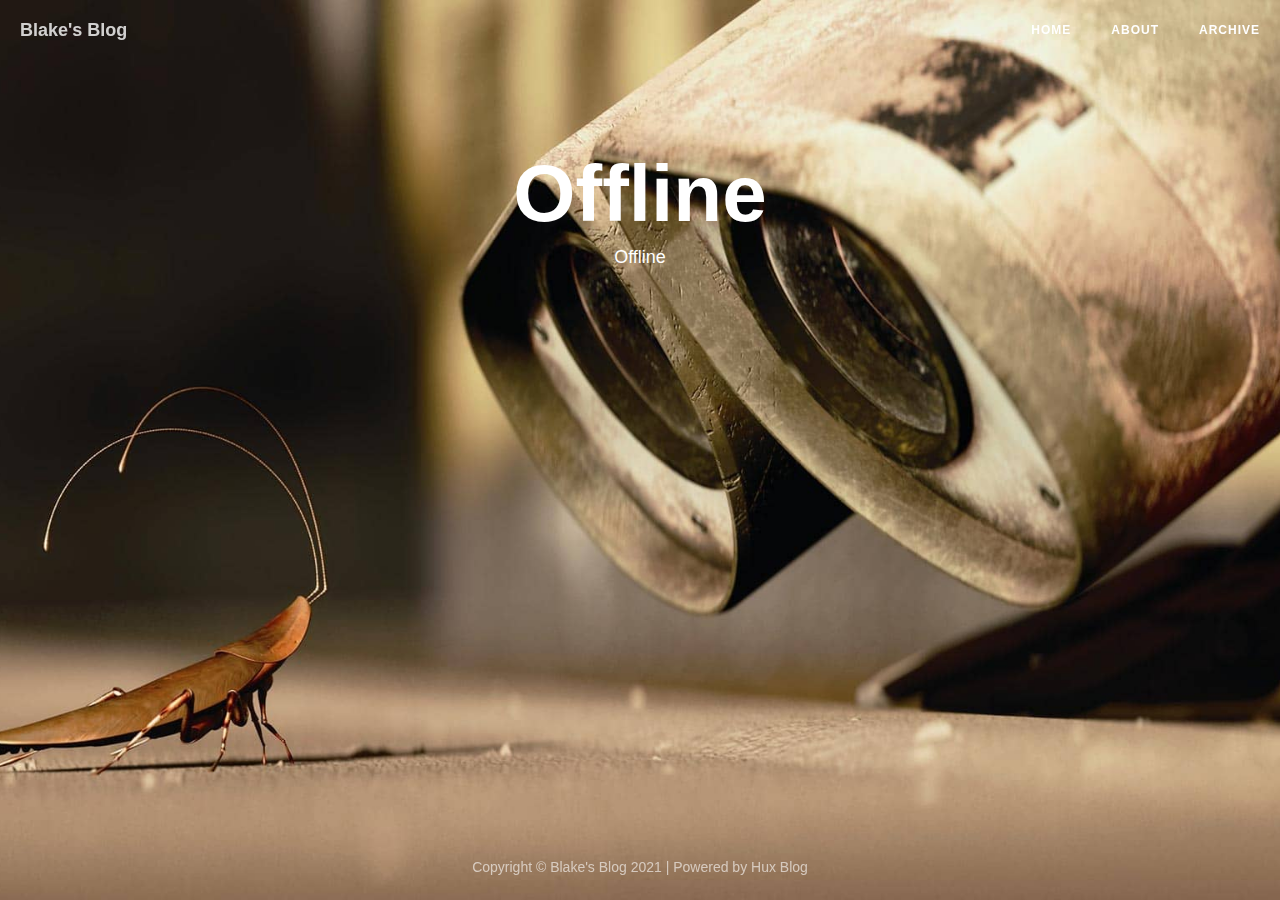
<file: offline.html>
<!DOCTYPE html>
<html lang="en">

<head>
    <meta charset="utf-8">
    <meta http-equiv="X-UA-Compatible" content="IE=edge">
    <meta name="google-site-verification" content="xBT4GhYoi5qRD5tr338pgPM5OWHHIDR6mNg1a3euekI" />
    <meta name="viewport" content="width=device-width, initial-scale=1, viewport-fit=cover">
    <meta name="description" content="A small blog">
    <meta name="keywords"  content="Blake Moya">
    <meta name="theme-color" content="#000000">
    
    <!-- Open Graph -->
    <meta property="og:title" content="Offline - ">
    
    <meta property="og:type" content="website">
    <meta property="og:description" content="Offline">
    
    <meta property="og:image" content="http://0.0.0.0:4000/img/avatar-indirect.jpg">
    <meta property="og:url" content="http://0.0.0.0:4000/offline.html">
    <meta property="og:site_name" content="">
    
    <title>Offline</title>

    <!-- Web App Manifest -->
    <link rel="manifest" href="/pwa/manifest.json">

    <!-- Favicon -->
    <link rel="shortcut icon" href="/img/favicon.ico">
    
    <!-- Canonical URL -->
    <link rel="canonical" href="http://0.0.0.0:4000/offline.html">

    <!-- Bootstrap Core CSS -->
    <link rel="stylesheet" href="/css/bootstrap.min.css">

    <!-- Custom CSS -->
    <link rel="stylesheet" href="/css/hux-blog.min.css">
    <!-- Custom highlighting -->
    <link rel="stylesheet" href="/css/rouge-base16.css">

    <!-- Custom Fonts -->
    <!-- <link href="http://maxcdn.bootstrapcdn.com/font-awesome/4.3.0/css/font-awesome.min.css" rel="stylesheet" type="text/css"> -->
    <!-- Hux change font-awesome CDN to qiniu -->
    <link href="//cdnjs.cloudflare.com/ajax/libs/font-awesome/4.6.3/css/font-awesome.min.css" rel="stylesheet" type="text/css">

    <!-- HTML5 Shim and Respond.js IE8 support of HTML5 elements and media queries -->
    <!-- WARNING: Respond.js doesn't work if you view the page via file:// -->
    <!--[if lt IE 9]>
        <script src="https://oss.maxcdn.com/libs/html5shiv/3.7.0/html5shiv.js"></script>
        <script src="https://oss.maxcdn.com/libs/respond.js/1.4.2/respond.min.js"></script>
    <![endif]-->

    <!-- ga & ba script hoook -->
    <script></script>

    <!-- add htmlwidgets files -->
    
    <!-- end htmlwidgets files -->

</head>


<!-- hack iOS CSS :active style -->
<body ontouchstart="">

    <!-- Navigation -->

<nav class="navbar navbar-default navbar-custom navbar-fixed-top">

    <div class="container-fluid">
        <!-- Brand and toggle get grouped for better mobile display -->
        <div class="navbar-header page-scroll">
            <button type="button" class="navbar-toggle">
                <span class="sr-only">Toggle navigation</span>
                <span class="icon-bar"></span>
                <span class="icon-bar"></span>
                <span class="icon-bar"></span>
            </button>
            <a class="navbar-brand" href="/">Blake's Blog</a>
        </div>

        <!-- Collect the nav links, forms, and other content for toggling -->
        <div id="huxblog_navbar">
            <div class="navbar-collapse">
                <ul class="nav navbar-nav navbar-right">
                    <li>
                        <a href="/">Home</a>
                    </li>
                    
                    
                    
                    
                    <li>
                        <a href="/about/">About</a>
                    </li>
                    
                    
                    
                    <li>
                        <a href="/archive/">Archive</a>
                    </li>
                    
                    
                    
                    
                    
                    
                    
                    
                </ul>
            </div>
        </div>
        <!-- /.navbar-collapse -->
    </div>
    <!-- /.container -->
</nav>
<script>
    // Drop Bootstarp low-performance Navbar
    // Use customize navbar with high-quality material design animation
    // in high-perf jank-free CSS3 implementation
    var $body   = document.body;
    var $toggle = document.querySelector('.navbar-toggle');
    var $navbar = document.querySelector('#huxblog_navbar');
    var $collapse = document.querySelector('.navbar-collapse');

    var __HuxNav__ = {
        close: function(){
            $navbar.className = " ";
            // wait until animation end.
            setTimeout(function(){
                // prevent frequently toggle
                if($navbar.className.indexOf('in') < 0) {
                    $collapse.style.height = "0px"
                }
            },400)
        },
        open: function(){
            $collapse.style.height = "auto"
            $navbar.className += " in";
        }
    }

    // Bind Event
    $toggle.addEventListener('click', function(e){
        if ($navbar.className.indexOf('in') > 0) {
            __HuxNav__.close()
        }else{
            __HuxNav__.open()
        }
    })

    /**
     * Since Fastclick is used to delegate 'touchstart' globally
     * to hack 300ms delay in iOS by performing a fake 'click',
     * Using 'e.stopPropagation' to stop 'touchstart' event from 
     * $toggle/$collapse will break global delegation.
     * 
     * Instead, we use a 'e.target' filter to prevent handler
     * added to document close HuxNav.  
     *
     * Also, we use 'click' instead of 'touchstart' as compromise
     */
    document.addEventListener('click', function(e){
        if(e.target == $toggle) return;
        if(e.target.className == 'icon-bar') return;
        __HuxNav__.close();
    })
</script>


    <!-- Page Header -->







<header class="intro-header" style="background-image: url('/img/404-bg.jpg')">
  <div class="container">
    <div class="row">
      <div class="col-lg-8 col-lg-offset-2 col-md-10 col-md-offset-1">
        
        <div class="site-heading">
        
          <h1>Offline</h1>
          <span class="subheading">Offline</span>
        </div>
      </div>
    </div>
  </div>
</header>


<script>
	document.body.classList.add('page-fullscreen');
</script>


    <!-- Footer -->
<footer>
    <div class="container">
        <div class="row">
            <div class="col-lg-8 col-lg-offset-2 col-md-10 col-md-offset-1">
                <!-- SNS Link -->
                


<ul class="list-inline text-center">


  
  
  <li>
    <a href="https://twitter.com/blakeemoya" target="_blank">
      <span class="fa-stack fa-lg">
        <i class="fa fa-circle fa-stack-2x"></i>
        <i class="fa fa-twitter fa-stack-1x fa-inverse"></i>
      </span>
    </a>
  </li>
  
  
  
  
  
  <li>
    <a target="_blank" href="https://github.com/blakemoya" target="_blank">
      <span class="fa-stack fa-lg">
        <i class="fa fa-circle fa-stack-2x"></i>
        <i class="fa fa-github fa-stack-1x fa-inverse"></i>
      </span>
    </a>
  </li>
  
  
  <li>
    <a target="_blank" href="https://www.linkedin.com/in/blake-moya" target="_blank">
      <span class="fa-stack fa-lg">
        <i class="fa fa-circle fa-stack-2x"></i>
        <i class="fa fa-linkedin fa-stack-1x fa-inverse"></i>
      </span>
    </a>
  </li>
  
</ul>

                <p class="copyright text-muted">
                    Copyright &copy; Blake's Blog 2021 | Powered by <a href="http://huangxuan.me">Hux Blog</a>
                </p>
            </div>
        </div>
    </div>
</footer>

<!-- jQuery -->
<script src="/js/jquery.min.js "></script>

<!-- Bootstrap Core JavaScript -->
<!-- Currently, only navbar scroll-down effect at desktop still depends on this -->
<script src="/js/bootstrap.min.js "></script>

<!-- Custom Theme JavaScript -->
<script src="/js/hux-blog.min.js "></script>

<!-- Service Worker -->

<script src="/js/snackbar.js "></script>
<script src="/js/sw-registration.js "></script>


<!-- async load function -->
<script>
    function async(u, c) {
        var d = document, t = 'script',
            o = d.createElement(t),
            s = d.getElementsByTagName(t)[0];
        o.src = u;
        if (c) { o.addEventListener('load', function (e) { c(null, e); }, false); }
        s.parentNode.insertBefore(o, s);
    }
</script>

<!--
     Because of the native support for backtick-style fenced code blocks
     right within the Markdown is landed in Github Pages,
     From V1.6, There is no need for Highlight.js,
     so Huxblog drops it officially.

     - https://github.com/blog/2100-github-pages-now-faster-and-simpler-with-jekyll-3-0
     - https://help.github.com/articles/creating-and-highlighting-code-blocks/
     - https://github.com/jneen/rouge/wiki/list-of-supported-languages-and-lexers
-->
<!--
    <script>
        async("http://cdn.bootcss.com/highlight.js/8.6/highlight.min.js", function(){
            hljs.initHighlightingOnLoad();
        })
    </script>
    <link href="http://cdn.bootcss.com/highlight.js/8.6/styles/github.min.css" rel="stylesheet">
-->







<!--fastClick.js -->
<script>
    async("//cdnjs.cloudflare.com/ajax/libs/fastclick/1.0.6/fastclick.min.js", function () {
        var $nav = document.querySelector("nav");
        if ($nav) FastClick.attach($nav);
    })
</script>


<!-- Google Analytics -->



<!-- Baidu Tongji -->



<!-- Side Catalog -->



<!-- Multi-Lingual -->



<!-- Image to hack wechat -->
<!-- <img src="/img/icon_wechat.png" width="0" height="0" /> -->
<!-- Migrate from head to bottom, no longer block render and still work -->

</body>

</html>
</file>
<file: css/rouge-base16.css>
.highlight,
pre.highlight {
  background: #fff;
  color: #000;
}
.highlight .n {
  color: #151515
}
.highlight table td { padding: 5px; }
.highlight table pre { margin: 0; }
.highlight, .highlight .w {
  color: #303030;
}
.highlight .err {
  color: #151515;
  background-color: #ac4142;
}
.highlight .c, .highlight .ch, .highlight .cd, .highlight .cm, .highlight .cpf, .highlight .c1, .highlight .cs {
  color: #505050;
}
.highlight .cp {
  color: #f4bf75;
}
.highlight .nt {
  color: #f4bf75;
}
.highlight .o, .highlight .ow {
  color: #d0d0d0;
}
.highlight .p, .highlight .pi {
  color: #d0d0d0;
}
.highlight .gi {
  color: #90a959;
}
.highlight .gd {
  color: #ac4142;
}
.highlight .gh {
  color: #6a9fb5;
  background-color: #151515;
  font-weight: bold;
}
.highlight .k, .highlight .kn, .highlight .kp, .highlight .kr, .highlight .kv {
  color: #aa759f;
}
.highlight .kc {
  color: #d28445;
}
.highlight .kt {
  color: #d28445;
}
.highlight .kd {
  color: #d28445;
}
.highlight .s, .highlight .sa, .highlight .sb, .highlight .sc, .highlight .dl, .highlight .sd, .highlight .s2, .highlight .sh, .highlight .sx, .highlight .s1 {
  color: #90a959;
}
.highlight .sr {
  color: #75b5aa;
}
.highlight .si {
  color: #8f5536;
}
.highlight .se {
  color: #8f5536;
}
.highlight .nn {
  color: #f4bf75;
}
.highlight .nc {
  color: #f4bf75;
}
.highlight .no {
  color: #f4bf75;
}
.highlight .na {
  color: #6a9fb5;
}
.highlight .m, .highlight .mb, .highlight .mf, .highlight .mh, .highlight .mi, .highlight .il, .highlight .mo, .highlight .mx {
  color: #90a959;
}
.highlight .ss {
  color: #90a959;
}
</file>
<file: htmlwidgets_deps/rglwidgetClass-2/rgl.css>
.rglPlayer {
  width: auto;
  height: auto;
}

.rglPlayer .rgl-button {
  width: auto;
  display: inline-block;
  font-size: 75%;
}

.rglPlayer .rgl-slider {
  display: inline-block;
  width: 30%;
}

.rglPlayer .rgl-label {
  display: inline;
  padding-left: 6px;
  padding-right: 6px;
}
</file>
<file: htmlwidgets_deps/crosstalk-1.1.0.1/css/crosstalk.css>
/* Adjust margins outwards, so column contents line up with the edges of the
   parent of container-fluid. */
.container-fluid.crosstalk-bscols {
  margin-left: -30px;
  margin-right: -30px;
  white-space: normal;
}

/* But don't adjust the margins outwards if we're directly under the body,
   i.e. we were the top-level of something at the console. */
body > .container-fluid.crosstalk-bscols {
  margin-left: auto;
  margin-right: auto;
}

.crosstalk-input-checkboxgroup .crosstalk-options-group .crosstalk-options-column {
  display: inline-block;
  padding-right: 12px;
  vertical-align: top;
}

@media only screen and (max-width:480px) {
  .crosstalk-input-checkboxgroup .crosstalk-options-group .crosstalk-options-column {
    display: block;
    padding-right: inherit;
  }
}
</file>
<file: css/hux-blog.min.css>
@media (min-width:1200px){.post-container,.sidebar-container{padding-right:5%}}@media (min-width:768px){.post-container{padding-right:5%}}.sidebar-container{color:#bfbfbf;font-size:14px}.sidebar-container h5{color:#ccc;padding-bottom:1em}.sidebar-container h5 a{color:#ccc!important;text-decoration:none}.sidebar-container a{color:#bfbfbf!important}.sidebar-container a:active,.sidebar-container a:hover{color:#0085a1!important}.sidebar-container .tags a{border-color:#bfbfbf}.sidebar-container .tags a:active,.sidebar-container .tags a:hover{border-color:#0085a1}.sidebar-container .short-about img{width:80%;display:block;border-radius:5px;margin-bottom:20px}.sidebar-container .short-about p{margin-top:0;margin-bottom:20px}.sidebar-container .short-about .list-inline>li{padding-left:0}.catalog-container{padding:0}.side-catalog{display:block;overflow:auto;height:100%;padding-bottom:40px;width:195px}.side-catalog.fixed{position:fixed;top:-21px}.side-catalog.fold .catalog-toggle::before{content:"+"}.side-catalog.fold .catalog-body{display:none}.side-catalog .catalog-toggle::before{content:"−";position:relative;margin-right:5px;bottom:1px}.side-catalog .catalog-body{position:relative;list-style:none;height:auto;overflow:hidden;padding-left:0;padding-right:5px;text-indent:0}.side-catalog .catalog-body li{position:relative;list-style:none}.side-catalog .catalog-body li a{padding-left:10px;max-width:180px;display:inline-block;vertical-align:middle;height:30px;line-height:30px;overflow:hidden;text-decoration:none;white-space:nowrap;text-overflow:ellipsis}.side-catalog .catalog-body .h1_nav,.side-catalog .catalog-body .h2_nav,.side-catalog .catalog-body .h3_nav{margin-left:0;font-size:13px;font-weight:700}.side-catalog .catalog-body .h4_nav,.side-catalog .catalog-body .h5_nav,.side-catalog .catalog-body .h6_nav{margin-left:10px;font-size:12px}.side-catalog .catalog-body .h4_nav a,.side-catalog .catalog-body .h5_nav a,.side-catalog .catalog-body .h6_nav a{max-width:170px}.side-catalog .catalog-body .active{border-radius:4px;background-color:#f5f5f5}.side-catalog .catalog-body .active a{color:#0085a1!important}@media (max-width:1200px){.side-catalog{display:none}}.paper-snackbar{transition-property:opacity,bottom,left,right,width,margin,border-radius;transition-duration:.5s;transition-timing-function:ease;font-size:14px;min-height:14px;background-color:#323232;background-color:#0085a1;position:fixed;display:flex;justify-content:space-between;align-items:center;color:#fff;line-height:22px;padding:18px 24px;bottom:0;opacity:0}@media (min-width:640px){.paper-snackbar{min-width:288px;max-width:568px;display:inline-flex;border-radius:2px;margin:24px;bottom:-100px}}@media (max-width:640px){.paper-snackbar{left:0;right:0}}.paper-snackbar .action{background:inherit;display:inline-block;border:none;font-size:inherit;text-transform:uppercase;color:#ffeb3b;margin:0 0 0 24px;padding:0;min-width:min-content;outline:0}.paper-button{position:relative;padding:4px 0;margin:1em;width:160px;overflow:hidden;user-select:none;color:#000;text-transform:uppercase;border-radius:3px;outline-color:#ccc}.paper-button:hover{cursor:pointer}.paper-button button,.paper-button input[type=submit]{background:inherit;border:none;display:block;width:100%;height:100%;font-size:1em;color:#000;text-transform:uppercase}.paper-button.colored,.paper-button.colored button{color:#4285f4}.paper-button.raised-button.colored{background-color:#4285f4}.paper-button .raised-button{box-shadow:0 2px 5px 0 rgba(0,0,0,.26)}.paper-button.raised-button.colored{background:#4285f4;color:#fff}.paper-button[disabled]{background-color:#eaeaea!important;color:#a8a8a8!important;cursor:auto}.paper-button:hover{background-color:#eaeaea}.paper-button.raised-button.colored:hover{background-color:#3367d6}button.paper-button{border:0;font-size:1em;line-height:25px;background-color:#fff}.paper-button input[type=submit]{outline-color:#ccc}.paper-button.colored.raised-button input[type=submit]{color:#fff}.paper-shadow-animated.paper-shadow{transition:box-shadow .28s cubic-bezier(.4,0,.2,1)}.paper-shadow-top-z-1{box-shadow:0 2px 10px 0 rgba(0,0,0,.16)}.paper-shadow-bottom-z-1{box-shadow:0 2px 5px 0 rgba(0,0,0,.26)}.paper-shadow-top-z-2{box-shadow:0 6px 20px 0 rgba(0,0,0,.19)}.paper-shadow-bottom-z-2{box-shadow:0 8px 17px 0 rgba(0,0,0,.2)}.paper-shadow-top-z-3{box-shadow:0 17px 50px 0 rgba(0,0,0,.19)}.paper-shadow-bottom-z-3{box-shadow:0 12px 15px 0 rgba(0,0,0,.24)}.paper-shadow-top-z-4{box-shadow:0 25px 55px 0 rgba(0,0,0,.21)}.card{background:#fff;width:300px;height:300px;position:relative;margin:16px;border-radius:2px}.highlight,pre.highlight{background:#282c34;color:#abb2bf}.highlight pre{background:#282c34}.highlight .hll{background:#282c34}.highlight .c{color:#5c6370;font-style:italic}.highlight .err{color:#960050;background-color:#1e0010}.language-coq .highlight .err{background-color:transparent}.highlight .k,.language-coq .highlight .err{color:#c678dd}.highlight .l{color:#98c379}.highlight .n{color:#abb2bf}.highlight .o{color:#abb2bf}.highlight .p{color:#abb2bf}.highlight .cm{color:#5c6370;font-style:italic}.highlight .cp{color:#5c6370;font-style:italic}.highlight .c1{color:#5c6370;font-style:italic}.highlight .cs{color:#5c6370;font-style:italic}.highlight .ge{font-style:italic}.highlight .gs{font-weight:700}.highlight .kc{color:#c678dd}.highlight .kd{color:#c678dd}.highlight .kn{color:#c678dd}.highlight .kp{color:#c678dd}.highlight .kr{color:#c678dd}.highlight .kt{color:#c678dd}.highlight .ld{color:#98c379}.highlight .m{color:#d19a66}.highlight .s{color:#98c379}.highlight .na{color:#d19a66}.highlight .nb{color:#e5c07b}.highlight .nc{color:#e5c07b}.highlight .no{color:#e5c07b}.highlight .nd{color:#e5c07b}.highlight .ni{color:#e5c07b}.highlight .ne{color:#e5c07b}.highlight .nf{color:#abb2bf}.highlight .nl{color:#e5c07b}.highlight .nn{color:#abb2bf}.highlight .nx{color:#abb2bf}.highlight .py{color:#e5c07b}.highlight .nt{color:#e06c75}.highlight .nv{color:#e5c07b}.highlight .ow{font-weight:700}.highlight .w{color:#f8f8f2}.highlight .mf{color:#d19a66}.highlight .mh{color:#d19a66}.highlight .mi{color:#d19a66}.highlight .mo{color:#d19a66}.highlight .sb{color:#98c379}.highlight .sc{color:#98c379}.highlight .sd{color:#98c379}.highlight .s2{color:#98c379}.highlight .se{color:#98c379}.highlight .sh{color:#98c379}.highlight .si{color:#98c379}.highlight .sx{color:#98c379}.highlight .sr{color:#56b6c2}.highlight .s1{color:#98c379}.highlight .ss{color:#56b6c2}.highlight .bp{color:#e5c07b}.highlight .vc{color:#e5c07b}.highlight .vg{color:#e5c07b}.highlight .vi{color:#e06c75}.highlight .il{color:#d19a66}.highlight .gu{color:#75715e}.highlight .gd{color:#f92672}.highlight .gi{color:#a6e22e}.highlighter-rouge .highlight{margin-bottom:10px;border-radius:6px}.highlighter-rouge .highlight pre{font-size:14px;line-height:1.5;color:#555;background:0 0;border:0;margin:0;padding:0;word-wrap:normal}.highlighter-rouge .highlight .rouge-table .rouge-code,.highlighter-rouge .highlight .rouge-table .rouge-gutter{border:0!important}.highlighter-rouge .highlight .rouge-code pre{color:#abb2bf}.highlighter-rouge .highlight .table-responsive{margin:0;border:0}.highlighter-rouge .highlight .table{margin:0;table-layout:fixed}.highlighter-rouge .highlight table>tbody>tr>td{margin:0;border:0;padding:0}.highlighter-rouge .highlight table>tbody>tr>td>pre{padding:14px}.highlighter-rouge .highlight td.rouge-gutter{width:56px}.highlighter-rouge .highlight .lineno{text-align:right;border-radius:0}@media (max-width:480px){.highlighter-rouge .highlight{margin-left:-15px;margin-right:-15px;border-radius:0}.highlighter-rouge .highlight td.rouge-gutter{width:36px}.highlighter-rouge .highlight table>tbody>tr>td>pre{padding:14px 10px}}body{font-family:-apple-system,BlinkMacSystemFont,"Helvetica Neue",Arial,"PingFang SC","Hiragino Sans GB",STHeiti,"Microsoft YaHei","Microsoft JhengHei","Source Han Sans SC","Noto Sans CJK SC","Source Han Sans CN","Noto Sans SC","Source Han Sans TC","Noto Sans CJK TC","WenQuanYi Micro Hei",SimSun,sans-serif;line-height:1.7;font-size:16px;color:#404040;overflow-x:hidden;text-rendering:auto;-webkit-font-smoothing:antialiased;-moz-osx-font-smoothing:grayscale}p{margin:30px 0}@media screen and (max-width:768px){p{margin:25px 0}}h1,h2,h3,h4,h5,h6{font-family:-apple-system,BlinkMacSystemFont,"Helvetica Neue",Arial,"PingFang SC","Hiragino Sans GB",STHeiti,"Microsoft YaHei","Microsoft JhengHei","Source Han Sans SC","Noto Sans CJK SC","Source Han Sans CN","Noto Sans SC","Source Han Sans TC","Noto Sans CJK TC","WenQuanYi Micro Hei",SimSun,sans-serif;line-height:1.7;line-height:1.1;font-weight:700}h4{font-size:21px}a{color:#404040}a:focus,a:hover{color:#0085a1}a img:focus,a img:hover{cursor:zoom-in}article{overflow:hidden}blockquote{color:gray;font-style:italic;font-size:.95em;margin:20px 0 20px}blockquote p{margin:0}small.img-hint{display:block;margin-top:-20px;text-align:center}br+small.img-hint{margin-top:-40px}img.shadow{box-shadow:rgba(0,0,0,.258824) 0 2px 5px 0}select{-webkit-appearance:none;margin-top:15px;color:#337ab7;border-color:#337ab7;padding:0 .4em;background:#fff}select.sel-lang{min-height:28px;font-size:14px}table{margin-top:10px}table.table>tbody td,table.table>tbody th,table.table>thead td,table.table>thead th{border:1px solid #eee!important}@media screen and (max-width:767px){.table-responsive{border:0}}hr.small{max-width:100px;margin:15px auto;border-width:4px;border-color:#fff}.table-responsive,pre{-webkit-overflow-scrolling:touch}pre code{display:block;width:auto;white-space:pre;word-wrap:normal}code,kbd,pre,samp{font-family:"Fira Code",Menlo,Monaco,Consolas,"Courier New",monospace}.postlist-container{margin-bottom:15px}.post-container a{color:#337ab7}.post-container a:focus,.post-container a:hover{color:#0085a1}.post-container h1,.post-container h2,.post-container h3,.post-container h4,.post-container h5,.post-container h6{margin:50px 0 20px;line-height:1.4}.post-container h1+p,.post-container h2+p,.post-container h3+p,.post-container h4+p,.post-container h5+p,.post-container h6+p{margin-top:20px}.post-container h2::before{content:" ";display:block;border-bottom:1px solid #ececec;margin-top:44px;margin-bottom:30px}.post-container h4{font-size:22px;font-weight:600;color:gray}.post-container h4+p{margin-top:10px}.post-container h5,.post-container h6{font-size:20px;font-weight:600;color:gray}.post-container h5+p,.post-container h6+p{margin-top:10px}@media screen and (max-width:768px){.post-container h1{font-size:30px}.post-container h2{font-size:22px}.post-container h3{font-size:20px}.post-container h4{font-size:19px}.post-container h5,.post-container h6{font-size:18px}}.post-container ol,.post-container ul{margin-bottom:40px}@media screen and (max-width:768px){.post-container ol,.post-container ul{padding-left:30px}}@media screen and (max-width:500px){.post-container ol,.post-container ul{padding-left:20px}}.post-container ol ol,.post-container ol ul,.post-container ul ol,.post-container ul ul{margin-bottom:5px}.post-container li p{margin:0;margin-bottom:5px}.post-container li h1,.post-container li h2,.post-container li h3,.post-container li h4,.post-container li h5,.post-container li h6{line-height:2;margin-top:20px}.post-container .pager li{width:48%}.post-container .pager li.next{float:right}.post-container .pager li.previous{float:left}.post-container .pager li>a{width:100%}.post-container .pager li>a>span{color:#ccc;font-weight:400;letter-spacing:.5px}.post-container .anchorjs-link{position:absolute;text-decoration:none!important}@media only screen and (max-width:767px){.navbar-default .navbar-collapse{position:absolute;right:0;border:none;background:#fff;box-shadow:0 5px 10px 2px rgba(0,0,0,.2);box-shadow:rgba(0,0,0,.117647) 0 1px 6px,rgba(0,0,0,.239216) 0 1px 4px;border-radius:2px;width:170px}#huxblog_navbar{opacity:0;transform:scaleX(0);transform-origin:top right;transition:all .2s cubic-bezier(.47,0,.4,.99) 0s;-webkit-transform:scaleX(0);-webkit-transform-origin:top right;-webkit-transition:all .2s cubic-bezier(.47,0,.4,.99) 0s}#huxblog_navbar a{font-size:13px;line-height:28px}#huxblog_navbar .navbar-collapse{height:0;transform:scaleY(0);transform-origin:top right;transition:transform .4s cubic-bezier(.32,1,.23,1) 0s;-webkit-transform:scaleY(0);-webkit-transform-origin:top right;-webkit-transition:-webkit-transform .4s cubic-bezier(.32,1,.23,1) 0s}#huxblog_navbar li{opacity:0;transition:opacity .1s cubic-bezier(.23,1,.32,1) 0s;-webkit-transition:opacity .1s cubic-bezier(.23,1,.32,1) 0s}#huxblog_navbar.in{transform:scaleX(1);-webkit-transform:scaleX(1);opacity:1;transition:all 250ms cubic-bezier(.23,1,.32,1) 0s;-webkit-transition:all 250ms cubic-bezier(.23,1,.32,1) 0s}#huxblog_navbar.in .navbar-collapse{transform:scaleY(1);-webkit-transform:scaleY(1);transition:transform .5s cubic-bezier(.23,1,.32,1);-webkit-transition:-webkit-transform .5s cubic-bezier(.23,1,.32,1)}#huxblog_navbar.in li{opacity:1;transition:opacity 450ms cubic-bezier(.23,1,.32,1) 205ms;-webkit-transition:opacity 450ms cubic-bezier(.23,1,.32,1) 205ms}}.navbar-custom{background:0 0;border:none;position:absolute;top:0;left:0;width:100%;z-index:3;font-family:-apple-system,BlinkMacSystemFont,"Helvetica Neue",Arial,"PingFang SC","Hiragino Sans GB",STHeiti,"Microsoft YaHei","Microsoft JhengHei","Source Han Sans SC","Noto Sans CJK SC","Source Han Sans CN","Noto Sans SC","Source Han Sans TC","Noto Sans CJK TC","WenQuanYi Micro Hei",SimSun,sans-serif;line-height:1.7}.navbar-custom .navbar-brand{font-weight:800;color:#fff;height:56px;line-height:25px}.navbar-custom .navbar-brand:hover{color:rgba(255,255,255,.8)}.navbar-custom .nav li a{text-transform:uppercase;font-size:12px;line-height:20px;font-weight:800;letter-spacing:1px}.navbar-custom .nav li a:active{background:rgba(0,0,0,.12)}@media only screen and (min-width:768px){.navbar-custom{background:0 0;border-bottom:1px solid transparent}.navbar-custom body{font-size:20px}.navbar-custom .navbar-brand{color:#fff;padding:20px;line-height:20px}.navbar-custom .navbar-brand:focus,.navbar-custom .navbar-brand:hover{color:rgba(255,255,255,.8)}.navbar-custom .nav li a{color:#fff;padding:20px}.navbar-custom .nav li a:focus,.navbar-custom .nav li a:hover{color:rgba(255,255,255,.8)}.navbar-custom .nav li a:active{background:0 0}}.navbar-custom.invert .navbar-toggle:active{background-color:rgba(0,0,0,.05)}.navbar-custom.invert .navbar-toggle .icon-bar{background-color:#404040}.navbar-custom.invert .navbar-brand{color:#404040}.navbar-custom.invert .navbar-brand:focus,.navbar-custom.invert .navbar-brand:hover{color:#0085a1}.navbar-custom.invert .nav li a{color:#404040}.navbar-custom.invert .nav li a:focus,.navbar-custom.invert .nav li a:hover{color:#0085a1}@media only screen and (min-width:1170px){.navbar-custom{-webkit-transition:background-color .3s;-moz-transition:background-color .3s;transition:background-color .3s;-webkit-transform:translate3d(0,0,0);-moz-transform:translate3d(0,0,0);-ms-transform:translate3d(0,0,0);-o-transform:translate3d(0,0,0);transform:translate3d(0,0,0);-webkit-backface-visibility:hidden;backface-visibility:hidden}.navbar-custom.is-fixed{position:fixed;top:-61px;background-color:rgba(255,255,255,.9);border-bottom:1px solid #f2f2f2;-webkit-transition:-webkit-transform .3s;-moz-transition:-moz-transform .3s;transition:transform .3s}.navbar-custom.is-fixed .navbar-brand{color:#404040}.navbar-custom.is-fixed .navbar-brand:focus,.navbar-custom.is-fixed .navbar-brand:hover{color:#0085a1}.navbar-custom.is-fixed .nav li a{color:#404040}.navbar-custom.is-fixed .nav li a:focus,.navbar-custom.is-fixed .nav li a:hover{color:#0085a1}.navbar-custom.is-visible{-webkit-transform:translate3d(0,100%,0);-moz-transform:translate3d(0,100%,0);-ms-transform:translate3d(0,100%,0);-o-transform:translate3d(0,100%,0);transform:translate3d(0,100%,0)}}.intro-header{background:no-repeat center center;background-color:#ccc;background-attachment:scroll;-webkit-background-size:cover;-moz-background-size:cover;background-size:cover;-o-background-size:cover;margin-bottom:0}.intro-header.style-text{background:0 0}.intro-header.style-text .page-heading,.intro-header.style-text .post-heading,.intro-header.style-text .site-heading{padding:85px 0 20px;color:#404040}.intro-header.style-text .page-heading .subheading,.intro-header.style-text .post-heading .subheading,.intro-header.style-text .site-heading .subheading{margin-bottom:15px}.intro-header.style-text .tags .tag,.intro-header.style-text .tags a{border-color:#404040;color:#404040}.intro-header.style-text .tags .tag:active,.intro-header.style-text .tags .tag:hover,.intro-header.style-text .tags a:active,.intro-header.style-text .tags a:hover{background-color:rgba(0,0,0,.05)}@media only screen and (min-width:768px){.intro-header{margin-bottom:20px}}.intro-header .page-heading,.intro-header .post-heading,.intro-header .site-heading{padding:85px 0 55px;color:#fff}@media only screen and (min-width:768px){.intro-header .page-heading,.intro-header .post-heading,.intro-header .site-heading{padding:150px 0}}.intro-header .site-heading{padding:95px 0 70px}@media only screen and (min-width:768px){.intro-header .site-heading{padding:150px 0}}.intro-header .page-heading,.intro-header .site-heading{text-align:center}.intro-header .page-heading h1,.intro-header .site-heading h1{margin-top:0;font-size:50px}.intro-header .page-heading .subheading,.intro-header .site-heading .subheading{font-family:-apple-system,BlinkMacSystemFont,"Helvetica Neue",Arial,"PingFang SC","Hiragino Sans GB",STHeiti,"Microsoft YaHei","Microsoft JhengHei","Source Han Sans SC","Noto Sans CJK SC","Source Han Sans CN","Noto Sans SC","Source Han Sans TC","Noto Sans CJK TC","WenQuanYi Micro Hei",SimSun,sans-serif;line-height:1.7;font-size:18px;line-height:1.1;display:block;font-weight:300;margin:10px 0 0}@media only screen and (min-width:768px){.intro-header .page-heading h1,.intro-header .site-heading h1{font-size:80px}}.intro-header .post-heading h1{font-size:30px;margin-bottom:24px}.intro-header .post-heading .meta,.intro-header .post-heading .subheading{line-height:1.1;display:block}.intro-header .post-heading .subheading{font-family:-apple-system,BlinkMacSystemFont,"Helvetica Neue",Arial,"PingFang SC","Hiragino Sans GB",STHeiti,"Microsoft YaHei","Microsoft JhengHei","Source Han Sans SC","Noto Sans CJK SC","Source Han Sans CN","Noto Sans SC","Source Han Sans TC","Noto Sans CJK TC","WenQuanYi Micro Hei",SimSun,sans-serif;line-height:1.7;font-size:17px;line-height:1.4;font-weight:400;margin:10px 0 30px;margin-top:-5px}.intro-header .post-heading .meta{font-family:Lora,'Times New Roman',serif;font-style:italic;font-weight:300;font-size:16px}.intro-header .post-heading .meta a{color:#fff}@media only screen and (min-width:768px){.intro-header .post-heading h1{font-size:55px}.intro-header .post-heading .subheading{font-size:30px}.intro-header .post-heading .meta{font-size:20px}}.intro-header .header-img-credit{position:absolute;bottom:6px;right:9px;color:#fff;opacity:.3;font-size:10px;z-index:1}.intro-header .header-img-credit a{color:#fff}@media only screen and (min-width:768px){.intro-header .header-img-credit{font-size:12px;bottom:10px;right:15px}}.post-preview>a{color:#404040}.post-preview>a:focus,.post-preview>a:hover{text-decoration:none;color:#0085a1}.post-preview>a>.post-title{font-size:21px;line-height:1.3;margin-top:30px;margin-bottom:8px}.post-preview>a>.post-subtitle{font-size:15px;line-height:1.3;margin:0;font-weight:300;margin-bottom:10px}.post-preview>.post-meta{font-family:Lora,'Times New Roman',serif;color:#ccc;font-size:16px;font-style:italic;margin-top:0}.post-preview>.post-meta>a{text-decoration:none;color:#404040}.post-preview>.post-meta>a:focus,.post-preview>.post-meta>a:hover{color:#0085a1;text-decoration:underline}@media only screen and (min-width:768px){.post-preview>a>.post-title{font-size:26px;line-height:1.3;margin-bottom:10px}.post-preview>a>.post-subtitle{font-size:16px}.post-preview .post-meta{font-size:18px}}.post-content-preview{font-size:13px;font-style:italic;color:#a3a3a3}.post-content-preview:hover{color:#0085a1}@media only screen and (min-width:768px){.post-content-preview{font-size:14px}}.section-heading{font-size:36px;margin-top:60px;font-weight:700}.caption{text-align:center;font-size:14px;padding:10px;font-style:italic;margin:0;display:block;border-bottom-right-radius:5px;border-bottom-left-radius:5px}footer{font-size:20px;padding:50px 0 65px}footer .list-inline{margin:0;padding:0}footer .copyright{font-size:14px;text-align:center;margin-bottom:0}footer .copyright a{color:#337ab7}footer .copyright a:focus,footer .copyright a:hover{color:#0085a1}.floating-label-form-group{font-size:14px;position:relative;margin-bottom:0;padding-bottom:.5em;border-bottom:1px solid #eee}.floating-label-form-group input,.floating-label-form-group textarea{z-index:1;position:relative;padding-right:0;padding-left:0;border:none;border-radius:0;font-size:1.5em;background:0 0;box-shadow:none!important;resize:none}.floating-label-form-group label{display:block;z-index:0;position:relative;top:2em;margin:0;font-size:.85em;line-height:1.764705882em;vertical-align:middle;vertical-align:baseline;opacity:0;-webkit-transition:top .3s ease,opacity .3s ease;-moz-transition:top .3s ease,opacity .3s ease;-ms-transition:top .3s ease,opacity .3s ease;transition:top .3s ease,opacity .3s ease}.floating-label-form-group::not(:first-child){padding-left:14px;border-left:1px solid #eee}.floating-label-form-group-with-value label{top:0;opacity:1}.floating-label-form-group-with-focus label{color:#0085a1}form .row:first-child .floating-label-form-group{border-top:1px solid #eee}.btn{font-family:-apple-system,BlinkMacSystemFont,"Helvetica Neue",Arial,"PingFang SC","Hiragino Sans GB",STHeiti,"Microsoft YaHei","Microsoft JhengHei","Source Han Sans SC","Noto Sans CJK SC","Source Han Sans CN","Noto Sans SC","Source Han Sans TC","Noto Sans CJK TC","WenQuanYi Micro Hei",SimSun,sans-serif;line-height:1.7;text-transform:uppercase;font-size:14px;font-weight:800;letter-spacing:1px;border-radius:0;padding:15px 25px}.btn-lg{font-size:16px;padding:25px 35px}.btn-default:focus,.btn-default:hover{background-color:#0085a1;border:1px solid #0085a1;color:#fff}.pager{margin:20px 0 0!important;padding:0!important}.pager li>a,.pager li>span{font-family:-apple-system,BlinkMacSystemFont,"Helvetica Neue",Arial,"PingFang SC","Hiragino Sans GB",STHeiti,"Microsoft YaHei","Microsoft JhengHei","Source Han Sans SC","Noto Sans CJK SC","Source Han Sans CN","Noto Sans SC","Source Han Sans TC","Noto Sans CJK TC","WenQuanYi Micro Hei",SimSun,sans-serif;line-height:1.7;text-transform:uppercase;font-size:13px;font-weight:800;letter-spacing:1px;padding:10px;background-color:#fff;border-radius:0}@media only screen and (min-width:768px){.pager li>a,.pager li>span{font-size:14px;padding:15px 25px}}.pager li>a{color:#404040}.pager li>a:focus,.pager li>a:hover{color:#fff;background-color:#0085a1;border:1px solid #0085a1}.pager li>a:focus>span,.pager li>a:hover>span{color:#fff}.pager .disabled>a,.pager .disabled>a:focus,.pager .disabled>a:hover,.pager .disabled>span{color:#ccc;background-color:#404040;cursor:not-allowed}::-moz-selection{color:#fff;text-shadow:none;background:#0085a1}::selection{color:#fff;text-shadow:none;background:#0085a1}img::selection{color:#fff;background:0 0}img::-moz-selection{color:#fff;background:0 0}.d-none{display:none!important}.tags{margin-bottom:-5px}.tags.tags-sup .tag,.tags.tags-sup a{padding:0 10px 0 12px}.tags .tag,.tags a{display:inline-block;border:1px solid rgba(255,255,255,.8);border-radius:999em;padding:0 10px 0 10px;color:#fff;line-height:24px;font-size:12px;text-decoration:none;margin:0 1px;margin-bottom:6px;cursor:pointer}.tags .tag>sup,.tags a>sup{margin-left:-2px;font-weight:700}.tags .tag:active,.tags .tag:hover,.tags a:active,.tags a:hover{color:#fff;border-color:#fff;background-color:rgba(255,255,255,.4);text-decoration:none}@media only screen and (min-width:768px){.tags .tag,.tags a{margin-right:5px}}#tag-heading{padding:70px 0 60px}@media only screen and (min-width:768px){#tag-heading{padding:55px 0}}#tag_cloud{margin:20px 0 15px 0}#tag_cloud .tag,#tag_cloud a{transition-property:all;transition-duration:.4s;transition-timing-function:ease;font-size:14px;border:none;line-height:28px;margin:0 2px;margin-bottom:8px;background:#f3f5f5}#tag_cloud .tag.focus,#tag_cloud .tag:active,#tag_cloud .tag:hover,#tag_cloud a.focus,#tag_cloud a:active,#tag_cloud a:hover{background-color:#0085a1!important}#tag_cloud .tag.focus,#tag_cloud a.focus{box-shadow:rgba(0,0,0,.117647) 0 1px 6px,rgba(0,0,0,.239216) 0 1px 4px}#tag_cloud .tag.tag-button--all,#tag_cloud a.tag-button--all{font-weight:700;color:#0085a1!important}#tag_cloud .tag.tag-button--all.focus,#tag_cloud .tag.tag-button--all:active,#tag_cloud .tag.tag-button--all:hover,#tag_cloud a.tag-button--all.focus,#tag_cloud a.tag-button--all:active,#tag_cloud a.tag-button--all:hover{background-color:#e4e4e4!important}@media only screen and (min-width:768px){#tag_cloud{margin-bottom:25px}}.tag-comments{font-size:12px}@media only screen and (min-width:768px){.tag-comments{font-size:14px}}.t:first-child{margin-top:0}.listing-seperator{color:#0085a1;font-size:21px!important}.listing-seperator::before{margin-right:5px}@media only screen and (min-width:768px){.listing-seperator{font-size:20px!important;line-height:2!important}}.mini-post-list{margin:20px 0 15px 0}.mini-post-list .tag-text{font-weight:200;font-family:-apple-system,BlinkMacSystemFont,"Helvetica Neue",Arial,"PingFang SC","Hiragino Sans GB",STHeiti,"Microsoft YaHei","Microsoft JhengHei","Source Han Sans SC","Noto Sans CJK SC","Source Han Sans CN","Noto Sans SC","Source Han Sans TC","Noto Sans CJK TC","WenQuanYi Micro Hei",SimSun,sans-serif;line-height:1.7}.mini-post-list .post-preview{position:relative}.mini-post-list .post-preview>a .post-title{font-size:16px;font-weight:500;margin-top:20px}.mini-post-list .post-preview>a .post-subtitle{font-size:13px}.mini-post-list .post-preview>.post-meta{position:absolute;right:5px;bottom:0;margin:0;font-size:12px;line-height:12px}@media only screen and (min-width:768px){.mini-post-list .post-preview{margin-left:20px}.mini-post-list .post-preview>a>.post-title{font-size:18px;line-height:1.3}.mini-post-list .post-preview>a>.post-subtitle{font-size:14px}.mini-post-list .post-preview .post-meta{font-size:18px}}.post-container img{display:block;max-width:100%;height:auto;margin:1.5em auto 1.6em auto}.navbar-default .navbar-toggle:focus,.navbar-default .navbar-toggle:hover{background-color:inherit}.navbar-default .navbar-toggle:active{background-color:rgba(255,255,255,.25)}.navbar-default .navbar-toggle{border-color:transparent;padding:19px 16px;margin-top:2px;margin-right:2px;margin-bottom:2px;border-radius:50%}.navbar-default .navbar-toggle .icon-bar{width:18px;border-radius:0;background-color:#fff}.navbar-default .navbar-toggle .icon-bar+.icon-bar{margin-top:3px}.comment{margin-top:20px}.comment #ds-thread #ds-reset a.ds-like-thread-button{border:1px solid #ddd;border-radius:0;background:#fff;box-shadow:none;text-shadow:none}.comment #ds-thread #ds-reset li.ds-tab a.ds-current{border:1px solid #ddd;border-radius:0;background:#fff;box-shadow:none;text-shadow:none}.comment #ds-thread #ds-reset .ds-textarea-wrapper{background:0 0}.comment #ds-thread #ds-reset .ds-gradient-bg{background:0 0}.comment #ds-thread #ds-reset .ds-post-options{border-bottom:1px solid #ccc}.comment #ds-thread #ds-reset .ds-post-button{border-bottom:1px solid #ccc}.comment #ds-thread #ds-reset .ds-post-button{background:#fff;box-shadow:none}.comment #ds-thread #ds-reset .ds-post-button:hover{background:#eee}#ds-smilies-tooltip ul.ds-smilies-tabs li a{background:#fff!important}.page-fullscreen .intro-header{position:fixed;left:0;top:0;width:100%;height:100%}.page-fullscreen #tag-heading{position:fixed;left:0;top:0;padding-bottom:150px;width:100%;height:100%;display:-webkit-box;-webkit-box-orient:vertical;-webkit-box-pack:center;-webkit-box-align:center;display:-webkit-flex;-webkit-align-items:center;-webkit-justify-content:center;-webkit-flex-direction:column;display:flex;align-items:center;justify-content:center;flex-direction:column}.page-fullscreen footer{position:absolute;width:100%;bottom:0;padding-bottom:20px;opacity:.6;color:#fff}.page-fullscreen footer .copyright{color:#fff}.page-fullscreen footer .copyright a{color:#fff}.page-fullscreen footer .copyright a:hover{color:#ddd}.MathJax_SVG_Display{overflow:auto;-webkit-overflow-scrolling:touch}.html-widget{margin:auto}
</file>
